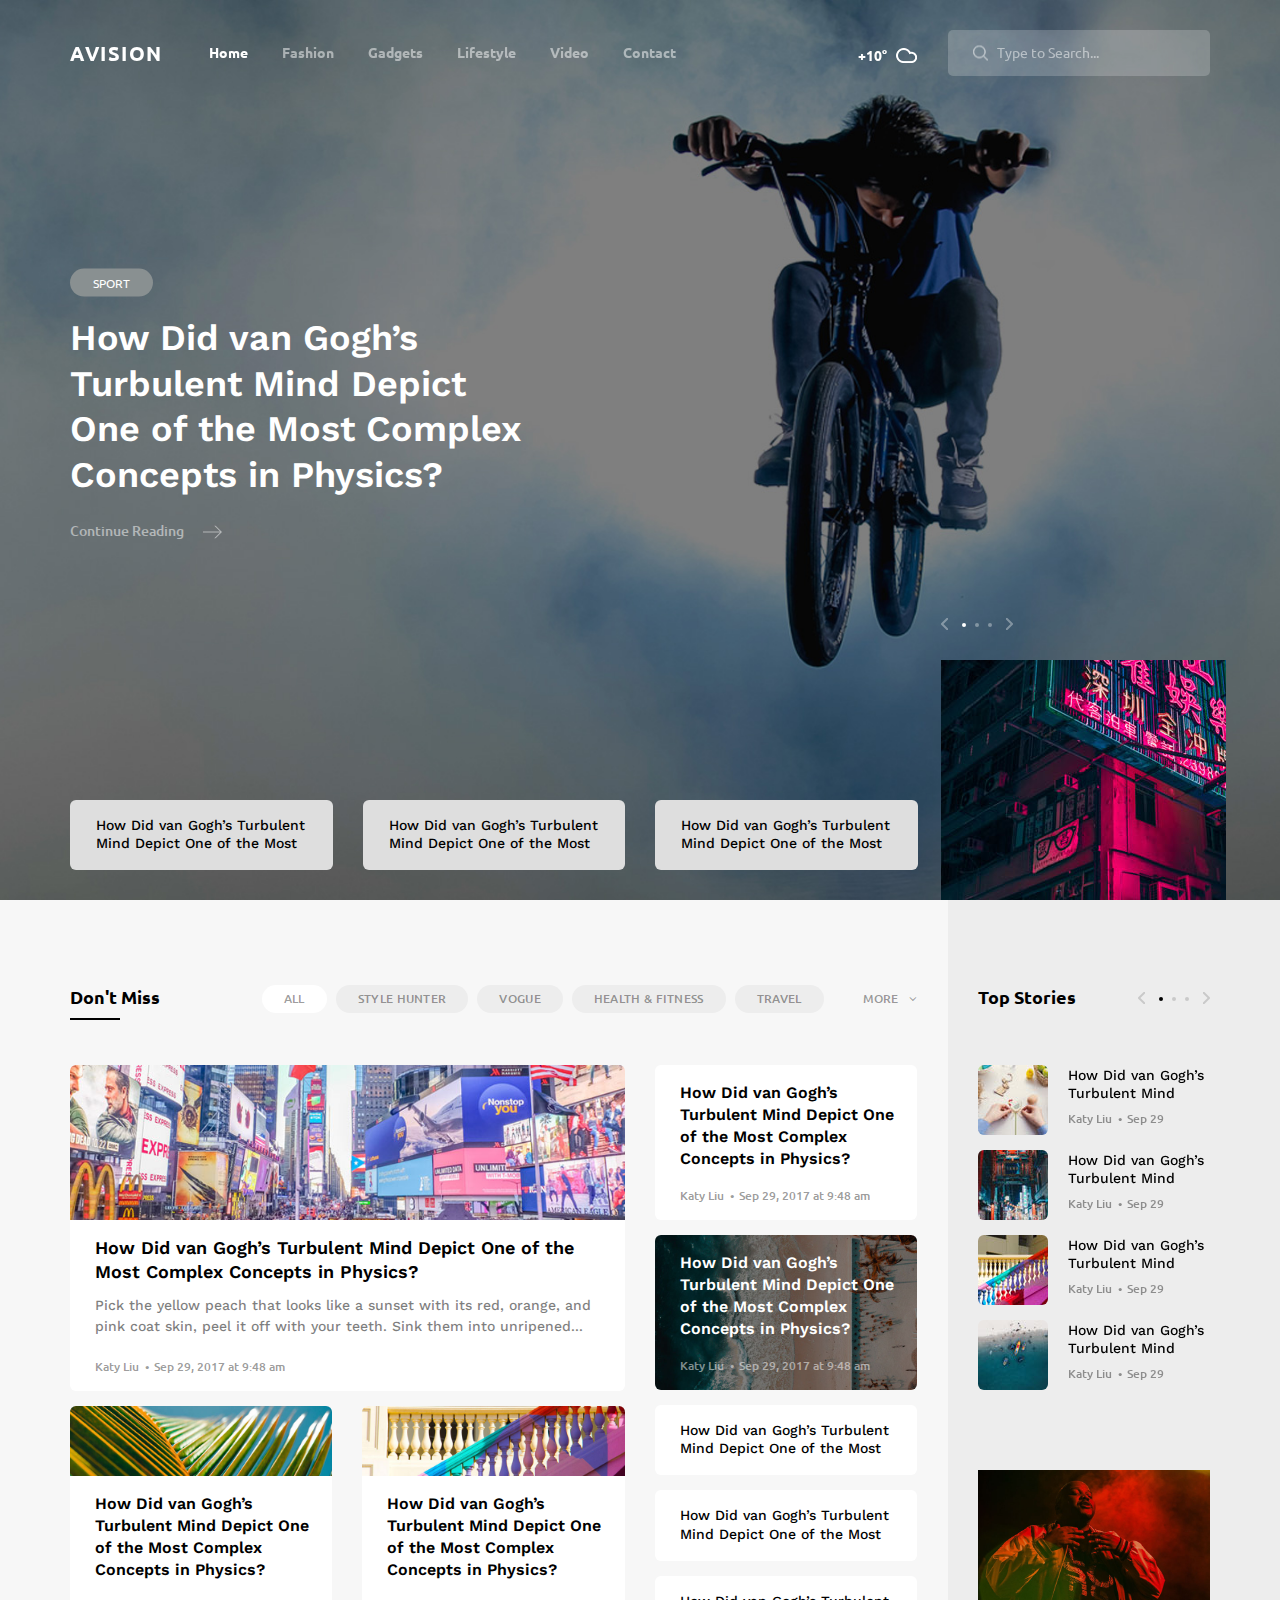
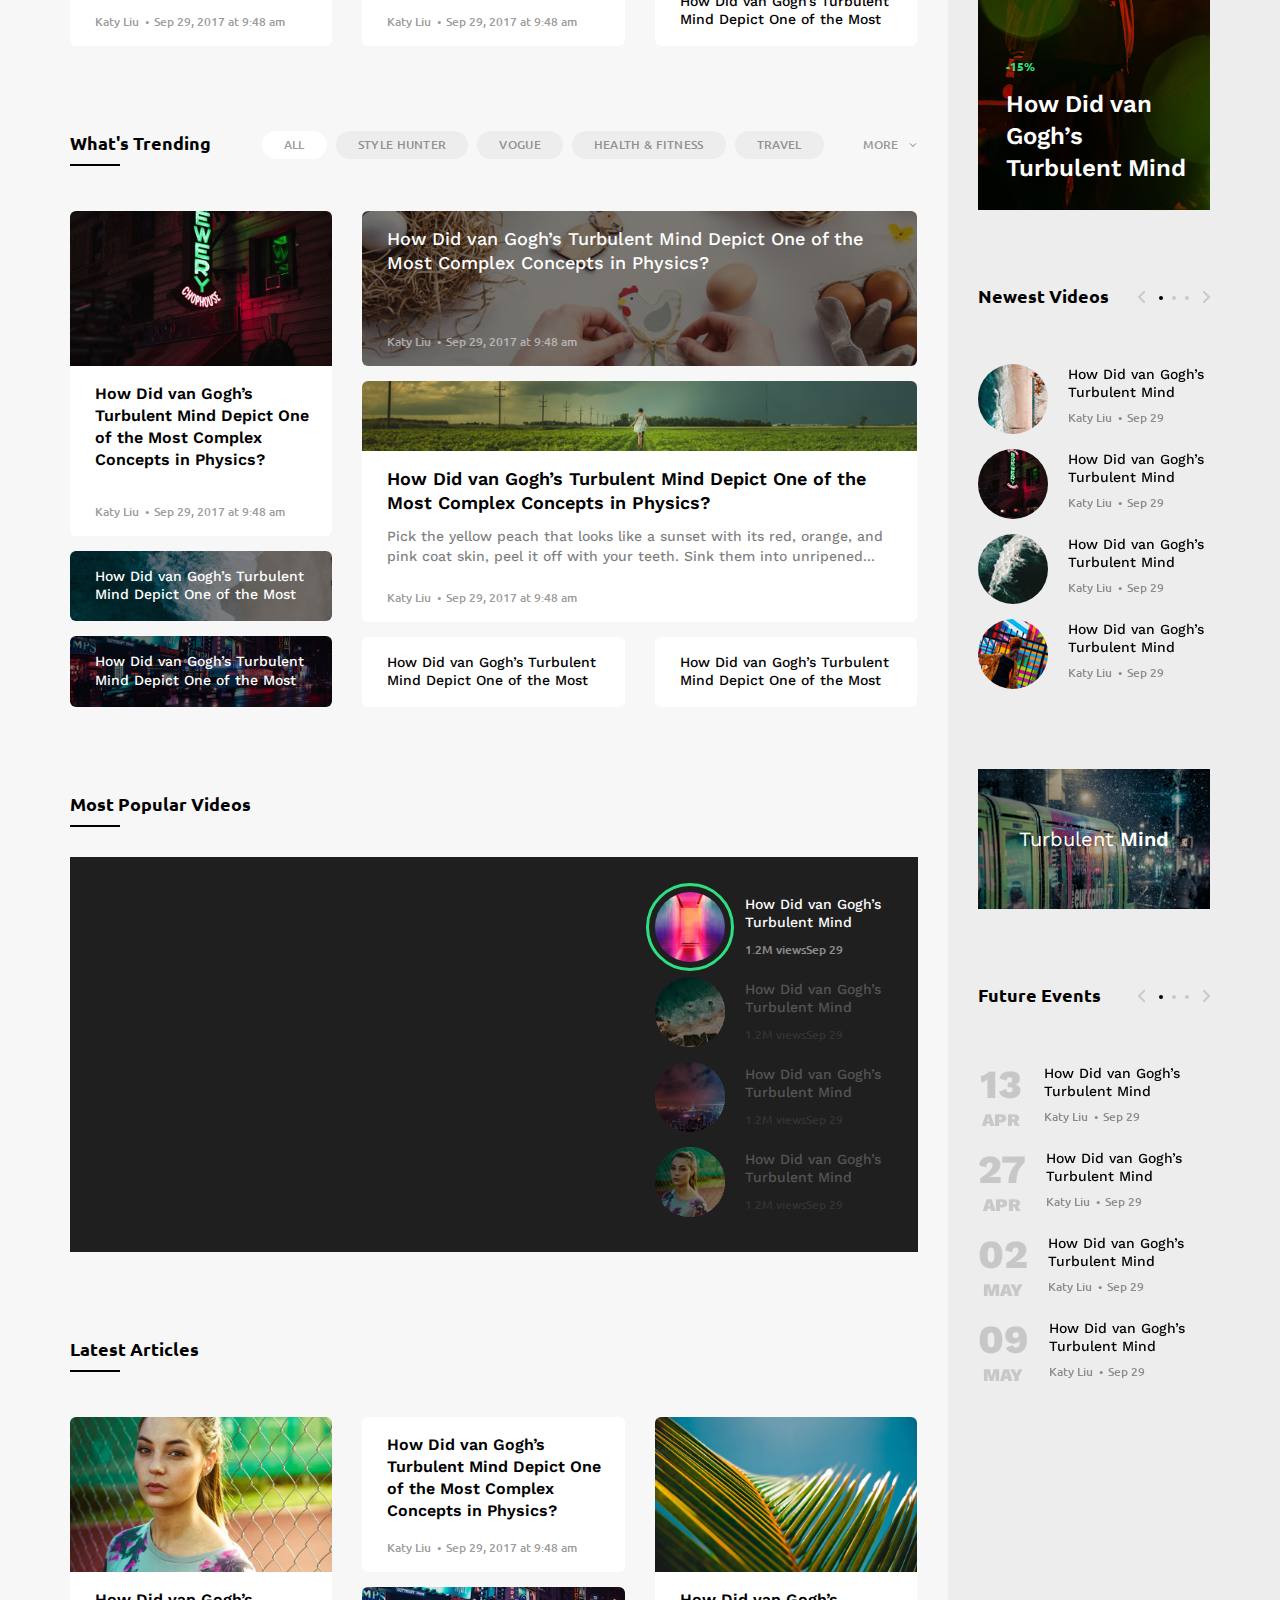
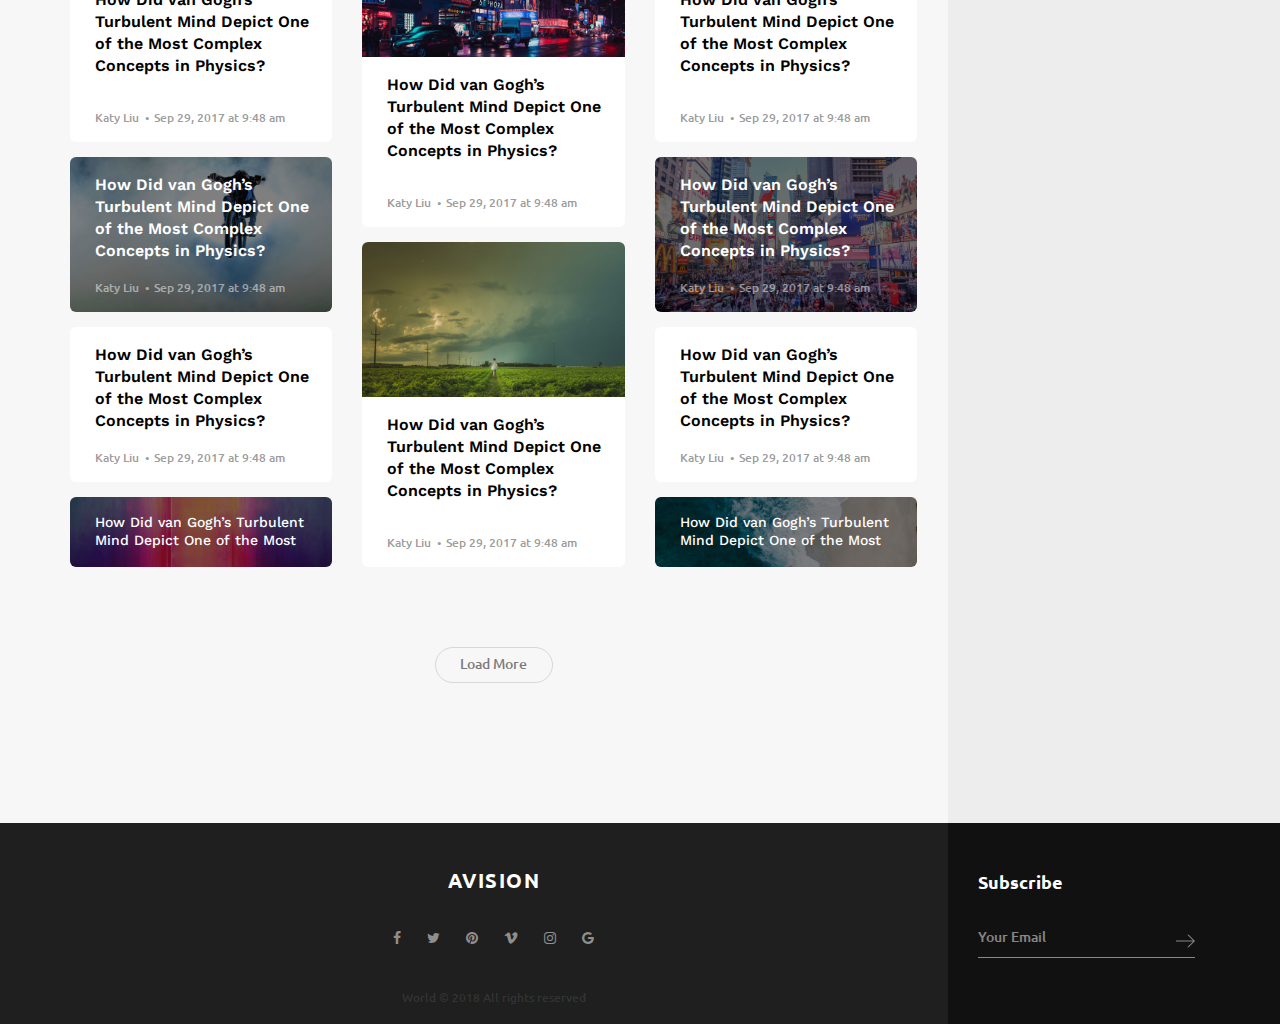
<file: index.html>
<!DOCTYPE html>
<html lang="en">
<head>
<title>Avision</title>
<meta charset="utf-8">
<meta http-equiv="X-UA-Compatible" content="IE=edge">
<meta name="description" content="Demo project">
<meta name="viewport" content="width=device-width, initial-scale=1">
<link rel="stylesheet" type="text/css" href="styles/bootstrap4/bootstrap.min.css">
<link href="plugins/font-awesome-4.7.0/css/font-awesome.min.css" rel="stylesheet" type="text/css">
<link rel="stylesheet" type="text/css" href="plugins/OwlCarousel2-2.2.1/owl.carousel.css">
<link rel="stylesheet" type="text/css" href="plugins/OwlCarousel2-2.2.1/owl.theme.default.css">
<link rel="stylesheet" type="text/css" href="plugins/OwlCarousel2-2.2.1/animate.css">
<link rel="stylesheet" type="text/css" href="plugins/jquery.mb.YTPlayer-3.1.12/jquery.mb.YTPlayer.css">
<link rel="stylesheet" type="text/css" href="styles/main_styles.css">
<link rel="stylesheet" type="text/css" href="styles/responsive.css">
</head>
<body>

<div class="super_container">

	<!-- Header -->

	<header class="header">
		<div class="container">
			<div class="row">
				<div class="col">
					<div class="header_content d-flex flex-row align-items-center justify-content-start">
						<div class="logo"><a href="#">avision</a></div>
						<nav class="main_nav">
							<ul>
								<li class="active"><a href="index.html">Home</a></li>
								<li><a href="#">Fashion</a></li>
								<li><a href="#">Gadgets</a></li>
								<li><a href="#">Lifestyle</a></li>
								<li><a href="#">Video</a></li>
								<li><a href="contact.html">Contact</a></li>
							</ul>
						</nav>
						<div class="search_container ml-auto">
							<div class="weather">
								<div class="temperature">+10°</div>
								<img class="weather_icon" src="images/cloud.png" alt="">
							</div>
							<form action="#">
								<input type="search" class="header_search_input" required="required" placeholder="Type to Search...">
								<img class="header_search_icon" src="images/search.png" alt="">
							</form>
							
						</div>
						<div class="hamburger ml-auto menu_mm">
							<i class="fa fa-bars trans_200 menu_mm" aria-hidden="true"></i>
						</div>
					</div>
				</div>
			</div>
		</div>
	</header>

	<!-- Menu -->

	<div class="menu d-flex flex-column align-items-end justify-content-start text-right menu_mm trans_400">
		<div class="menu_close_container"><div class="menu_close"><div></div><div></div></div></div>
		<div class="logo menu_mm"><a href="#">Avision</a></div>
		<div class="search">
			<form action="#">
				<input type="search" class="header_search_input menu_mm" required="required" placeholder="Type to Search...">
				<img class="header_search_icon menu_mm" src="images/search_2.png" alt="">
			</form>
		</div>
		<nav class="menu_nav">
			<ul class="menu_mm">
				<li class="menu_mm"><a href="index.html">home</a></li>
				<li class="menu_mm"><a href="#">Fashion</a></li>
				<li class="menu_mm"><a href="#">Gadgets</a></li>
				<li class="menu_mm"><a href="#">Lifestyle</a></li>
				<li class="menu_mm"><a href="#">Video</a></li>
				<li class="menu_mm"><a href="contact.html">Contact</a></li>
			</ul>
		</nav>
	</div>
	
	<!-- Home -->

	<div class="home">
		
		<!-- Home Slider -->

		<div class="home_slider_container">
			<div class="owl-carousel owl-theme home_slider">
				
				<!-- Slider Item -->
				<div class="owl-item">
					<div class="home_slider_background" style="background-image:url(images/home_slider.jpg)"></div>
					<div class="home_slider_content_container">
						<div class="container">
							<div class="row">
								<div class="col">
									<div class="home_slider_content">
										<div class="home_slider_item_category trans_200"><a href="category.html" class="trans_200">sport</a></div>
										<div class="home_slider_item_title">
											<a href="post.html">How Did van Gogh’s Turbulent Mind Depict One of the Most Complex Concepts in Physics?</a>
										</div>
										<div class="home_slider_item_link">
											<a href="post.html" class="trans_200">Continue Reading
												<svg version="1.1" id="link_arrow_1" xmlns="http://www.w3.org/2000/svg" xmlns:xlink="http://www.w3.org/1999/xlink" x="0px" y="0px"
													 width="19px" height="13px" viewBox="0 0 19 13" enable-background="new 0 0 19 13" xml:space="preserve">
													<polygon fill="#FFFFFF" points="12.475,0 11.061,0 17.081,6.021 0,6.021 0,7.021 17.038,7.021 11.06,13 12.474,13 18.974,6.5 "/>
												</svg>
											</a>
										</div>
									</div>
								</div>
							</div>
						</div>
					</div>

					<!-- Similar Posts -->
					<div class="similar_posts_container">
						<div class="container">
							<div class="row d-flex flex-row align-items-end">

								<!-- Similar Post -->
								<div class="col-lg-3 col-md-6 similar_post_col">
									<div class="similar_post trans_200">
										<a href="post.html">How Did van Gogh’s Turbulent Mind Depict One of the Most</a>
									</div>
								</div>

								<!-- Similar Post -->
								<div class="col-lg-3 col-md-6 similar_post_col">
									<div class="similar_post trans_200">
										<a href="post.html">How Did van Gogh’s Turbulent Mind Depict One of the Most</a>
									</div>
								</div>

								<!-- Similar Post -->
								<div class="col-lg-3 col-md-6 similar_post_col">
									<div class="similar_post trans_200">
										<a href="post.html">How Did van Gogh’s Turbulent Mind Depict One of the Most</a>
									</div>
								</div>

							</div>
						</div>
						
						<div class="home_slider_next_container">
							<div class="home_slider_next" style="background-image:url(images/home_slider_next.jpg)">
								<div class="home_slider_next_background trans_400"></div>
								<div class="home_slider_next_content trans_400">
									<div class="home_slider_next_title">next</div>
									<div class="home_slider_next_link">How Did van Gogh’s Turbulent Mind Depict One of the Most Complex Concepts in Physics?</div>
								</div>
							</div>
						</div>

					</div>
				</div>

				<!-- Slider Item -->
				<div class="owl-item">
					<div class="home_slider_background" style="background-image:url(images/home_slider.jpg)"></div>
					<div class="home_slider_content_container">
						<div class="container">
							<div class="row">
								<div class="col">
									<div class="home_slider_content">
										<div class="home_slider_item_category trans_200"><a href="category.html" class="trans_200">sport</a></div>
										<div class="home_slider_item_title">
											<a href="post.html">How Did van Gogh’s Turbulent Mind Depict One of the Most Complex Concepts in Physics?</a>
										</div>
										<div class="home_slider_item_link">
											<a href="post.html" class="trans_200">Continue Reading
												<svg version="1.1" id="link_arrow_1" xmlns="http://www.w3.org/2000/svg" xmlns:xlink="http://www.w3.org/1999/xlink" x="0px" y="0px"
													 width="19px" height="13px" viewBox="0 0 19 13" enable-background="new 0 0 19 13" xml:space="preserve">
													<polygon fill="#FFFFFF" points="12.475,0 11.061,0 17.081,6.021 0,6.021 0,7.021 17.038,7.021 11.06,13 12.474,13 18.974,6.5 "/>
												</svg>
											</a>
										</div>
									</div>
								</div>
							</div>
						</div>
					</div>

					<!-- Similar Posts -->
					<div class="similar_posts_container">
						<div class="container">
							<div class="row d-flex flex-row align-items-end">

								<!-- Similar Post -->
								<div class="col-lg-3 col-md-6 similar_post_col">
									<div class="similar_post trans_200">
										<a href="post.html">How Did van Gogh’s Turbulent Mind Depict One of the Most</a>
									</div>
								</div>

								<!-- Similar Post -->
								<div class="col-lg-3 col-md-6 similar_post_col">
									<div class="similar_post trans_200">
										<a href="post.html">How Did van Gogh’s Turbulent Mind Depict One of the Most</a>
									</div>
								</div>

								<!-- Similar Post -->
								<div class="col-lg-3 col-md-6 similar_post_col">
									<div class="similar_post trans_200">
										<a href="post.html">How Did van Gogh’s Turbulent Mind Depict One of the Most</a>
									</div>
								</div>

							</div>
						</div>
						
						<div class="home_slider_next_container">
							<div class="home_slider_next" style="background-image:url(images/home_slider_next.jpg)">
								<div class="home_slider_next_background trans_400"></div>
								<div class="home_slider_next_content trans_400">
									<div class="home_slider_next_title">next</div>
									<div class="home_slider_next_link">How Did van Gogh’s Turbulent Mind Depict One of the Most Complex Concepts in Physics?</div>
								</div>
							</div>
						</div>

					</div>
				</div>

				<!-- Slider Item -->
				<div class="owl-item">
					<div class="home_slider_background" style="background-image:url(images/home_slider.jpg)"></div>
					<div class="home_slider_content_container">
						<div class="container">
							<div class="row">
								<div class="col">
									<div class="home_slider_content">
										<div class="home_slider_item_category trans_200"><a href="category.html" class="trans_200">sport</a></div>
										<div class="home_slider_item_title">
											<a href="post.html">How Did van Gogh’s Turbulent Mind Depict One of the Most Complex Concepts in Physics?</a>
										</div>
										<div class="home_slider_item_link">
											<a href="post.html" class="trans_200">Continue Reading
												<svg version="1.1" id="link_arrow_1" xmlns="http://www.w3.org/2000/svg" xmlns:xlink="http://www.w3.org/1999/xlink" x="0px" y="0px"
													 width="19px" height="13px" viewBox="0 0 19 13" enable-background="new 0 0 19 13" xml:space="preserve">
													<polygon fill="#FFFFFF" points="12.475,0 11.061,0 17.081,6.021 0,6.021 0,7.021 17.038,7.021 11.06,13 12.474,13 18.974,6.5 "/>
												</svg>
											</a>
										</div>
									</div>
								</div>
							</div>
						</div>
					</div>

					<!-- Similar Posts -->
					<div class="similar_posts_container">
						<div class="container">
							<div class="row d-flex flex-row align-items-end">

								<!-- Similar Post -->
								<div class="col-lg-3 col-md-6 similar_post_col">
									<div class="similar_post trans_200">
										<a href="post.html">How Did van Gogh’s Turbulent Mind Depict One of the Most</a>
									</div>
								</div>

								<!-- Similar Post -->
								<div class="col-lg-3 col-md-6 similar_post_col">
									<div class="similar_post trans_200">
										<a href="post.html">How Did van Gogh’s Turbulent Mind Depict One of the Most</a>
									</div>
								</div>

								<!-- Similar Post -->
								<div class="col-lg-3 col-md-6 similar_post_col">
									<div class="similar_post trans_200">
										<a href="post.html">How Did van Gogh’s Turbulent Mind Depict One of the Most</a>
									</div>
								</div>

							</div>
						</div>
						
						<div class="home_slider_next_container">
							<div class="home_slider_next" style="background-image:url(images/home_slider_next.jpg)">
								<div class="home_slider_next_background trans_400"></div>
								<div class="home_slider_next_content trans_400">
									<div class="home_slider_next_title">next</div>
									<div class="home_slider_next_link">How Did van Gogh’s Turbulent Mind Depict One of the Most Complex Concepts in Physics?</div>
								</div>
							</div>
						</div>

					</div>
				</div>

			</div>

			<div class="custom_nav_container home_slider_nav_container">
				<div class="custom_prev custom_prev_home_slider">
					<svg version="1.1" xmlns="http://www.w3.org/2000/svg" xmlns:xlink="http://www.w3.org/1999/xlink" x="0px" y="0px"
						 width="7px" height="12px" viewBox="0 0 7 12" enable-background="new 0 0 7 12" xml:space="preserve">
						<polyline fill="#FFFFFF" points="0,5.61 5.609,0 7,0 7,1.438 2.438,6 7,10.563 7,12 5.609,12 -0.002,6.39 "/>
					</svg>
				</div>
		        <ul id="custom_dots" class="custom_dots custom_dots_home_slider">
					<li class="custom_dot custom_dot_home_slider active"><span></span></li>
					<li class="custom_dot custom_dot_home_slider"><span></span></li>
					<li class="custom_dot custom_dot_home_slider"><span></span></li>
				</ul>
				<div class="custom_next custom_next_home_slider">
					<svg version="1.1" xmlns="http://www.w3.org/2000/svg" xmlns:xlink="http://www.w3.org/1999/xlink" x="0px" y="0px"
						 width="7px" height="12px" viewBox="0 0 7 12" enable-background="new 0 0 7 12" xml:space="preserve">
						<polyline fill="#FFFFFF" points="6.998,6.39 1.389,12 -0.002,12 -0.002,10.562 4.561,6 -0.002,1.438 -0.002,0 1.389,0 7,5.61 "/>
					</svg>
				</div>
			</div>

		</div>
	</div>
	
	<!-- Page Content -->

	<div class="page_content">
		<div class="container">
			<div class="row row-lg-eq-height">

				<!-- Main Content -->

				<div class="col-lg-9">
					<div class="main_content">

						<!-- Blog Section - Don't Miss -->

						<div class="blog_section">
							<div class="section_panel d-flex flex-row align-items-center justify-content-start">
								<div class="section_title">Don't Miss</div>
								<div class="section_tags ml-auto">
									<ul>
										<li class="active"><a href="category.html">all</a></li>
										<li><a href="category.html">style hunter</a></li>
										<li><a href="category.html">vogue</a></li>
										<li><a href="category.html">health & fitness</a></li>
										<li><a href="category.html">travel</a></li>
									</ul>
								</div>
								<div class="section_panel_more">
									<ul>
										<li>more
											<ul>
												<li><a href="category.html">new look 2018</a></li>
												<li><a href="category.html">street fashion</a></li>
												<li><a href="category.html">business</a></li>
												<li><a href="category.html">recipes</a></li>
												<li><a href="category.html">sport</a></li>
												<li><a href="category.html">celebrities</a></li>
											</ul>
										</li>
									</ul>
								</div>
							</div>
							<div class="section_content">
								<div class="row">
									<div class="col-lg-8">

										<!-- Largest Card With Image -->
										<div class="card card_largest_with_image">
											<img class="card-img-top" src="images/post_1.jpg" alt="https://unsplash.com/@cjtagupa">
											<div class="card-body">
												<div class="card-title"><a href="post.html">How Did van Gogh’s Turbulent Mind Depict One of the Most Complex Concepts in Physics?</a></div>
												<p class="card-text">Pick the yellow peach that looks like a sunset with its red, orange, and pink coat skin, peel it off with your teeth. Sink them into unripened...</p>
												<small class="post_meta"><a href="#">Katy Liu</a><span>Sep 29, 2017 at 9:48 am</span></small>
											</div>
										</div>
										
										<div class="row post_row">

											<div class="col-lg-6">
												
												<!-- Small Card With Image -->
												<div class="card card_small_with_image">
													<img class="card-img-top" src="images/post_2.jpg" alt="https://unsplash.com/@jakobowens1">
													<div class="card-body">
														<div class="card-title card-title-small"><a href="post.html">How Did van Gogh’s Turbulent Mind Depict One of the Most Complex Concepts in Physics?</a></div>
														<small class="post_meta"><a href="#">Katy Liu</a><span>Sep 29, 2017 at 9:48 am</span></small>
													</div>
												</div>
											</div>

											<div class="col-lg-6">
												
												<!-- Small Card With Image -->
												<div class="card card_small_with_image">
													<img class="card-img-top" src="images/post_3.jpg" alt="https://unsplash.com/@jannerboy62">
													<div class="card-body">
														<div class="card-title card-title-small"><a href="post.html">How Did van Gogh’s Turbulent Mind Depict One of the Most Complex Concepts in Physics?</a></div>
														<small class="post_meta"><a href="#">Katy Liu</a><span>Sep 29, 2017 at 9:48 am</span></small>
													</div>
												</div>
											</div>

										</div>
									</div>
									<div class="col-lg-4">
										
										<!-- Small Card Without Image -->
										<div class="card card_default">
											<div class="card-body">
												<div class="card-title card-title-small"><a href="post.html">How Did van Gogh’s Turbulent Mind Depict One of the Most Complex Concepts in Physics?</a></div>
												<small class="post_meta"><a href="#">Katy Liu</a><span>Sep 29, 2017 at 9:48 am</span></small>
											</div>
										</div>

										<!-- Small Card With Background -->
										<div class="card card_default card_small_with_background">
											<div class="card_background" style="background-image:url(images/post_4.jpg)"></div>
											<div class="card-body">
												<div class="card-title card-title-small"><a href="post.html">How Did van Gogh’s Turbulent Mind Depict One of the Most Complex Concepts in Physics?</a></div>
												<small class="post_meta"><a href="#">Katy Liu</a><span>Sep 29, 2017 at 9:48 am</span></small>
											</div>
										</div>

										<!-- Default Card No Image -->

										<div class="card card_default card_default_no_image">
											<div class="card-body">
												<div class="card-title card-title-small"><a href="post.html">How Did van Gogh’s Turbulent Mind Depict One of the Most</a></div>
											</div>
										</div>

										<!-- Default Card No Image -->

										<div class="card card_default card_default_no_image">
											<div class="card-body">
												<div class="card-title card-title-small"><a href="post.html">How Did van Gogh’s Turbulent Mind Depict One of the Most</a></div>
											</div>
										</div>

										<!-- Default Card No Image -->

										<div class="card card_default card_default_no_image">
											<div class="card-body">
												<div class="card-title card-title-small"><a href="post.html">How Did van Gogh’s Turbulent Mind Depict One of the Most</a></div>
											</div>
										</div>
										
									</div>
								</div>
							</div>
						</div>

						<!-- Blog Section - What's Trending -->

						<div class="blog_section">
							<div class="section_panel d-flex flex-row align-items-center justify-content-start">
								<div class="section_title">What's Trending</div>
								<div class="section_tags ml-auto">
									<ul>
										<li class="active"><a href="category.html">all</a></li>
										<li><a href="category.html">style hunter</a></li>
										<li><a href="category.html">vogue</a></li>
										<li><a href="category.html">health & fitness</a></li>
										<li><a href="category.html">travel</a></li>
									</ul>
								</div>
								<div class="section_panel_more">
									<ul>
										<li>more
											<ul>
												<li><a href="category.html">new look 2018</a></li>
												<li><a href="category.html">street fashion</a></li>
												<li><a href="category.html">business</a></li>
												<li><a href="category.html">recipes</a></li>
												<li><a href="category.html">sport</a></li>
												<li><a href="category.html">celebrities</a></li>
											</ul>
										</li>
									</ul>
								</div>
							</div>
							<div class="section_content">
								<div class="row">
									<div class="col-lg-4">
										
										<!-- Default Card With Image -->
										<div class="card card_small_with_image">
											<img class="card-img-top" src="images/post_5.jpg" alt="">
											<div class="card-body">
												<div class="card-title card-title-small"><a href="post.html">How Did van Gogh’s Turbulent Mind Depict One of the Most Complex Concepts in Physics?</a></div>
												<small class="post_meta"><a href="#">Katy Liu</a><span>Sep 29, 2017 at 9:48 am</span></small>
											</div>
										</div>

										<!-- Default Card With Background -->

										<div class="card card_default card_default_with_background">
											<div class="card_background" style="background-image:url(images/post_6.jpg)"></div>
											<div class="card-body">
												<div class="card-title card-title-small"><a href="post.html">How Did van Gogh’s Turbulent Mind Depict One of the Most</a></div>
											</div>
										</div>

										<!-- Default Card With Background -->

										<div class="card card_default card_default_with_background">
											<div class="card_background" style="background-image:url(images/post_7.jpg)"></div>
											<div class="card-body">
												<div class="card-title card-title-small"><a href="post.html">How Did van Gogh’s Turbulent Mind Depict One of the Most</a></div>
											</div>
										</div>

									</div>
									<div class="col-lg-8">
										
										<!-- Large Card With Background -->
										<div class="card card_large_with_background">
											<div class="card_background" style="background-image:url(images/post_8.jpg)"></div>
											<div class="card-body">
												<div class="card-title"><a href="post.html">How Did van Gogh’s Turbulent Mind Depict One of the Most Complex Concepts in Physics?</a></div>
												<small class="post_meta"><a href="#">Katy Liu</a><span>Sep 29, 2017 at 9:48 am</span></small>
											</div>
										</div>

										<!-- Large Card With Image -->
										<div class="card">
											<img class="card-img-top" src="images/post_9.jpg" alt="">
											<div class="card-body">
												<div class="card-title"><a href="post.html">How Did van Gogh’s Turbulent Mind Depict One of the Most Complex Concepts in Physics?</a></div>
												<p class="card-text">Pick the yellow peach that looks like a sunset with its red, orange, and pink coat skin, peel it off with your teeth. Sink them into unripened...</p>
												<small class="post_meta"><a href="#">Katy Liu</a><span>Sep 29, 2017 at 9:48 am</span></small>
											</div>
										</div>

										<div class="row">
											<div class="col-lg-6">
												<!-- Default Card No Image -->
												<div class="card card_default card_default_no_image">
													<div class="card-body">
														<div class="card-title card-title-small"><a href="post.html">How Did van Gogh’s Turbulent Mind Depict One of the Most</a></div>
													</div>
												</div>

											</div>

											<div class="col-lg-6">
												<!-- Default Card No Image -->
												<div class="card card_default card_default_no_image">
													<div class="card-body">
														<div class="card-title card-title-small"><a href="post.html">How Did van Gogh’s Turbulent Mind Depict One of the Most</a></div>
													</div>
												</div>

											</div>
										</div>

									</div>
								</div>
							</div>
						</div>

						<!-- Blog Section - Videos -->

						<div class="blog_section">
							<div class="section_panel d-flex flex-row align-items-center justify-content-start">
								<div class="section_title">Most Popular Videos</div>
							</div>
							<div class="section_content">
								<div class="row">
									<div class="col">
										<div class="videos">
											<div class="player_container">
												<div id="P1" class="player" 
												     data-property="{videoURL:'2ScS5kwm7nI',containment:'self',startAt:0,mute:false,autoPlay:false,loop:false,opacity:1}">
												</div>
											</div>
											<div class="playlist">
												<div class="playlist_background"></div>

												<!-- Video -->
												<div class="video_container video_command active" onclick="jQuery('#P1').YTPChangeVideo({videoURL: '2ScS5kwm7nI', mute:false, addRaster:true})">
													<div class="video d-flex flex-row align-items-center justify-content-start">
														<div class="video_image"><div><img src="images/video_1.jpg" alt=""></div><img class="play_img" src="images/play.png" alt=""></div>
														<div class="video_content">
															<div class="video_title">How Did van Gogh’s Turbulent Mind</div>
															<div class="video_info"><span>1.2M views</span><span>Sep 29</span></div>
														</div>
													</div>
												</div>

												<!-- Video -->
												<div class="video_container video_command" onclick="jQuery('#P1').YTPChangeVideo({videoURL: 'BzMLA8YIgG0', mute:false, addRaster:true})">
													<div class="video d-flex flex-row align-items-center justify-content-start">
														<div class="video_image"><div><img src="images/video_2.jpg" alt=""></div><img class="play_img" src="images/play.png" alt=""></div>
														<div class="video_content">
															<div class="video_title">How Did van Gogh’s Turbulent Mind</div>
															<div class="video_info"><span>1.2M views</span><span>Sep 29</span></div>
														</div>
													</div>
												</div>

												<!-- Video -->
												<div class="video_container video_command" onclick="jQuery('#P1').YTPChangeVideo({videoURL: 'bpbcSdqvtUQ', mute:false, addRaster:true})">
													<div class="video d-flex flex-row align-items-center justify-content-start">
														<div class="video_image"><div><img src="images/video_3.jpg" alt=""></div><img class="play_img" src="images/play.png" alt=""></div>
														<div class="video_content">
															<div class="video_title">How Did van Gogh’s Turbulent Mind</div>
															<div class="video_info"><span>1.2M views</span><span>Sep 29</span></div>
														</div>
													</div>
												</div>

												<!-- Video -->
												<div class="video_container video_command" onclick="jQuery('#P1').YTPChangeVideo({videoURL: 'UjYemgbhJF0', mute:false, addRaster:true})">
													<div class="video d-flex flex-row align-items-center justify-content-start">
														<div class="video_image"><div><img src="images/video_4.jpg" alt=""></div><img class="play_img" src="images/play.png" alt=""></div>
														<div class="video_content">
															<div class="video_title">How Did van Gogh’s Turbulent Mind</div>
															<div class="video_info"><span>1.2M views</span><span>Sep 29</span></div>
														</div>
													</div>
												</div>

											</div>
										</div>
									</div>
								</div>
							</div>
						</div>

						<!-- Blog Section - Latest -->

						<div class="blog_section">
							<div class="section_panel d-flex flex-row align-items-center justify-content-start">
								<div class="section_title">Latest Articles</div>
							</div>
							<div class="section_content">
								<div class="row">
									<div class="col-lg-4">

										<!-- Small Card With Image -->
										<div class="card card_small_with_image">
											<img class="card-img-top" src="images/post_10.jpg" alt="">
											<div class="card-body">
												<div class="card-title card-title-small"><a href="post.html">How Did van Gogh’s Turbulent Mind Depict One of the Most Complex Concepts in Physics?</a></div>
												<small class="post_meta"><a href="#">Katy Liu</a><span>Sep 29, 2017 at 9:48 am</span></small>
											</div>
										</div>

										<!-- Small Card With Background -->
										<div class="card card_default card_small_with_background">
											<div class="card_background" style="background-image:url(images/post_11.jpg)"></div>
											<div class="card-body">
												<div class="card-title card-title-small"><a href="post.html">How Did van Gogh’s Turbulent Mind Depict One of the Most Complex Concepts in Physics?</a></div>
												<small class="post_meta"><a href="#">Katy Liu</a><span>Sep 29, 2017 at 9:48 am</span></small>
											</div>
										</div>

										<!-- Small Card Without Image -->
										<div class="card card_default">
											<div class="card-body">
												<div class="card-title card-title-small"><a href="post.html">How Did van Gogh’s Turbulent Mind Depict One of the Most Complex Concepts in Physics?</a></div>
												<small class="post_meta"><a href="#">Katy Liu</a><span>Sep 29, 2017 at 9:48 am</span></small>
											</div>
										</div>

										<!-- Default Card With Background -->

										<div class="card card_default card_default_with_background">
											<div class="card_background" style="background-image:url(images/post_12.jpg)"></div>
											<div class="card-body">
												<div class="card-title card-title-small"><a href="post.html">How Did van Gogh’s Turbulent Mind Depict One of the Most</a></div>
											</div>
										</div>
										
									</div>

									<div class="col-lg-4">
										
										<!-- Small Card Without Image -->
										<div class="card card_default">
											<div class="card-body">
												<div class="card-title card-title-small"><a href="post.html">How Did van Gogh’s Turbulent Mind Depict One of the Most Complex Concepts in Physics?</a></div>
												<small class="post_meta"><a href="#">Katy Liu</a><span>Sep 29, 2017 at 9:48 am</span></small>
											</div>
										</div>

										<!-- Small Card With Image -->
										<div class="card card_small_with_image">
											<img class="card-img-top" src="images/post_13.jpg" alt="https://unsplash.com/@jakobowens1">
											<div class="card-body">
												<div class="card-title card-title-small"><a href="post.html">How Did van Gogh’s Turbulent Mind Depict One of the Most Complex Concepts in Physics?</a></div>
												<small class="post_meta"><a href="#">Katy Liu</a><span>Sep 29, 2017 at 9:48 am</span></small>
											</div>
										</div>

										<!-- Small Card With Image -->
										<div class="card card_small_with_image">
											<img class="card-img-top" src="images/post_14.jpg" alt="">
											<div class="card-body">
												<div class="card-title card-title-small"><a href="post.html">How Did van Gogh’s Turbulent Mind Depict One of the Most Complex Concepts in Physics?</a></div>
												<small class="post_meta"><a href="#">Katy Liu</a><span>Sep 29, 2017 at 9:48 am</span></small>
											</div>
										</div>

									</div>

									<div class="col-lg-4">
										
										<!-- Small Card With Image -->
										<div class="card card_small_with_image">
											<img class="card-img-top" src="images/post_15.jpg" alt="">
											<div class="card-body">
												<div class="card-title card-title-small"><a href="post.html">How Did van Gogh’s Turbulent Mind Depict One of the Most Complex Concepts in Physics?</a></div>
												<small class="post_meta"><a href="#">Katy Liu</a><span>Sep 29, 2017 at 9:48 am</span></small>
											</div>
										</div>

										<!-- Small Card With Background -->
										<div class="card card_default card_small_with_background">
											<div class="card_background" style="background-image:url(images/post_16.jpg)"></div>
											<div class="card-body">
												<div class="card-title card-title-small"><a href="post.html">How Did van Gogh’s Turbulent Mind Depict One of the Most Complex Concepts in Physics?</a></div>
												<small class="post_meta"><a href="#">Katy Liu</a><span>Sep 29, 2017 at 9:48 am</span></small>
											</div>
										</div>

										<!-- Small Card Without Image -->
										<div class="card card_default">
											<div class="card-body">
												<div class="card-title card-title-small"><a href="post.html">How Did van Gogh’s Turbulent Mind Depict One of the Most Complex Concepts in Physics?</a></div>
												<small class="post_meta"><a href="#">Katy Liu</a><span>Sep 29, 2017 at 9:48 am</span></small>
											</div>
										</div>

										<!-- Default Card With Background -->

										<div class="card card_default card_default_with_background">
											<div class="card_background" style="background-image:url(images/post_6.jpg)"></div>
											<div class="card-body">
												<div class="card-title card-title-small"><a href="post.html">How Did van Gogh’s Turbulent Mind Depict One of the Most</a></div>
											</div>
										</div>

									</div>
								</div>
							</div>
						</div>

					</div>
					<div class="load_more">
						<div id="load_more" class="load_more_button text-center trans_200">Load More</div>
					</div>
				</div>

				<!-- Sidebar -->

				<div class="col-lg-3">
					<div class="sidebar">
						<div class="sidebar_background"></div>

						<!-- Top Stories -->

						<div class="sidebar_section">
							<div class="sidebar_title_container">
								<div class="sidebar_title">Top Stories</div>
								<div class="sidebar_slider_nav">
									<div class="custom_nav_container sidebar_slider_nav_container">
										<div class="custom_prev custom_prev_top">
											<svg version="1.1" xmlns="http://www.w3.org/2000/svg" xmlns:xlink="http://www.w3.org/1999/xlink" x="0px" y="0px"
												 width="7px" height="12px" viewBox="0 0 7 12" enable-background="new 0 0 7 12" xml:space="preserve">
												<polyline fill="#bebebe" points="0,5.61 5.609,0 7,0 7,1.438 2.438,6 7,10.563 7,12 5.609,12 -0.002,6.39 "/>
											</svg>
										</div>
								        <ul id="custom_dots" class="custom_dots custom_dots_top">
											<li class="custom_dot custom_dot_top active"><span></span></li>
											<li class="custom_dot custom_dot_top"><span></span></li>
											<li class="custom_dot custom_dot_top"><span></span></li>
										</ul>
										<div class="custom_next custom_next_top">
											<svg version="1.1" xmlns="http://www.w3.org/2000/svg" xmlns:xlink="http://www.w3.org/1999/xlink" x="0px" y="0px"
												 width="7px" height="12px" viewBox="0 0 7 12" enable-background="new 0 0 7 12" xml:space="preserve">
												<polyline fill="#bebebe" points="6.998,6.39 1.389,12 -0.002,12 -0.002,10.562 4.561,6 -0.002,1.438 -0.002,0 1.389,0 7,5.61 "/>
											</svg>
										</div>
									</div>
								</div>
							</div>
							<div class="sidebar_section_content">

								<!-- Top Stories Slider -->
								<div class="sidebar_slider_container">
									<div class="owl-carousel owl-theme sidebar_slider_top">

										<!-- Top Stories Slider Item -->
										<div class="owl-item">

											<!-- Sidebar Post -->
											<div class="side_post">
												<a href="post.html">
													<div class="d-flex flex-row align-items-center justify-content-start">
														<div class="side_post_image"><div><img src="images/top_1.jpg" alt=""></div></div>
														<div class="side_post_content">
															<div class="side_post_title">How Did van Gogh’s Turbulent Mind</div>
															<small class="post_meta">Katy Liu<span>Sep 29</span></small>
														</div>
													</div>
												</a>
											</div>

											<!-- Sidebar Post -->
											<div class="side_post">
												<a href="post.html">
													<div class="d-flex flex-row align-items-center justify-content-start">
														<div class="side_post_image"><div><img src="images/top_2.jpg" alt=""></div></div>
														<div class="side_post_content">
															<div class="side_post_title">How Did van Gogh’s Turbulent Mind</div>
															<small class="post_meta">Katy Liu<span>Sep 29</span></small>
														</div>
													</div>
												</a>
											</div>

											<!-- Sidebar Post -->
											<div class="side_post">
												<a href="post.html">
													<div class="d-flex flex-row align-items-center justify-content-start">
														<div class="side_post_image"><div><img src="images/top_3.jpg" alt=""></div></div>
														<div class="side_post_content">
															<div class="side_post_title">How Did van Gogh’s Turbulent Mind</div>
															<small class="post_meta">Katy Liu<span>Sep 29</span></small>
														</div>
													</div>
												</a>
											</div>

											<!-- Sidebar Post -->
											<div class="side_post">
												<a href="post.html">
													<div class="d-flex flex-row align-items-center justify-content-start">
														<div class="side_post_image"><div><img src="images/top_4.jpg" alt=""></div></div>
														<div class="side_post_content">
															<div class="side_post_title">How Did van Gogh’s Turbulent Mind</div>
															<small class="post_meta">Katy Liu<span>Sep 29</span></small>
														</div>
													</div>
												</a>
											</div>

										</div>

										<!-- Top Stories Slider Item -->
										<div class="owl-item">

											<!-- Sidebar Post -->
											<div class="side_post">
												<a href="post.html">
													<div class="d-flex flex-row align-items-center justify-content-start">
														<div class="side_post_image"><div><img src="images/top_1.jpg" alt=""></div></div>
														<div class="side_post_content">
															<div class="side_post_title">How Did van Gogh’s Turbulent Mind</div>
															<small class="post_meta">Katy Liu<span>Sep 29</span></small>
														</div>
													</div>
												</a>
											</div>

											<!-- Sidebar Post -->
											<div class="side_post">
												<a href="post.html">
													<div class="d-flex flex-row align-items-center justify-content-start">
														<div class="side_post_image"><div><img src="images/top_2.jpg" alt=""></div></div>
														<div class="side_post_content">
															<div class="side_post_title">How Did van Gogh’s Turbulent Mind</div>
															<small class="post_meta">Katy Liu<span>Sep 29</span></small>
														</div>
													</div>
												</a>
											</div>

											<!-- Sidebar Post -->
											<div class="side_post">
												<a href="post.html">
													<div class="d-flex flex-row align-items-center justify-content-start">
														<div class="side_post_image"><div><img src="images/top_3.jpg" alt=""></div></div>
														<div class="side_post_content">
															<div class="side_post_title">How Did van Gogh’s Turbulent Mind</div>
															<small class="post_meta">Katy Liu<span>Sep 29</span></small>
														</div>
													</div>
												</a>
											</div>

											<!-- Sidebar Post -->
											<div class="side_post">
												<a href="post.html">
													<div class="d-flex flex-row align-items-center justify-content-start">
														<div class="side_post_image"><div><img src="images/top_4.jpg" alt=""></div></div>
														<div class="side_post_content">
															<div class="side_post_title">How Did van Gogh’s Turbulent Mind</div>
															<small class="post_meta">Katy Liu<span>Sep 29</span></small>
														</div>
													</div>
												</a>
											</div>

										</div>

										<!-- Top Stories Slider Item -->
										<div class="owl-item">

											<!-- Sidebar Post -->
											<div class="side_post">
												<a href="post.html">
													<div class="d-flex flex-row align-items-center justify-content-start">
														<div class="side_post_image"><div><img src="images/top_1.jpg" alt=""></div></div>
														<div class="side_post_content">
															<div class="side_post_title">How Did van Gogh’s Turbulent Mind</div>
															<small class="post_meta">Katy Liu<span>Sep 29</span></small>
														</div>
													</div>
												</a>
											</div>

											<!-- Sidebar Post -->
											<div class="side_post">
												<a href="post.html">
													<div class="d-flex flex-row align-items-center justify-content-start">
														<div class="side_post_image"><div><img src="images/top_2.jpg" alt=""></div></div>
														<div class="side_post_content">
															<div class="side_post_title">How Did van Gogh’s Turbulent Mind</div>
															<small class="post_meta">Katy Liu<span>Sep 29</span></small>
														</div>
													</div>
												</a>
											</div>

											<!-- Sidebar Post -->
											<div class="side_post">
												<a href="post.html">
													<div class="d-flex flex-row align-items-center justify-content-start">
														<div class="side_post_image"><div><img src="images/top_3.jpg" alt=""></div></div>
														<div class="side_post_content">
															<div class="side_post_title">How Did van Gogh’s Turbulent Mind</div>
															<small class="post_meta">Katy Liu<span>Sep 29</span></small>
														</div>
													</div>
												</a>
											</div>

											<!-- Sidebar Post -->
											<div class="side_post">
												<a href="post.html">
													<div class="d-flex flex-row align-items-center justify-content-start">
														<div class="side_post_image"><div><img src="images/top_4.jpg" alt=""></div></div>
														<div class="side_post_content">
															<div class="side_post_title">How Did van Gogh’s Turbulent Mind</div>
															<small class="post_meta">Katy Liu<span>Sep 29</span></small>
														</div>
													</div>
												</a>
											</div>

										</div>

									</div>
								</div>
							</div>
						</div>

						<!-- Advertising -->

						<div class="sidebar_section">
							<div class="advertising">
								<div class="advertising_background" style="background-image:url(images/post_17.jpg)"></div>
								<div class="advertising_content d-flex flex-column align-items-start justify-content-end">
									<div class="advertising_perc">-15%</div>
									<div class="advertising_link"><a href="#">How Did van Gogh’s Turbulent Mind</a></div>
								</div>
							</div>
						</div>

						<!-- Newest Videos -->

						<div class="sidebar_section newest_videos">
							<div class="sidebar_title_container">
								<div class="sidebar_title">Newest Videos</div>
								<div class="sidebar_slider_nav">
									<div class="custom_nav_container sidebar_slider_nav_container">
										<div class="custom_prev custom_prev_vid">
											<svg version="1.1" xmlns="http://www.w3.org/2000/svg" xmlns:xlink="http://www.w3.org/1999/xlink" x="0px" y="0px"
												 width="7px" height="12px" viewBox="0 0 7 12" enable-background="new 0 0 7 12" xml:space="preserve">
												<polyline fill="#bebebe" points="0,5.61 5.609,0 7,0 7,1.438 2.438,6 7,10.563 7,12 5.609,12 -0.002,6.39 "/>
											</svg>
										</div>
								        <ul id="custom_dots" class="custom_dots custom_dots_vid">
											<li class="custom_dot custom_dot_vid active"><span></span></li>
											<li class="custom_dot custom_dot_vid"><span></span></li>
											<li class="custom_dot custom_dot_vid"><span></span></li>
										</ul>
										<div class="custom_next custom_next_vid">
											<svg version="1.1" xmlns="http://www.w3.org/2000/svg" xmlns:xlink="http://www.w3.org/1999/xlink" x="0px" y="0px"
												 width="7px" height="12px" viewBox="0 0 7 12" enable-background="new 0 0 7 12" xml:space="preserve">
												<polyline fill="#bebebe" points="6.998,6.39 1.389,12 -0.002,12 -0.002,10.562 4.561,6 -0.002,1.438 -0.002,0 1.389,0 7,5.61 "/>
											</svg>
										</div>
									</div>
								</div>
							</div>
							<div class="sidebar_section_content">

								<!-- Sidebar Slider -->
								<div class="sidebar_slider_container">
									<div class="owl-carousel owl-theme sidebar_slider_vid">

										<!-- Newest Videos Slider Item -->
										<div class="owl-item">

											<!-- Newest Videos Post -->
											<div class="side_post">
												<a href="post.html">
													<div class="d-flex flex-row align-items-center justify-content-start">
														<div class="side_post_image"><div><img src="images/vid_1.jpg" alt=""></div></div>
														<div class="side_post_content">
															<div class="side_post_title">How Did van Gogh’s Turbulent Mind</div>
															<small class="post_meta">Katy Liu<span>Sep 29</span></small>
														</div>
													</div>
												</a>
											</div>

											<!-- Newest Videos Post -->
											<div class="side_post">
												<a href="post.html">
													<div class="d-flex flex-row align-items-center justify-content-start">
														<div class="side_post_image"><div><img src="images/vid_2.jpg" alt=""></div></div>
														<div class="side_post_content">
															<div class="side_post_title">How Did van Gogh’s Turbulent Mind</div>
															<small class="post_meta">Katy Liu<span>Sep 29</span></small>
														</div>
													</div>
												</a>
											</div>

											<!-- Newest Videos Post -->
											<div class="side_post">
												<a href="post.html">
													<div class="d-flex flex-row align-items-center justify-content-start">
														<div class="side_post_image"><div><img src="images/vid_3.jpg" alt=""></div></div>
														<div class="side_post_content">
															<div class="side_post_title">How Did van Gogh’s Turbulent Mind</div>
															<small class="post_meta">Katy Liu<span>Sep 29</span></small>
														</div>
													</div>
												</a>
											</div>

											<!-- Newest Videos Post -->
											<div class="side_post">
												<a href="post.html">
													<div class="d-flex flex-row align-items-center justify-content-start">
														<div class="side_post_image"><div><img src="images/vid_4.jpg" alt=""></div></div>
														<div class="side_post_content">
															<div class="side_post_title">How Did van Gogh’s Turbulent Mind</div>
															<small class="post_meta">Katy Liu<span>Sep 29</span></small>
														</div>
													</div>
												</a>
											</div>

										</div>

										<!-- Newest Videos Slider Item -->
										<div class="owl-item">

											<!-- Newest Videos Post -->
											<div class="side_post">
												<a href="post.html">
													<div class="d-flex flex-row align-items-center justify-content-start">
														<div class="side_post_image"><div><img src="images/vid_1.jpg" alt=""></div></div>
														<div class="side_post_content">
															<div class="side_post_title">How Did van Gogh’s Turbulent Mind</div>
															<small class="post_meta">Katy Liu<span>Sep 29</span></small>
														</div>
													</div>
												</a>
											</div>

											<!-- Newest Videos Post -->
											<div class="side_post">
												<a href="post.html">
													<div class="d-flex flex-row align-items-center justify-content-start">
														<div class="side_post_image"><div><img src="images/vid_2.jpg" alt=""></div></div>
														<div class="side_post_content">
															<div class="side_post_title">How Did van Gogh’s Turbulent Mind</div>
															<small class="post_meta">Katy Liu<span>Sep 29</span></small>
														</div>
													</div>
												</a>
											</div>

											<!-- Newest Videos Post -->
											<div class="side_post">
												<a href="post.html">
													<div class="d-flex flex-row align-items-center justify-content-start">
														<div class="side_post_image"><div><img src="images/vid_3.jpg" alt=""></div></div>
														<div class="side_post_content">
															<div class="side_post_title">How Did van Gogh’s Turbulent Mind</div>
															<small class="post_meta">Katy Liu<span>Sep 29</span></small>
														</div>
													</div>
												</a>
											</div>

											<!-- Newest Videos Post -->
											<div class="side_post">
												<a href="post.html">
													<div class="d-flex flex-row align-items-center justify-content-start">
														<div class="side_post_image"><div><img src="images/vid_4.jpg" alt=""></div></div>
														<div class="side_post_content">
															<div class="side_post_title">How Did van Gogh’s Turbulent Mind</div>
															<small class="post_meta">Katy Liu<span>Sep 29</span></small>
														</div>
													</div>
												</a>
											</div>

										</div>

										<!-- Newest Videos Slider Item -->
										<div class="owl-item">

											<!-- Newest Videos Post -->
											<div class="side_post">
												<a href="post.html">
													<div class="d-flex flex-row align-items-center justify-content-start">
														<div class="side_post_image"><div><img src="images/vid_1.jpg" alt=""></div></div>
														<div class="side_post_content">
															<div class="side_post_title">How Did van Gogh’s Turbulent Mind</div>
															<small class="post_meta">Katy Liu<span>Sep 29</span></small>
														</div>
													</div>
												</a>
											</div>

											<!-- Newest Videos Post -->
											<div class="side_post">
												<a href="post.html">
													<div class="d-flex flex-row align-items-center justify-content-start">
														<div class="side_post_image"><div><img src="images/vid_2.jpg" alt=""></div></div>
														<div class="side_post_content">
															<div class="side_post_title">How Did van Gogh’s Turbulent Mind</div>
															<small class="post_meta">Katy Liu<span>Sep 29</span></small>
														</div>
													</div>
												</a>
											</div>

											<!-- Newest Videos Post -->
											<div class="side_post">
												<a href="post.html">
													<div class="d-flex flex-row align-items-center justify-content-start">
														<div class="side_post_image"><div><img src="images/vid_3.jpg" alt=""></div></div>
														<div class="side_post_content">
															<div class="side_post_title">How Did van Gogh’s Turbulent Mind</div>
															<small class="post_meta">Katy Liu<span>Sep 29</span></small>
														</div>
													</div>
												</a>
											</div>

											<!-- Newest Videos Post -->
											<div class="side_post">
												<a href="post.html">
													<div class="d-flex flex-row align-items-center justify-content-start">
														<div class="side_post_image"><div><img src="images/vid_4.jpg" alt=""></div></div>
														<div class="side_post_content">
															<div class="side_post_title">How Did van Gogh’s Turbulent Mind</div>
															<small class="post_meta">Katy Liu<span>Sep 29</span></small>
														</div>
													</div>
												</a>
											</div>

										</div>

									</div>
								</div>
							</div>
						</div>

						<!-- Advertising 2 -->

						<div class="sidebar_section">
							<div class="advertising_2">
								<div class="advertising_background" style="background-image:url(images/post_18.jpg)"></div>
								<div class="advertising_2_content d-flex flex-column align-items-center justify-content-center">
									<div class="advertising_2_link"><a href="#">Turbulent <span>Mind</span></a></div>
								</div>
							</div>
						</div>

						<!-- Future Events -->

						<div class="sidebar_section future_events">
							<div class="sidebar_title_container">
								<div class="sidebar_title">Future Events</div>
								<div class="sidebar_slider_nav">
									<div class="custom_nav_container sidebar_slider_nav_container">
										<div class="custom_prev custom_prev_events">
											<svg version="1.1" xmlns="http://www.w3.org/2000/svg" xmlns:xlink="http://www.w3.org/1999/xlink" x="0px" y="0px"
												 width="7px" height="12px" viewBox="0 0 7 12" enable-background="new 0 0 7 12" xml:space="preserve">
												<polyline fill="#bebebe" points="0,5.61 5.609,0 7,0 7,1.438 2.438,6 7,10.563 7,12 5.609,12 -0.002,6.39 "/>
											</svg>
										</div>
								        <ul id="custom_dots" class="custom_dots custom_dots_events">
											<li class="custom_dot custom_dot_events active"><span></span></li>
											<li class="custom_dot custom_dot_events"><span></span></li>
											<li class="custom_dot custom_dot_events"><span></span></li>
										</ul>
										<div class="custom_next custom_next_events">
											<svg version="1.1" xmlns="http://www.w3.org/2000/svg" xmlns:xlink="http://www.w3.org/1999/xlink" x="0px" y="0px"
												 width="7px" height="12px" viewBox="0 0 7 12" enable-background="new 0 0 7 12" xml:space="preserve">
												<polyline fill="#bebebe" points="6.998,6.39 1.389,12 -0.002,12 -0.002,10.562 4.561,6 -0.002,1.438 -0.002,0 1.389,0 7,5.61 "/>
											</svg>
										</div>
									</div>
								</div>
							</div>
							<div class="sidebar_section_content">

								<!-- Sidebar Slider -->
								<div class="sidebar_slider_container">
									<div class="owl-carousel owl-theme sidebar_slider_events">

										<!-- Future Events Slider Item -->
										<div class="owl-item">

											<!-- Future Events Post -->
											<div class="side_post">
												<a href="post.html">
													<div class="d-flex flex-row align-items-center justify-content-start">
														<div class="event_date d-flex flex-column align-items-center justify-content-center">
															<div class="event_day">13</div>
															<div class="event_month">apr</div>
														</div>
														<div class="side_post_content">
															<div class="side_post_title">How Did van Gogh’s Turbulent Mind</div>
															<small class="post_meta">Katy Liu<span>Sep 29</span></small>
														</div>
													</div>
												</a>
											</div>

											<!-- Future Events Post -->
											<div class="side_post">
												<a href="post.html">
													<div class="d-flex flex-row align-items-center justify-content-start">
														<div class="event_date d-flex flex-column align-items-center justify-content-center">
															<div class="event_day">27</div>
															<div class="event_month">apr</div>
														</div>
														<div class="side_post_content">
															<div class="side_post_title">How Did van Gogh’s Turbulent Mind</div>
															<small class="post_meta">Katy Liu<span>Sep 29</span></small>
														</div>
													</div>
												</a>
											</div>

											<!-- Future Events Post -->
											<div class="side_post">
												<a href="post.html">
													<div class="d-flex flex-row align-items-center justify-content-start">
														<div class="event_date d-flex flex-column align-items-center justify-content-center">
															<div class="event_day">02</div>
															<div class="event_month">may</div>
														</div>
														<div class="side_post_content">
															<div class="side_post_title">How Did van Gogh’s Turbulent Mind</div>
															<small class="post_meta">Katy Liu<span>Sep 29</span></small>
														</div>
													</div>
												</a>
											</div>

											<!-- Future Events Post -->
											<div class="side_post">
												<a href="post.html">
													<div class="d-flex flex-row align-items-center justify-content-start">
														<div class="event_date d-flex flex-column align-items-center justify-content-center">
															<div class="event_day">09</div>
															<div class="event_month">may</div>
														</div>
														<div class="side_post_content">
															<div class="side_post_title">How Did van Gogh’s Turbulent Mind</div>
															<small class="post_meta">Katy Liu<span>Sep 29</span></small>
														</div>
													</div>
												</a>
											</div>

										</div>

										<!-- Future Events Slider Item -->
										<div class="owl-item">

											<!-- Future Events Post -->
											<div class="side_post">
												<a href="post.html">
													<div class="d-flex flex-row align-items-center justify-content-start">
														<div class="event_date d-flex flex-column align-items-center justify-content-center">
															<div class="event_day">13</div>
															<div class="event_month">apr</div>
														</div>
														<div class="side_post_content">
															<div class="side_post_title">How Did van Gogh’s Turbulent Mind</div>
															<small class="post_meta">Katy Liu<span>Sep 29</span></small>
														</div>
													</div>
												</a>
											</div>

											<!-- Future Events Post -->
											<div class="side_post">
												<a href="post.html">
													<div class="d-flex flex-row align-items-center justify-content-start">
														<div class="event_date d-flex flex-column align-items-center justify-content-center">
															<div class="event_day">27</div>
															<div class="event_month">apr</div>
														</div>
														<div class="side_post_content">
															<div class="side_post_title">How Did van Gogh’s Turbulent Mind</div>
															<small class="post_meta">Katy Liu<span>Sep 29</span></small>
														</div>
													</div>
												</a>
											</div>

											<!-- Future Events Post -->
											<div class="side_post">
												<a href="post.html">
													<div class="d-flex flex-row align-items-center justify-content-start">
														<div class="event_date d-flex flex-column align-items-center justify-content-center">
															<div class="event_day">02</div>
															<div class="event_month">may</div>
														</div>
														<div class="side_post_content">
															<div class="side_post_title">How Did van Gogh’s Turbulent Mind</div>
															<small class="post_meta">Katy Liu<span>Sep 29</span></small>
														</div>
													</div>
												</a>
											</div>

											<!-- Future Events Post -->
											<div class="side_post">
												<a href="post.html">
													<div class="d-flex flex-row align-items-center justify-content-start">
														<div class="event_date d-flex flex-column align-items-center justify-content-center">
															<div class="event_day">09</div>
															<div class="event_month">may</div>
														</div>
														<div class="side_post_content">
															<div class="side_post_title">How Did van Gogh’s Turbulent Mind</div>
															<small class="post_meta">Katy Liu<span>Sep 29</span></small>
														</div>
													</div>
												</a>
											</div>

										</div>

										<!-- Future Events Slider Item -->
										<div class="owl-item">

											<!-- Future Events Post -->
											<div class="side_post">
												<a href="post.html">
													<div class="d-flex flex-row align-items-center justify-content-start">
														<div class="event_date d-flex flex-column align-items-center justify-content-center">
															<div class="event_day">13</div>
															<div class="event_month">apr</div>
														</div>
														<div class="side_post_content">
															<div class="side_post_title">How Did van Gogh’s Turbulent Mind</div>
															<small class="post_meta">Katy Liu<span>Sep 29</span></small>
														</div>
													</div>
												</a>
											</div>

											<!-- Future Events Post -->
											<div class="side_post">
												<a href="post.html">
													<div class="d-flex flex-row align-items-center justify-content-start">
														<div class="event_date d-flex flex-column align-items-center justify-content-center">
															<div class="event_day">27</div>
															<div class="event_month">apr</div>
														</div>
														<div class="side_post_content">
															<div class="side_post_title">How Did van Gogh’s Turbulent Mind</div>
															<small class="post_meta">Katy Liu<span>Sep 29</span></small>
														</div>
													</div>
												</a>
											</div>

											<!-- Future Events Post -->
											<div class="side_post">
												<a href="post.html">
													<div class="d-flex flex-row align-items-center justify-content-start">
														<div class="event_date d-flex flex-column align-items-center justify-content-center">
															<div class="event_day">02</div>
															<div class="event_month">may</div>
														</div>
														<div class="side_post_content">
															<div class="side_post_title">How Did van Gogh’s Turbulent Mind</div>
															<small class="post_meta">Katy Liu<span>Sep 29</span></small>
														</div>
													</div>
												</a>
											</div>

											<!-- Future Events Post -->
											<div class="side_post">
												<a href="post.html">
													<div class="d-flex flex-row align-items-center justify-content-start">
														<div class="event_date d-flex flex-column align-items-center justify-content-center">
															<div class="event_day">09</div>
															<div class="event_month">may</div>
														</div>
														<div class="side_post_content">
															<div class="side_post_title">How Did van Gogh’s Turbulent Mind</div>
															<small class="post_meta">Katy Liu<span>Sep 29</span></small>
														</div>
													</div>
												</a>
											</div>

										</div>

									</div>
								</div>
							</div>
						</div>

					</div>
				</div>

			</div>
		</div>
	</div>

	<!-- Footer -->

	<footer class="footer">
		<div class="container">
			<div class="row row-lg-eq-height">
				<div class="col-lg-9 order-lg-1 order-2">
					<div class="footer_content">
						<div class="footer_logo"><a href="#">avision</a></div>
						<div class="footer_social">
							<ul>
								<li class="footer_social_facebook"><a href="#"><i class="fa fa-facebook" aria-hidden="true"></i></a></li>
								<li class="footer_social_twitter"><a href="#"><i class="fa fa-twitter" aria-hidden="true"></i></a></li>
								<li class="footer_social_pinterest"><a href="#"><i class="fa fa-pinterest" aria-hidden="true"></i></a></li>
								<li class="footer_social_vimeo"><a href="#"><i class="fa fa-vimeo" aria-hidden="true"></i></a></li>
								<li class="footer_social_instagram"><a href="#"><i class="fa fa-instagram" aria-hidden="true"></i></a></li>
								<li class="footer_social_google"><a href="#"><i class="fa fa-google" aria-hidden="true"></i></a></li>
							</ul>
						</div>
						<div class="copyright">World © 2018 All rights reserved</div>
					</div>
				</div>
				<div class="col-lg-3 order-lg-2 order-1">
					<div class="subscribe">
						<div class="subscribe_background"></div>
						<div class="subscribe_content">
							<div class="subscribe_title">Subscribe</div>
							<form action="#">
								<input type="email" class="sub_input" placeholder="Your Email" required="required">
								<button class="sub_button">
									<svg version="1.1" id="link_arrow_1" xmlns="http://www.w3.org/2000/svg" xmlns:xlink="http://www.w3.org/1999/xlink" x="0px" y="0px"
										 width="19px" height="13px" viewBox="0 0 19 13" enable-background="new 0 0 19 13" xml:space="preserve">
										<polygon fill="#FFFFFF" points="12.475,0 11.061,0 17.081,6.021 0,6.021 0,7.021 17.038,7.021 11.06,13 12.474,13 18.974,6.5 "/>
									</svg>
								</button>
							</form>
						</div>
					</div>
				</div>
			</div>
		</div>
	</footer>
</div>

<script src="js/jquery-3.2.1.min.js"></script>
<script src="styles/bootstrap4/popper.js"></script>
<script src="styles/bootstrap4/bootstrap.min.js"></script>
<script src="plugins/OwlCarousel2-2.2.1/owl.carousel.js"></script>
<script src="plugins/jquery.mb.YTPlayer-3.1.12/jquery.mb.YTPlayer.js"></script>
<script src="plugins/easing/easing.js"></script>
<script src="js/custom.js"></script>
</body>
</html>
</file>
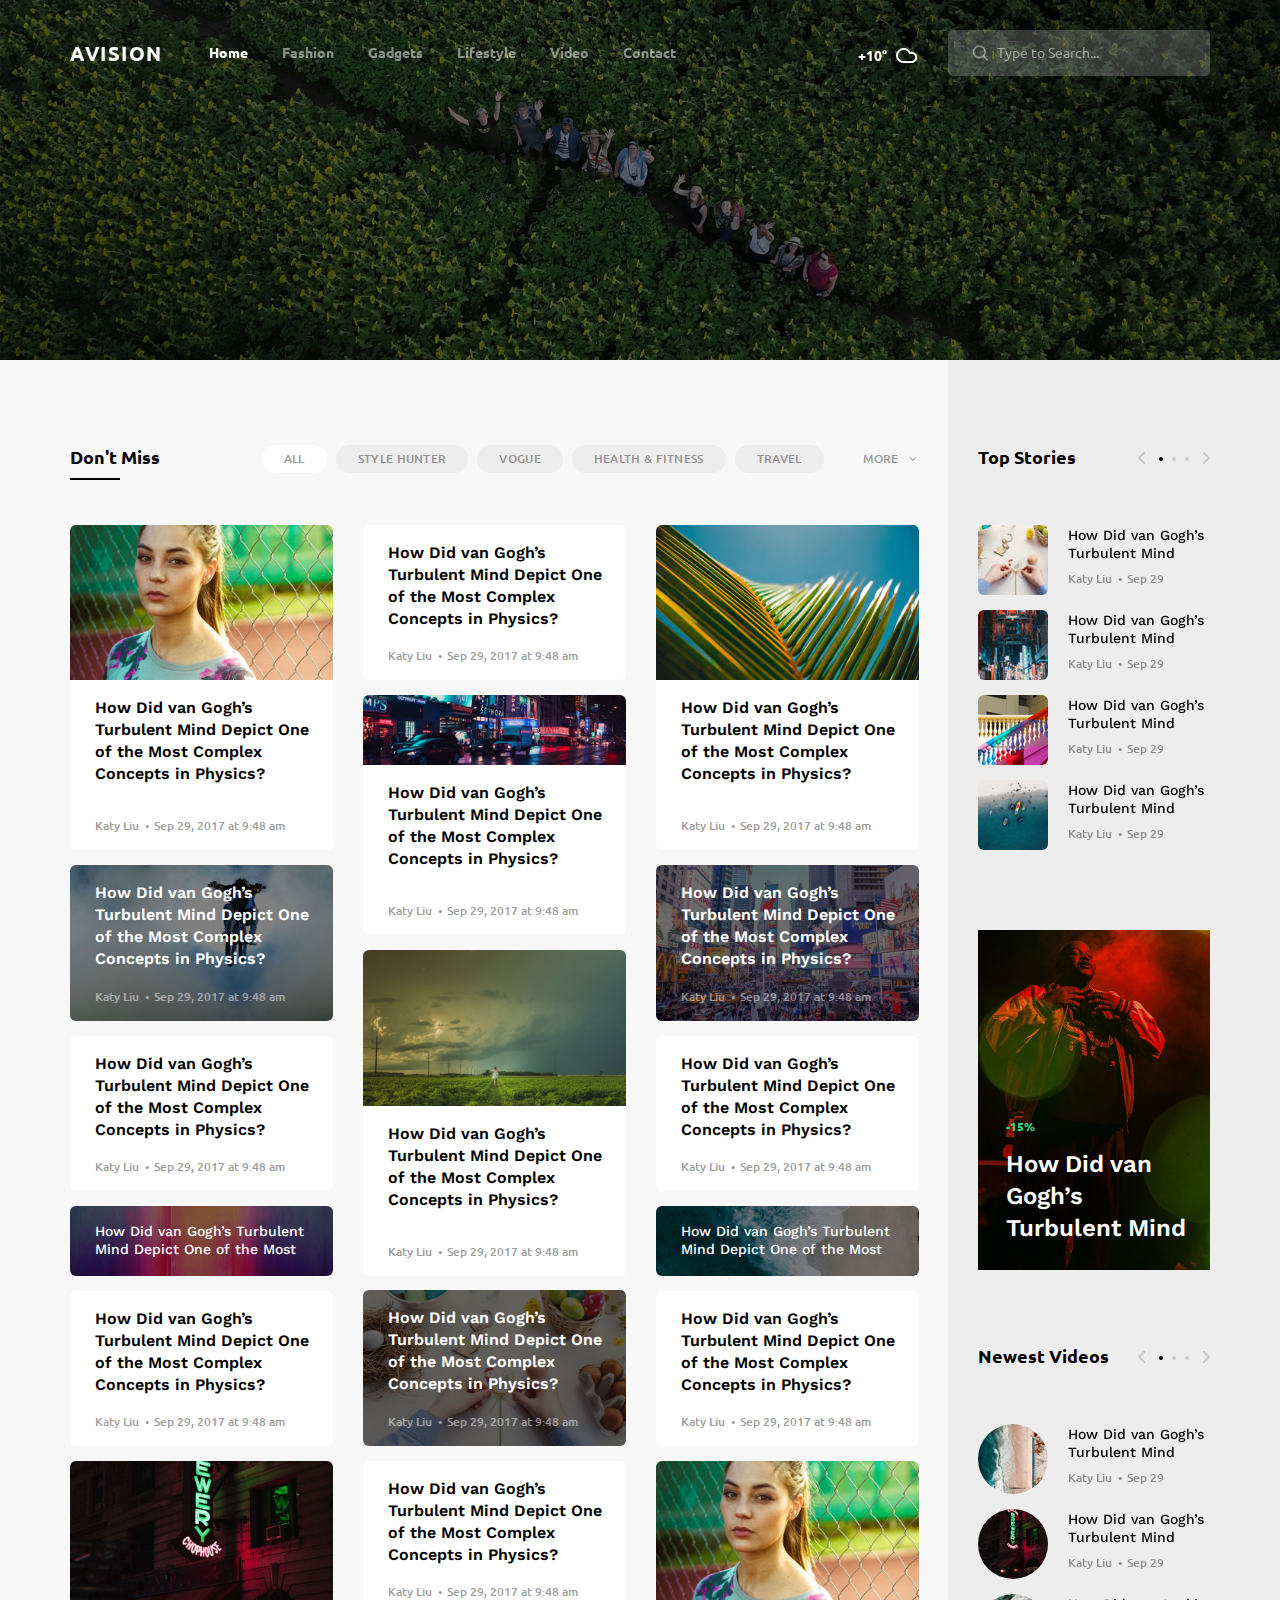
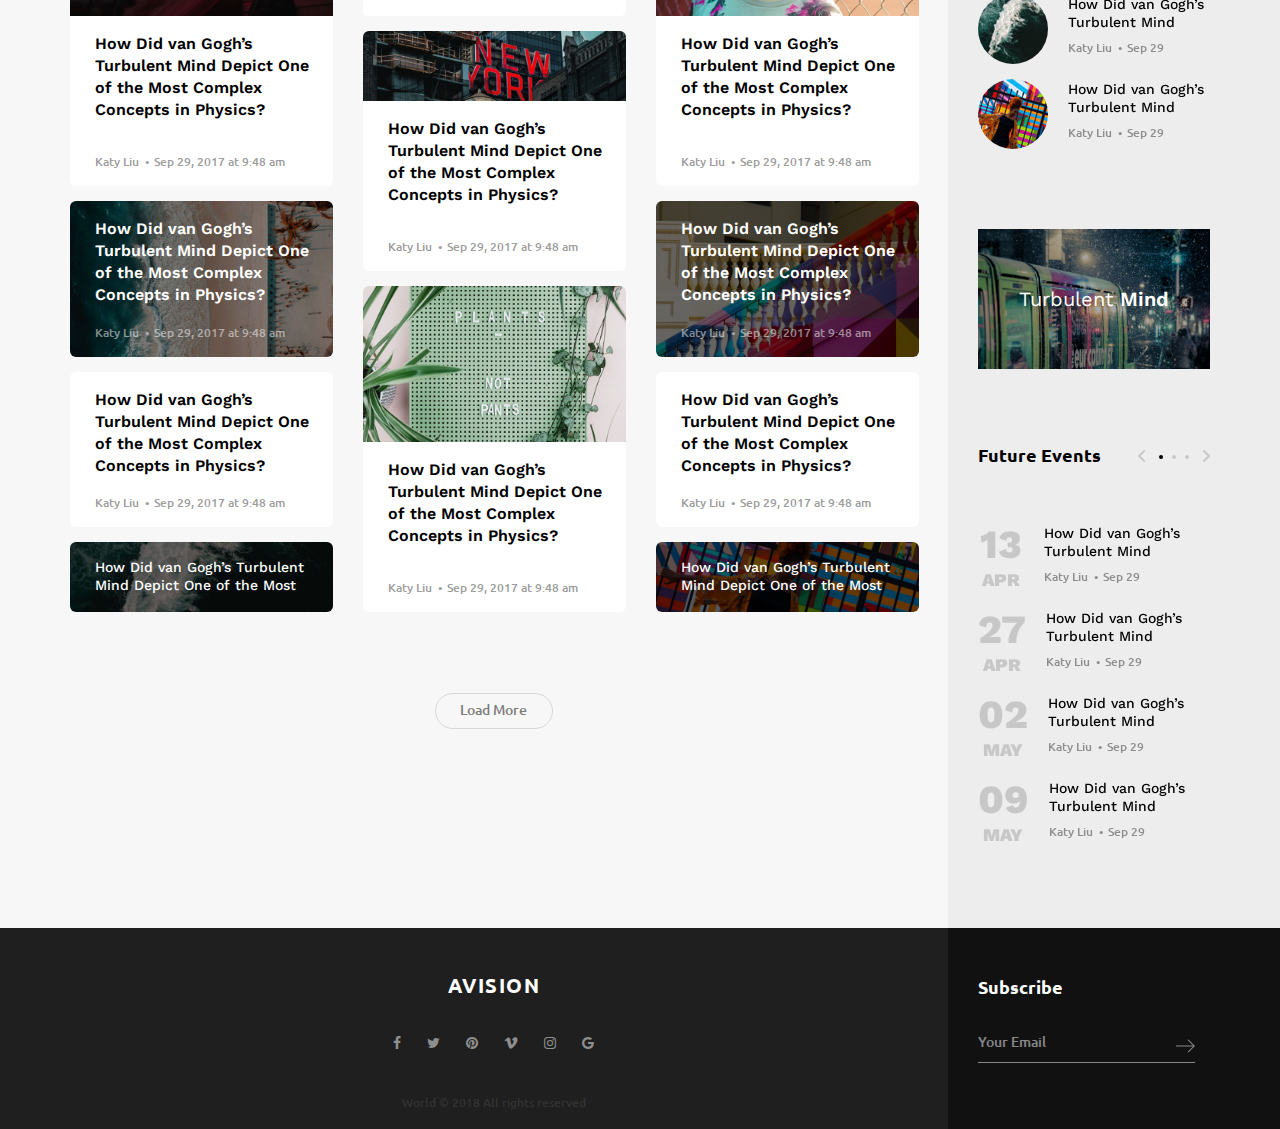
<file: category.html>
<!DOCTYPE html>
<html lang="en">
<head>
<title>Category</title>
<meta charset="utf-8">
<meta http-equiv="X-UA-Compatible" content="IE=edge">
<meta name="description" content="Demo project">
<meta name="viewport" content="width=device-width, initial-scale=1">
<link rel="stylesheet" type="text/css" href="styles/bootstrap4/bootstrap.min.css">
<link href="plugins/font-awesome-4.7.0/css/font-awesome.min.css" rel="stylesheet" type="text/css">
<link rel="stylesheet" type="text/css" href="plugins/OwlCarousel2-2.2.1/owl.carousel.css">
<link rel="stylesheet" type="text/css" href="plugins/OwlCarousel2-2.2.1/owl.theme.default.css">
<link rel="stylesheet" type="text/css" href="plugins/OwlCarousel2-2.2.1/animate.css">
<link rel="stylesheet" type="text/css" href="plugins/jquery.mb.YTPlayer-3.1.12/jquery.mb.YTPlayer.css">
<link rel="stylesheet" type="text/css" href="styles/category.css">
<link rel="stylesheet" type="text/css" href="styles/category_responsive.css">
</head>
<body>

<div class="super_container">

	<!-- Header -->

	<header class="header">
		<div class="container">
			<div class="row">
				<div class="col">
					<div class="header_content d-flex flex-row align-items-center justify-content-start">
						<div class="logo"><a href="#">avision</a></div>
						<nav class="main_nav">
							<ul>
								<li class="active"><a href="index.html">Home</a></li>
								<li><a href="#">Fashion</a></li>
								<li><a href="#">Gadgets</a></li>
								<li><a href="#">Lifestyle</a></li>
								<li><a href="#">Video</a></li>
								<li><a href="contact.html">Contact</a></li>
							</ul>
						</nav>
						<div class="search_container ml-auto">
							<div class="weather">
								<div class="temperature">+10°</div>
								<img class="weather_icon" src="images/cloud.png" alt="">
							</div>
							<form action="#">
								<input type="search" class="header_search_input" required="required" placeholder="Type to Search...">
								<img class="header_search_icon" src="images/search.png" alt="">
							</form>
							
						</div>
						<div class="hamburger ml-auto menu_mm">
							<i class="fa fa-bars trans_200 menu_mm" aria-hidden="true"></i>
						</div>
					</div>
				</div>
			</div>
		</div>
	</header>

	<!-- Menu -->

	<div class="menu d-flex flex-column align-items-end justify-content-start text-right menu_mm trans_400">
		<div class="menu_close_container"><div class="menu_close"><div></div><div></div></div></div>
		<div class="logo menu_mm"><a href="#">Avision</a></div>
		<div class="search">
			<form action="#">
				<input type="search" class="header_search_input menu_mm" required="required" placeholder="Type to Search...">
				<img class="header_search_icon menu_mm" src="images/search_2.png" alt="">
			</form>
		</div>
		<nav class="menu_nav">
			<ul class="menu_mm">
				<li class="menu_mm"><a href="index.html">home</a></li>
				<li class="menu_mm"><a href="#">Fashion</a></li>
				<li class="menu_mm"><a href="#">Gadgets</a></li>
				<li class="menu_mm"><a href="#">Lifestyle</a></li>
				<li class="menu_mm"><a href="#">Video</a></li>
				<li class="menu_mm"><a href="contact.html">Contact</a></li>
			</ul>
		</nav>
	</div>
	
	<!-- Home -->

	<div class="home">
		<div class="home_background parallax-window" data-parallax="scroll" data-image-src="images/category.jpg" data-speed="0.8"></div>
	</div>
	
	<!-- Page Content -->

	<div class="page_content">
		<div class="container">
			<div class="row row-lg-eq-height">

				<!-- Main Content -->

				<div class="col-lg-9">
					<div class="main_content">

						<!-- Category -->

						<div class="category">
							<div class="section_panel d-flex flex-row align-items-center justify-content-start">
								<div class="section_title">Don't Miss</div>
								<div class="section_tags ml-auto">
									<ul>
										<li class="active"><a href="category.html">all</a></li>
										<li><a href="category.html">style hunter</a></li>
										<li><a href="category.html">vogue</a></li>
										<li><a href="category.html">health & fitness</a></li>
										<li><a href="category.html">travel</a></li>
									</ul>
								</div>
								<div class="section_panel_more">
									<ul>
										<li>more
											<ul>
												<li><a href="category.html">new look 2018</a></li>
												<li><a href="category.html">street fashion</a></li>
												<li><a href="category.html">business</a></li>
												<li><a href="category.html">recipes</a></li>
												<li><a href="category.html">sport</a></li>
												<li><a href="category.html">celebrities</a></li>
											</ul>
										</li>
									</ul>
								</div>
							</div>
							<div class="section_content">
								<div class="grid clearfix">

									<!-- Small Card With Image -->
									<div class="card card_small_with_image grid-item">
										<img class="card-img-top" src="images/post_10.jpg" alt="">
										<div class="card-body">
											<div class="card-title card-title-small"><a href="post.html">How Did van Gogh’s Turbulent Mind Depict One of the Most Complex Concepts in Physics?</a></div>
											<small class="post_meta"><a href="#">Katy Liu</a><span>Sep 29, 2017 at 9:48 am</span></small>
										</div>
									</div>

									<!-- Small Card Without Image -->
									<div class="card card_default card_small_no_image grid-item">
										<div class="card-body">
											<div class="card-title card-title-small"><a href="post.html">How Did van Gogh’s Turbulent Mind Depict One of the Most Complex Concepts in Physics?</a></div>
											<small class="post_meta"><a href="#">Katy Liu</a><span>Sep 29, 2017 at 9:48 am</span></small>
										</div>
									</div>

									<!-- Small Card With Image -->
									<div class="card card_small_with_image grid-item">
										<img class="card-img-top" src="images/post_15.jpg" alt="">
										<div class="card-body">
											<div class="card-title card-title-small"><a href="post.html">How Did van Gogh’s Turbulent Mind Depict One of the Most Complex Concepts in Physics?</a></div>
											<small class="post_meta"><a href="#">Katy Liu</a><span>Sep 29, 2017 at 9:48 am</span></small>
										</div>
									</div>

									<!-- Small Card With Image -->
									<div class="card card_small_with_image grid-item">
										<img class="card-img-top" src="images/post_13.jpg" alt="https://unsplash.com/@jakobowens1">
										<div class="card-body">
											<div class="card-title card-title-small"><a href="post.html">How Did van Gogh’s Turbulent Mind Depict One of the Most Complex Concepts in Physics?</a></div>
											<small class="post_meta"><a href="#">Katy Liu</a><span>Sep 29, 2017 at 9:48 am</span></small>
										</div>
									</div>

									<!-- Small Card With Background -->
									<div class="card card_default card_small_with_background grid-item">
										<div class="card_background" style="background-image:url(images/post_11.jpg)"></div>
										<div class="card-body">
											<div class="card-title card-title-small"><a href="post.html">How Did van Gogh’s Turbulent Mind Depict One of the Most Complex Concepts in Physics?</a></div>
											<small class="post_meta"><a href="#">Katy Liu</a><span>Sep 29, 2017 at 9:48 am</span></small>
										</div>
									</div>

									<!-- Small Card With Background -->
									<div class="card card_default card_small_with_background grid-item">
										<div class="card_background" style="background-image:url(images/post_16.jpg)"></div>
										<div class="card-body">
											<div class="card-title card-title-small"><a href="post.html">How Did van Gogh’s Turbulent Mind Depict One of the Most Complex Concepts in Physics?</a></div>
											<small class="post_meta"><a href="#">Katy Liu</a><span>Sep 29, 2017 at 9:48 am</span></small>
										</div>
									</div>

									<!-- Small Card With Image -->
									<div class="card card_small_with_image grid-item">
										<img class="card-img-top" src="images/post_14.jpg" alt="">
										<div class="card-body">
											<div class="card-title card-title-small"><a href="post.html">How Did van Gogh’s Turbulent Mind Depict One of the Most Complex Concepts in Physics?</a></div>
											<small class="post_meta"><a href="#">Katy Liu</a><span>Sep 29, 2017 at 9:48 am</span></small>
										</div>
									</div>

									<!-- Small Card Without Image -->
									<div class="card card_default card_small_no_image grid-item">
										<div class="card-body">
											<div class="card-title card-title-small"><a href="post.html">How Did van Gogh’s Turbulent Mind Depict One of the Most Complex Concepts in Physics?</a></div>
											<small class="post_meta"><a href="#">Katy Liu</a><span>Sep 29, 2017 at 9:48 am</span></small>
										</div>
									</div>

									<!-- Small Card Without Image -->
									<div class="card card_default card_small_no_image grid-item">
										<div class="card-body">
											<div class="card-title card-title-small"><a href="post.html">How Did van Gogh’s Turbulent Mind Depict One of the Most Complex Concepts in Physics?</a></div>
											<small class="post_meta"><a href="#">Katy Liu</a><span>Sep 29, 2017 at 9:48 am</span></small>
										</div>
									</div>

									<!-- Default Card With Background -->
									<div class="card card_default card_default_with_background grid-item">
										<div class="card_background" style="background-image:url(images/post_12.jpg)"></div>
										<div class="card-body">
											<div class="card-title card-title-small"><a href="post.html">How Did van Gogh’s Turbulent Mind Depict One of the Most</a></div>
										</div>
									</div>

									<!-- Default Card With Background -->
									<div class="card card_default card_default_with_background grid-item">
										<div class="card_background" style="background-image:url(images/post_6.jpg)"></div>
										<div class="card-body">
											<div class="card-title card-title-small"><a href="post.html">How Did van Gogh’s Turbulent Mind Depict One of the Most</a></div>
										</div>
									</div>

									<!-- Small Card With Background -->
									<div class="card card_default card_small_with_background grid-item">
										<div class="card_background" style="background-image:url(images/post_19.jpg)"></div>
										<div class="card-body">
											<div class="card-title card-title-small"><a href="post.html">How Did van Gogh’s Turbulent Mind Depict One of the Most Complex Concepts in Physics?</a></div>
											<small class="post_meta"><a href="#">Katy Liu</a><span>Sep 29, 2017 at 9:48 am</span></small>
										</div>
									</div>

									<!-- Small Card Without Image -->
									<div class="card card_default card_small_no_image grid-item">
										<div class="card-body">
											<div class="card-title card-title-small"><a href="post.html">How Did van Gogh’s Turbulent Mind Depict One of the Most Complex Concepts in Physics?</a></div>
											<small class="post_meta"><a href="#">Katy Liu</a><span>Sep 29, 2017 at 9:48 am</span></small>
										</div>
									</div>

									<!-- Small Card Without Image -->
									<div class="card card_default card_small_no_image grid-item">
										<div class="card-body">
											<div class="card-title card-title-small"><a href="post.html">How Did van Gogh’s Turbulent Mind Depict One of the Most Complex Concepts in Physics?</a></div>
											<small class="post_meta"><a href="#">Katy Liu</a><span>Sep 29, 2017 at 9:48 am</span></small>
										</div>
									</div>

									<!-- Small Card With Image -->
									<div class="card card_small_with_image grid-item">
										<img class="card-img-top" src="images/post_5.jpg" alt="">
										<div class="card-body">
											<div class="card-title card-title-small"><a href="post.html">How Did van Gogh’s Turbulent Mind Depict One of the Most Complex Concepts in Physics?</a></div>
											<small class="post_meta"><a href="#">Katy Liu</a><span>Sep 29, 2017 at 9:48 am</span></small>
										</div>
									</div>

									<!-- Small Card With Image -->
									<div class="card card_small_with_image grid-item">
										<img class="card-img-top" src="images/post_10.jpg" alt="">
										<div class="card-body">
											<div class="card-title card-title-small"><a href="post.html">How Did van Gogh’s Turbulent Mind Depict One of the Most Complex Concepts in Physics?</a></div>
											<small class="post_meta"><a href="#">Katy Liu</a><span>Sep 29, 2017 at 9:48 am</span></small>
										</div>
									</div>

									<!-- Small Card Without Image -->
									<div class="card card_default card_small_no_image grid-item">
										<div class="card-body">
											<div class="card-title card-title-small"><a href="post.html">How Did van Gogh’s Turbulent Mind Depict One of the Most Complex Concepts in Physics?</a></div>
											<small class="post_meta"><a href="#">Katy Liu</a><span>Sep 29, 2017 at 9:48 am</span></small>
										</div>
									</div>

									<!-- Small Card With Image -->
									<div class="card card_small_with_image grid-item">
										<img class="card-img-top" src="images/post_20.jpg" alt="https://unsplash.com/@jakobowens1">
										<div class="card-body">
											<div class="card-title card-title-small"><a href="post.html">How Did van Gogh’s Turbulent Mind Depict One of the Most Complex Concepts in Physics?</a></div>
											<small class="post_meta"><a href="#">Katy Liu</a><span>Sep 29, 2017 at 9:48 am</span></small>
										</div>
									</div>

									<!-- Small Card With Background -->
									<div class="card card_default card_small_with_background grid-item">
										<div class="card_background" style="background-image:url(images/post_4.jpg)"></div>
										<div class="card-body">
											<div class="card-title card-title-small"><a href="post.html">How Did van Gogh’s Turbulent Mind Depict One of the Most Complex Concepts in Physics?</a></div>
											<small class="post_meta"><a href="#">Katy Liu</a><span>Sep 29, 2017 at 9:48 am</span></small>
										</div>
									</div>

									<!-- Small Card With Background -->
									<div class="card card_default card_small_with_background grid-item">
										<div class="card_background" style="background-image:url(images/post_21.jpg)"></div>
										<div class="card-body">
											<div class="card-title card-title-small"><a href="post.html">How Did van Gogh’s Turbulent Mind Depict One of the Most Complex Concepts in Physics?</a></div>
											<small class="post_meta"><a href="#">Katy Liu</a><span>Sep 29, 2017 at 9:48 am</span></small>
										</div>
									</div>

									<!-- Small Card With Image -->
									<div class="card card_small_with_image grid-item">
										<img class="card-img-top" src="images/post_22.jpg" alt="">
										<div class="card-body">
											<div class="card-title card-title-small"><a href="post.html">How Did van Gogh’s Turbulent Mind Depict One of the Most Complex Concepts in Physics?</a></div>
											<small class="post_meta"><a href="#">Katy Liu</a><span>Sep 29, 2017 at 9:48 am</span></small>
										</div>
									</div>

									<!-- Small Card Without Image -->
									<div class="card card_default card_small_no_image grid-item">
										<div class="card-body">
											<div class="card-title card-title-small"><a href="post.html">How Did van Gogh’s Turbulent Mind Depict One of the Most Complex Concepts in Physics?</a></div>
											<small class="post_meta"><a href="#">Katy Liu</a><span>Sep 29, 2017 at 9:48 am</span></small>
										</div>
									</div>

									<!-- Small Card Without Image -->
									<div class="card card_default card_small_no_image grid-item">
										<div class="card-body">
											<div class="card-title card-title-small"><a href="post.html">How Did van Gogh’s Turbulent Mind Depict One of the Most Complex Concepts in Physics?</a></div>
											<small class="post_meta"><a href="#">Katy Liu</a><span>Sep 29, 2017 at 9:48 am</span></small>
										</div>
									</div>

									<!-- Default Card With Background -->
									<div class="card card_default card_default_with_background grid-item">
										<div class="card_background" style="background-image:url(images/post_23.jpg)"></div>
										<div class="card-body">
											<div class="card-title card-title-small"><a href="post.html">How Did van Gogh’s Turbulent Mind Depict One of the Most</a></div>
										</div>
									</div>

									<!-- Default Card With Background -->
									<div class="card card_default card_default_with_background grid-item">
										<div class="card_background" style="background-image:url(images/post_24.jpg)"></div>
										<div class="card-body">
											<div class="card-title card-title-small"><a href="post.html">How Did van Gogh’s Turbulent Mind Depict One of the Most</a></div>
										</div>
									</div>

								</div>
							</div>
						</div>

					</div>
					<div class="load_more">
						<div id="load_more" class="load_more_button text-center trans_200">Load More</div>
					</div>
				</div>

				<!-- Sidebar -->

				<div class="col-lg-3">
					<div class="sidebar">
						<div class="sidebar_background"></div>

						<!-- Top Stories -->

						<div class="sidebar_section">
							<div class="sidebar_title_container">
								<div class="sidebar_title">Top Stories</div>
								<div class="sidebar_slider_nav">
									<div class="custom_nav_container sidebar_slider_nav_container">
										<div class="custom_prev custom_prev_top">
											<svg version="1.1" xmlns="http://www.w3.org/2000/svg" xmlns:xlink="http://www.w3.org/1999/xlink" x="0px" y="0px"
												 width="7px" height="12px" viewBox="0 0 7 12" enable-background="new 0 0 7 12" xml:space="preserve">
												<polyline fill="#bebebe" points="0,5.61 5.609,0 7,0 7,1.438 2.438,6 7,10.563 7,12 5.609,12 -0.002,6.39 "/>
											</svg>
										</div>
								        <ul id="custom_dots" class="custom_dots custom_dots_top">
											<li class="custom_dot custom_dot_top active"><span></span></li>
											<li class="custom_dot custom_dot_top"><span></span></li>
											<li class="custom_dot custom_dot_top"><span></span></li>
										</ul>
										<div class="custom_next custom_next_top">
											<svg version="1.1" xmlns="http://www.w3.org/2000/svg" xmlns:xlink="http://www.w3.org/1999/xlink" x="0px" y="0px"
												 width="7px" height="12px" viewBox="0 0 7 12" enable-background="new 0 0 7 12" xml:space="preserve">
												<polyline fill="#bebebe" points="6.998,6.39 1.389,12 -0.002,12 -0.002,10.562 4.561,6 -0.002,1.438 -0.002,0 1.389,0 7,5.61 "/>
											</svg>
										</div>
									</div>
								</div>
							</div>
							<div class="sidebar_section_content">

								<!-- Top Stories Slider -->
								<div class="sidebar_slider_container">
									<div class="owl-carousel owl-theme sidebar_slider_top">

										<!-- Top Stories Slider Item -->
										<div class="owl-item">

											<!-- Sidebar Post -->
											<div class="side_post">
												<a href="post.html">
													<div class="d-flex flex-row align-items-xl-center align-items-start justify-content-start">
														<div class="side_post_image"><div><img src="images/top_1.jpg" alt=""></div></div>
														<div class="side_post_content">
															<div class="side_post_title">How Did van Gogh’s Turbulent Mind</div>
															<small class="post_meta">Katy Liu<span>Sep 29</span></small>
														</div>
													</div>
												</a>
											</div>

											<!-- Sidebar Post -->
											<div class="side_post">
												<a href="post.html">
													<div class="d-flex flex-row align-items-xl-center align-items-start justify-content-start">
														<div class="side_post_image"><div><img src="images/top_2.jpg" alt=""></div></div>
														<div class="side_post_content">
															<div class="side_post_title">How Did van Gogh’s Turbulent Mind</div>
															<small class="post_meta">Katy Liu<span>Sep 29</span></small>
														</div>
													</div>
												</a>
											</div>

											<!-- Sidebar Post -->
											<div class="side_post">
												<a href="post.html">
													<div class="d-flex flex-row align-items-xl-center align-items-start justify-content-start">
														<div class="side_post_image"><div><img src="images/top_3.jpg" alt=""></div></div>
														<div class="side_post_content">
															<div class="side_post_title">How Did van Gogh’s Turbulent Mind</div>
															<small class="post_meta">Katy Liu<span>Sep 29</span></small>
														</div>
													</div>
												</a>
											</div>

											<!-- Sidebar Post -->
											<div class="side_post">
												<a href="post.html">
													<div class="d-flex flex-row align-items-xl-center align-items-start justify-content-start">
														<div class="side_post_image"><div><img src="images/top_4.jpg" alt=""></div></div>
														<div class="side_post_content">
															<div class="side_post_title">How Did van Gogh’s Turbulent Mind</div>
															<small class="post_meta">Katy Liu<span>Sep 29</span></small>
														</div>
													</div>
												</a>
											</div>

										</div>

										<!-- Top Stories Slider Item -->
										<div class="owl-item">

											<!-- Sidebar Post -->
											<div class="side_post">
												<a href="post.html">
													<div class="d-flex flex-row align-items-xl-center align-items-start justify-content-start">
														<div class="side_post_image"><div><img src="images/top_1.jpg" alt=""></div></div>
														<div class="side_post_content">
															<div class="side_post_title">How Did van Gogh’s Turbulent Mind</div>
															<small class="post_meta">Katy Liu<span>Sep 29</span></small>
														</div>
													</div>
												</a>
											</div>

											<!-- Sidebar Post -->
											<div class="side_post">
												<a href="post.html">
													<div class="d-flex flex-row align-items-xl-center align-items-start justify-content-start">
														<div class="side_post_image"><div><img src="images/top_2.jpg" alt=""></div></div>
														<div class="side_post_content">
															<div class="side_post_title">How Did van Gogh’s Turbulent Mind</div>
															<small class="post_meta">Katy Liu<span>Sep 29</span></small>
														</div>
													</div>
												</a>
											</div>

											<!-- Sidebar Post -->
											<div class="side_post">
												<a href="post.html">
													<div class="d-flex flex-row align-items-xl-center align-items-start justify-content-start">
														<div class="side_post_image"><div><img src="images/top_3.jpg" alt=""></div></div>
														<div class="side_post_content">
															<div class="side_post_title">How Did van Gogh’s Turbulent Mind</div>
															<small class="post_meta">Katy Liu<span>Sep 29</span></small>
														</div>
													</div>
												</a>
											</div>

											<!-- Sidebar Post -->
											<div class="side_post">
												<a href="post.html">
													<div class="d-flex flex-row align-items-xl-center align-items-start justify-content-start">
														<div class="side_post_image"><div><img src="images/top_4.jpg" alt=""></div></div>
														<div class="side_post_content">
															<div class="side_post_title">How Did van Gogh’s Turbulent Mind</div>
															<small class="post_meta">Katy Liu<span>Sep 29</span></small>
														</div>
													</div>
												</a>
											</div>

										</div>

										<!-- Top Stories Slider Item -->
										<div class="owl-item">

											<!-- Sidebar Post -->
											<div class="side_post">
												<a href="post.html">
													<div class="d-flex flex-row align-items-xl-center align-items-start justify-content-start">
														<div class="side_post_image"><div><img src="images/top_1.jpg" alt=""></div></div>
														<div class="side_post_content">
															<div class="side_post_title">How Did van Gogh’s Turbulent Mind</div>
															<small class="post_meta">Katy Liu<span>Sep 29</span></small>
														</div>
													</div>
												</a>
											</div>

											<!-- Sidebar Post -->
											<div class="side_post">
												<a href="post.html">
													<div class="d-flex flex-row align-items-xl-center align-items-start justify-content-start">
														<div class="side_post_image"><div><img src="images/top_2.jpg" alt=""></div></div>
														<div class="side_post_content">
															<div class="side_post_title">How Did van Gogh’s Turbulent Mind</div>
															<small class="post_meta">Katy Liu<span>Sep 29</span></small>
														</div>
													</div>
												</a>
											</div>

											<!-- Sidebar Post -->
											<div class="side_post">
												<a href="post.html">
													<div class="d-flex flex-row align-items-xl-center align-items-start justify-content-start">
														<div class="side_post_image"><div><img src="images/top_3.jpg" alt=""></div></div>
														<div class="side_post_content">
															<div class="side_post_title">How Did van Gogh’s Turbulent Mind</div>
															<small class="post_meta">Katy Liu<span>Sep 29</span></small>
														</div>
													</div>
												</a>
											</div>

											<!-- Sidebar Post -->
											<div class="side_post">
												<a href="post.html">
													<div class="d-flex flex-row align-items-xl-center align-items-start justify-content-start">
														<div class="side_post_image"><div><img src="images/top_4.jpg" alt=""></div></div>
														<div class="side_post_content">
															<div class="side_post_title">How Did van Gogh’s Turbulent Mind</div>
															<small class="post_meta">Katy Liu<span>Sep 29</span></small>
														</div>
													</div>
												</a>
											</div>

										</div>

									</div>
								</div>
							</div>
						</div>

						<!-- Advertising -->

						<div class="sidebar_section">
							<div class="advertising">
								<div class="advertising_background" style="background-image:url(images/post_17.jpg)"></div>
								<div class="advertising_content d-flex flex-column align-items-start justify-content-end">
									<div class="advertising_perc">-15%</div>
									<div class="advertising_link"><a href="#">How Did van Gogh’s Turbulent Mind</a></div>
								</div>
							</div>
						</div>

						<!-- Newest Videos -->

						<div class="sidebar_section newest_videos">
							<div class="sidebar_title_container">
								<div class="sidebar_title">Newest Videos</div>
								<div class="sidebar_slider_nav">
									<div class="custom_nav_container sidebar_slider_nav_container">
										<div class="custom_prev custom_prev_vid">
											<svg version="1.1" xmlns="http://www.w3.org/2000/svg" xmlns:xlink="http://www.w3.org/1999/xlink" x="0px" y="0px"
												 width="7px" height="12px" viewBox="0 0 7 12" enable-background="new 0 0 7 12" xml:space="preserve">
												<polyline fill="#bebebe" points="0,5.61 5.609,0 7,0 7,1.438 2.438,6 7,10.563 7,12 5.609,12 -0.002,6.39 "/>
											</svg>
										</div>
								        <ul id="custom_dots" class="custom_dots custom_dots_vid">
											<li class="custom_dot custom_dot_vid active"><span></span></li>
											<li class="custom_dot custom_dot_vid"><span></span></li>
											<li class="custom_dot custom_dot_vid"><span></span></li>
										</ul>
										<div class="custom_next custom_next_vid">
											<svg version="1.1" xmlns="http://www.w3.org/2000/svg" xmlns:xlink="http://www.w3.org/1999/xlink" x="0px" y="0px"
												 width="7px" height="12px" viewBox="0 0 7 12" enable-background="new 0 0 7 12" xml:space="preserve">
												<polyline fill="#bebebe" points="6.998,6.39 1.389,12 -0.002,12 -0.002,10.562 4.561,6 -0.002,1.438 -0.002,0 1.389,0 7,5.61 "/>
											</svg>
										</div>
									</div>
								</div>
							</div>
							<div class="sidebar_section_content">

								<!-- Sidebar Slider -->
								<div class="sidebar_slider_container">
									<div class="owl-carousel owl-theme sidebar_slider_vid">

										<!-- Newest Videos Slider Item -->
										<div class="owl-item">

											<!-- Newest Videos Post -->
											<div class="side_post">
												<a href="post.html">
													<div class="d-flex flex-row align-items-xl-center align-items-start justify-content-start">
														<div class="side_post_image"><div><img src="images/vid_1.jpg" alt=""></div></div>
														<div class="side_post_content">
															<div class="side_post_title">How Did van Gogh’s Turbulent Mind</div>
															<small class="post_meta">Katy Liu<span>Sep 29</span></small>
														</div>
													</div>
												</a>
											</div>

											<!-- Newest Videos Post -->
											<div class="side_post">
												<a href="post.html">
													<div class="d-flex flex-row align-items-xl-center align-items-start justify-content-start">
														<div class="side_post_image"><div><img src="images/vid_2.jpg" alt=""></div></div>
														<div class="side_post_content">
															<div class="side_post_title">How Did van Gogh’s Turbulent Mind</div>
															<small class="post_meta">Katy Liu<span>Sep 29</span></small>
														</div>
													</div>
												</a>
											</div>

											<!-- Newest Videos Post -->
											<div class="side_post">
												<a href="post.html">
													<div class="d-flex flex-row align-items-xl-center align-items-start justify-content-start">
														<div class="side_post_image"><div><img src="images/vid_3.jpg" alt=""></div></div>
														<div class="side_post_content">
															<div class="side_post_title">How Did van Gogh’s Turbulent Mind</div>
															<small class="post_meta">Katy Liu<span>Sep 29</span></small>
														</div>
													</div>
												</a>
											</div>

											<!-- Newest Videos Post -->
											<div class="side_post">
												<a href="post.html">
													<div class="d-flex flex-row align-items-xl-center align-items-start justify-content-start">
														<div class="side_post_image"><div><img src="images/vid_4.jpg" alt=""></div></div>
														<div class="side_post_content">
															<div class="side_post_title">How Did van Gogh’s Turbulent Mind</div>
															<small class="post_meta">Katy Liu<span>Sep 29</span></small>
														</div>
													</div>
												</a>
											</div>

										</div>

										<!-- Newest Videos Slider Item -->
										<div class="owl-item">

											<!-- Newest Videos Post -->
											<div class="side_post">
												<a href="post.html">
													<div class="d-flex flex-row align-items-xl-center align-items-start justify-content-start">
														<div class="side_post_image"><div><img src="images/vid_1.jpg" alt=""></div></div>
														<div class="side_post_content">
															<div class="side_post_title">How Did van Gogh’s Turbulent Mind</div>
															<small class="post_meta">Katy Liu<span>Sep 29</span></small>
														</div>
													</div>
												</a>
											</div>

											<!-- Newest Videos Post -->
											<div class="side_post">
												<a href="post.html">
													<div class="d-flex flex-row align-items-xl-center align-items-start justify-content-start">
														<div class="side_post_image"><div><img src="images/vid_2.jpg" alt=""></div></div>
														<div class="side_post_content">
															<div class="side_post_title">How Did van Gogh’s Turbulent Mind</div>
															<small class="post_meta">Katy Liu<span>Sep 29</span></small>
														</div>
													</div>
												</a>
											</div>

											<!-- Newest Videos Post -->
											<div class="side_post">
												<a href="post.html">
													<div class="d-flex flex-row align-items-xl-center align-items-start justify-content-start">
														<div class="side_post_image"><div><img src="images/vid_3.jpg" alt=""></div></div>
														<div class="side_post_content">
															<div class="side_post_title">How Did van Gogh’s Turbulent Mind</div>
															<small class="post_meta">Katy Liu<span>Sep 29</span></small>
														</div>
													</div>
												</a>
											</div>

											<!-- Newest Videos Post -->
											<div class="side_post">
												<a href="post.html">
													<div class="d-flex flex-row align-items-xl-center align-items-start justify-content-start">
														<div class="side_post_image"><div><img src="images/vid_4.jpg" alt=""></div></div>
														<div class="side_post_content">
															<div class="side_post_title">How Did van Gogh’s Turbulent Mind</div>
															<small class="post_meta">Katy Liu<span>Sep 29</span></small>
														</div>
													</div>
												</a>
											</div>

										</div>

										<!-- Newest Videos Slider Item -->
										<div class="owl-item">

											<!-- Newest Videos Post -->
											<div class="side_post">
												<a href="post.html">
													<div class="d-flex flex-row align-items-xl-center align-items-start justify-content-start">
														<div class="side_post_image"><div><img src="images/vid_1.jpg" alt=""></div></div>
														<div class="side_post_content">
															<div class="side_post_title">How Did van Gogh’s Turbulent Mind</div>
															<small class="post_meta">Katy Liu<span>Sep 29</span></small>
														</div>
													</div>
												</a>
											</div>

											<!-- Newest Videos Post -->
											<div class="side_post">
												<a href="post.html">
													<div class="d-flex flex-row align-items-xl-center align-items-start justify-content-start">
														<div class="side_post_image"><div><img src="images/vid_2.jpg" alt=""></div></div>
														<div class="side_post_content">
															<div class="side_post_title">How Did van Gogh’s Turbulent Mind</div>
															<small class="post_meta">Katy Liu<span>Sep 29</span></small>
														</div>
													</div>
												</a>
											</div>

											<!-- Newest Videos Post -->
											<div class="side_post">
												<a href="post.html">
													<div class="d-flex flex-row align-items-xl-center align-items-start justify-content-start">
														<div class="side_post_image"><div><img src="images/vid_3.jpg" alt=""></div></div>
														<div class="side_post_content">
															<div class="side_post_title">How Did van Gogh’s Turbulent Mind</div>
															<small class="post_meta">Katy Liu<span>Sep 29</span></small>
														</div>
													</div>
												</a>
											</div>

											<!-- Newest Videos Post -->
											<div class="side_post">
												<a href="post.html">
													<div class="d-flex flex-row align-items-xl-center align-items-start justify-content-start">
														<div class="side_post_image"><div><img src="images/vid_4.jpg" alt=""></div></div>
														<div class="side_post_content">
															<div class="side_post_title">How Did van Gogh’s Turbulent Mind</div>
															<small class="post_meta">Katy Liu<span>Sep 29</span></small>
														</div>
													</div>
												</a>
											</div>

										</div>

									</div>
								</div>
							</div>
						</div>

						<!-- Advertising 2 -->

						<div class="sidebar_section">
							<div class="advertising_2">
								<div class="advertising_background" style="background-image:url(images/post_18.jpg)"></div>
								<div class="advertising_2_content d-flex flex-column align-items-center justify-content-center">
									<div class="advertising_2_link"><a href="#">Turbulent <span>Mind</span></a></div>
								</div>
							</div>
						</div>

						<!-- Future Events -->

						<div class="sidebar_section future_events">
							<div class="sidebar_title_container">
								<div class="sidebar_title">Future Events</div>
								<div class="sidebar_slider_nav">
									<div class="custom_nav_container sidebar_slider_nav_container">
										<div class="custom_prev custom_prev_events">
											<svg version="1.1" xmlns="http://www.w3.org/2000/svg" xmlns:xlink="http://www.w3.org/1999/xlink" x="0px" y="0px"
												 width="7px" height="12px" viewBox="0 0 7 12" enable-background="new 0 0 7 12" xml:space="preserve">
												<polyline fill="#bebebe" points="0,5.61 5.609,0 7,0 7,1.438 2.438,6 7,10.563 7,12 5.609,12 -0.002,6.39 "/>
											</svg>
										</div>
								        <ul id="custom_dots" class="custom_dots custom_dots_events">
											<li class="custom_dot custom_dot_events active"><span></span></li>
											<li class="custom_dot custom_dot_events"><span></span></li>
											<li class="custom_dot custom_dot_events"><span></span></li>
										</ul>
										<div class="custom_next custom_next_events">
											<svg version="1.1" xmlns="http://www.w3.org/2000/svg" xmlns:xlink="http://www.w3.org/1999/xlink" x="0px" y="0px"
												 width="7px" height="12px" viewBox="0 0 7 12" enable-background="new 0 0 7 12" xml:space="preserve">
												<polyline fill="#bebebe" points="6.998,6.39 1.389,12 -0.002,12 -0.002,10.562 4.561,6 -0.002,1.438 -0.002,0 1.389,0 7,5.61 "/>
											</svg>
										</div>
									</div>
								</div>
							</div>
							<div class="sidebar_section_content">

								<!-- Sidebar Slider -->
								<div class="sidebar_slider_container">
									<div class="owl-carousel owl-theme sidebar_slider_events">

										<!-- Future Events Slider Item -->
										<div class="owl-item">

											<!-- Future Events Post -->
											<div class="side_post">
												<a href="post.html">
													<div class="d-flex flex-row align-items-xl-center align-items-start justify-content-start">
														<div class="event_date d-flex flex-column align-items-center justify-content-center">
															<div class="event_day">13</div>
															<div class="event_month">apr</div>
														</div>
														<div class="side_post_content">
															<div class="side_post_title">How Did van Gogh’s Turbulent Mind</div>
															<small class="post_meta">Katy Liu<span>Sep 29</span></small>
														</div>
													</div>
												</a>
											</div>

											<!-- Future Events Post -->
											<div class="side_post">
												<a href="post.html">
													<div class="d-flex flex-row align-items-xl-center align-items-start justify-content-start">
														<div class="event_date d-flex flex-column align-items-center justify-content-center">
															<div class="event_day">27</div>
															<div class="event_month">apr</div>
														</div>
														<div class="side_post_content">
															<div class="side_post_title">How Did van Gogh’s Turbulent Mind</div>
															<small class="post_meta">Katy Liu<span>Sep 29</span></small>
														</div>
													</div>
												</a>
											</div>

											<!-- Future Events Post -->
											<div class="side_post">
												<a href="post.html">
													<div class="d-flex flex-row align-items-xl-center align-items-start justify-content-start">
														<div class="event_date d-flex flex-column align-items-center justify-content-center">
															<div class="event_day">02</div>
															<div class="event_month">may</div>
														</div>
														<div class="side_post_content">
															<div class="side_post_title">How Did van Gogh’s Turbulent Mind</div>
															<small class="post_meta">Katy Liu<span>Sep 29</span></small>
														</div>
													</div>
												</a>
											</div>

											<!-- Future Events Post -->
											<div class="side_post">
												<a href="post.html">
													<div class="d-flex flex-row align-items-xl-center align-items-start justify-content-start">
														<div class="event_date d-flex flex-column align-items-center justify-content-center">
															<div class="event_day">09</div>
															<div class="event_month">may</div>
														</div>
														<div class="side_post_content">
															<div class="side_post_title">How Did van Gogh’s Turbulent Mind</div>
															<small class="post_meta">Katy Liu<span>Sep 29</span></small>
														</div>
													</div>
												</a>
											</div>

										</div>

										<!-- Future Events Slider Item -->
										<div class="owl-item">

											<!-- Future Events Post -->
											<div class="side_post">
												<a href="post.html">
													<div class="d-flex flex-row align-items-xl-center align-items-start justify-content-start">
														<div class="event_date d-flex flex-column align-items-center justify-content-center">
															<div class="event_day">13</div>
															<div class="event_month">apr</div>
														</div>
														<div class="side_post_content">
															<div class="side_post_title">How Did van Gogh’s Turbulent Mind</div>
															<small class="post_meta">Katy Liu<span>Sep 29</span></small>
														</div>
													</div>
												</a>
											</div>

											<!-- Future Events Post -->
											<div class="side_post">
												<a href="post.html">
													<div class="d-flex flex-row align-items-xl-center align-items-start justify-content-start">
														<div class="event_date d-flex flex-column align-items-center justify-content-center">
															<div class="event_day">27</div>
															<div class="event_month">apr</div>
														</div>
														<div class="side_post_content">
															<div class="side_post_title">How Did van Gogh’s Turbulent Mind</div>
															<small class="post_meta">Katy Liu<span>Sep 29</span></small>
														</div>
													</div>
												</a>
											</div>

											<!-- Future Events Post -->
											<div class="side_post">
												<a href="post.html">
													<div class="d-flex flex-row align-items-xl-center align-items-start justify-content-start">
														<div class="event_date d-flex flex-column align-items-center justify-content-center">
															<div class="event_day">02</div>
															<div class="event_month">may</div>
														</div>
														<div class="side_post_content">
															<div class="side_post_title">How Did van Gogh’s Turbulent Mind</div>
															<small class="post_meta">Katy Liu<span>Sep 29</span></small>
														</div>
													</div>
												</a>
											</div>

											<!-- Future Events Post -->
											<div class="side_post">
												<a href="post.html">
													<div class="d-flex flex-row align-items-xl-center align-items-start justify-content-start">
														<div class="event_date d-flex flex-column align-items-center justify-content-center">
															<div class="event_day">09</div>
															<div class="event_month">may</div>
														</div>
														<div class="side_post_content">
															<div class="side_post_title">How Did van Gogh’s Turbulent Mind</div>
															<small class="post_meta">Katy Liu<span>Sep 29</span></small>
														</div>
													</div>
												</a>
											</div>

										</div>

										<!-- Future Events Slider Item -->
										<div class="owl-item">

											<!-- Future Events Post -->
											<div class="side_post">
												<a href="post.html">
													<div class="d-flex flex-row align-items-xl-center align-items-start justify-content-start">
														<div class="event_date d-flex flex-column align-items-center justify-content-center">
															<div class="event_day">13</div>
															<div class="event_month">apr</div>
														</div>
														<div class="side_post_content">
															<div class="side_post_title">How Did van Gogh’s Turbulent Mind</div>
															<small class="post_meta">Katy Liu<span>Sep 29</span></small>
														</div>
													</div>
												</a>
											</div>

											<!-- Future Events Post -->
											<div class="side_post">
												<a href="post.html">
													<div class="d-flex flex-row align-items-xl-center align-items-start justify-content-start">
														<div class="event_date d-flex flex-column align-items-center justify-content-center">
															<div class="event_day">27</div>
															<div class="event_month">apr</div>
														</div>
														<div class="side_post_content">
															<div class="side_post_title">How Did van Gogh’s Turbulent Mind</div>
															<small class="post_meta">Katy Liu<span>Sep 29</span></small>
														</div>
													</div>
												</a>
											</div>

											<!-- Future Events Post -->
											<div class="side_post">
												<a href="post.html">
													<div class="d-flex flex-row align-items-xl-center align-items-start justify-content-start">
														<div class="event_date d-flex flex-column align-items-center justify-content-center">
															<div class="event_day">02</div>
															<div class="event_month">may</div>
														</div>
														<div class="side_post_content">
															<div class="side_post_title">How Did van Gogh’s Turbulent Mind</div>
															<small class="post_meta">Katy Liu<span>Sep 29</span></small>
														</div>
													</div>
												</a>
											</div>

											<!-- Future Events Post -->
											<div class="side_post">
												<a href="post.html">
													<div class="d-flex flex-row align-items-xl-center align-items-start justify-content-start">
														<div class="event_date d-flex flex-column align-items-center justify-content-center">
															<div class="event_day">09</div>
															<div class="event_month">may</div>
														</div>
														<div class="side_post_content">
															<div class="side_post_title">How Did van Gogh’s Turbulent Mind</div>
															<small class="post_meta">Katy Liu<span>Sep 29</span></small>
														</div>
													</div>
												</a>
											</div>

										</div>

									</div>
								</div>
							</div>
						</div>

					</div>
				</div>

			</div>
		</div>
	</div>

	<!-- Footer -->

	<footer class="footer">
		<div class="container">
			<div class="row row-lg-eq-height">
				<div class="col-lg-9 order-lg-1 order-2">
					<div class="footer_content">
						<div class="footer_logo"><a href="#">avision</a></div>
						<div class="footer_social">
							<ul>
								<li class="footer_social_facebook"><a href="#"><i class="fa fa-facebook" aria-hidden="true"></i></a></li>
								<li class="footer_social_twitter"><a href="#"><i class="fa fa-twitter" aria-hidden="true"></i></a></li>
								<li class="footer_social_pinterest"><a href="#"><i class="fa fa-pinterest" aria-hidden="true"></i></a></li>
								<li class="footer_social_vimeo"><a href="#"><i class="fa fa-vimeo" aria-hidden="true"></i></a></li>
								<li class="footer_social_instagram"><a href="#"><i class="fa fa-instagram" aria-hidden="true"></i></a></li>
								<li class="footer_social_google"><a href="#"><i class="fa fa-google" aria-hidden="true"></i></a></li>
							</ul>
						</div>
						<div class="copyright">World © 2018 All rights reserved</div>
					</div>
				</div>
				<div class="col-lg-3 order-lg-2 order-1">
					<div class="subscribe">
						<div class="subscribe_background"></div>
						<div class="subscribe_content">
							<div class="subscribe_title">Subscribe</div>
							<form action="#">
								<input type="email" class="sub_input" placeholder="Your Email" required="required">
								<button class="sub_button">
									<svg version="1.1" id="link_arrow_1" xmlns="http://www.w3.org/2000/svg" xmlns:xlink="http://www.w3.org/1999/xlink" x="0px" y="0px"
										 width="19px" height="13px" viewBox="0 0 19 13" enable-background="new 0 0 19 13" xml:space="preserve">
										<polygon fill="#FFFFFF" points="12.475,0 11.061,0 17.081,6.021 0,6.021 0,7.021 17.038,7.021 11.06,13 12.474,13 18.974,6.5 "/>
									</svg>
								</button>
							</form>
						</div>
					</div>
				</div>
			</div>
		</div>
	</footer>
</div>

<script src="js/jquery-3.2.1.min.js"></script>
<script src="styles/bootstrap4/popper.js"></script>
<script src="styles/bootstrap4/bootstrap.min.js"></script>
<script src="plugins/OwlCarousel2-2.2.1/owl.carousel.js"></script>
<script src="plugins/easing/easing.js"></script>
<script src="plugins/masonry/masonry.js"></script>
<script src="plugins/parallax-js-master/parallax.min.js"></script>
<script src="js/category.js"></script>
</body>
</html>
</file>
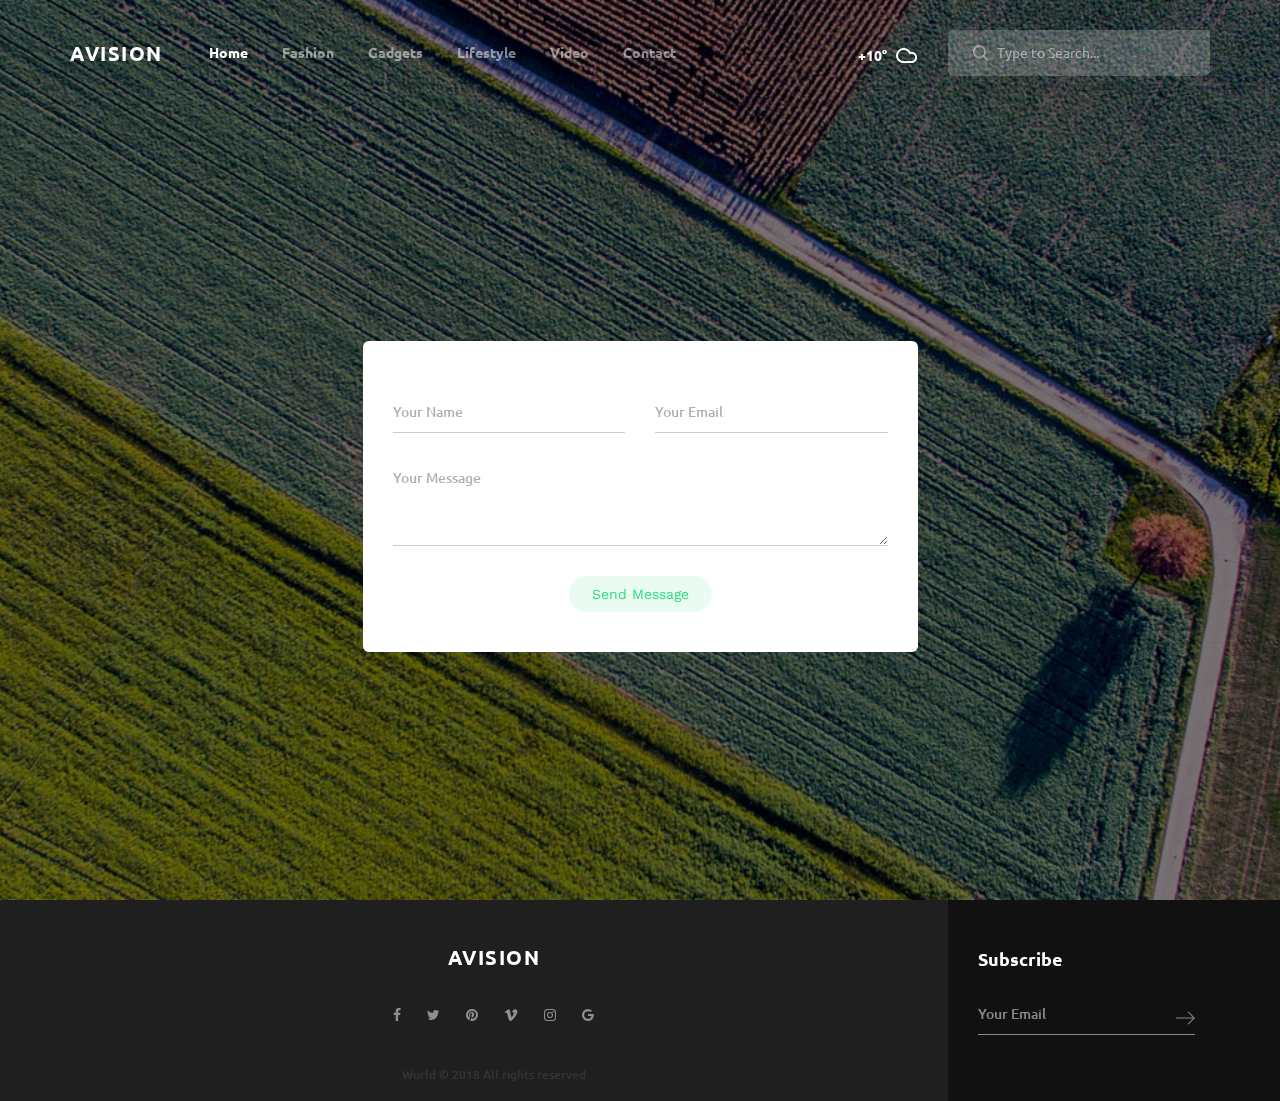
<file: contact.html>
<!DOCTYPE html>
<html lang="en">
<head>
<title>Contact</title>
<meta charset="utf-8">
<meta http-equiv="X-UA-Compatible" content="IE=edge">
<meta name="description" content="Demo project">
<meta name="viewport" content="width=device-width, initial-scale=1">
<link rel="stylesheet" type="text/css" href="styles/bootstrap4/bootstrap.min.css">
<link href="plugins/font-awesome-4.7.0/css/font-awesome.min.css" rel="stylesheet" type="text/css">
<link rel="stylesheet" type="text/css" href="plugins/OwlCarousel2-2.2.1/owl.carousel.css">
<link rel="stylesheet" type="text/css" href="plugins/OwlCarousel2-2.2.1/owl.theme.default.css">
<link rel="stylesheet" type="text/css" href="plugins/OwlCarousel2-2.2.1/animate.css">
<link rel="stylesheet" type="text/css" href="plugins/jquery.mb.YTPlayer-3.1.12/jquery.mb.YTPlayer.css">
<link rel="stylesheet" type="text/css" href="styles/contact.css">
<link rel="stylesheet" type="text/css" href="styles/contact_responsive.css">
</head>
<body>

<div class="super_container">

	<!-- Header -->

	<header class="header">
		<div class="container">
			<div class="row">
				<div class="col">
					<div class="header_content d-flex flex-row align-items-center justify-content-start">
						<div class="logo"><a href="#">avision</a></div>
						<nav class="main_nav">
							<ul>
								<li class="active"><a href="index.html">Home</a></li>
								<li><a href="#">Fashion</a></li>
								<li><a href="#">Gadgets</a></li>
								<li><a href="#">Lifestyle</a></li>
								<li><a href="#">Video</a></li>
								<li><a href="contact.html">Contact</a></li>
							</ul>
						</nav>
						<div class="search_container ml-auto">
							<div class="weather">
								<div class="temperature">+10°</div>
								<img class="weather_icon" src="images/cloud.png" alt="">
							</div>
							<form action="#">
								<input type="search" class="header_search_input" required="required" placeholder="Type to Search...">
								<img class="header_search_icon" src="images/search.png" alt="">
							</form>
							
						</div>
						<div class="hamburger ml-auto menu_mm">
							<i class="fa fa-bars trans_200 menu_mm" aria-hidden="true"></i>
						</div>
					</div>
				</div>
			</div>
		</div>
	</header>

	<!-- Menu -->

	<div class="menu d-flex flex-column align-items-end justify-content-start text-right menu_mm trans_400">
		<div class="menu_close_container"><div class="menu_close"><div></div><div></div></div></div>
		<div class="logo menu_mm"><a href="#">Avision</a></div>
		<div class="search">
			<form action="#">
				<input type="search" class="header_search_input menu_mm" required="required" placeholder="Type to Search...">
				<img class="header_search_icon menu_mm" src="images/search_2.png" alt="">
			</form>
		</div>
		<nav class="menu_nav">
			<ul class="menu_mm">
				<li class="menu_mm"><a href="index.html">home</a></li>
				<li class="menu_mm"><a href="#">Fashion</a></li>
				<li class="menu_mm"><a href="#">Gadgets</a></li>
				<li class="menu_mm"><a href="#">Lifestyle</a></li>
				<li class="menu_mm"><a href="#">Video</a></li>
				<li class="menu_mm"><a href="contact.html">Contact</a></li>
			</ul>
		</nav>
	</div>
	
	<!-- Home -->

	<div class="home">
		<div class="home_background parallax-window" data-parallax="scroll" data-image-src="images/regular.jpg" data-speed="0.8"></div>
		<div class="home_content">
			<div class="container">
				<div class="row">
					<div class="col-lg-6 offset-lg-3">
						<!-- Post Comment -->
						<div class="post_comment">
							<div class="contact_form_container">
								<form action="#">
									<input type="text" class="contact_input contact_input_name" placeholder="Your Name" required="required">
									<input type="email" class="contact_input contact_input_email" placeholder="Your Email" required="required">
									<textarea class="contact_text" placeholder="Your Message" required="required"></textarea>
									<button type="submit" class="contact_button">Send Message</button>
								</form>
							</div>
						</div>
					</div>
				</div>
			</div>		
		</div>
	</div>

	<!-- Footer -->

	<footer class="footer">
		<div class="container">
			<div class="row row-lg-eq-height">
				<div class="col-lg-9 order-lg-1 order-2">
					<div class="footer_content">
						<div class="footer_logo"><a href="#">avision</a></div>
						<div class="footer_social">
							<ul>
								<li class="footer_social_facebook"><a href="#"><i class="fa fa-facebook" aria-hidden="true"></i></a></li>
								<li class="footer_social_twitter"><a href="#"><i class="fa fa-twitter" aria-hidden="true"></i></a></li>
								<li class="footer_social_pinterest"><a href="#"><i class="fa fa-pinterest" aria-hidden="true"></i></a></li>
								<li class="footer_social_vimeo"><a href="#"><i class="fa fa-vimeo" aria-hidden="true"></i></a></li>
								<li class="footer_social_instagram"><a href="#"><i class="fa fa-instagram" aria-hidden="true"></i></a></li>
								<li class="footer_social_google"><a href="#"><i class="fa fa-google" aria-hidden="true"></i></a></li>
							</ul>
						</div>
						<div class="copyright">World © 2018 All rights reserved</div>
					</div>
				</div>
				<div class="col-lg-3 order-lg-2 order-1">
					<div class="subscribe">
						<div class="subscribe_background"></div>
						<div class="subscribe_content">
							<div class="subscribe_title">Subscribe</div>
							<form action="#">
								<input type="email" class="sub_input" placeholder="Your Email" required="required">
								<button class="sub_button">
									<svg version="1.1" id="link_arrow_1" xmlns="http://www.w3.org/2000/svg" xmlns:xlink="http://www.w3.org/1999/xlink" x="0px" y="0px"
										 width="19px" height="13px" viewBox="0 0 19 13" enable-background="new 0 0 19 13" xml:space="preserve">
										<polygon fill="#FFFFFF" points="12.475,0 11.061,0 17.081,6.021 0,6.021 0,7.021 17.038,7.021 11.06,13 12.474,13 18.974,6.5 "/>
									</svg>
								</button>
							</form>
						</div>
					</div>
				</div>
			</div>
		</div>
	</footer>
</div>

<script src="js/jquery-3.2.1.min.js"></script>
<script src="styles/bootstrap4/popper.js"></script>
<script src="styles/bootstrap4/bootstrap.min.js"></script>
<script src="plugins/OwlCarousel2-2.2.1/owl.carousel.js"></script>
<script src="plugins/easing/easing.js"></script>
<script src="plugins/masonry/masonry.js"></script>
<script src="plugins/parallax-js-master/parallax.min.js"></script>
<script src="js/contact.js"></script>
</body>
</html>
</file>
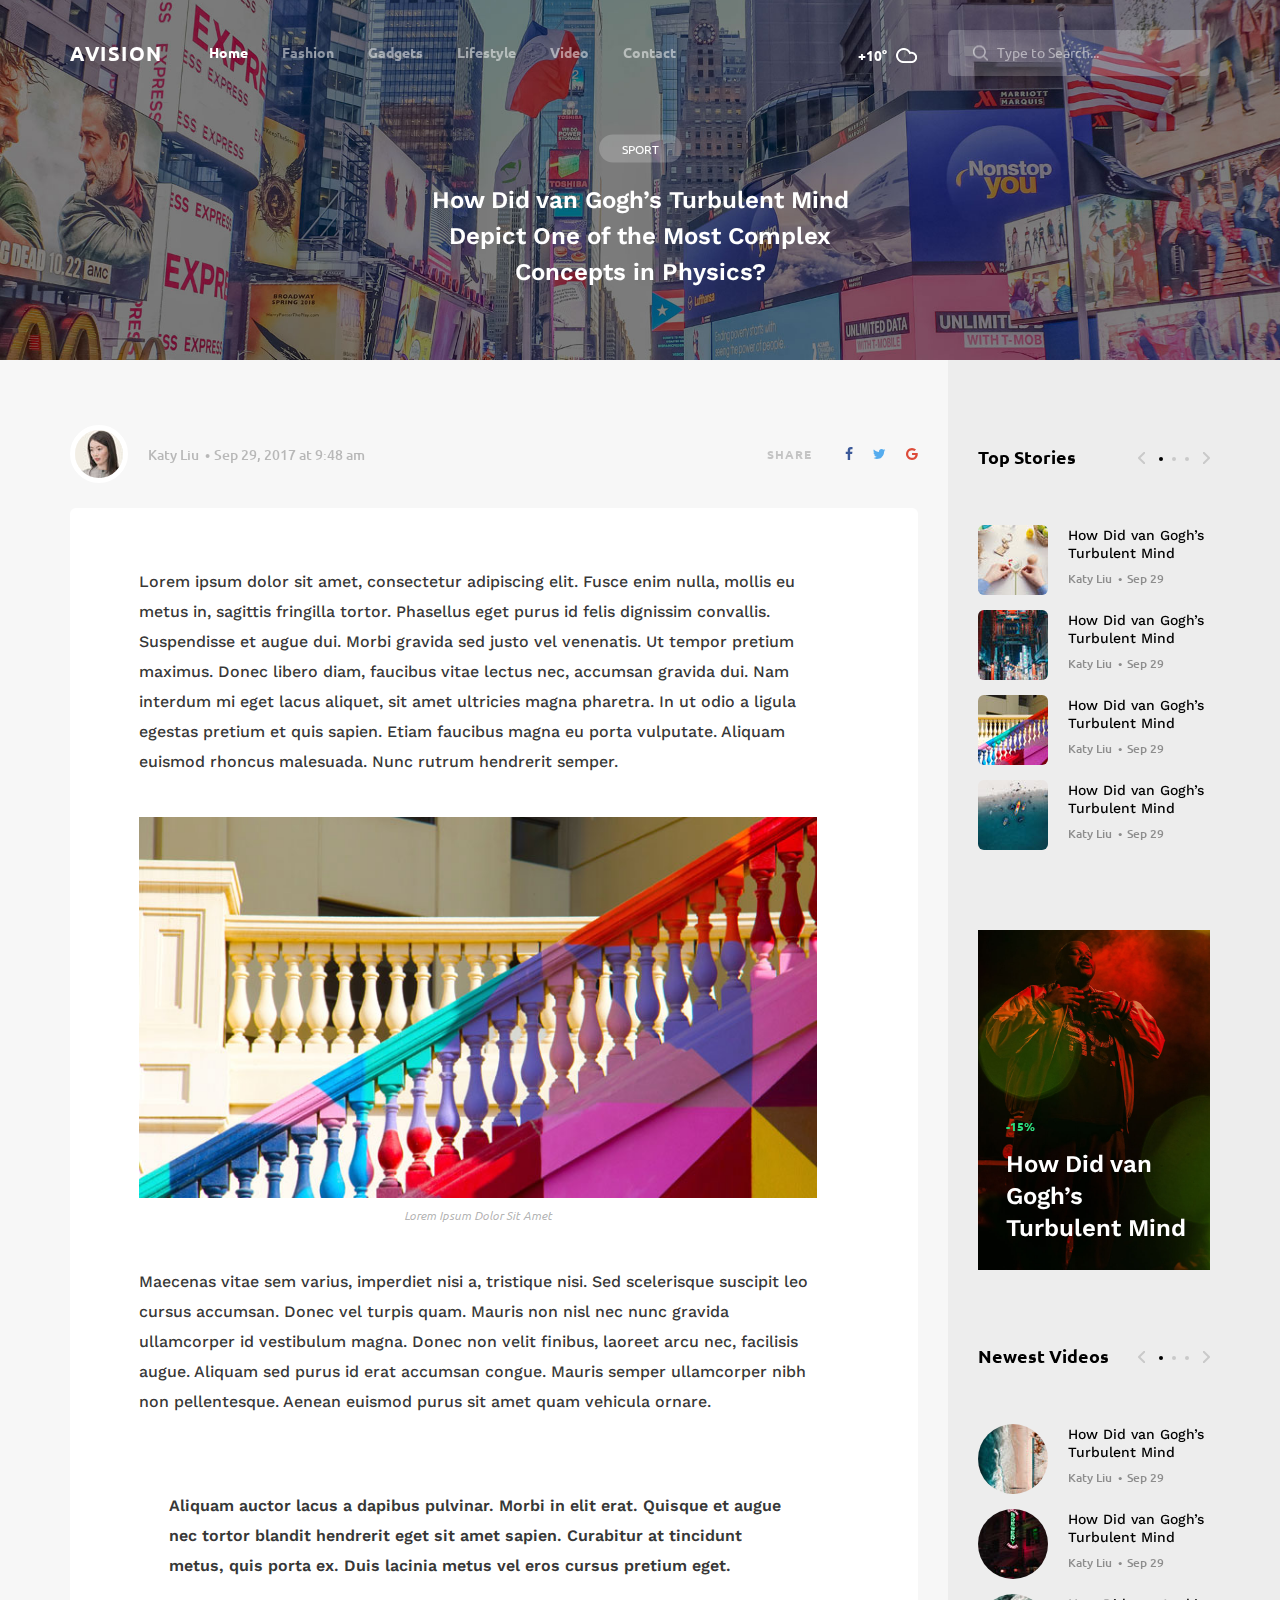
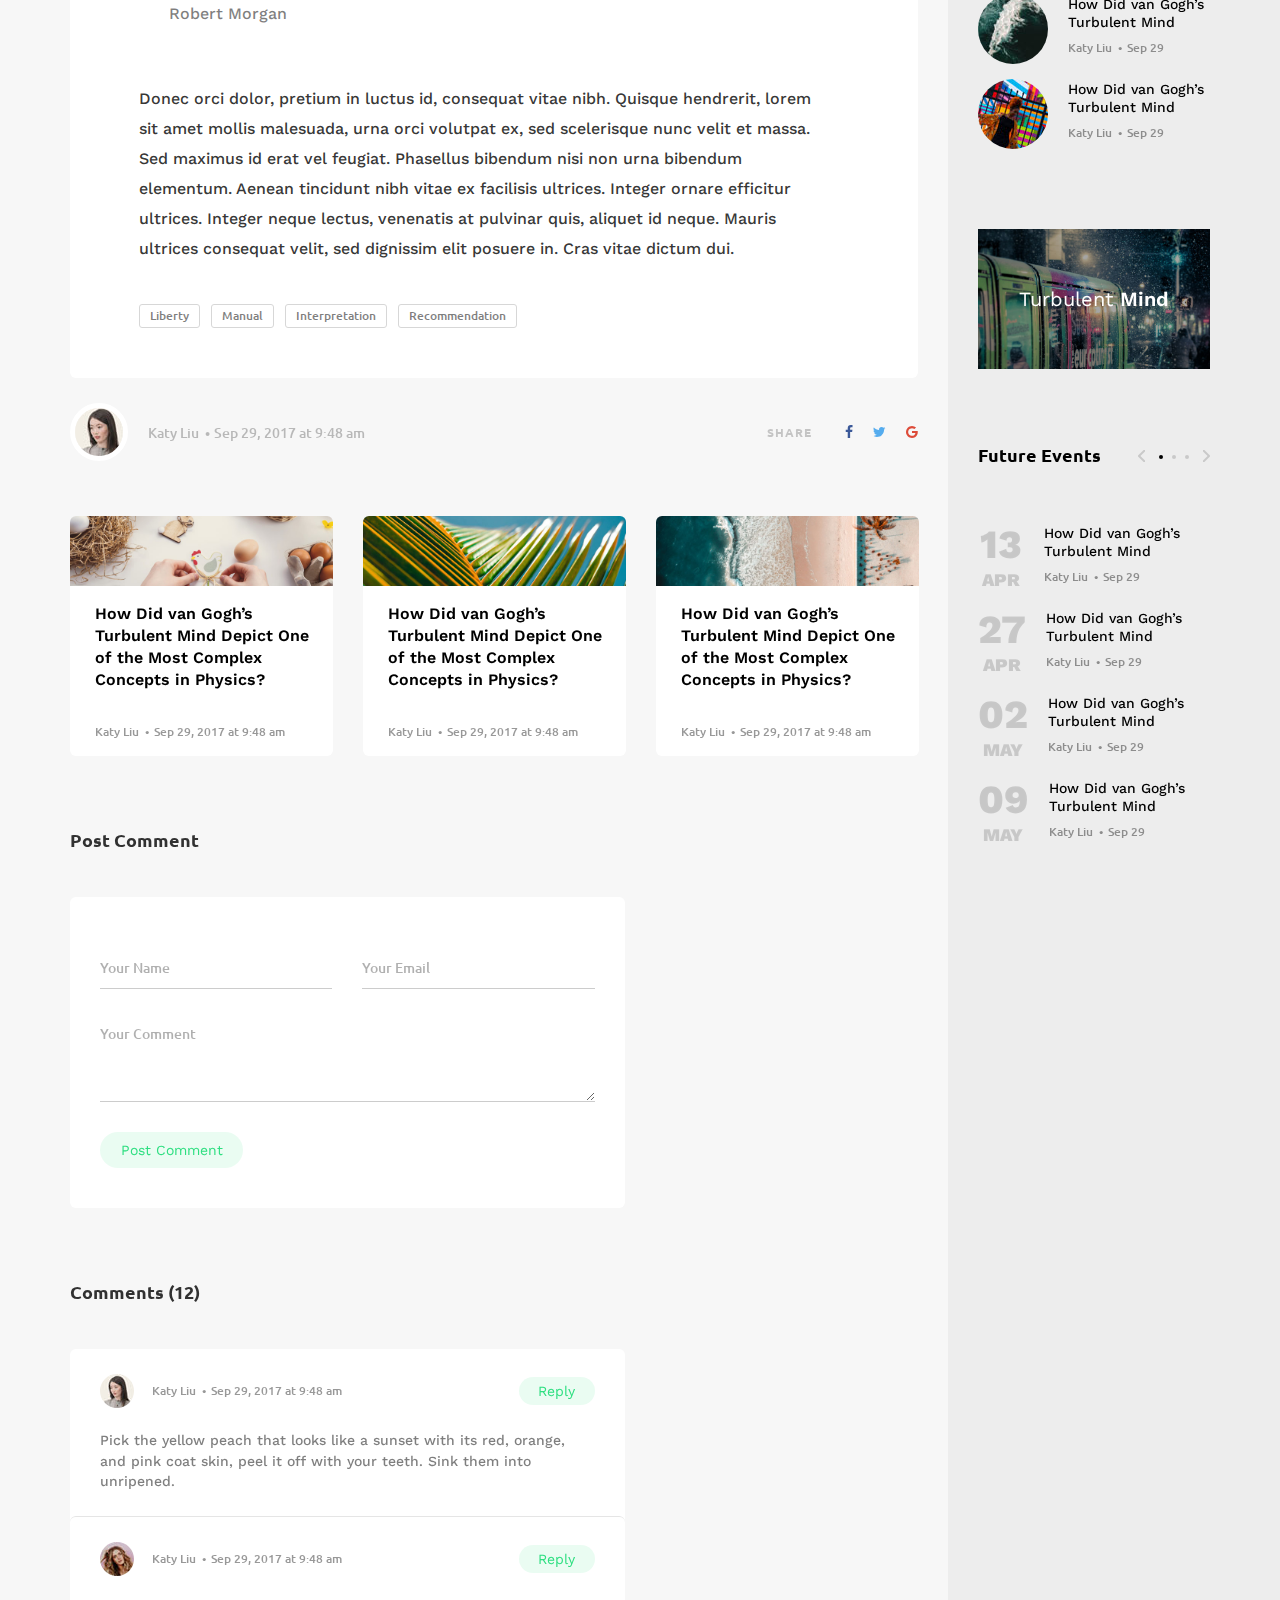
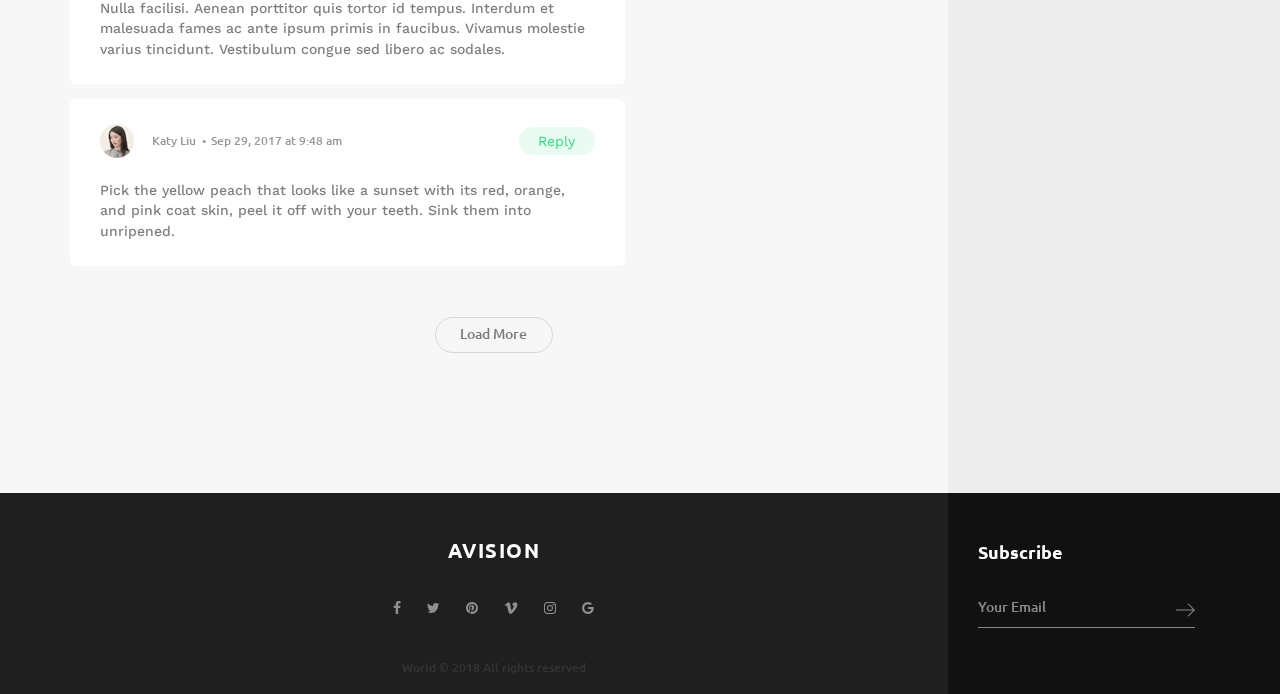
<file: post.html>
<!DOCTYPE html>
<html lang="en">
<head>
<title>Post</title>
<meta charset="utf-8">
<meta http-equiv="X-UA-Compatible" content="IE=edge">
<meta name="description" content="Demo project">
<meta name="viewport" content="width=device-width, initial-scale=1">
<link rel="stylesheet" type="text/css" href="styles/bootstrap4/bootstrap.min.css">
<link href="plugins/font-awesome-4.7.0/css/font-awesome.min.css" rel="stylesheet" type="text/css">
<link rel="stylesheet" type="text/css" href="plugins/OwlCarousel2-2.2.1/owl.carousel.css">
<link rel="stylesheet" type="text/css" href="plugins/OwlCarousel2-2.2.1/owl.theme.default.css">
<link rel="stylesheet" type="text/css" href="plugins/OwlCarousel2-2.2.1/animate.css">
<link rel="stylesheet" type="text/css" href="plugins/jquery.mb.YTPlayer-3.1.12/jquery.mb.YTPlayer.css">
<link rel="stylesheet" type="text/css" href="styles/post.css">
<link rel="stylesheet" type="text/css" href="styles/post_responsive.css">
</head>
<body>

<div class="super_container">

	<!-- Header -->

	<header class="header">
		<div class="container">
			<div class="row">
				<div class="col">
					<div class="header_content d-flex flex-row align-items-center justify-content-start">
						<div class="logo"><a href="#">avision</a></div>
						<nav class="main_nav">
							<ul>
								<li class="active"><a href="index.html">Home</a></li>
								<li><a href="#">Fashion</a></li>
								<li><a href="#">Gadgets</a></li>
								<li><a href="#">Lifestyle</a></li>
								<li><a href="#">Video</a></li>
								<li><a href="contact.html">Contact</a></li>
							</ul>
						</nav>
						<div class="search_container ml-auto">
							<div class="weather">
								<div class="temperature">+10°</div>
								<img class="weather_icon" src="images/cloud.png" alt="">
							</div>
							<form action="#">
								<input type="search" class="header_search_input" required="required" placeholder="Type to Search...">
								<img class="header_search_icon" src="images/search.png" alt="">
							</form>
							
						</div>
						<div class="hamburger ml-auto menu_mm">
							<i class="fa fa-bars trans_200 menu_mm" aria-hidden="true"></i>
						</div>
					</div>
				</div>
			</div>
		</div>
	</header>

	<!-- Menu -->

	<div class="menu d-flex flex-column align-items-end justify-content-start text-right menu_mm trans_400">
		<div class="menu_close_container"><div class="menu_close"><div></div><div></div></div></div>
		<div class="logo menu_mm"><a href="#">Avision</a></div>
		<div class="search">
			<form action="#">
				<input type="search" class="header_search_input menu_mm" required="required" placeholder="Type to Search...">
				<img class="header_search_icon menu_mm" src="images/search_2.png" alt="">
			</form>
		</div>
		<nav class="menu_nav">
			<ul class="menu_mm">
				<li class="menu_mm"><a href="index.html">home</a></li>
				<li class="menu_mm"><a href="#">Fashion</a></li>
				<li class="menu_mm"><a href="#">Gadgets</a></li>
				<li class="menu_mm"><a href="#">Lifestyle</a></li>
				<li class="menu_mm"><a href="#">Video</a></li>
				<li class="menu_mm"><a href="contact.html">Contact</a></li>
			</ul>
		</nav>
	</div>
	
	<!-- Home -->

	<div class="home">
		<div class="home_background parallax-window" data-parallax="scroll" data-image-src="images/post.jpg" data-speed="0.8"></div>
		<div class="home_content">
			<div class="post_category trans_200"><a href="category.html" class="trans_200">sport</a></div>
			<div class="post_title">How Did van Gogh’s Turbulent Mind Depict One of the Most Complex Concepts in Physics?</div>
		</div>
	</div>
	
	<!-- Page Content -->

	<div class="page_content">
		<div class="container">
			<div class="row row-lg-eq-height">

				<!-- Post Content -->

				<div class="col-lg-9">
					<div class="post_content">

						<!-- Top Panel -->
						<div class="post_panel post_panel_top d-flex flex-row align-items-center justify-content-start">
							<div class="author_image"><div><img src="images/author.jpg" alt=""></div></div>
							<div class="post_meta"><a href="#">Katy Liu</a><span>Sep 29, 2017 at 9:48 am</span></div>
							<div class="post_share ml-sm-auto">
								<span>share</span>
								<ul class="post_share_list">
									<li class="post_share_item"><a href="#"><i class="fa fa-facebook" aria-hidden="true"></i></a></li>
									<li class="post_share_item"><a href="#"><i class="fa fa-twitter" aria-hidden="true"></i></a></li>
									<li class="post_share_item"><a href="#"><i class="fa fa-google" aria-hidden="true"></i></a></li>
								</ul>
							</div>
						</div>

						<!-- Post Body -->

						<div class="post_body">
							<p class="post_p">Lorem ipsum dolor sit amet, consectetur adipiscing elit. Fusce enim nulla, mollis eu metus in, sagittis fringilla tortor. Phasellus eget purus id felis dignissim convallis. Suspendisse et augue dui. Morbi gravida sed justo vel venenatis. Ut tempor pretium maximus. Donec libero diam, faucibus vitae lectus nec, accumsan gravida dui. Nam interdum mi eget lacus aliquet, sit amet ultricies magna pharetra. In ut odio a ligula egestas pretium et quis sapien. Etiam faucibus magna eu porta vulputate. Aliquam euismod rhoncus malesuada. Nunc rutrum hendrerit semper.</p>
							<figure>
								<img src="images/post_image.jpg" alt="">
								<figcaption>Lorem Ipsum Dolor Sit Amet</figcaption>
							</figure>
							<p class="post_p">Maecenas vitae sem varius, imperdiet nisi a, tristique nisi. Sed scelerisque suscipit leo cursus accumsan. Donec vel turpis quam. Mauris non nisl nec nunc gravida ullamcorper id vestibulum magna. Donec non velit finibus, laoreet arcu nec, facilisis augue. Aliquam sed purus id erat accumsan congue. Mauris semper ullamcorper nibh non pellentesque. Aenean euismod purus sit amet quam vehicula ornare.</p>
							<div class="post_quote">
								<p class="post_p">Aliquam auctor lacus a dapibus pulvinar. Morbi in elit erat. Quisque et augue nec tortor blandit hendrerit eget sit amet sapien. Curabitur at tincidunt metus, quis porta ex. Duis lacinia metus vel eros cursus pretium eget.</p>
								<div class="post_quote_source">Robert Morgan</div>
							</div>
							<p class="post_p">Donec orci dolor, pretium in luctus id, consequat vitae nibh. Quisque hendrerit, lorem sit amet mollis malesuada, urna orci volutpat ex, sed scelerisque nunc velit et massa. Sed maximus id erat vel feugiat. Phasellus bibendum nisi non urna bibendum elementum. Aenean tincidunt nibh vitae ex facilisis ultrices. Integer ornare efficitur ultrices. Integer neque lectus, venenatis at pulvinar quis, aliquet id neque. Mauris ultrices consequat velit, sed dignissim elit posuere in. Cras vitae dictum dui.</p>

							<!-- Post Tags -->
							<div class="post_tags">
								<ul>
									<li class="post_tag"><a href="#">Liberty</a></li>
									<li class="post_tag"><a href="#">Manual</a></li>
									<li class="post_tag"><a href="#">Interpretation</a></li>
									<li class="post_tag"><a href="#">Recommendation</a></li>
								</ul>
							</div>
						</div>
						
						<!-- Bottom Panel -->
						<div class="post_panel bottom_panel d-flex flex-row align-items-center justify-content-start">
							<div class="author_image"><div><img src="images/author.jpg" alt=""></div></div>
							<div class="post_meta"><a href="#">Katy Liu</a><span>Sep 29, 2017 at 9:48 am</span></div>
							<div class="post_share ml-sm-auto">
								<span>share</span>
								<ul class="post_share_list">
									<li class="post_share_item"><a href="#"><i class="fa fa-facebook" aria-hidden="true"></i></a></li>
									<li class="post_share_item"><a href="#"><i class="fa fa-twitter" aria-hidden="true"></i></a></li>
									<li class="post_share_item"><a href="#"><i class="fa fa-google" aria-hidden="true"></i></a></li>
								</ul>
							</div>
						</div>

						<!-- Similar Posts -->
						<div class="similar_posts">
							<div class="grid clearfix">

								<!-- Small Card With Image -->
								<div class="card card_small_with_image grid-item">
									<img class="card-img-top" src="images/post_25.jpg" alt="https://unsplash.com/@jakobowens1">
									<div class="card-body">
										<div class="card-title card-title-small"><a href="post.html">How Did van Gogh’s Turbulent Mind Depict One of the Most Complex Concepts in Physics?</a></div>
										<small class="post_meta"><a href="#">Katy Liu</a><span>Sep 29, 2017 at 9:48 am</span></small>
									</div>
								</div>

								<!-- Small Card With Image -->
								<div class="card card_small_with_image grid-item">
									<img class="card-img-top" src="images/post_2.jpg" alt="https://unsplash.com/@jakobowens1">
									<div class="card-body">
										<div class="card-title card-title-small"><a href="post.html">How Did van Gogh’s Turbulent Mind Depict One of the Most Complex Concepts in Physics?</a></div>
										<small class="post_meta"><a href="#">Katy Liu</a><span>Sep 29, 2017 at 9:48 am</span></small>
									</div>
								</div>

								<!-- Small Card With Image -->
								<div class="card card_small_with_image grid-item">
									<img class="card-img-top" src="images/post_26.jpg" alt="https://unsplash.com/@jakobowens1">
									<div class="card-body">
										<div class="card-title card-title-small"><a href="post.html">How Did van Gogh’s Turbulent Mind Depict One of the Most Complex Concepts in Physics?</a></div>
										<small class="post_meta"><a href="#">Katy Liu</a><span>Sep 29, 2017 at 9:48 am</span></small>
									</div>
								</div>

							</div>

							<!-- Post Comment -->
							<div class="post_comment">
								<div class="post_comment_title">Post Comment</div>
								<div class="row">
									<div class="col-xl-8">
										<div class="post_comment_form_container">
											<form action="#">
												<input type="text" class="comment_input comment_input_name" placeholder="Your Name" required="required">
												<input type="email" class="comment_input comment_input_email" placeholder="Your Email" required="required">
												<textarea class="comment_text" placeholder="Your Comment" required="required"></textarea>
												<button type="submit" class="comment_button">Post Comment</button>
											</form>
										</div>
									</div>
								</div>
							</div>

							<!-- Comments -->
							<div class="comments">
								<div class="comments_title">Comments <span>(12)</span></div>
								<div class="row">
									<div class="col-xl-8">
										<div class="comments_container">
											<ul class="comment_list">
												<li class="comment">
													<div class="comment_body">
														<div class="comment_panel d-flex flex-row align-items-center justify-content-start">
															<div class="comment_author_image"><div><img src="images/comment_author_1.jpg" alt=""></div></div>
															<small class="post_meta"><a href="#">Katy Liu</a><span>Sep 29, 2017 at 9:48 am</span></small>
															<button type="button" class="reply_button ml-auto">Reply</button>
														</div>
														<div class="comment_content">
															<p>Pick the yellow peach that looks like a sunset with its red, orange, and pink coat skin, peel it off with your teeth. Sink them into unripened.</p>
														</div>
													</div>

													<!-- Reply -->
													<ul class="comment_list">
														<li class="comment">
															<div class="comment_body">
																<div class="comment_panel d-flex flex-row align-items-center justify-content-start">
																	<div class="comment_author_image"><div><img src="images/comment_author_2.jpg" alt=""></div></div>
																	<small class="post_meta"><a href="#">Katy Liu</a><span>Sep 29, 2017 at 9:48 am</span></small>
																	<button type="button" class="reply_button ml-auto">Reply</button>
																</div>
																<div class="comment_content">
																	<p>Nulla facilisi. Aenean porttitor quis tortor id tempus. Interdum et malesuada fames ac ante ipsum primis in faucibus. Vivamus molestie varius tincidunt. Vestibulum congue sed libero ac sodales.</p>
																</div>
															</div>

															<!-- Reply -->
															<ul class="comment_list">
																
															</ul>
														</li>
													</ul>
												</li>
												<li class="comment">
													<div class="comment_body">
														<div class="comment_panel d-flex flex-row align-items-center justify-content-start">
															<div class="comment_author_image"><div><img src="images/comment_author_1.jpg" alt=""></div></div>
															<small class="post_meta"><a href="#">Katy Liu</a><span>Sep 29, 2017 at 9:48 am</span></small>
															<button type="button" class="reply_button ml-auto">Reply</button>
														</div>
														<div class="comment_content">
															<p>Pick the yellow peach that looks like a sunset with its red, orange, and pink coat skin, peel it off with your teeth. Sink them into unripened.</p>
														</div>
													</div>
												</li>
											</ul>
										</div>
									</div>
								</div>	
							</div>
						</div>
					</div>
					<div class="load_more">
						<div id="load_more" class="load_more_button text-center trans_200">Load More</div>
					</div>
				</div>

				<!-- Sidebar -->

				<div class="col-lg-3">
					<div class="sidebar">
						<div class="sidebar_background"></div>

						<!-- Top Stories -->

						<div class="sidebar_section">
							<div class="sidebar_title_container">
								<div class="sidebar_title">Top Stories</div>
								<div class="sidebar_slider_nav">
									<div class="custom_nav_container sidebar_slider_nav_container">
										<div class="custom_prev custom_prev_top">
											<svg version="1.1" xmlns="http://www.w3.org/2000/svg" xmlns:xlink="http://www.w3.org/1999/xlink" x="0px" y="0px"
												 width="7px" height="12px" viewBox="0 0 7 12" enable-background="new 0 0 7 12" xml:space="preserve">
												<polyline fill="#bebebe" points="0,5.61 5.609,0 7,0 7,1.438 2.438,6 7,10.563 7,12 5.609,12 -0.002,6.39 "/>
											</svg>
										</div>
								        <ul id="custom_dots" class="custom_dots custom_dots_top">
											<li class="custom_dot custom_dot_top active"><span></span></li>
											<li class="custom_dot custom_dot_top"><span></span></li>
											<li class="custom_dot custom_dot_top"><span></span></li>
										</ul>
										<div class="custom_next custom_next_top">
											<svg version="1.1" xmlns="http://www.w3.org/2000/svg" xmlns:xlink="http://www.w3.org/1999/xlink" x="0px" y="0px"
												 width="7px" height="12px" viewBox="0 0 7 12" enable-background="new 0 0 7 12" xml:space="preserve">
												<polyline fill="#bebebe" points="6.998,6.39 1.389,12 -0.002,12 -0.002,10.562 4.561,6 -0.002,1.438 -0.002,0 1.389,0 7,5.61 "/>
											</svg>
										</div>
									</div>
								</div>
							</div>
							<div class="sidebar_section_content">

								<!-- Top Stories Slider -->
								<div class="sidebar_slider_container">
									<div class="owl-carousel owl-theme sidebar_slider_top">

										<!-- Top Stories Slider Item -->
										<div class="owl-item">

											<!-- Sidebar Post -->
											<div class="side_post">
												<a href="post.html">
													<div class="d-flex flex-row align-items-xl-center align-items-start justify-content-start">
														<div class="side_post_image"><div><img src="images/top_1.jpg" alt=""></div></div>
														<div class="side_post_content">
															<div class="side_post_title">How Did van Gogh’s Turbulent Mind</div>
															<small class="post_meta">Katy Liu<span>Sep 29</span></small>
														</div>
													</div>
												</a>
											</div>

											<!-- Sidebar Post -->
											<div class="side_post">
												<a href="post.html">
													<div class="d-flex flex-row align-items-xl-center align-items-start justify-content-start">
														<div class="side_post_image"><div><img src="images/top_2.jpg" alt=""></div></div>
														<div class="side_post_content">
															<div class="side_post_title">How Did van Gogh’s Turbulent Mind</div>
															<small class="post_meta">Katy Liu<span>Sep 29</span></small>
														</div>
													</div>
												</a>
											</div>

											<!-- Sidebar Post -->
											<div class="side_post">
												<a href="post.html">
													<div class="d-flex flex-row align-items-xl-center align-items-start justify-content-start">
														<div class="side_post_image"><div><img src="images/top_3.jpg" alt=""></div></div>
														<div class="side_post_content">
															<div class="side_post_title">How Did van Gogh’s Turbulent Mind</div>
															<small class="post_meta">Katy Liu<span>Sep 29</span></small>
														</div>
													</div>
												</a>
											</div>

											<!-- Sidebar Post -->
											<div class="side_post">
												<a href="post.html">
													<div class="d-flex flex-row align-items-xl-center align-items-start justify-content-start">
														<div class="side_post_image"><div><img src="images/top_4.jpg" alt=""></div></div>
														<div class="side_post_content">
															<div class="side_post_title">How Did van Gogh’s Turbulent Mind</div>
															<small class="post_meta">Katy Liu<span>Sep 29</span></small>
														</div>
													</div>
												</a>
											</div>

										</div>

										<!-- Top Stories Slider Item -->
										<div class="owl-item">

											<!-- Sidebar Post -->
											<div class="side_post">
												<a href="post.html">
													<div class="d-flex flex-row align-items-xl-center align-items-start justify-content-start">
														<div class="side_post_image"><div><img src="images/top_1.jpg" alt=""></div></div>
														<div class="side_post_content">
															<div class="side_post_title">How Did van Gogh’s Turbulent Mind</div>
															<small class="post_meta">Katy Liu<span>Sep 29</span></small>
														</div>
													</div>
												</a>
											</div>

											<!-- Sidebar Post -->
											<div class="side_post">
												<a href="post.html">
													<div class="d-flex flex-row align-items-xl-center align-items-start justify-content-start">
														<div class="side_post_image"><div><img src="images/top_2.jpg" alt=""></div></div>
														<div class="side_post_content">
															<div class="side_post_title">How Did van Gogh’s Turbulent Mind</div>
															<small class="post_meta">Katy Liu<span>Sep 29</span></small>
														</div>
													</div>
												</a>
											</div>

											<!-- Sidebar Post -->
											<div class="side_post">
												<a href="post.html">
													<div class="d-flex flex-row align-items-xl-center align-items-start justify-content-start">
														<div class="side_post_image"><div><img src="images/top_3.jpg" alt=""></div></div>
														<div class="side_post_content">
															<div class="side_post_title">How Did van Gogh’s Turbulent Mind</div>
															<small class="post_meta">Katy Liu<span>Sep 29</span></small>
														</div>
													</div>
												</a>
											</div>

											<!-- Sidebar Post -->
											<div class="side_post">
												<a href="post.html">
													<div class="d-flex flex-row align-items-xl-center align-items-start justify-content-start">
														<div class="side_post_image"><div><img src="images/top_4.jpg" alt=""></div></div>
														<div class="side_post_content">
															<div class="side_post_title">How Did van Gogh’s Turbulent Mind</div>
															<small class="post_meta">Katy Liu<span>Sep 29</span></small>
														</div>
													</div>
												</a>
											</div>

										</div>

										<!-- Top Stories Slider Item -->
										<div class="owl-item">

											<!-- Sidebar Post -->
											<div class="side_post">
												<a href="post.html">
													<div class="d-flex flex-row align-items-xl-center align-items-start justify-content-start">
														<div class="side_post_image"><div><img src="images/top_1.jpg" alt=""></div></div>
														<div class="side_post_content">
															<div class="side_post_title">How Did van Gogh’s Turbulent Mind</div>
															<small class="post_meta">Katy Liu<span>Sep 29</span></small>
														</div>
													</div>
												</a>
											</div>

											<!-- Sidebar Post -->
											<div class="side_post">
												<a href="post.html">
													<div class="d-flex flex-row align-items-xl-center align-items-start justify-content-start">
														<div class="side_post_image"><div><img src="images/top_2.jpg" alt=""></div></div>
														<div class="side_post_content">
															<div class="side_post_title">How Did van Gogh’s Turbulent Mind</div>
															<small class="post_meta">Katy Liu<span>Sep 29</span></small>
														</div>
													</div>
												</a>
											</div>

											<!-- Sidebar Post -->
											<div class="side_post">
												<a href="post.html">
													<div class="d-flex flex-row align-items-xl-center align-items-start justify-content-start">
														<div class="side_post_image"><div><img src="images/top_3.jpg" alt=""></div></div>
														<div class="side_post_content">
															<div class="side_post_title">How Did van Gogh’s Turbulent Mind</div>
															<small class="post_meta">Katy Liu<span>Sep 29</span></small>
														</div>
													</div>
												</a>
											</div>

											<!-- Sidebar Post -->
											<div class="side_post">
												<a href="post.html">
													<div class="d-flex flex-row align-items-xl-center align-items-start justify-content-start">
														<div class="side_post_image"><div><img src="images/top_4.jpg" alt=""></div></div>
														<div class="side_post_content">
															<div class="side_post_title">How Did van Gogh’s Turbulent Mind</div>
															<small class="post_meta">Katy Liu<span>Sep 29</span></small>
														</div>
													</div>
												</a>
											</div>

										</div>

									</div>
								</div>
							</div>
						</div>

						<!-- Advertising -->

						<div class="sidebar_section">
							<div class="advertising">
								<div class="advertising_background" style="background-image:url(images/post_17.jpg)"></div>
								<div class="advertising_content d-flex flex-column align-items-start justify-content-end">
									<div class="advertising_perc">-15%</div>
									<div class="advertising_link"><a href="#">How Did van Gogh’s Turbulent Mind</a></div>
								</div>
							</div>
						</div>

						<!-- Newest Videos -->

						<div class="sidebar_section newest_videos">
							<div class="sidebar_title_container">
								<div class="sidebar_title">Newest Videos</div>
								<div class="sidebar_slider_nav">
									<div class="custom_nav_container sidebar_slider_nav_container">
										<div class="custom_prev custom_prev_vid">
											<svg version="1.1" xmlns="http://www.w3.org/2000/svg" xmlns:xlink="http://www.w3.org/1999/xlink" x="0px" y="0px"
												 width="7px" height="12px" viewBox="0 0 7 12" enable-background="new 0 0 7 12" xml:space="preserve">
												<polyline fill="#bebebe" points="0,5.61 5.609,0 7,0 7,1.438 2.438,6 7,10.563 7,12 5.609,12 -0.002,6.39 "/>
											</svg>
										</div>
								        <ul id="custom_dots" class="custom_dots custom_dots_vid">
											<li class="custom_dot custom_dot_vid active"><span></span></li>
											<li class="custom_dot custom_dot_vid"><span></span></li>
											<li class="custom_dot custom_dot_vid"><span></span></li>
										</ul>
										<div class="custom_next custom_next_vid">
											<svg version="1.1" xmlns="http://www.w3.org/2000/svg" xmlns:xlink="http://www.w3.org/1999/xlink" x="0px" y="0px"
												 width="7px" height="12px" viewBox="0 0 7 12" enable-background="new 0 0 7 12" xml:space="preserve">
												<polyline fill="#bebebe" points="6.998,6.39 1.389,12 -0.002,12 -0.002,10.562 4.561,6 -0.002,1.438 -0.002,0 1.389,0 7,5.61 "/>
											</svg>
										</div>
									</div>
								</div>
							</div>
							<div class="sidebar_section_content">

								<!-- Sidebar Slider -->
								<div class="sidebar_slider_container">
									<div class="owl-carousel owl-theme sidebar_slider_vid">

										<!-- Newest Videos Slider Item -->
										<div class="owl-item">

											<!-- Newest Videos Post -->
											<div class="side_post">
												<a href="post.html">
													<div class="d-flex flex-row align-items-xl-center align-items-start justify-content-start">
														<div class="side_post_image"><div><img src="images/vid_1.jpg" alt=""></div></div>
														<div class="side_post_content">
															<div class="side_post_title">How Did van Gogh’s Turbulent Mind</div>
															<small class="post_meta">Katy Liu<span>Sep 29</span></small>
														</div>
													</div>
												</a>
											</div>

											<!-- Newest Videos Post -->
											<div class="side_post">
												<a href="post.html">
													<div class="d-flex flex-row align-items-xl-center align-items-start justify-content-start">
														<div class="side_post_image"><div><img src="images/vid_2.jpg" alt=""></div></div>
														<div class="side_post_content">
															<div class="side_post_title">How Did van Gogh’s Turbulent Mind</div>
															<small class="post_meta">Katy Liu<span>Sep 29</span></small>
														</div>
													</div>
												</a>
											</div>

											<!-- Newest Videos Post -->
											<div class="side_post">
												<a href="post.html">
													<div class="d-flex flex-row align-items-xl-center align-items-start justify-content-start">
														<div class="side_post_image"><div><img src="images/vid_3.jpg" alt=""></div></div>
														<div class="side_post_content">
															<div class="side_post_title">How Did van Gogh’s Turbulent Mind</div>
															<small class="post_meta">Katy Liu<span>Sep 29</span></small>
														</div>
													</div>
												</a>
											</div>

											<!-- Newest Videos Post -->
											<div class="side_post">
												<a href="post.html">
													<div class="d-flex flex-row align-items-xl-center align-items-start justify-content-start">
														<div class="side_post_image"><div><img src="images/vid_4.jpg" alt=""></div></div>
														<div class="side_post_content">
															<div class="side_post_title">How Did van Gogh’s Turbulent Mind</div>
															<small class="post_meta">Katy Liu<span>Sep 29</span></small>
														</div>
													</div>
												</a>
											</div>

										</div>

										<!-- Newest Videos Slider Item -->
										<div class="owl-item">

											<!-- Newest Videos Post -->
											<div class="side_post">
												<a href="post.html">
													<div class="d-flex flex-row align-items-xl-center align-items-start justify-content-start">
														<div class="side_post_image"><div><img src="images/vid_1.jpg" alt=""></div></div>
														<div class="side_post_content">
															<div class="side_post_title">How Did van Gogh’s Turbulent Mind</div>
															<small class="post_meta">Katy Liu<span>Sep 29</span></small>
														</div>
													</div>
												</a>
											</div>

											<!-- Newest Videos Post -->
											<div class="side_post">
												<a href="post.html">
													<div class="d-flex flex-row align-items-xl-center align-items-start justify-content-start">
														<div class="side_post_image"><div><img src="images/vid_2.jpg" alt=""></div></div>
														<div class="side_post_content">
															<div class="side_post_title">How Did van Gogh’s Turbulent Mind</div>
															<small class="post_meta">Katy Liu<span>Sep 29</span></small>
														</div>
													</div>
												</a>
											</div>

											<!-- Newest Videos Post -->
											<div class="side_post">
												<a href="post.html">
													<div class="d-flex flex-row align-items-xl-center align-items-start justify-content-start">
														<div class="side_post_image"><div><img src="images/vid_3.jpg" alt=""></div></div>
														<div class="side_post_content">
															<div class="side_post_title">How Did van Gogh’s Turbulent Mind</div>
															<small class="post_meta">Katy Liu<span>Sep 29</span></small>
														</div>
													</div>
												</a>
											</div>

											<!-- Newest Videos Post -->
											<div class="side_post">
												<a href="post.html">
													<div class="d-flex flex-row align-items-xl-center align-items-start justify-content-start">
														<div class="side_post_image"><div><img src="images/vid_4.jpg" alt=""></div></div>
														<div class="side_post_content">
															<div class="side_post_title">How Did van Gogh’s Turbulent Mind</div>
															<small class="post_meta">Katy Liu<span>Sep 29</span></small>
														</div>
													</div>
												</a>
											</div>

										</div>

										<!-- Newest Videos Slider Item -->
										<div class="owl-item">

											<!-- Newest Videos Post -->
											<div class="side_post">
												<a href="post.html">
													<div class="d-flex flex-row align-items-xl-center align-items-start justify-content-start">
														<div class="side_post_image"><div><img src="images/vid_1.jpg" alt=""></div></div>
														<div class="side_post_content">
															<div class="side_post_title">How Did van Gogh’s Turbulent Mind</div>
															<small class="post_meta">Katy Liu<span>Sep 29</span></small>
														</div>
													</div>
												</a>
											</div>

											<!-- Newest Videos Post -->
											<div class="side_post">
												<a href="post.html">
													<div class="d-flex flex-row align-items-xl-center align-items-start justify-content-start">
														<div class="side_post_image"><div><img src="images/vid_2.jpg" alt=""></div></div>
														<div class="side_post_content">
															<div class="side_post_title">How Did van Gogh’s Turbulent Mind</div>
															<small class="post_meta">Katy Liu<span>Sep 29</span></small>
														</div>
													</div>
												</a>
											</div>

											<!-- Newest Videos Post -->
											<div class="side_post">
												<a href="post.html">
													<div class="d-flex flex-row align-items-xl-center align-items-start justify-content-start">
														<div class="side_post_image"><div><img src="images/vid_3.jpg" alt=""></div></div>
														<div class="side_post_content">
															<div class="side_post_title">How Did van Gogh’s Turbulent Mind</div>
															<small class="post_meta">Katy Liu<span>Sep 29</span></small>
														</div>
													</div>
												</a>
											</div>

											<!-- Newest Videos Post -->
											<div class="side_post">
												<a href="post.html">
													<div class="d-flex flex-row align-items-xl-center align-items-start justify-content-start">
														<div class="side_post_image"><div><img src="images/vid_4.jpg" alt=""></div></div>
														<div class="side_post_content">
															<div class="side_post_title">How Did van Gogh’s Turbulent Mind</div>
															<small class="post_meta">Katy Liu<span>Sep 29</span></small>
														</div>
													</div>
												</a>
											</div>

										</div>

									</div>
								</div>
							</div>
						</div>

						<!-- Advertising 2 -->

						<div class="sidebar_section">
							<div class="advertising_2">
								<div class="advertising_background" style="background-image:url(images/post_18.jpg)"></div>
								<div class="advertising_2_content d-flex flex-column align-items-center justify-content-center">
									<div class="advertising_2_link"><a href="#">Turbulent <span>Mind</span></a></div>
								</div>
							</div>
						</div>

						<!-- Future Events -->

						<div class="sidebar_section future_events">
							<div class="sidebar_title_container">
								<div class="sidebar_title">Future Events</div>
								<div class="sidebar_slider_nav">
									<div class="custom_nav_container sidebar_slider_nav_container">
										<div class="custom_prev custom_prev_events">
											<svg version="1.1" xmlns="http://www.w3.org/2000/svg" xmlns:xlink="http://www.w3.org/1999/xlink" x="0px" y="0px"
												 width="7px" height="12px" viewBox="0 0 7 12" enable-background="new 0 0 7 12" xml:space="preserve">
												<polyline fill="#bebebe" points="0,5.61 5.609,0 7,0 7,1.438 2.438,6 7,10.563 7,12 5.609,12 -0.002,6.39 "/>
											</svg>
										</div>
								        <ul id="custom_dots" class="custom_dots custom_dots_events">
											<li class="custom_dot custom_dot_events active"><span></span></li>
											<li class="custom_dot custom_dot_events"><span></span></li>
											<li class="custom_dot custom_dot_events"><span></span></li>
										</ul>
										<div class="custom_next custom_next_events">
											<svg version="1.1" xmlns="http://www.w3.org/2000/svg" xmlns:xlink="http://www.w3.org/1999/xlink" x="0px" y="0px"
												 width="7px" height="12px" viewBox="0 0 7 12" enable-background="new 0 0 7 12" xml:space="preserve">
												<polyline fill="#bebebe" points="6.998,6.39 1.389,12 -0.002,12 -0.002,10.562 4.561,6 -0.002,1.438 -0.002,0 1.389,0 7,5.61 "/>
											</svg>
										</div>
									</div>
								</div>
							</div>
							<div class="sidebar_section_content">

								<!-- Sidebar Slider -->
								<div class="sidebar_slider_container">
									<div class="owl-carousel owl-theme sidebar_slider_events">

										<!-- Future Events Slider Item -->
										<div class="owl-item">

											<!-- Future Events Post -->
											<div class="side_post">
												<a href="post.html">
													<div class="d-flex flex-row align-items-xl-center align-items-start justify-content-start">
														<div class="event_date d-flex flex-column align-items-center justify-content-center">
															<div class="event_day">13</div>
															<div class="event_month">apr</div>
														</div>
														<div class="side_post_content">
															<div class="side_post_title">How Did van Gogh’s Turbulent Mind</div>
															<small class="post_meta">Katy Liu<span>Sep 29</span></small>
														</div>
													</div>
												</a>
											</div>

											<!-- Future Events Post -->
											<div class="side_post">
												<a href="post.html">
													<div class="d-flex flex-row align-items-xl-center align-items-start justify-content-start">
														<div class="event_date d-flex flex-column align-items-center justify-content-center">
															<div class="event_day">27</div>
															<div class="event_month">apr</div>
														</div>
														<div class="side_post_content">
															<div class="side_post_title">How Did van Gogh’s Turbulent Mind</div>
															<small class="post_meta">Katy Liu<span>Sep 29</span></small>
														</div>
													</div>
												</a>
											</div>

											<!-- Future Events Post -->
											<div class="side_post">
												<a href="post.html">
													<div class="d-flex flex-row align-items-xl-center align-items-start justify-content-start">
														<div class="event_date d-flex flex-column align-items-center justify-content-center">
															<div class="event_day">02</div>
															<div class="event_month">may</div>
														</div>
														<div class="side_post_content">
															<div class="side_post_title">How Did van Gogh’s Turbulent Mind</div>
															<small class="post_meta">Katy Liu<span>Sep 29</span></small>
														</div>
													</div>
												</a>
											</div>

											<!-- Future Events Post -->
											<div class="side_post">
												<a href="post.html">
													<div class="d-flex flex-row align-items-xl-center align-items-start justify-content-start">
														<div class="event_date d-flex flex-column align-items-center justify-content-center">
															<div class="event_day">09</div>
															<div class="event_month">may</div>
														</div>
														<div class="side_post_content">
															<div class="side_post_title">How Did van Gogh’s Turbulent Mind</div>
															<small class="post_meta">Katy Liu<span>Sep 29</span></small>
														</div>
													</div>
												</a>
											</div>

										</div>

										<!-- Future Events Slider Item -->
										<div class="owl-item">

											<!-- Future Events Post -->
											<div class="side_post">
												<a href="post.html">
													<div class="d-flex flex-row align-items-xl-center align-items-start justify-content-start">
														<div class="event_date d-flex flex-column align-items-center justify-content-center">
															<div class="event_day">13</div>
															<div class="event_month">apr</div>
														</div>
														<div class="side_post_content">
															<div class="side_post_title">How Did van Gogh’s Turbulent Mind</div>
															<small class="post_meta">Katy Liu<span>Sep 29</span></small>
														</div>
													</div>
												</a>
											</div>

											<!-- Future Events Post -->
											<div class="side_post">
												<a href="post.html">
													<div class="d-flex flex-row align-items-xl-center align-items-start justify-content-start">
														<div class="event_date d-flex flex-column align-items-center justify-content-center">
															<div class="event_day">27</div>
															<div class="event_month">apr</div>
														</div>
														<div class="side_post_content">
															<div class="side_post_title">How Did van Gogh’s Turbulent Mind</div>
															<small class="post_meta">Katy Liu<span>Sep 29</span></small>
														</div>
													</div>
												</a>
											</div>

											<!-- Future Events Post -->
											<div class="side_post">
												<a href="post.html">
													<div class="d-flex flex-row align-items-xl-center align-items-start justify-content-start">
														<div class="event_date d-flex flex-column align-items-center justify-content-center">
															<div class="event_day">02</div>
															<div class="event_month">may</div>
														</div>
														<div class="side_post_content">
															<div class="side_post_title">How Did van Gogh’s Turbulent Mind</div>
															<small class="post_meta">Katy Liu<span>Sep 29</span></small>
														</div>
													</div>
												</a>
											</div>

											<!-- Future Events Post -->
											<div class="side_post">
												<a href="post.html">
													<div class="d-flex flex-row align-items-xl-center align-items-start justify-content-start">
														<div class="event_date d-flex flex-column align-items-center justify-content-center">
															<div class="event_day">09</div>
															<div class="event_month">may</div>
														</div>
														<div class="side_post_content">
															<div class="side_post_title">How Did van Gogh’s Turbulent Mind</div>
															<small class="post_meta">Katy Liu<span>Sep 29</span></small>
														</div>
													</div>
												</a>
											</div>

										</div>

										<!-- Future Events Slider Item -->
										<div class="owl-item">

											<!-- Future Events Post -->
											<div class="side_post">
												<a href="post.html">
													<div class="d-flex flex-row align-items-xl-center align-items-start justify-content-start">
														<div class="event_date d-flex flex-column align-items-center justify-content-center">
															<div class="event_day">13</div>
															<div class="event_month">apr</div>
														</div>
														<div class="side_post_content">
															<div class="side_post_title">How Did van Gogh’s Turbulent Mind</div>
															<small class="post_meta">Katy Liu<span>Sep 29</span></small>
														</div>
													</div>
												</a>
											</div>

											<!-- Future Events Post -->
											<div class="side_post">
												<a href="post.html">
													<div class="d-flex flex-row align-items-xl-center align-items-start justify-content-start">
														<div class="event_date d-flex flex-column align-items-center justify-content-center">
															<div class="event_day">27</div>
															<div class="event_month">apr</div>
														</div>
														<div class="side_post_content">
															<div class="side_post_title">How Did van Gogh’s Turbulent Mind</div>
															<small class="post_meta">Katy Liu<span>Sep 29</span></small>
														</div>
													</div>
												</a>
											</div>

											<!-- Future Events Post -->
											<div class="side_post">
												<a href="post.html">
													<div class="d-flex flex-row align-items-xl-center align-items-start justify-content-start">
														<div class="event_date d-flex flex-column align-items-center justify-content-center">
															<div class="event_day">02</div>
															<div class="event_month">may</div>
														</div>
														<div class="side_post_content">
															<div class="side_post_title">How Did van Gogh’s Turbulent Mind</div>
															<small class="post_meta">Katy Liu<span>Sep 29</span></small>
														</div>
													</div>
												</a>
											</div>

											<!-- Future Events Post -->
											<div class="side_post">
												<a href="post.html">
													<div class="d-flex flex-row align-items-xl-center align-items-start justify-content-start">
														<div class="event_date d-flex flex-column align-items-center justify-content-center">
															<div class="event_day">09</div>
															<div class="event_month">may</div>
														</div>
														<div class="side_post_content">
															<div class="side_post_title">How Did van Gogh’s Turbulent Mind</div>
															<small class="post_meta">Katy Liu<span>Sep 29</span></small>
														</div>
													</div>
												</a>
											</div>

										</div>

									</div>
								</div>
							</div>
						</div>

					</div>
				</div>

			</div>
		</div>
	</div>

	<!-- Footer -->

	<footer class="footer">
		<div class="container">
			<div class="row row-lg-eq-height">
				<div class="col-lg-9 order-lg-1 order-2">
					<div class="footer_content">
						<div class="footer_logo"><a href="#">avision</a></div>
						<div class="footer_social">
							<ul>
								<li class="footer_social_facebook"><a href="#"><i class="fa fa-facebook" aria-hidden="true"></i></a></li>
								<li class="footer_social_twitter"><a href="#"><i class="fa fa-twitter" aria-hidden="true"></i></a></li>
								<li class="footer_social_pinterest"><a href="#"><i class="fa fa-pinterest" aria-hidden="true"></i></a></li>
								<li class="footer_social_vimeo"><a href="#"><i class="fa fa-vimeo" aria-hidden="true"></i></a></li>
								<li class="footer_social_instagram"><a href="#"><i class="fa fa-instagram" aria-hidden="true"></i></a></li>
								<li class="footer_social_google"><a href="#"><i class="fa fa-google" aria-hidden="true"></i></a></li>
							</ul>
						</div>
						<div class="copyright">World © 2018 All rights reserved</div>
					</div>
				</div>
				<div class="col-lg-3 order-lg-2 order-1">
					<div class="subscribe">
						<div class="subscribe_background"></div>
						<div class="subscribe_content">
							<div class="subscribe_title">Subscribe</div>
							<form action="#">
								<input type="email" class="sub_input" placeholder="Your Email" required="required">
								<button class="sub_button">
									<svg version="1.1" id="link_arrow_1" xmlns="http://www.w3.org/2000/svg" xmlns:xlink="http://www.w3.org/1999/xlink" x="0px" y="0px"
										 width="19px" height="13px" viewBox="0 0 19 13" enable-background="new 0 0 19 13" xml:space="preserve">
										<polygon fill="#FFFFFF" points="12.475,0 11.061,0 17.081,6.021 0,6.021 0,7.021 17.038,7.021 11.06,13 12.474,13 18.974,6.5 "/>
									</svg>
								</button>
							</form>
						</div>
					</div>
				</div>
			</div>
		</div>
	</footer>
</div>

<script src="js/jquery-3.2.1.min.js"></script>
<script src="styles/bootstrap4/popper.js"></script>
<script src="styles/bootstrap4/bootstrap.min.js"></script>
<script src="plugins/OwlCarousel2-2.2.1/owl.carousel.js"></script>
<script src="plugins/easing/easing.js"></script>
<script src="plugins/masonry/masonry.js"></script>
<script src="plugins/parallax-js-master/parallax.min.js"></script>
<script src="js/post.js"></script>
</body>
</html>
</file>
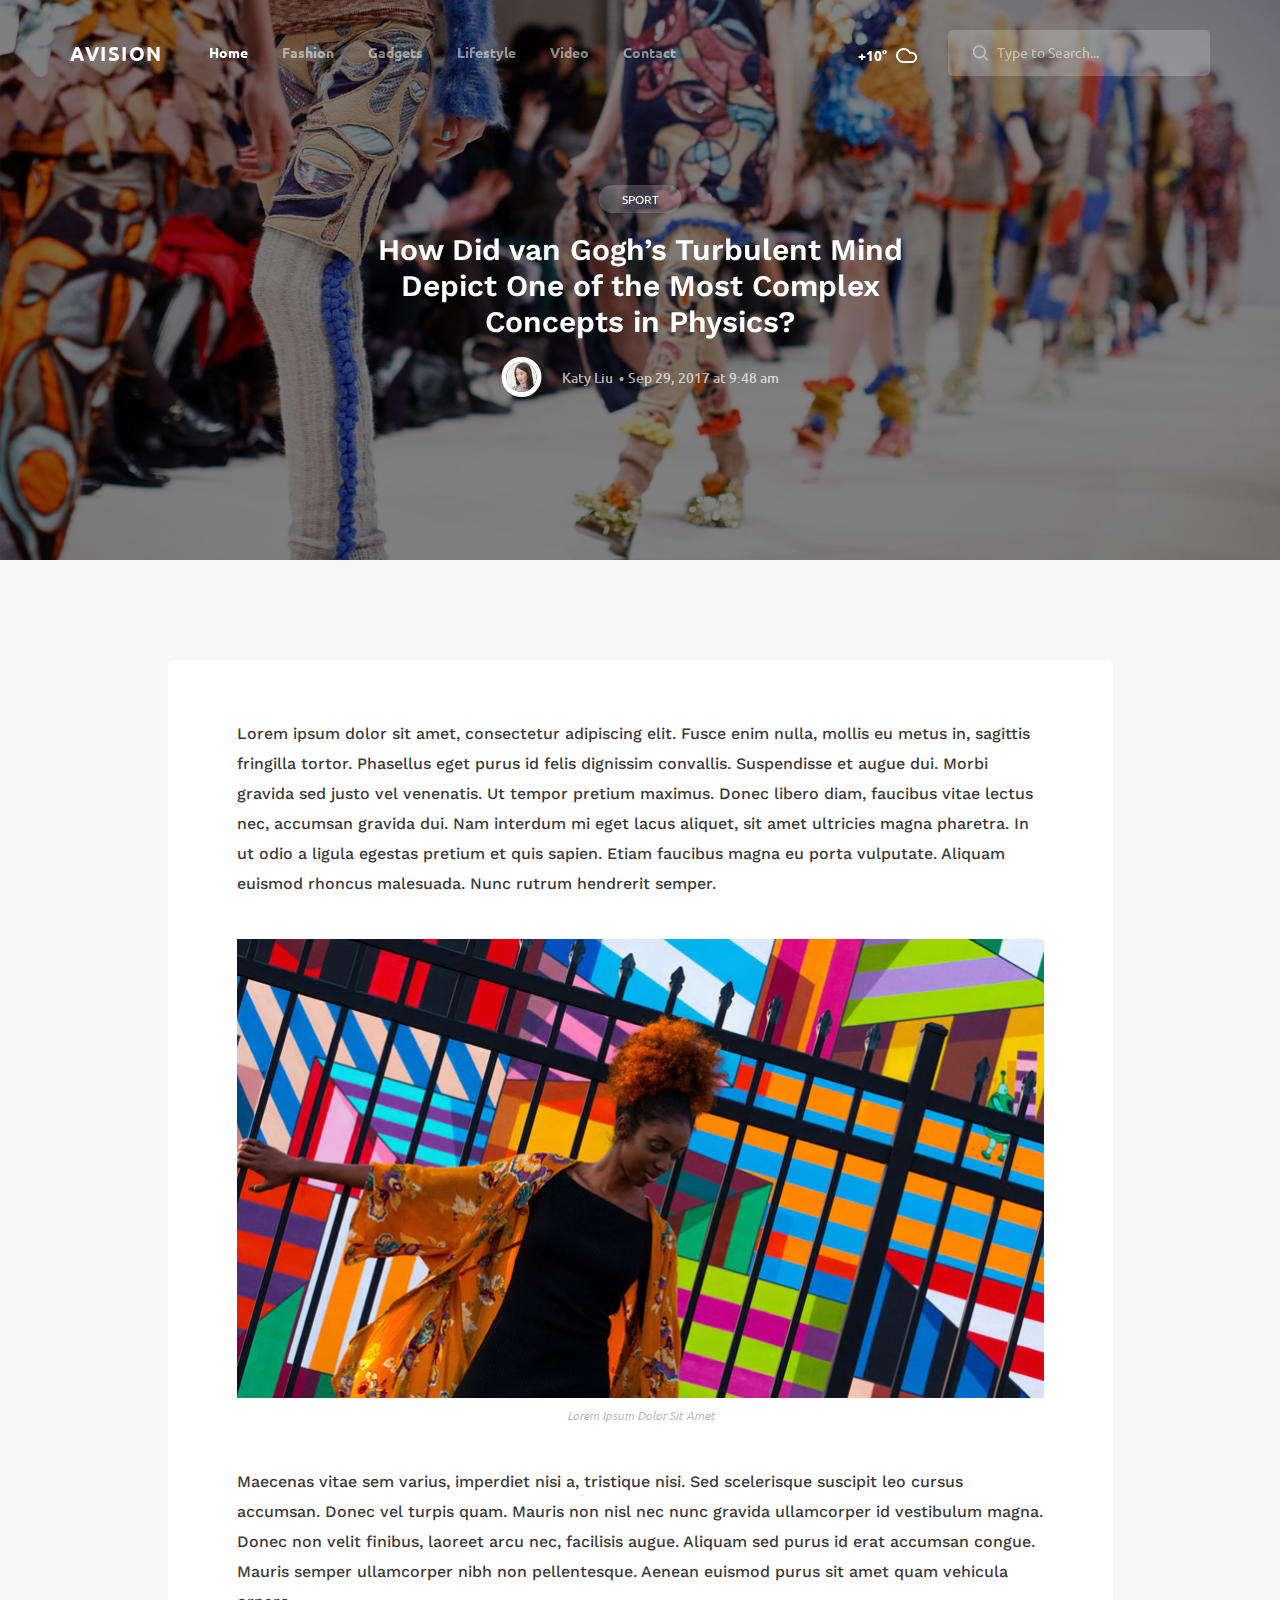
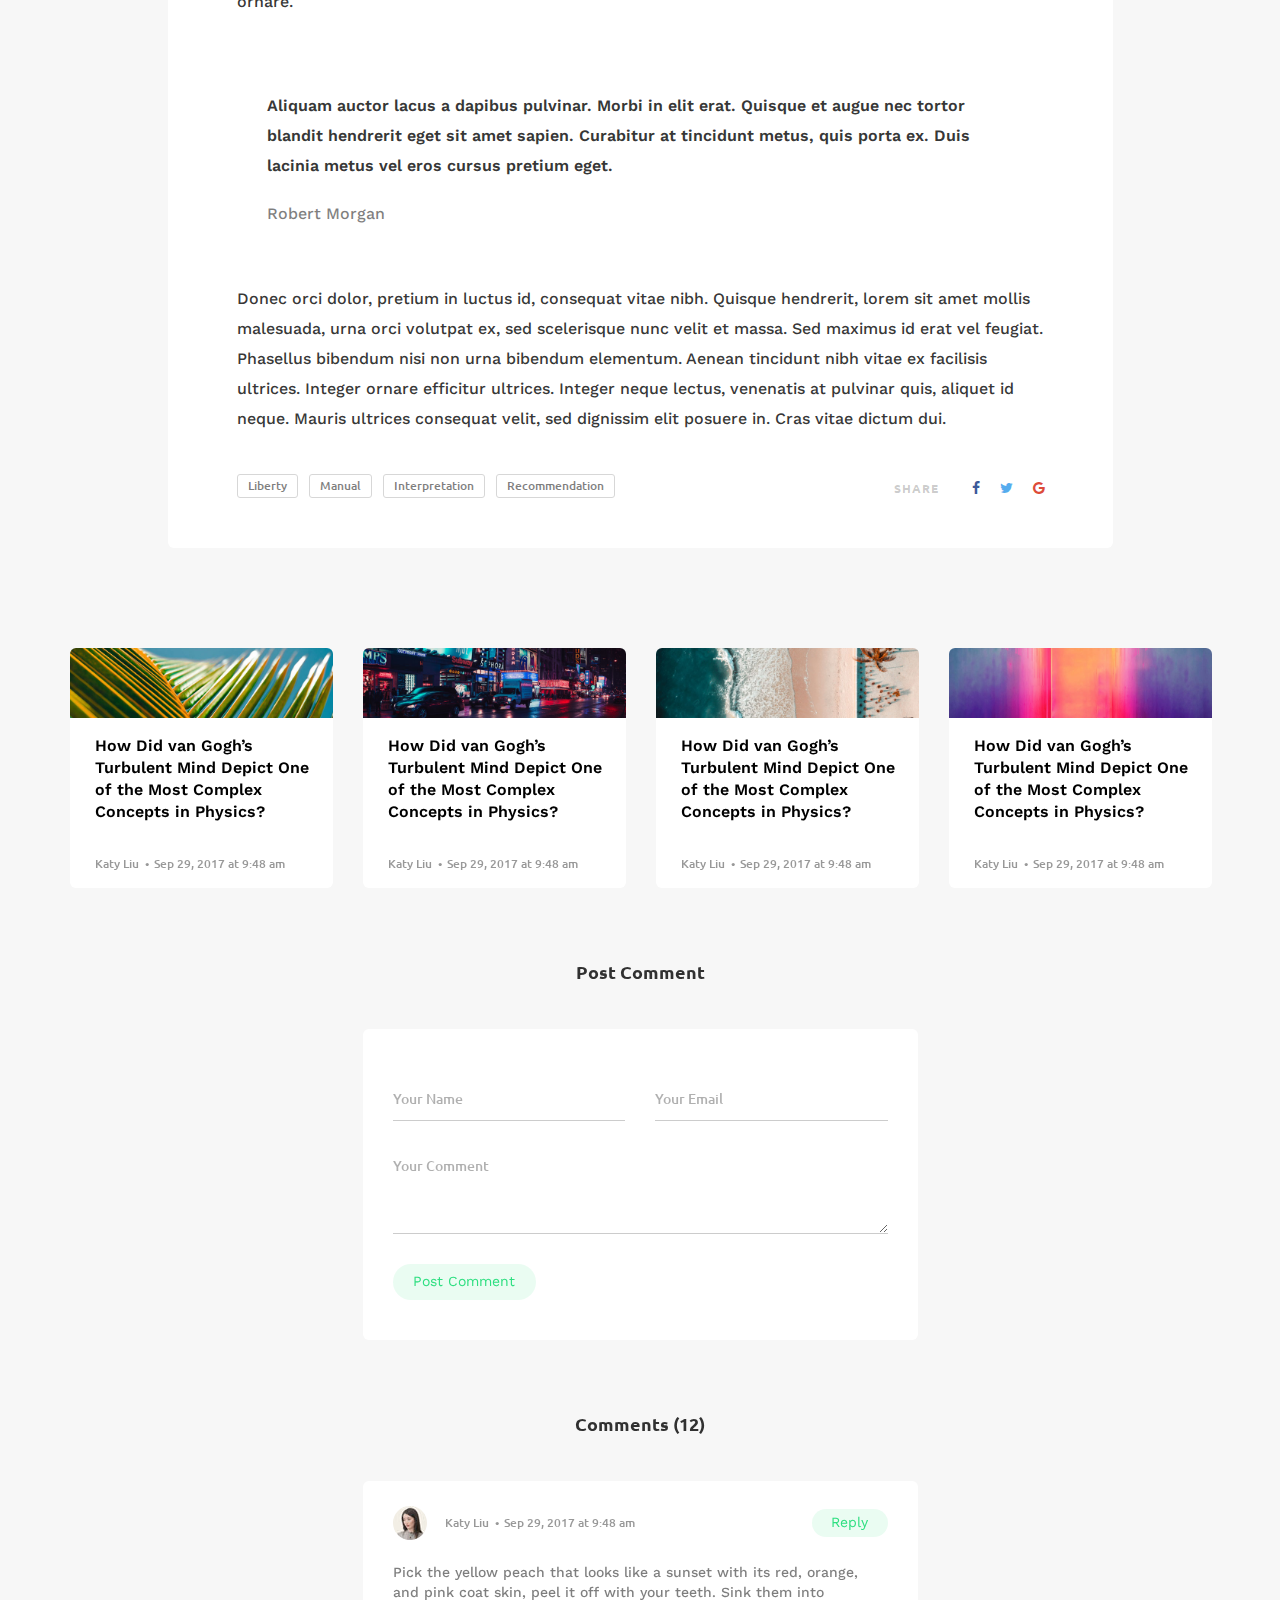
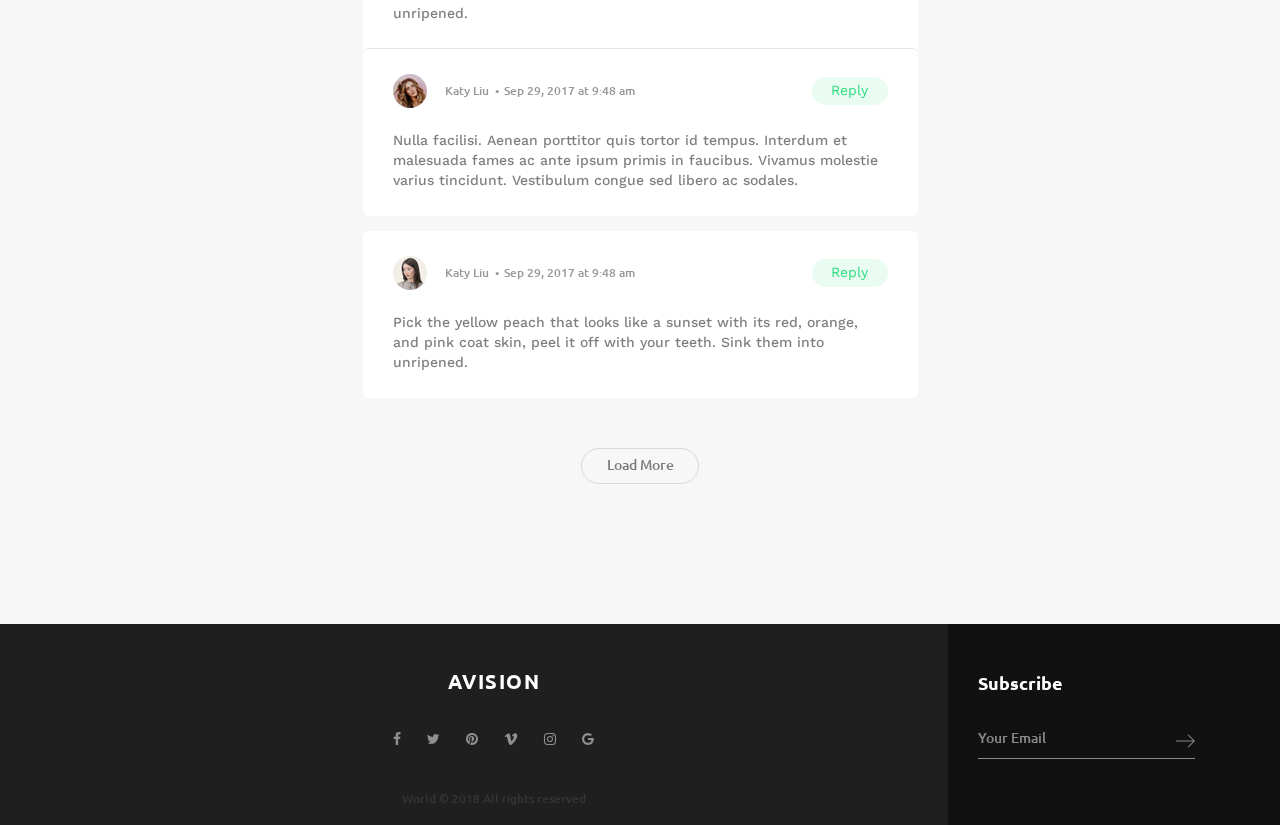
<file: post_nosidebar.html>
<!DOCTYPE html>
<html lang="en">
<head>
<title>Post</title>
<meta charset="utf-8">
<meta http-equiv="X-UA-Compatible" content="IE=edge">
<meta name="description" content="Demo project">
<meta name="viewport" content="width=device-width, initial-scale=1">
<link rel="stylesheet" type="text/css" href="styles/bootstrap4/bootstrap.min.css">
<link href="plugins/font-awesome-4.7.0/css/font-awesome.min.css" rel="stylesheet" type="text/css">
<link rel="stylesheet" type="text/css" href="plugins/OwlCarousel2-2.2.1/owl.carousel.css">
<link rel="stylesheet" type="text/css" href="plugins/OwlCarousel2-2.2.1/owl.theme.default.css">
<link rel="stylesheet" type="text/css" href="plugins/OwlCarousel2-2.2.1/animate.css">
<link rel="stylesheet" type="text/css" href="plugins/jquery.mb.YTPlayer-3.1.12/jquery.mb.YTPlayer.css">
<link rel="stylesheet" type="text/css" href="styles/post_nosidebar.css">
<link rel="stylesheet" type="text/css" href="styles/post_nosidebar_responsive.css">
</head>
<body>

<div class="super_container">

	<!-- Header -->

	<header class="header">
		<div class="container">
			<div class="row">
				<div class="col">
					<div class="header_content d-flex flex-row align-items-center justify-content-start">
						<div class="logo"><a href="#">avision</a></div>
						<nav class="main_nav">
							<ul>
								<li class="active"><a href="index.html">Home</a></li>
								<li><a href="#">Fashion</a></li>
								<li><a href="#">Gadgets</a></li>
								<li><a href="#">Lifestyle</a></li>
								<li><a href="#">Video</a></li>
								<li><a href="contact.html">Contact</a></li>
							</ul>
						</nav>
						<div class="search_container ml-auto">
							<div class="weather">
								<div class="temperature">+10°</div>
								<img class="weather_icon" src="images/cloud.png" alt="">
							</div>
							<form action="#">
								<input type="search" class="header_search_input" required="required" placeholder="Type to Search...">
								<img class="header_search_icon" src="images/search.png" alt="">
							</form>
							
						</div>
						<div class="hamburger ml-auto menu_mm">
							<i class="fa fa-bars trans_200 menu_mm" aria-hidden="true"></i>
						</div>
					</div>
				</div>
			</div>
		</div>
	</header>

	<!-- Menu -->

	<div class="menu d-flex flex-column align-items-end justify-content-start text-right menu_mm trans_400">
		<div class="menu_close_container"><div class="menu_close"><div></div><div></div></div></div>
		<div class="logo menu_mm"><a href="#">Avision</a></div>
		<div class="search">
			<form action="#">
				<input type="search" class="header_search_input menu_mm" required="required" placeholder="Type to Search...">
				<img class="header_search_icon menu_mm" src="images/search_2.png" alt="">
			</form>
		</div>
		<nav class="menu_nav">
			<ul class="menu_mm">
				<li class="menu_mm"><a href="index.html">home</a></li>
				<li class="menu_mm"><a href="#">Fashion</a></li>
				<li class="menu_mm"><a href="#">Gadgets</a></li>
				<li class="menu_mm"><a href="#">Lifestyle</a></li>
				<li class="menu_mm"><a href="#">Video</a></li>
				<li class="menu_mm"><a href="contact.html">Contact</a></li>
			</ul>
		</nav>
	</div>
	
	<!-- Home -->

	<div class="home">
		<div class="home_background parallax-window" data-parallax="scroll" data-image-src="images/post_nosidebar.jpg" data-speed="0.8"></div>
		<div class="home_content">
			<div class="post_category trans_200"><a href="category.html" class="trans_200">sport</a></div>
			<div class="post_title">How Did van Gogh’s Turbulent Mind Depict One of the Most Complex Concepts in Physics?</div>
			<div class="post_author d-flex flex-row align-items-center justify-content-center">
				<div class="author_image"><div><img src="images/author.jpg" alt=""></div></div>
				<div class="post_meta"><a href="#">Katy Liu</a><span>Sep 29, 2017 at 9:48 am</span></div>
			</div>
		</div>
	</div>
	
	<!-- Page Content -->

	<div class="page_content">
		<div class="container">
			<div class="row">

				<!-- Post Content -->

				<div class="col-lg-10 offset-lg-1">
					<div class="post_content">

						<!-- Post Body -->

						<div class="post_body">
							<p class="post_p">Lorem ipsum dolor sit amet, consectetur adipiscing elit. Fusce enim nulla, mollis eu metus in, sagittis fringilla tortor. Phasellus eget purus id felis dignissim convallis. Suspendisse et augue dui. Morbi gravida sed justo vel venenatis. Ut tempor pretium maximus. Donec libero diam, faucibus vitae lectus nec, accumsan gravida dui. Nam interdum mi eget lacus aliquet, sit amet ultricies magna pharetra. In ut odio a ligula egestas pretium et quis sapien. Etiam faucibus magna eu porta vulputate. Aliquam euismod rhoncus malesuada. Nunc rutrum hendrerit semper.</p>
							<figure>
								<img src="images/post_body.jpg" alt="">
								<figcaption>Lorem Ipsum Dolor Sit Amet</figcaption>
							</figure>
							<p class="post_p">Maecenas vitae sem varius, imperdiet nisi a, tristique nisi. Sed scelerisque suscipit leo cursus accumsan. Donec vel turpis quam. Mauris non nisl nec nunc gravida ullamcorper id vestibulum magna. Donec non velit finibus, laoreet arcu nec, facilisis augue. Aliquam sed purus id erat accumsan congue. Mauris semper ullamcorper nibh non pellentesque. Aenean euismod purus sit amet quam vehicula ornare.</p>
							<div class="post_quote">
								<p class="post_p">Aliquam auctor lacus a dapibus pulvinar. Morbi in elit erat. Quisque et augue nec tortor blandit hendrerit eget sit amet sapien. Curabitur at tincidunt metus, quis porta ex. Duis lacinia metus vel eros cursus pretium eget.</p>
								<div class="post_quote_source">Robert Morgan</div>
							</div>
							<p class="post_p">Donec orci dolor, pretium in luctus id, consequat vitae nibh. Quisque hendrerit, lorem sit amet mollis malesuada, urna orci volutpat ex, sed scelerisque nunc velit et massa. Sed maximus id erat vel feugiat. Phasellus bibendum nisi non urna bibendum elementum. Aenean tincidunt nibh vitae ex facilisis ultrices. Integer ornare efficitur ultrices. Integer neque lectus, venenatis at pulvinar quis, aliquet id neque. Mauris ultrices consequat velit, sed dignissim elit posuere in. Cras vitae dictum dui.</p>

							<!-- Post Tags and Share-->
							<div class="tags_share d-flex flex-row align-items-center justify-content-start">
								<div class="post_tags">
									<ul>
										<li class="post_tag"><a href="#">Liberty</a></li>
										<li class="post_tag"><a href="#">Manual</a></li>
										<li class="post_tag"><a href="#">Interpretation</a></li>
										<li class="post_tag"><a href="#">Recommendation</a></li>
									</ul>
								</div>
								<div class="post_share ml-sm-auto">
									<span>share</span>
									<ul class="post_share_list">
										<li class="post_share_item"><a href="#"><i class="fa fa-facebook" aria-hidden="true"></i></a></li>
										<li class="post_share_item"><a href="#"><i class="fa fa-twitter" aria-hidden="true"></i></a></li>
										<li class="post_share_item"><a href="#"><i class="fa fa-google" aria-hidden="true"></i></a></li>
									</ul>
								</div>
							</div>
								
						</div>
					</div>
				</div>

			</div>

			<div class="row">
				<div class="col">
					<!-- Similar Posts -->
					<div class="similar_posts">
						<div class="grid clearfix">

							<!-- Small Card With Image -->
							<div class="card card_small_with_image grid-item">
								<img class="card-img-top" src="images/post_2.jpg" alt="https://unsplash.com/@jakobowens1">
								<div class="card-body">
									<div class="card-title card-title-small"><a href="post.html">How Did van Gogh’s Turbulent Mind Depict One of the Most Complex Concepts in Physics?</a></div>
									<small class="post_meta"><a href="#">Katy Liu</a><span>Sep 29, 2017 at 9:48 am</span></small>
								</div>
							</div>

							<!-- Small Card With Image -->
							<div class="card card_small_with_image grid-item">
								<img class="card-img-top" src="images/post_13.jpg" alt="https://unsplash.com/@jakobowens1">
								<div class="card-body">
									<div class="card-title card-title-small"><a href="post.html">How Did van Gogh’s Turbulent Mind Depict One of the Most Complex Concepts in Physics?</a></div>
									<small class="post_meta"><a href="#">Katy Liu</a><span>Sep 29, 2017 at 9:48 am</span></small>
								</div>
							</div>

							<!-- Small Card With Image -->
							<div class="card card_small_with_image grid-item">
								<img class="card-img-top" src="images/post_26.jpg" alt="https://unsplash.com/@jakobowens1">
								<div class="card-body">
									<div class="card-title card-title-small"><a href="post.html">How Did van Gogh’s Turbulent Mind Depict One of the Most Complex Concepts in Physics?</a></div>
									<small class="post_meta"><a href="#">Katy Liu</a><span>Sep 29, 2017 at 9:48 am</span></small>
								</div>
							</div>

							<!-- Small Card With Image -->
							<div class="card card_small_with_image grid-item">
								<img class="card-img-top" src="images/post_27.jpg" alt="https://unsplash.com/@jakobowens1">
								<div class="card-body">
									<div class="card-title card-title-small"><a href="post.html">How Did van Gogh’s Turbulent Mind Depict One of the Most Complex Concepts in Physics?</a></div>
									<small class="post_meta"><a href="#">Katy Liu</a><span>Sep 29, 2017 at 9:48 am</span></small>
								</div>
							</div>

						</div>
					</div>
					
				</div>
			</div>

			<div class="row">
				<div class="col-lg-6 offset-lg-3">

					<!-- Post Comment -->
					<div class="post_comment">
						<div class="post_comment_title">Post Comment</div>
						<div class="post_comment_form_container">
							<form action="#">
								<input type="text" class="comment_input comment_input_name" placeholder="Your Name" required="required">
								<input type="email" class="comment_input comment_input_email" placeholder="Your Email" required="required">
								<textarea class="comment_text" placeholder="Your Comment" required="required"></textarea>
								<button type="submit" class="comment_button">Post Comment</button>
							</form>
						</div>
					</div>

					<!-- Comments -->
					<div class="comments">
						<div class="comments_title">Comments <span>(12)</span></div>
						<div class="comments_container">
							<ul class="comment_list">
								<li class="comment">
									<div class="comment_body">
										<div class="comment_panel d-flex flex-row align-items-center justify-content-start">
											<div class="comment_author_image"><div><img src="images/comment_author_1.jpg" alt=""></div></div>
											<small class="post_meta"><a href="#">Katy Liu</a><span>Sep 29, 2017 at 9:48 am</span></small>
											<button type="button" class="reply_button ml-auto">Reply</button>
										</div>
										<div class="comment_content">
											<p>Pick the yellow peach that looks like a sunset with its red, orange, and pink coat skin, peel it off with your teeth. Sink them into unripened.</p>
										</div>
									</div>

									<!-- Reply -->
									<ul class="comment_list">
										<li class="comment">
											<div class="comment_body">
												<div class="comment_panel d-flex flex-row align-items-center justify-content-start">
													<div class="comment_author_image"><div><img src="images/comment_author_2.jpg" alt=""></div></div>
													<small class="post_meta"><a href="#">Katy Liu</a><span>Sep 29, 2017 at 9:48 am</span></small>
													<button type="button" class="reply_button ml-auto">Reply</button>
												</div>
												<div class="comment_content">
													<p>Nulla facilisi. Aenean porttitor quis tortor id tempus. Interdum et malesuada fames ac ante ipsum primis in faucibus. Vivamus molestie varius tincidunt. Vestibulum congue sed libero ac sodales.</p>
												</div>
											</div>

											<!-- Reply -->
											<ul class="comment_list">
												
											</ul>
										</li>
									</ul>
								</li>
								<li class="comment">
									<div class="comment_body">
										<div class="comment_panel d-flex flex-row align-items-center justify-content-start">
											<div class="comment_author_image"><div><img src="images/comment_author_1.jpg" alt=""></div></div>
											<small class="post_meta"><a href="#">Katy Liu</a><span>Sep 29, 2017 at 9:48 am</span></small>
											<button type="button" class="reply_button ml-auto">Reply</button>
										</div>
										<div class="comment_content">
											<p>Pick the yellow peach that looks like a sunset with its red, orange, and pink coat skin, peel it off with your teeth. Sink them into unripened.</p>
										</div>
									</div>
								</li>
							</ul>
						</div>
					</div>
					<div class="load_more">
						<div id="load_more" class="load_more_button text-center trans_200">Load More</div>
					</div>
				</div>
			</div>
		</div>

	</div>

	<!-- Footer -->

	<footer class="footer">
		<div class="container">
			<div class="row row-lg-eq-height">
				<div class="col-lg-9 order-lg-1 order-2">
					<div class="footer_content">
						<div class="footer_logo"><a href="#">avision</a></div>
						<div class="footer_social">
							<ul>
								<li class="footer_social_facebook"><a href="#"><i class="fa fa-facebook" aria-hidden="true"></i></a></li>
								<li class="footer_social_twitter"><a href="#"><i class="fa fa-twitter" aria-hidden="true"></i></a></li>
								<li class="footer_social_pinterest"><a href="#"><i class="fa fa-pinterest" aria-hidden="true"></i></a></li>
								<li class="footer_social_vimeo"><a href="#"><i class="fa fa-vimeo" aria-hidden="true"></i></a></li>
								<li class="footer_social_instagram"><a href="#"><i class="fa fa-instagram" aria-hidden="true"></i></a></li>
								<li class="footer_social_google"><a href="#"><i class="fa fa-google" aria-hidden="true"></i></a></li>
							</ul>
						</div>
						<div class="copyright">World © 2018 All rights reserved</div>
					</div>
				</div>
				<div class="col-lg-3 order-lg-2 order-1">
					<div class="subscribe">
						<div class="subscribe_background"></div>
						<div class="subscribe_content">
							<div class="subscribe_title">Subscribe</div>
							<form action="#">
								<input type="email" class="sub_input" placeholder="Your Email" required="required">
								<button class="sub_button">
									<svg version="1.1" id="link_arrow_1" xmlns="http://www.w3.org/2000/svg" xmlns:xlink="http://www.w3.org/1999/xlink" x="0px" y="0px"
										 width="19px" height="13px" viewBox="0 0 19 13" enable-background="new 0 0 19 13" xml:space="preserve">
										<polygon fill="#FFFFFF" points="12.475,0 11.061,0 17.081,6.021 0,6.021 0,7.021 17.038,7.021 11.06,13 12.474,13 18.974,6.5 "/>
									</svg>
								</button>
							</form>
						</div>
					</div>
				</div>
			</div>
		</div>
	</footer>
</div>

<script src="js/jquery-3.2.1.min.js"></script>
<script src="styles/bootstrap4/popper.js"></script>
<script src="styles/bootstrap4/bootstrap.min.js"></script>
<script src="plugins/OwlCarousel2-2.2.1/owl.carousel.js"></script>
<script src="plugins/easing/easing.js"></script>
<script src="plugins/masonry/masonry.js"></script>
<script src="plugins/parallax-js-master/parallax.min.js"></script>
<script src="js/post_nosidebar.js"></script>
</body>
</html>
</file>
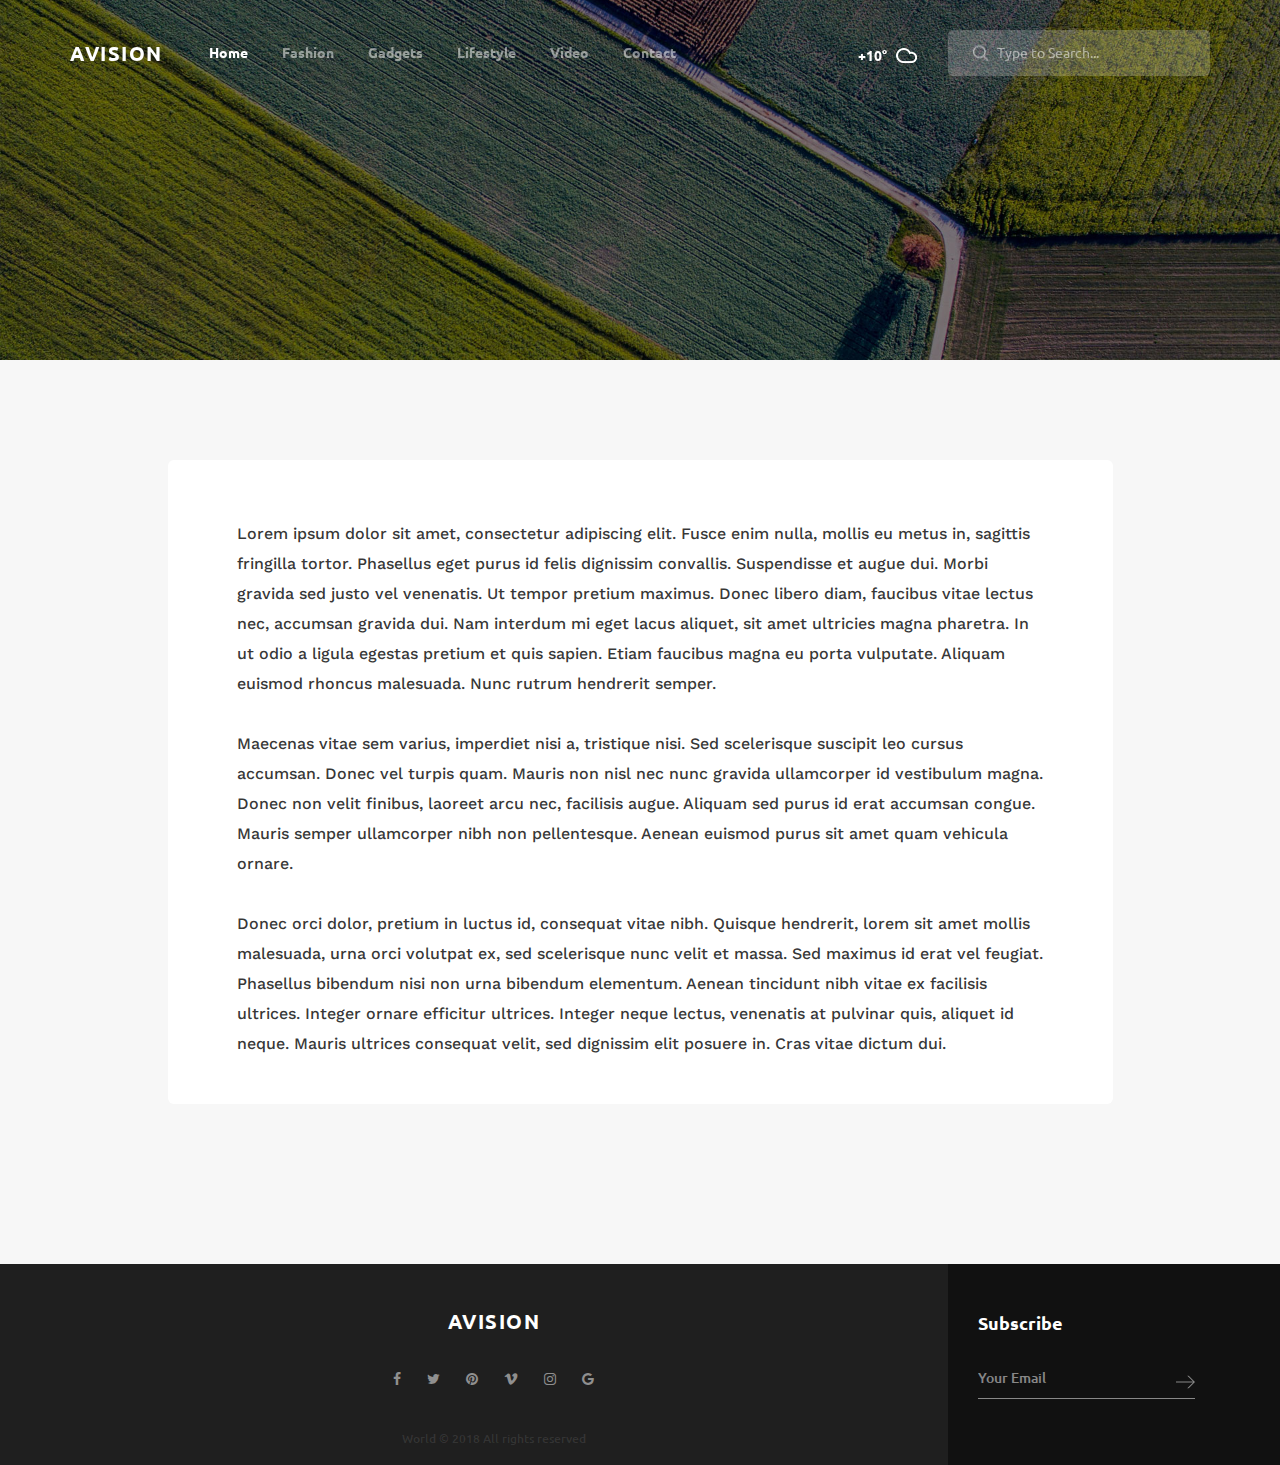
<file: regular.html>
<!DOCTYPE html>
<html lang="en">
<head>
<title>Regular Post</title>
<meta charset="utf-8">
<meta http-equiv="X-UA-Compatible" content="IE=edge">
<meta name="description" content="Demo project">
<meta name="viewport" content="width=device-width, initial-scale=1">
<link rel="stylesheet" type="text/css" href="styles/bootstrap4/bootstrap.min.css">
<link href="plugins/font-awesome-4.7.0/css/font-awesome.min.css" rel="stylesheet" type="text/css">
<link rel="stylesheet" type="text/css" href="plugins/OwlCarousel2-2.2.1/owl.carousel.css">
<link rel="stylesheet" type="text/css" href="plugins/OwlCarousel2-2.2.1/owl.theme.default.css">
<link rel="stylesheet" type="text/css" href="plugins/OwlCarousel2-2.2.1/animate.css">
<link rel="stylesheet" type="text/css" href="plugins/jquery.mb.YTPlayer-3.1.12/jquery.mb.YTPlayer.css">
<link rel="stylesheet" type="text/css" href="styles/regular.css">
<link rel="stylesheet" type="text/css" href="styles/regular_responsive.css">
</head>
<body>

<div class="super_container">

	<!-- Header -->

	<header class="header">
		<div class="container">
			<div class="row">
				<div class="col">
					<div class="header_content d-flex flex-row align-items-center justify-content-start">
						<div class="logo"><a href="#">avision</a></div>
						<nav class="main_nav">
							<ul>
								<li class="active"><a href="index.html">Home</a></li>
								<li><a href="#">Fashion</a></li>
								<li><a href="#">Gadgets</a></li>
								<li><a href="#">Lifestyle</a></li>
								<li><a href="#">Video</a></li>
								<li><a href="contact.html">Contact</a></li>
							</ul>
						</nav>
						<div class="search_container ml-auto">
							<div class="weather">
								<div class="temperature">+10°</div>
								<img class="weather_icon" src="images/cloud.png" alt="">
							</div>
							<form action="#">
								<input type="search" class="header_search_input" required="required" placeholder="Type to Search...">
								<img class="header_search_icon" src="images/search.png" alt="">
							</form>
							
						</div>
						<div class="hamburger ml-auto menu_mm">
							<i class="fa fa-bars trans_200 menu_mm" aria-hidden="true"></i>
						</div>
					</div>
				</div>
			</div>
		</div>
	</header>

	<!-- Menu -->

	<div class="menu d-flex flex-column align-items-end justify-content-start text-right menu_mm trans_400">
		<div class="menu_close_container"><div class="menu_close"><div></div><div></div></div></div>
		<div class="logo menu_mm"><a href="#">Avision</a></div>
		<div class="search">
			<form action="#">
				<input type="search" class="header_search_input menu_mm" required="required" placeholder="Type to Search...">
				<img class="header_search_icon menu_mm" src="images/search_2.png" alt="">
			</form>
		</div>
		<nav class="menu_nav">
			<ul class="menu_mm">
				<li class="menu_mm"><a href="index.html">home</a></li>
				<li class="menu_mm"><a href="#">Fashion</a></li>
				<li class="menu_mm"><a href="#">Gadgets</a></li>
				<li class="menu_mm"><a href="#">Lifestyle</a></li>
				<li class="menu_mm"><a href="#">Video</a></li>
				<li class="menu_mm"><a href="contact.html">Contact</a></li>
			</ul>
		</nav>
	</div>
	
	<!-- Home -->

	<div class="home">
		<div class="home_background parallax-window" data-parallax="scroll" data-image-src="images/regular.jpg" data-speed="0.8"></div>
	</div>
	
	<!-- Page Content -->

	<div class="page_content">
		<div class="container">
			<div class="row">

				<!-- Post Content -->

				<div class="col-lg-10 offset-lg-1">
					<div class="post_content">

						<!-- Post Body -->

						<div class="post_body">
							<p class="post_p">Lorem ipsum dolor sit amet, consectetur adipiscing elit. Fusce enim nulla, mollis eu metus in, sagittis fringilla tortor. Phasellus eget purus id felis dignissim convallis. Suspendisse et augue dui. Morbi gravida sed justo vel venenatis. Ut tempor pretium maximus. Donec libero diam, faucibus vitae lectus nec, accumsan gravida dui. Nam interdum mi eget lacus aliquet, sit amet ultricies magna pharetra. In ut odio a ligula egestas pretium et quis sapien. Etiam faucibus magna eu porta vulputate. Aliquam euismod rhoncus malesuada. Nunc rutrum hendrerit semper.</p>
							<p class="post_p">Maecenas vitae sem varius, imperdiet nisi a, tristique nisi. Sed scelerisque suscipit leo cursus accumsan. Donec vel turpis quam. Mauris non nisl nec nunc gravida ullamcorper id vestibulum magna. Donec non velit finibus, laoreet arcu nec, facilisis augue. Aliquam sed purus id erat accumsan congue. Mauris semper ullamcorper nibh non pellentesque. Aenean euismod purus sit amet quam vehicula ornare.</p>
							<p class="post_p">Donec orci dolor, pretium in luctus id, consequat vitae nibh. Quisque hendrerit, lorem sit amet mollis malesuada, urna orci volutpat ex, sed scelerisque nunc velit et massa. Sed maximus id erat vel feugiat. Phasellus bibendum nisi non urna bibendum elementum. Aenean tincidunt nibh vitae ex facilisis ultrices. Integer ornare efficitur ultrices. Integer neque lectus, venenatis at pulvinar quis, aliquet id neque. Mauris ultrices consequat velit, sed dignissim elit posuere in. Cras vitae dictum dui.</p>
						</div>
					</div>
				</div>

			</div>

		</div>

	</div>

	<!-- Footer -->

	<footer class="footer">
		<div class="container">
			<div class="row row-lg-eq-height">
				<div class="col-lg-9 order-lg-1 order-2">
					<div class="footer_content">
						<div class="footer_logo"><a href="#">avision</a></div>
						<div class="footer_social">
							<ul>
								<li class="footer_social_facebook"><a href="#"><i class="fa fa-facebook" aria-hidden="true"></i></a></li>
								<li class="footer_social_twitter"><a href="#"><i class="fa fa-twitter" aria-hidden="true"></i></a></li>
								<li class="footer_social_pinterest"><a href="#"><i class="fa fa-pinterest" aria-hidden="true"></i></a></li>
								<li class="footer_social_vimeo"><a href="#"><i class="fa fa-vimeo" aria-hidden="true"></i></a></li>
								<li class="footer_social_instagram"><a href="#"><i class="fa fa-instagram" aria-hidden="true"></i></a></li>
								<li class="footer_social_google"><a href="#"><i class="fa fa-google" aria-hidden="true"></i></a></li>
							</ul>
						</div>
						<div class="copyright">World © 2018 All rights reserved</div>
					</div>
				</div>
				<div class="col-lg-3 order-lg-2 order-1">
					<div class="subscribe">
						<div class="subscribe_background"></div>
						<div class="subscribe_content">
							<div class="subscribe_title">Subscribe</div>
							<form action="#">
								<input type="email" class="sub_input" placeholder="Your Email" required="required">
								<button class="sub_button">
									<svg version="1.1" id="link_arrow_1" xmlns="http://www.w3.org/2000/svg" xmlns:xlink="http://www.w3.org/1999/xlink" x="0px" y="0px"
										 width="19px" height="13px" viewBox="0 0 19 13" enable-background="new 0 0 19 13" xml:space="preserve">
										<polygon fill="#FFFFFF" points="12.475,0 11.061,0 17.081,6.021 0,6.021 0,7.021 17.038,7.021 11.06,13 12.474,13 18.974,6.5 "/>
									</svg>
								</button>
							</form>
						</div>
					</div>
				</div>
			</div>
		</div>
	</footer>
</div>

<script src="js/jquery-3.2.1.min.js"></script>
<script src="styles/bootstrap4/popper.js"></script>
<script src="styles/bootstrap4/bootstrap.min.js"></script>
<script src="plugins/OwlCarousel2-2.2.1/owl.carousel.js"></script>
<script src="plugins/easing/easing.js"></script>
<script src="plugins/masonry/masonry.js"></script>
<script src="plugins/parallax-js-master/parallax.min.js"></script>
<script src="js/regular.js"></script>
</body>
</html>
</file>
<file: styles/main_styles.css>
@charset "utf-8";
/* CSS Document */

/******************************

[Table of Contents]

1. Fonts
2. Body and some general stuff



******************************/

/***********
1. Fonts
***********/

@import url('https://fonts.googleapis.com/css?family=Ubuntu:300,400,500,700|Work+Sans:300,400,500,600,700,800,900');

/*********************************
2. Body and some general stuff
*********************************/

*
{
	margin: 0;
	padding: 0;
	-webkit-font-smoothing: antialiased;
	-webkit-text-shadow: rgba(0,0,0,.01) 0 0 1px;
	text-shadow: rgba(0,0,0,.01) 0 0 1px;
}
body
{
	font-family: 'Work Sans', sans-serif;
	font-size: 14px;
	font-weight: 400;
	background: #f7f7f7;
	color: #a5a5a5;
}
div
{
	display: block;
	position: relative;
	-webkit-box-sizing: border-box;
    -moz-box-sizing: border-box;
    box-sizing: border-box;
}
ul
{
	list-style: none;
	margin-bottom: 0px;
}
p
{
	font-family: 'Work Sans', sans-serif;
	font-size: 14px;
	line-height: 1.45;
	font-weight: 500;
	color: rgba(0,0,0,0.5);
	-webkit-font-smoothing: antialiased;
	-webkit-text-shadow: rgba(0,0,0,.01) 0 0 1px;
	text-shadow: rgba(0,0,0,.01) 0 0 1px;
}
p:last-of-type
{
	margin-bottom: 0;
}
p a
{
	display: inline;
	position: relative;
	color: inherit;
	border-bottom: solid 1px #ffa07f;
	-webkit-transition: all 200ms ease;
	-moz-transition: all 200ms ease;
	-ms-transition: all 200ms ease;
	-o-transition: all 200ms ease;
	transition: all 200ms ease;
}
a, a:hover, a:visited, a:active, a:link
{
	text-decoration: none;
	-webkit-font-smoothing: antialiased;
	-webkit-text-shadow: rgba(0,0,0,.01) 0 0 1px;
	text-shadow: rgba(0,0,0,.01) 0 0 1px;
}
p a:active
{
	position: relative;
	color: #FF6347;
}
p a:hover
{
	color: #FFFFFF;
	background: #ffa07f;
}
p a:hover::after
{
	opacity: 0.2;
}
::selection
{
	
}
p::selection
{
	
}
h1{font-size: 48px;}
h2{font-size: 36px;}
h3{font-size: 24px;}
h4{font-size: 18px;}
h5{font-size: 14px;}
h1, h2, h3, h4, h5, h6
{
	font-family: 'Open Sans', sans-serif;
	-webkit-font-smoothing: antialiased;
	-webkit-text-shadow: rgba(0,0,0,.01) 0 0 1px;
	text-shadow: rgba(0,0,0,.01) 0 0 1px;
}
h1::selection, 
h2::selection, 
h3::selection, 
h4::selection, 
h5::selection, 
h6::selection
{
	
}
.form-control
{
	color: #db5246;
}
section
{
	display: block;
	position: relative;
	box-sizing: border-box;
}
.clear
{
	clear: both;
}
.clearfix::before, .clearfix::after
{
	content: "";
	display: table;
}
.clearfix::after
{
	clear: both;
}
.clearfix
{
	zoom: 1;
}
.float_left
{
	float: left;
}
.float_right
{
	float: right;
}
.trans_200
{
	-webkit-transition: all 200ms ease;
	-moz-transition: all 200ms ease;
	-ms-transition: all 200ms ease;
	-o-transition: all 200ms ease;
	transition: all 200ms ease;
}
.trans_300
{
	-webkit-transition: all 300ms ease;
	-moz-transition: all 300ms ease;
	-ms-transition: all 300ms ease;
	-o-transition: all 300ms ease;
	transition: all 300ms ease;
}
.trans_400
{
	-webkit-transition: all 400ms ease;
	-moz-transition: all 400ms ease;
	-ms-transition: all 400ms ease;
	-o-transition: all 400ms ease;
	transition: all 400ms ease;
}
.trans_500
{
	-webkit-transition: all 500ms ease;
	-moz-transition: all 500ms ease;
	-ms-transition: all 500ms ease;
	-o-transition: all 500ms ease;
	transition: all 500ms ease;
}
.fill_height
{
	height: 100%;
}
.super_container
{
	width: 100%;
	overflow: hidden;
}
.prlx_parent
{
	overflow: hidden;
}
.prlx
{
	height: 130% !important;
}
.nopadding
{
	padding: 0px !important;
}

/*********************************
3. Header
*********************************/

.header
{
	position: fixed;
	top: 0;
	left: 0;
	width: 100%;
	z-index: 100;
	-webkit-transition: all 200ms ease;
	-moz-transition: all 200ms ease;
	-ms-transition: all 200ms ease;
	-o-transition: all 200ms ease;
	transition: all 200ms ease;
}
.header_content
{
	height: 106px;
	-webkit-transition: all 200ms ease;
	-moz-transition: all 200ms ease;
	-ms-transition: all 200ms ease;
	-o-transition: all 200ms ease;
	transition: all 200ms ease;
}
.header.scrolled
{
	background: rgba(0,0,0,0.3);
	box-shadow: 0px 5px 5px rgba(0,0,0,0.1);
}
.header.scrolled .header_content
{
	height: 80px;
}

/*********************************
3.1 Logo
*********************************/

.logo a
{
	font-family: 'Ubuntu', sans-serif;
	font-size: 20px;
	color: #FFFFFF;
	text-transform: uppercase;
	font-weight: 700;
	letter-spacing: 0.075em;
}

/*********************************
3.2 Main Navigation
*********************************/

.main_nav
{
	margin-left: 46px;
}
.main_nav ul li
{
	display: inline-block;
}
.main_nav ul li:not(:last-child)
{
	margin-right: 29px;
}
.main_nav ul li a
{
	font-family: 'Ubuntu', sans-serif;
	font-size: 14px;
	font-weight: 700;
	color: rgba(255,255,255,0.5);
	-webkit-transition: all 200ms ease;
	-moz-transition: all 200ms ease;
	-ms-transition: all 200ms ease;
	-o-transition: all 200ms ease;
	transition: all 200ms ease;
}
.main_nav ul li a:hover,
.main_nav ul li.active a
{
	color: rgba(255,255,255,1);
}

/*********************************
3.3 Weather and Search
*********************************/

.weather
{
	display: inline-block;
	margin-right: 26px;
	vertical-align: middle;
}
.temperature
{
	display: inline-block;
	vertical-align: middle;
	font-family: 'Ubuntu', sans-serif;
	font-size: 14px;
	font-weight: 700;
	color: #FFFFFF;
	margin-right: 4px;
}
.weather_icon
{
	display: inline-block;
}
.search_container form
{
	display: inline-block;
	position: relative;
}
.header_search_input
{
	display: inline-block;
	width: 262px;
	height: 46px;
	background: rgba(255,255,255,0.2);
	border: none;
	outline: none;
	border-radius: 5px;
	padding-left: 49px;
	color: #FFFFFF;
}
.header_search_input::-webkit-input-placeholder
{
	font-family: 'Ubuntu', sans-serif;
	font-size: 14px !important;
	font-weight: 400 !important;
	color: rgba(255,255,255,0.5) !important;
}
.header_search_input:-moz-placeholder
{
	font-family: 'Ubuntu', sans-serif;
	font-size: 14px !important;
	font-weight: 400 !important;
	color: rgba(255,255,255,0.5) !important;
}
.header_search_input::-moz-placeholder
{
	font-family: 'Ubuntu', sans-serif;
	font-size: 14px !important;
	font-weight: 400 !important;
	color: rgba(255,255,255,0.5) !important;
} 
.header_search_input:-ms-input-placeholder
{ 
	font-family: 'Ubuntu', sans-serif;
	font-size: 14px !important;
	font-weight: 400 !important;
	color: rgba(255,255,255,0.5) !important;
}
.header_search_input::input-placeholder
{
	font-family: 'Ubuntu', sans-serif;
	font-size: 14px !important;
	font-weight: 400 !important;
	color: rgba(255,255,255,0.5) !important;
}
.header_search_icon
{
	position: absolute;
	top: 50%;
	left: 25px;
	-webkit-transform: translateY(-50%);
	-moz-transform: translateY(-50%);
	-ms-transform: translateY(-50%);
	-o-transform: translateY(-50%);
	transform: translateY(-50%);
}

/*********************************
3.4 Hamburger
*********************************/

.hamburger
{
	display: none;
	cursor: pointer;
}
.hamburger i
{
	font-size: 20px;
	color: rgba(255,255,255,1);
}
.hamburger:hover i
{
	color: rgba(255,255,255,0.5);
}

/*********************************
4. Menu
*********************************/

.menu
{
	position: fixed;
	top: 0;
	right: -400px;
	width: 400px;
	height: 100vh;
	background: #FFFFFF;
	z-index: 101;
	padding-right: 60px;
	padding-top: 87px;
	padding-left: 50px;
}
.menu .logo a
{
	color: #000000;
}
.menu.active
{
	right: 0;
}
.menu_close_container
{
	position: absolute;
	top: 30px;
	right: 60px;
	width: 18px;
	height: 18px;
	transform-origin: center center;
	-webkit-transform: rotate(45deg);
	-moz-transform: rotate(45deg);
	-ms-transform: rotate(45deg);
	-o-transform: rotate(45deg);
	transform: rotate(45deg);
	cursor: pointer;
}
.menu_close
{
	width: 100%;
	height: 100%;
	transform-style: preserve-3D;
}
.menu_close div
{
	width: 100%;
	height: 2px;
	background: #232323;
	top: 8px;
	-webkit-transition: all 200ms ease;
	-moz-transition: all 200ms ease;
	-ms-transition: all 200ms ease;
	-o-transition: all 200ms ease;
	transition: all 200ms ease;
}
.menu_close div:last-of-type
{
	-webkit-transform: rotate(90deg) translateX(-2px);
	-moz-transform: rotate(90deg) translateX(-2px);
	-ms-transform: rotate(90deg) translateX(-2px);
	-o-transform: rotate(90deg) translateX(-2px);
	transform: rotate(90deg) translateX(-2px);
	transform-origin: center;
}
.menu_close:hover div
{
	background: #937c6f;
}
.menu .logo
{
	margin-bottom: 60px;
}
.menu_nav ul li
{
	margin-bottom: 11px;
}
.menu_nav ul li a
{
	font-family: 'Ubuntu', sans-serif;
	font-size: 12px;
	text-transform: uppercase;
	color: rgba(0,0,0,1);
	font-weight: 700;
	letter-spacing: 0.1em;
	-webkit-transition: all 200ms ease;
	-moz-transition: all 200ms ease;
	-ms-transition: all 200ms ease;
	-o-transition: all 200ms ease;
	transition: all 200ms ease;
}
.menu_nav ul li a:hover
{
	color: #937c6f;
}
.menu .search
{
	width: 100%;
	margin-bottom: 67px;
}
.search
{
	display: inline-block;
	width: 400px;
	-webkit-transform: translateY(2px);
	-moz-transform: translateY(2px);
	-ms-transform: translateY(2px);
	-o-transform: translateY(2px);
	transform: translateY(2px);
}
.menu .header_search_input
{
	width: 100%;
	background: rgba(0,0,0,0.1);
	border-radius: 6px;
	color: rgba(0,0,0,0.5);
}
.menu .header_search_input::-webkit-input-placeholder
{
	font-family: 'Ubuntu', sans-serif;
	font-size: 14px !important;
	font-weight: 400 !important;
	color: rgba(0,0,0,0.4) !important;
}
.menu .header_search_input:-moz-placeholder
{
	font-family: 'Ubuntu', sans-serif;
	font-size: 14px !important;
	font-weight: 400 !important;
	color: rgba(0,0,0,0.4) !important;
}
.menu .header_search_input::-moz-placeholder
{
	font-family: 'Ubuntu', sans-serif;
	font-size: 14px !important;
	font-weight: 400 !important;
	color: rgba(0,0,0,0.4) !important;
} 
.menu .header_search_input:-ms-input-placeholder
{ 
	font-family: 'Ubuntu', sans-serif;
	font-size: 14px !important;
	font-weight: 400 !important;
	color: rgba(0,0,0,0.4) !important;
}
.menu .header_search_input::input-placeholder
{
	font-family: 'Ubuntu', sans-serif;
	font-size: 14px !important;
	font-weight: 400 !important;
	color: rgba(0,0,0,0.4) !important;
}

/*********************************
5. Home
*********************************/

.home
{
	width: 100%;
	height: 100vh;
}

/*********************************
5.1 Home Slider
*********************************/

.home_slider_container
{
	width: 100%;
	height: 100%;
}
.home_slider
{
	
}
.home_slider_background
{
	position: absolute;
	top: 0;
	left: 0;
	width: 100%;
	height: 100%;
	background-repeat: no-repeat;
	background-size: cover;
	background-position: center center;
}
.home_slider_content_container
{
	position: absolute;
	top: 45%;
	-webkit-transform: translateY(-50%);
	-moz-transform: translateY(-50%);
	-ms-transform: translateY(-50%);
	-o-transform: translateY(-50%);
	transform: translateY(-50%);
	left: 0;
	width: 100%;
}
.home_slider_content
{
	max-width: 460px;
}
.home_slider_item_category
{
	width: 83px;
	height: 28px;
	background: #899091;
	border-radius: 14px;
	text-align: center;
}
.home_slider_item_category a
{
	display: block;
	line-height: 28px;
	font-family: 'Ubuntu', sans-serif;
	font-size: 12px;
	color: rgba(255,255,255,1);
	text-transform: uppercase;
}
.home_slider_item_category:hover
{
	background: #FFFFFF;
}
.home_slider_item_category:hover a
{
	color: rgba(0,0,0,0.8);
}
.home_slider_item_title
{
	margin-top: 19px;
}
.home_slider_item_title a
{
	font-family: 'Work Sans', sans-serif;
	font-size: 36px;
	font-weight: 600;
	color: #FFFFFF;
	line-height: 1.27;
}
.home_slider_item_link
{
	margin-top: 21px;
}
.home_slider_item_link a
{
	font-family: 'Ubuntu', sans-serif;
	font-size: 14px;
	color: rgba(255,255,255,0.5);
	font-weight: 500;
}
.home_slider_item_link a:hover
{
	color: rgba(255,255,255,1);
}
.home_slider_item_link a svg
{
	display: inline-block;
	vertical-align: middle;
	margin-left: 16px;
	-webkit-transition: all 200ms ease;
	-moz-transition: all 200ms ease;
	-ms-transition: all 200ms ease;
	-o-transition: all 200ms ease;
	transition: all 200ms ease;
}
.home_slider_item_link a svg polygon
{
	fill: rgba(255,255,255,0.5);
}
.home_slider_item_link a:hover svg polygon
{
	fill: rgba(255,255,255,1);
}
.similar_posts_container
{
	position: absolute;
	left: 0;
	bottom: 0;
	width: 100%;
}
.similar_post
{
	width: 100%;
	height: 70px;
	background: #dedede;
	border-radius: 6px;
	padding-left: 26px;
	padding-right: 26px;
	margin-bottom: 30px;
}
.similar_post:hover
{
	background: #FFFFFF;
}
.similar_post a
{
	display: block;
	position: relative;
	top: 50%;
	-webkit-transform: translateY(-50%);
	-moz-transform: translateY(-50%);
	-ms-transform: translateY(-50%);
	-o-transform: translateY(-50%);
	transform: translateY(-50%);
	font-size: 14px;
	color: #000000;
	line-height: 1.28;
	font-weight: 500;
}
.home_slider_next_container
{
	position: absolute;
	bottom: 0;
	left: calc(((100vw - 1170px) / 2) + (1170px * 0.75) + 8px);
}
.home_slider_next
{
	width: 375px;
	height: 240px;
	cursor: pointer;
}
.home_slider_next_background
{
	display: block;
	position: absolute;
	top: 0;
	left: 0;
	width: 100%;
	height: 100%;
	background: rgba(0,0,0,0);
}
.home_slider_next:hover .home_slider_next_background
{
	background: rgba(0,0,0,0.5);
}
.home_slider_next_content
{
	width: 100%;
	height: 100%;
	padding-left: 30px;
	padding-right: 30px;
	padding-top: 40px;
	visibility: hidden;
	opacity: 0;
}
.home_slider_next_title
{
	font-family: 'Ubuntu', sans-serif;
	font-size: 12px;
	font-weight: 700;
	color: #FFFFFF;
	text-transform: uppercase;
	line-height: 0.75;
}
.home_slider_next_link
{
	font-size: 20px;
	font-weight: 500;
	color: #FFFFFF;
	margin-top: 25px;
}
.home_slider_next:hover .home_slider_next_content
{
	visibility: visible;
	opacity: 1;
}
.custom_nav_container
{
	z-index: 10;
}
.home_slider_nav_container
{
	position: absolute;
	bottom: 264px;
	left: calc(((100vw - 1170px) / 2) + (1170px * 0.75) + 8px);
}
.custom_dots
{
	display: inline-block;
	height: 12px;
	margin-left: 7px;
	margin-right: 7px;
}
.custom_dot
{
	display: inline-block;
	padding: 2px;
	cursor: pointer;
}
.custom_dot span
{
	display: block;
	width: 4px;
	height: 4px;
	border-radius: 50%;
	background: rgba(255,255,255,0.35);
	-webkit-transition: all 200ms ease;
	-moz-transition: all 200ms ease;
	-ms-transition: all 200ms ease;
	-o-transition: all 200ms ease;
	transition: all 200ms ease;
}
.custom_dot.active span
{
	background: rgba(255,255,255,1);
}
.custom_dot:hover span
{
	background: rgba(255,255,255,1);
}
.custom_prev,
.custom_next
{
	cursor: pointer;
}
.custom_prev, .custom_next
{
	display: inline-block;
	vertical-align: middle;
}
.custom_prev svg polyline,
.custom_next svg polyline
{
	fill: rgba(255,255,255,0.35);
	-webkit-transition: all 200ms ease;
	-moz-transition: all 200ms ease;
	-ms-transition: all 200ms ease;
	-o-transition: all 200ms ease;
	transition: all 200ms ease;
}
.custom_prev:hover svg polyline,
.custom_next:hover svg polyline
{
	fill: rgba(255,255,255,1);
}

/*********************************
6. Main Content
*********************************/

.page_content
{
	background: #f7f7f7;
}
.blog_section
{
	margin-top: 80px;
}

/*********************************
7. Section Panel
*********************************/

.section_panel
{
	z-index: 10;
}
.section_title
{
	font-family: 'Ubuntu', sans-serif;
	font-size: 18px;
	font-weight: 700;
	color: #000000;
	padding-bottom: 10px;
	white-space: nowrap;
	-webkit-transform: translateY(3px);
	-moz-transform: translateY(3px);
	-ms-transform: translateY(3px);
	-o-transform: translateY(3px);
	transform: translateY(3px);
}
.section_title::after
{
	display: block;
	position: absolute;
	bottom: 0;
	left: 0;
	width: 50px;
	height: 2px;
	background: #000000;
	content: '';
}
.section_tags
{
	padding-right: 94px;
}
.section_tags ul li
{
	display: inline-block;
	width: auto;
	height: 28px;
	background: #ededed;
	border-radius: 14px;
	text-align: center;
	padding-left: 22px;
	padding-right: 22px;
}
.section_tags ul li:not(:last-child)
{
	margin-right: 4px;
}
.section_tags ul li a
{
	display: block;
	line-height: 28px;
	font-family: 'Ubuntu', sans-serif;
	font-size: 12px;
	font-weight: 500;
	color: rgba(0,0,0,0.4);
	text-transform: uppercase;
	letter-spacing: 0.025em;
}
.section_tags ul li:hover,
.section_tags ul li.active
{
	background: #FFFFFF;
}
.section_panel_more
{
	position: absolute;
	top: 50%;
	-webkit-transform: translateY(-50%);
	-moz-transform: translateY(-50%);
	-ms-transform: translateY(-50%);
	-o-transform: translateY(-50%);
	transform: translateY(-50%);
	right: 0;
	width: 55px;
}
.section_panel_more ul li
{
	position: relative;
	font-family: 'Ubuntu', sans-serif;
	font-size: 12px;
	font-weight: 500;
	color: rgba(0,0,0,0.4);
	text-transform: uppercase;
	letter-spacing: 0.025em;
}
.section_panel_more ul li a
{
	font-family: 'Ubuntu', sans-serif;
	font-size: 12px;
	font-weight: 500;
	color: rgba(0,0,0,0.4);
	text-transform: uppercase;
	letter-spacing: 0.025em;
}
.section_panel_more > ul > li
{
	padding-right: 20px;
	cursor: default;
	padding-top: 22px;
	padding-bottom: 22px;
}
.section_panel_more > ul > li::after
{
	display: block;
	position: absolute;
	top: 50%;
	-webkit-transform: translateY(-50%);
	-moz-transform: translateY(-50%);
	-ms-transform: translateY(-50%);
	-o-transform: translateY(-50%);
	transform: translateY(-50%);
	right: 0;
	font-family: 'FontAwesome';
	content: '\f107';
}
.section_panel_more > ul > li > ul
{
	position: absolute;
	top: 55px;
	right: 0;
	padding-top: 23px;
	padding-left: 29px;
	padding-right: 60px;
	padding-bottom: 23px;
	background: #FFFFFF;
	box-shadow: 0px 5px 5px rgba(0,0,0,0.1);
	visibility: hidden;
	opacity: 0;
	-webkit-transition: all 200ms ease;
	-moz-transition: all 200ms ease;
	-ms-transition: all 200ms ease;
	-o-transition: all 200ms ease;
	transition: all 200ms ease;
}
.section_panel_more > ul > li:hover > ul
{
	visibility: visible;
	opacity: 1;
}
.section_panel_more > ul > li:hover::after
{
	content: '\f106';
}
.section_panel_more > ul > li > ul li:not(:last-child)
{
	margin-bottom: 10px;
}
.section_panel_more > ul > li > ul li a
{
	font-family: 'Ubuntu', sans-serif;
	font-size: 12px;
	font-weight: 500;
	color: rgba(0,0,0,0.4);
	text-transform: uppercase;
	letter-spacing: 0.025em;
	white-space: nowrap;
	-webkit-transition: all 200ms ease;
	-moz-transition: all 200ms ease;
	-ms-transition: all 200ms ease;
	-o-transition: all 200ms ease;
	transition: all 200ms ease;
}
.section_panel_more > ul > li > ul li a:hover
{
	color: rgba(0,0,0,0.8);
}
.section_content
{
	padding-top: 33px;
}

/*********************************
8. Cards
*********************************/

.card
{
	border: none;
	border-radius: 6px;
	margin-top: 15px;
}
.card-body
{
	padding-top: 16px;
	padding-left: 25px;
	padding-bottom: 15px;
}
.card-img-top
{
	border-top-left-radius: 6px;
    border-top-right-radius: 6px;
}  
.card-title a
{
	font-size: 18px;
	font-weight: 600;
	color: rgba(0,0,0,1);
	line-height: 1.33;
	-webkit-transition: all 200ms ease;
	-moz-transition: all 200ms ease;
	-ms-transition: all 200ms ease;
	-o-transition: all 200ms ease;
	transition: all 200ms ease;
}
.card-title-small a
{
	font-size: 16px;
	line-height: 1.375;
}
.card-title a:hover
{
	color: rgba(0,0,0,0.5);
}
.card-text
{
	margin-top: -1px;
}
.post_meta
{
	display: block;
	font-family: 'Ubuntu', sans-serif;
	color: rgba(0,0,0,0.4);
	font-size: 12px;
	font-weight: 500;
	margin-top: 22px;
}
.post_meta a,
.post_meta span
{
	display: inline-block;
	position: relative;
	font-family: 'Ubuntu', sans-serif;
	color: rgba(0,0,0,0.4);
	font-size: 12px;
	font-weight: 500;
}
.post_meta span
{
	margin-left: 10px;
	padding-left: 5px;
}
.post_meta span::before
{
	display: block;
	position: absolute;
	top: 1px;
	left: -4px;
	content: '•';
}
.post_row
{
	
}
.card_small_with_image .card-body
{
	padding-top: 17px;
}
.card_small_with_image .post_meta
{
	margin-top: 32px;
}
.card_default:not(:last-child)
{
	margin-bottom: 15px;
}
.card_default .card-body
{
	padding-top: 17px;
}
.card_default .post_meta
{
	margin-top: 17px;
}
.card_small_with_background .card-title a
{
	color: #FFFFFF;
}
.card_background
{
	position: absolute;
	top: 0;
	left: 0;
	width: 100%;
	height: 100%;
	background-repeat: no-repeat;
	background-size: cover;
	background-position: center center;
	border-radius: 6px;
	overflow: hidden;
}
.card_small_with_background .post_meta span,
.card_small_with_background .post_meta a
{
	color: rgba(255,255,255,0.5);
}
.card_default_no_image .card-body
{
	padding-top: 16px;
	padding-bottom: 6px !important;
}
.card_default_no_image .card-title a
{
	font-size: 14px;
	line-height: 1.3;
	font-weight: 500;
}
.card_default_no_image .card-title
{
	line-height: 1.3;
}
.card_default_no_image .card-body
{
	padding-bottom: 10px;
}
.card_default_with_background .card-body
{
	padding-top: 16px;
	padding-bottom: 6px !important;
}
.card_default_with_background .card-title a
{
	font-size: 14px;
	line-height: 1.3;
	font-weight: 500;
	color: #FFFFFF;
}
.card_default_with_background .card-title
{
	line-height: 1.3;
}
.card_default_with_background .card-body
{
	padding-bottom: 10px;
}
.card_large_with_background .card-title a
{
	color: #FFFFFF;
	font-weight: 500;
}
.card_large_with_background .post_meta
{
	margin-top: 58px;
}
.card_large_with_background .post_meta span,
.card_large_with_background .post_meta a
{
	color: rgba(255,255,255,0.5);
}

/*********************************
9. Videos
*********************************/

.videos
{
	height: 395px;
	width: 100%;
	background: #1f1f1f;
}
.playlist
{
	position: absolute;
	top: 0;
	right: 0;
	width: 263px;
	height: 100%;
	padding-top: 35px;
	padding-bottom: 35px;
}
.playlist_background
{
	position: absolute;
	top: 0;
	right: 0;
	width: calc(100% - 35px);
	height: 100%;
	background: #1f1f1f;
}
.video_container
{
	cursor: pointer;
}
.video_container:not(:last-child)
{
	margin-bottom: 15px;
}
.video_container.active .video_image::after
{
	display: block;
	position: absolute;
	top: 50%;
	left: 50%;
	-webkit-transform: translate(-50%, -50%);
	-moz-transform: translate(-50%, -50%);
	-ms-transform: translate(-50%, -50%);
	-o-transform: translate(-50%, -50%);
	transform: translate(-50%, -50%);
	width: 88px;
	height: 88px;
	border-radius: 50%;
	border: solid 3px #2ddf80;
	content: '';
	-webkit-transition: all 200ms ease;
	-moz-transition: all 200ms ease;
	-ms-transition: all 200ms ease;
	-o-transition: all 200ms ease;
	transition: all 200ms ease;
}
.video_image div
{
	width: 70px;
	height: 70px;
	border-radius: 50%;
	overflow: hidden;
}
.video_image div::after
{
	display: block;
	position: absolute;
	top: 0;
	left: 0;
	width: 100%;
	height: 100%;
	content: '';
	background: rgba(0,0,0,0.5);
	-webkit-transition: all 200ms ease;
	-moz-transition: all 200ms ease;
	-ms-transition: all 200ms ease;
	-o-transition: all 200ms ease;
	transition: all 200ms ease;
}
.play_img
{
	position: absolute;
	top: 50%;
	left: 50%;
	-webkit-transform: translate(-50%, -50%);
	-moz-transform: translate(-50%, -50%);
	-ms-transform: translate(-50%, -50%);
	-o-transform: translate(-50%, -50%);
	transform: translate(-50%, -50%);
	visibility: hidden;
	opacity: 0;
	-webkit-transition: all 200ms ease;
	-moz-transition: all 200ms ease;
	-ms-transition: all 200ms ease;
	-o-transition: all 200ms ease;
	transition: all 200ms ease;
}
.video:hover .video_image div::after,
.video_container.active .video_image div::after
{
	background: rgba(0,0,0,0);
}
.video:hover .play_img
{
	visibility: visible;
	opacity: 1;
}
.video_content
{
	padding-left: 20px;
}
.video_title
{
	font-size: 14px;
	font-weight: 500;
	color: rgba(255,255,255,0.25);
	line-height: 1.285;
	-webkit-transition: all 200ms ease;
	-moz-transition: all 200ms ease;
	-ms-transition: all 200ms ease;
	-o-transition: all 200ms ease;
	transition: all 200ms ease;
}
.video:hover .video_title,
.video_container.active .video_title
{
	color: rgba(255,255,255,1);
}
.video_info
{
	font-family: 'Ubuntu', sans-serif;
	font-size: 12px;
	font-weight: 500;
	color: rgba(255,255,255,0.1);
	margin-top: 9px;
	-webkit-transition: all 200ms ease;
	-moz-transition: all 200ms ease;
	-ms-transition: all 200ms ease;
	-o-transition: all 200ms ease;
	transition: all 200ms ease;
}
.video:hover .video_info,
.video_container.active .video_info
{
	color: rgba(255,255,255,0.5);
}
.player_container
{
	width: calc(100% - 228px);
	height: 100% !important;
}
.player
{
	height: 100% !important;
	padding-bottom: 0 !important;
}
.inline-YTPlayer
{
	height: 100%;
}
.mbYTP_wrapper
{
	width: 100%;
	height: 100%;
}
.playerBox
{
	width: 100% !important;
	height: 100% !important;
	margin-left: 0 !important;
}

/*********************************
10. Load More Button
*********************************/

.load_more
{
	margin-top: 80px;
	margin-bottom: 140px;
}
.load_more_button
{
	width: 118px;
	height: 36px;
	background: transparent;
	border: solid 1px #d7d7d7;
	border-radius: 18px;
	margin: 0 auto;
	line-height: 32px;
	font-family: 'Ubuntu', sans-serif;
	font-size: 14px;
	font-weight: 500;
	color: rgba(0,0,0,0.5);
	cursor: pointer;
}
.load_more_button:hover
{
	background: #d7d7d7;
}

/*********************************
11. Sidebar
*********************************/

.sidebar
{
	width: 100%;
	height: 100%;
	padding-top: 83px;
	padding-left: 30px;
}
.sidebar_background
{
	position: absolute;
	top: 0;
	left: 0;
	width: 375px;
	height: 100%;
	background: #ededed;
}
.sidebar_title
{
	font-family: 'Ubuntu', sans-serif;
	font-size: 18px;
	font-weight: 700;
	color: #000000;
}
.sidebar_section_content
{
	padding-top: 55px;
}
.sidebar_slider_container
{
	width: 100%;
}
.side_post a
{
	display: block;
}
.side_post:not(:last-child)
{
	margin-bottom: 15px;
}
.side_post_image div
{
	width: 70px;
	height: 70px;
	border-radius: 6px;
	overflow: hidden;
}
.side_post_image div img
{
	max-width: 100%;
}
.side_post_content
{
	padding-left: 20px;
	margin-top: -5px;
}
.side_post_title
{
	font-size: 14px;
	font-weight: 500;
	color: rgba(0,0,0,1);
	line-height: 1.285;
	-webkit-transition: all 200ms ease;
	-moz-transition: all 200ms ease;
	-ms-transition: all 200ms ease;
	-o-transition: all 200ms ease;
	transition: all 200ms ease;
}
.side_post_title:hover
{
	color: rgba(0,0,0,0.5);
}
.side_post_content .post_meta
{
	margin-top: 7px;
}
.sidebar_slider_nav
{
	position: absolute;
	top: 5px;
	right: 0;
}
.sidebar_slider_nav_container .custom_prev svg polyline,
.sidebar_slider_nav_container .custom_next svg polyline
{
	fill: rgba(0,0,0,0.15);
	-webkit-transition: all 200ms ease;
	-moz-transition: all 200ms ease;
	-ms-transition: all 200ms ease;
	-o-transition: all 200ms ease;
	transition: all 200ms ease;
}
.sidebar_slider_nav_container .custom_prev:hover svg polyline,
.sidebar_slider_nav_container .custom_next:hover svg polyline
{
	fill: rgba(0,0,0,1);
}
.sidebar_slider_nav_container .custom_dot span
{
	background: rgba(0,0,0,0.15);
}
.sidebar_slider_nav_container .custom_dot:hover span,
.sidebar_slider_nav_container .custom_dot.active span
{
	background: rgba(0,0,0,1);
}
.advertising
{
	width: 100%;
	height: 340px;
	margin-top: 80px;
}
.advertising_background
{
	position: absolute;
	top: 0;
	left: 0;
	width: 100%;
	height: 100%;
	background-repeat: no-repeat;
	background-size: cover;
	background-position: center center;
}
.advertising_content
{
	width: 100%;
	height: 100%;
	padding-left: 28px;
	padding-bottom: 25px;
	padding-right: 15px;
}
.advertising_perc
{
	font-family: 'Ubuntu', sans-serif;
	font-size: 12px;
	font-weight: 700;
	color: #2ddf80;
	margin-bottom: 14px;
}
.advertising_link a
{
	font-size: 24px;
	font-weight: 600;
	color: rgba(255,255,255,1);
	line-height: 1.33;
	-webkit-transition: all 200ms ease;
	-moz-transition: all 200ms ease;
	-ms-transition: all 200ms ease;
	-o-transition: all 200ms ease;
	transition: all 200ms ease;
}
.advertising_link a:hover
{
	color: rgba(255,255,255,0.5);
}
.newest_videos
{
	margin-top: 72px;
}
.newest_videos .side_post_image div
{
	border-radius: 50%;
	overflow: hidden;
}
.advertising_2
{
	width: 100%;
	height: 140px;
	margin-top: 80px;
}
.advertising_2_content
{
	width: 100%;
	height: 100%;
}
.advertising_2_link a
{
	font-size: 20px;
	color: rgba(255,255,255,1);
	font-weight: 400;
	-webkit-transition: all 200ms ease;
	-moz-transition: all 200ms ease;
	-ms-transition: all 200ms ease;
	-o-transition: all 200ms ease;
	transition: all 200ms ease;
}
.advertising_2_link a span
{
	font-weight: 600;
}
.advertising_2_link a:hover
{
	color: rgba(255,255,255,0.5);
}
.future_events
{
	margin-top: 72px;
}
.event_date
{
	text-align: center;
	width: 70px;
	height: 70px;
}
.event_day
{
	font-size: 40px;
	font-weight: 800;
	color: rgba(0,0,0,0.15);
	line-height: 0.75;
}
.event_month
{
	font-size: 18px;
	font-weight: 900;
	text-transform: uppercase;
	color: rgba(0,0,0,0.15);
	line-height: 0.75;
	margin-top: 13px;
}

/*********************************
12. Footer
*********************************/

.footer
{
	width: 100%;
	background: #1f1f1f;
}
.footer_content
{
	padding-top: 50px;
	text-align: center;
	padding-bottom: 17px;
}
.footer_logo a
{
	font-family: 'Ubuntu', sans-serif;
	font-size: 20px;
	font-weight: 700;
	color: #FFFFFF;
	letter-spacing: 0.075em;
	text-transform: uppercase;
	line-height: 0.75;
}
.footer_social
{
	margin-top: 34px;
}
.footer_social ul li
{
	display: inline-block;
}
.footer_social ul li:not(:last-child)
{
	margin-right: 21px;
}
.footer_social ul li i
{
	color: #8f8f8f;
}
.footer_social_facebook:hover i
{
	color: #3b5999;
}
.footer_social_twitter:hover i
{
	color: #55acee;
}
.footer_social_pinterest:hover i
{
	color: #bd081c;
}
.footer_social_vimeo:hover i
{
	color: #1ab7ea;
}
.footer_social_instagram:hover i
{
	color: #c26d7a;
}
.footer_social_google:hover i
{
	color: #dd4b39;
}
.copyright
{
	font-family: 'Ubuntu', sans-serif;
	font-size: 12px;
	font-weight: 500;
	color: rgba(255,255,255,0.1);
	margin-top: 40px;
}
.subscribe
{
	width: 100%;
	height: 100%;
}
.subscribe_background
{
	position: absolute;
	top: 0;
	left: 0;
	width: 375px;
	height: 100%;
	background: #111111;
}
.subscribe_content
{
	width: 100%;
	padding-left: 30px;
	padding-right: 15px;
	padding-top: 45px;
}
.subscribe_title
{
	font-family: 'Ubuntu', sans-serif;
	font-size: 18px;
	font-weight: 700;
	color: #FFFFFF;
	margin-bottom: 32px;
}
.subscribe_content form
{
	position: relative;
	width: 100%;
}
.sub_input
{
	width: 100%;
	background: transparent;
	border: none;
	outline: none;
	border-bottom: solid 1px #888888;
	padding-bottom: 9px;
	color: #FFFFFF;
}
.sub_input::-webkit-input-placeholder
{
	font-family: 'Ubuntu', sans-serif;
	font-size: 14px !important;
	font-weight: 500 !important;
	color: rgba(255,255,255,0.5) !important;
}
.sub_input:-moz-placeholder
{
	font-family: 'Ubuntu', sans-serif;
	font-size: 14px !important;
	font-weight: 500 !important;
	color: rgba(255,255,255,0.5) !important;
}
.sub_input::-moz-placeholder
{
	font-family: 'Ubuntu', sans-serif;
	font-size: 14px !important;
	font-weight: 500 !important;
	color: rgba(255,255,255,0.5) !important;
} 
.sub_input:-ms-input-placeholder
{ 
	font-family: 'Ubuntu', sans-serif;
	font-size: 14px !important;
	font-weight: 500 !important;
	color: rgba(255,255,255,0.5) !important;
}
.sub_input::input-placeholder
{
	font-family: 'Ubuntu', sans-serif;
	font-size: 14px !important;
	font-weight: 500 !important;
	color: rgba(255,255,255,0.5) !important;
}
.sub_button
{
	position: absolute;
	top: 50%;
	-webkit-transform: translateY(-50%);
	-moz-transform: translateY(-50%);
	-ms-transform: translateY(-50%);
	-o-transform: translateY(-50%);
	transform: translateY(-50%);
	right: 0;
	background: transparent;
	border: none;
	outline: none;
}
.sub_button svg polygon
{
	fill: rgba(255,255,255,0.5);
}
.subscribe_content form:hover .sub_button svg polygon,
.subscribe_content form:focus .sub_button svg polygon
{
	fill: #37d27f;
}
.subscribe_content form:hover .sub_input,
.sub_input:focus
{
	border-bottom: solid 1px rgba(255,255,255,1);
}
</file>
<file: styles/responsive.css>
@charset "utf-8";
/* CSS Document */

/******************************

[Table of Contents]

1. 1600px
2. 1440px
3. 1280px
4. 1199px
5. 1024px
6. 991px
7. 959px
8. 880px
9. 768px
10. 767px
11. 539px
12. 479px
13. 400px

******************************/

/************
1. 1600px
************/

@media only screen and (max-width: 1600px)
{
	
}

/************
2. 1440px
************/

@media only screen and (max-width: 1440px)
{
	
}

/************
3. 1380px
************/

@media only screen and (max-width: 1380px)
{
	.home_slider_next
	{
		width: 315px;
	}
}

/************
3. 1280px
************/

@media only screen and (max-width: 1280px)
{
	.home_slider_next
	{
		width: 285px;
	}
	.home_slider_next_link
	{
		font-size: 16px;
	}
}

/************
4. 1199px
************/

@media only screen and (max-width: 1199px)
{
	.header_search_input
	{
		width: 193px;
	}
	.home_slider_next_container
	{
		left: calc(((100vw - 960px) / 2) + (960px * 0.75) + 8px);
	}
	.home_slider_nav_container
	{
		left: calc(((100vw - 960px) / 2) + (960px * 0.75) + 8px);
	}
	.section_tags
	{
		padding-right: 75px;
	}
	.section_tags ul li
	{
		display: none;
	}
	.section_tags ul li:nth-child(-n+4)
	{
		display: inline-block !important;
	}
	.side_post_image div
	{
		width: 50px;
		height: 50px;
	}
}

/************
4. 1100px
************/

@media only screen and (max-width: 1100px)
{
	
}

/************
5. 1024px
************/

@media only screen and (max-width: 1024px)
{
	
}

/************
6. 991px
************/

@media only screen and (max-width: 991px)
{
	.similar_posts_container
	{

	}
	.similar_post
	{
		display: none;
	}
	.home_slider_item_title a
	{
		font-size: 28px;
	}
	.home_slider_content
	{
		max-width: 360px;
	}
	.home_slider_next_container
	{
		left: auto;
		right: 0;
	}
	.home_slider_nav_container
	{
		left: auto;
		right: 305px;
	}
	.home_slider_next
	{
		width: 375px;
	}
	.home_slider_next_link
	{
		font-size: 20px;
	}
	.main_nav
	{
		display: none;
	}
	.search_container
	{
		display: none;
	}
	.hamburger
	{
		display: block;
	}
	.sidebar
	{
		padding-left: 15px;
		padding-right: 15px;
		padding-bottom: 100px;
	}
	.sidebar_background
	{
		width: 100%;
	}
	.side_post_image div
	{
		width: 70px;
		height: 70px;
	}
	.subscribe
	{
		padding-bottom: 60px;
	}
	.subscribe_background
	{
		width: 100%;
	}
}

/************
7. 959px
************/

@media only screen and (max-width: 959px)
{
	
}

/************
8. 880px
************/

@media only screen and (max-width: 880px)
{
	
}

/************
9. 768px
************/

@media only screen and (max-width: 768px)
{
	.section_tags ul li
	{
		display: none;
	}
	.section_tags ul li:nth-child(-n+4)
	{
		display: none !important;
	}
	.section_tags ul li:nth-child(-n+3)
	{
		display: inline-block !important;
	}
}

/************
10. 767px
************/

@media only screen and (max-width: 767px)
{
	.home_slider_next
	{
		width: 285px;
		height: 210px;
	}
	.home_slider_next_link
	{
		font-size: 16px;
	}
	.home_slider_nav_container
	{
		right: 215px;
		bottom: 227px;
	}
	.section_tags
	{
		display: none;
	}
	.videos
	{
		height: auto;
	}
	.player_container
	{
		height: 287px !important;
	}
	.playlist
	{
		position: relative;
		top: auto;
		left: auto;
		right: auto;
		width: 100%;
		height: auto;
		padding-left: 35px;
	}
	.playlist_background
	{
		width: 100%;
	}
	.player_container
	{
		width: 100%;
	}
}

/************
11. 575px
************/

@media only screen and (max-width: 575px)
{
	p
	{
		font-size: 12px;
	}
	.home_slider_next_container,
	.home_slider_nav_container
	{
		display: none;
	}
	.card-body
	{
		padding-left: 15px;
		padding-right: 15px;
	}
}

/************
11. 539px
************/

@media only screen and (max-width: 539px)
{
	
}

/************
12. 480px
************/

@media only screen and (max-width: 480px)
{
	
}

/************
13. 479px
************/

@media only screen and (max-width: 479px)
{
	
}

/************
14. 400px
************/

@media only screen and (max-width: 400px)
{
	
}
</file>
<file: styles/category.css>
@charset "utf-8";
/* CSS Document */

/******************************

[Table of Contents]

1. Fonts
2. Body and some general stuff
3. Header
	3.1 Logo
	3.2 Main Navigation
	3.3 Weather and Search
	3.4 Hamburger
4. Menu
5. Home
6. Main Content
7. Section Panel
8. Cards
9. Load More Button
10. Sidebar
11. Footer


******************************/

/***********
1. Fonts
***********/

@import url('https://fonts.googleapis.com/css?family=Ubuntu:300,400,500,700|Work+Sans:300,400,500,600,700,800,900');

/*********************************
2. Body and some general stuff
*********************************/

*
{
	margin: 0;
	padding: 0;
	-webkit-font-smoothing: antialiased;
	-webkit-text-shadow: rgba(0,0,0,.01) 0 0 1px;
	text-shadow: rgba(0,0,0,.01) 0 0 1px;
}
body
{
	font-family: 'Work Sans', sans-serif;
	font-size: 14px;
	font-weight: 400;
	background: #f7f7f7;
	color: #a5a5a5;
}
div
{
	display: block;
	position: relative;
	-webkit-box-sizing: border-box;
    -moz-box-sizing: border-box;
    box-sizing: border-box;
}
ul
{
	list-style: none;
	margin-bottom: 0px;
}
p
{
	font-family: 'Work Sans', sans-serif;
	font-size: 14px;
	line-height: 1.45;
	font-weight: 500;
	color: rgba(0,0,0,0.5);
	-webkit-font-smoothing: antialiased;
	-webkit-text-shadow: rgba(0,0,0,.01) 0 0 1px;
	text-shadow: rgba(0,0,0,.01) 0 0 1px;
}
p:last-of-type
{
	margin-bottom: 0;
}
p a
{
	display: inline;
	position: relative;
	color: inherit;
	border-bottom: solid 1px #ffa07f;
	-webkit-transition: all 200ms ease;
	-moz-transition: all 200ms ease;
	-ms-transition: all 200ms ease;
	-o-transition: all 200ms ease;
	transition: all 200ms ease;
}
a, a:hover, a:visited, a:active, a:link
{
	text-decoration: none;
	-webkit-font-smoothing: antialiased;
	-webkit-text-shadow: rgba(0,0,0,.01) 0 0 1px;
	text-shadow: rgba(0,0,0,.01) 0 0 1px;
}
p a:active
{
	position: relative;
	color: #FF6347;
}
p a:hover
{
	color: #FFFFFF;
	background: #ffa07f;
}
p a:hover::after
{
	opacity: 0.2;
}
::selection
{
	
}
p::selection
{
	
}
h1{font-size: 48px;}
h2{font-size: 36px;}
h3{font-size: 24px;}
h4{font-size: 18px;}
h5{font-size: 14px;}
h1, h2, h3, h4, h5, h6
{
	font-family: 'Open Sans', sans-serif;
	-webkit-font-smoothing: antialiased;
	-webkit-text-shadow: rgba(0,0,0,.01) 0 0 1px;
	text-shadow: rgba(0,0,0,.01) 0 0 1px;
}
h1::selection, 
h2::selection, 
h3::selection, 
h4::selection, 
h5::selection, 
h6::selection
{
	
}
.form-control
{
	color: #db5246;
}
section
{
	display: block;
	position: relative;
	box-sizing: border-box;
}
.clear
{
	clear: both;
}
.clearfix::before, .clearfix::after
{
	content: "";
	display: table;
}
.clearfix::after
{
	clear: both;
}
.clearfix
{
	zoom: 1;
}
.float_left
{
	float: left;
}
.float_right
{
	float: right;
}
.trans_200
{
	-webkit-transition: all 200ms ease;
	-moz-transition: all 200ms ease;
	-ms-transition: all 200ms ease;
	-o-transition: all 200ms ease;
	transition: all 200ms ease;
}
.trans_300
{
	-webkit-transition: all 300ms ease;
	-moz-transition: all 300ms ease;
	-ms-transition: all 300ms ease;
	-o-transition: all 300ms ease;
	transition: all 300ms ease;
}
.trans_400
{
	-webkit-transition: all 400ms ease;
	-moz-transition: all 400ms ease;
	-ms-transition: all 400ms ease;
	-o-transition: all 400ms ease;
	transition: all 400ms ease;
}
.trans_500
{
	-webkit-transition: all 500ms ease;
	-moz-transition: all 500ms ease;
	-ms-transition: all 500ms ease;
	-o-transition: all 500ms ease;
	transition: all 500ms ease;
}
.fill_height
{
	height: 100%;
}
.super_container
{
	width: 100%;
	overflow: hidden;
}
.prlx_parent
{
	overflow: hidden;
}
.prlx
{
	height: 130% !important;
}
.parallax-window
{
    min-height: 400px;
    background: transparent;
}
.nopadding
{
	padding: 0px !important;
}

/*********************************
3. Header
*********************************/

.header
{
	position: fixed;
	top: 0;
	left: 0;
	width: 100%;
	z-index: 100;
	-webkit-transition: all 200ms ease;
	-moz-transition: all 200ms ease;
	-ms-transition: all 200ms ease;
	-o-transition: all 200ms ease;
	transition: all 200ms ease;
}
.header_content
{
	height: 106px;
	-webkit-transition: all 200ms ease;
	-moz-transition: all 200ms ease;
	-ms-transition: all 200ms ease;
	-o-transition: all 200ms ease;
	transition: all 200ms ease;
}
.header.scrolled
{
	background: rgba(0,0,0,0.75);
	box-shadow: 0px 5px 5px rgba(0,0,0,0.1);
}
.header.scrolled .header_content
{
	height: 80px;
}

/*********************************
3.1 Logo
*********************************/

.logo a
{
	font-family: 'Ubuntu', sans-serif;
	font-size: 20px;
	color: #FFFFFF;
	text-transform: uppercase;
	font-weight: 700;
	letter-spacing: 0.075em;
}

/*********************************
3.2 Main Navigation
*********************************/

.main_nav
{
	margin-left: 46px;
}
.main_nav ul li
{
	display: inline-block;
}
.main_nav ul li:not(:last-child)
{
	margin-right: 29px;
}
.main_nav ul li a
{
	font-family: 'Ubuntu', sans-serif;
	font-size: 14px;
	font-weight: 700;
	color: rgba(255,255,255,0.5);
	-webkit-transition: all 200ms ease;
	-moz-transition: all 200ms ease;
	-ms-transition: all 200ms ease;
	-o-transition: all 200ms ease;
	transition: all 200ms ease;
}
.main_nav ul li a:hover,
.main_nav ul li.active a
{
	color: rgba(255,255,255,1);
}

/*********************************
3.3 Weather and Search
*********************************/

.weather
{
	display: inline-block;
	margin-right: 26px;
	vertical-align: middle;
}
.temperature
{
	display: inline-block;
	vertical-align: middle;
	font-family: 'Ubuntu', sans-serif;
	font-size: 14px;
	font-weight: 700;
	color: #FFFFFF;
	margin-right: 4px;
}
.weather_icon
{
	display: inline-block;
}
.search_container form
{
	display: inline-block;
	position: relative;
}
.header_search_input
{
	display: inline-block;
	width: 262px;
	height: 46px;
	background: rgba(255,255,255,0.2);
	border: none;
	outline: none;
	border-radius: 5px;
	padding-left: 49px;
	color: #FFFFFF;
}
.header_search_input::-webkit-input-placeholder
{
	font-family: 'Ubuntu', sans-serif;
	font-size: 14px !important;
	font-weight: 400 !important;
	color: rgba(255,255,255,0.5) !important;
}
.header_search_input:-moz-placeholder
{
	font-family: 'Ubuntu', sans-serif;
	font-size: 14px !important;
	font-weight: 400 !important;
	color: rgba(255,255,255,0.5) !important;
}
.header_search_input::-moz-placeholder
{
	font-family: 'Ubuntu', sans-serif;
	font-size: 14px !important;
	font-weight: 400 !important;
	color: rgba(255,255,255,0.5) !important;
} 
.header_search_input:-ms-input-placeholder
{ 
	font-family: 'Ubuntu', sans-serif;
	font-size: 14px !important;
	font-weight: 400 !important;
	color: rgba(255,255,255,0.5) !important;
}
.header_search_input::input-placeholder
{
	font-family: 'Ubuntu', sans-serif;
	font-size: 14px !important;
	font-weight: 400 !important;
	color: rgba(255,255,255,0.5) !important;
}
.header_search_icon
{
	position: absolute;
	top: 50%;
	left: 25px;
	-webkit-transform: translateY(-50%);
	-moz-transform: translateY(-50%);
	-ms-transform: translateY(-50%);
	-o-transform: translateY(-50%);
	transform: translateY(-50%);
}

/*********************************
3.4 Hamburger
*********************************/

.hamburger
{
	display: none;
	cursor: pointer;
}
.hamburger i
{
	font-size: 20px;
	color: rgba(255,255,255,1);
}
.hamburger:hover i
{
	color: rgba(255,255,255,0.5);
}

/*********************************
4. Menu
*********************************/

.menu
{
	position: fixed;
	top: 0;
	right: -400px;
	width: 400px;
	height: 100vh;
	background: #FFFFFF;
	z-index: 101;
	padding-right: 60px;
	padding-top: 87px;
	padding-left: 50px;
}
.menu .logo a
{
	color: #000000;
}
.menu.active
{
	right: 0;
}
.menu_close_container
{
	position: absolute;
	top: 30px;
	right: 60px;
	width: 18px;
	height: 18px;
	transform-origin: center center;
	-webkit-transform: rotate(45deg);
	-moz-transform: rotate(45deg);
	-ms-transform: rotate(45deg);
	-o-transform: rotate(45deg);
	transform: rotate(45deg);
	cursor: pointer;
}
.menu_close
{
	width: 100%;
	height: 100%;
	transform-style: preserve-3D;
}
.menu_close div
{
	width: 100%;
	height: 2px;
	background: #232323;
	top: 8px;
	-webkit-transition: all 200ms ease;
	-moz-transition: all 200ms ease;
	-ms-transition: all 200ms ease;
	-o-transition: all 200ms ease;
	transition: all 200ms ease;
}
.menu_close div:last-of-type
{
	-webkit-transform: rotate(90deg) translateX(-2px);
	-moz-transform: rotate(90deg) translateX(-2px);
	-ms-transform: rotate(90deg) translateX(-2px);
	-o-transform: rotate(90deg) translateX(-2px);
	transform: rotate(90deg) translateX(-2px);
	transform-origin: center;
}
.menu_close:hover div
{
	background: #937c6f;
}
.menu .logo
{
	margin-bottom: 60px;
}
.menu_nav ul li
{
	margin-bottom: 11px;
}
.menu_nav ul li a
{
	font-family: 'Ubuntu', sans-serif;
	font-size: 12px;
	text-transform: uppercase;
	color: rgba(0,0,0,1);
	font-weight: 700;
	letter-spacing: 0.1em;
	-webkit-transition: all 200ms ease;
	-moz-transition: all 200ms ease;
	-ms-transition: all 200ms ease;
	-o-transition: all 200ms ease;
	transition: all 200ms ease;
}
.menu_nav ul li a:hover
{
	color: #937c6f;
}
.menu .search
{
	width: 100%;
	margin-bottom: 67px;
}
.search
{
	display: inline-block;
	width: 400px;
	-webkit-transform: translateY(2px);
	-moz-transform: translateY(2px);
	-ms-transform: translateY(2px);
	-o-transform: translateY(2px);
	transform: translateY(2px);
}
.menu .header_search_input
{
	width: 100%;
	background: rgba(0,0,0,0.1);
	border-radius: 6px;
	color: rgba(0,0,0,0.5);
}
.menu .header_search_input::-webkit-input-placeholder
{
	font-family: 'Ubuntu', sans-serif;
	font-size: 14px !important;
	font-weight: 400 !important;
	color: rgba(0,0,0,0.4) !important;
}
.menu .header_search_input:-moz-placeholder
{
	font-family: 'Ubuntu', sans-serif;
	font-size: 14px !important;
	font-weight: 400 !important;
	color: rgba(0,0,0,0.4) !important;
}
.menu .header_search_input::-moz-placeholder
{
	font-family: 'Ubuntu', sans-serif;
	font-size: 14px !important;
	font-weight: 400 !important;
	color: rgba(0,0,0,0.4) !important;
} 
.menu .header_search_input:-ms-input-placeholder
{ 
	font-family: 'Ubuntu', sans-serif;
	font-size: 14px !important;
	font-weight: 400 !important;
	color: rgba(0,0,0,0.4) !important;
}
.menu .header_search_input::input-placeholder
{
	font-family: 'Ubuntu', sans-serif;
	font-size: 14px !important;
	font-weight: 400 !important;
	color: rgba(0,0,0,0.4) !important;
}

/*********************************
5. Home
*********************************/

.home
{
	width: 100%;
	height: 360px;
}
.home_background
{
	position: absolute;
	top: 0;
	left: 0;
	width: 100%;
	height: 100%;
}
.custom_nav_container
{
	z-index: 10;
}
.home_slider_nav_container
{
	position: absolute;
	bottom: 264px;
	left: calc(((100vw - 1170px) / 2) + (1170px * 0.75) + 8px);
}
.custom_dots
{
	display: inline-block;
	height: 12px;
	margin-left: 7px;
	margin-right: 7px;
}
.custom_dot
{
	display: inline-block;
	padding: 2px;
	cursor: pointer;
}
.custom_dot span
{
	display: block;
	width: 4px;
	height: 4px;
	border-radius: 50%;
	background: rgba(255,255,255,0.35);
	-webkit-transition: all 200ms ease;
	-moz-transition: all 200ms ease;
	-ms-transition: all 200ms ease;
	-o-transition: all 200ms ease;
	transition: all 200ms ease;
}
.custom_dot.active span
{
	background: rgba(255,255,255,1);
}
.custom_dot:hover span
{
	background: rgba(255,255,255,1);
}
.custom_prev,
.custom_next
{
	cursor: pointer;
}
.custom_prev, .custom_next
{
	display: inline-block;
	vertical-align: middle;
}
.custom_prev svg polyline,
.custom_next svg polyline
{
	fill: rgba(255,255,255,0.35);
	-webkit-transition: all 200ms ease;
	-moz-transition: all 200ms ease;
	-ms-transition: all 200ms ease;
	-o-transition: all 200ms ease;
	transition: all 200ms ease;
}
.custom_prev:hover svg polyline,
.custom_next:hover svg polyline
{
	fill: rgba(255,255,255,1);
}

/*********************************
6. Main Content
*********************************/

.page_content
{
	background: #f7f7f7;
}
.category
{
	margin-top: 80px;
}

/*********************************
7. Section Panel
*********************************/

.section_panel
{
	z-index: 10;
}
.section_title
{
	font-family: 'Ubuntu', sans-serif;
	font-size: 18px;
	font-weight: 700;
	color: #000000;
	padding-bottom: 10px;
	white-space: nowrap;
	-webkit-transform: translateY(3px);
	-moz-transform: translateY(3px);
	-ms-transform: translateY(3px);
	-o-transform: translateY(3px);
	transform: translateY(3px);
}
.section_title::after
{
	display: block;
	position: absolute;
	bottom: 0;
	left: 0;
	width: 50px;
	height: 2px;
	background: #000000;
	content: '';
}
.section_tags
{
	padding-right: 94px;
}
.section_tags ul li
{
	display: inline-block;
	width: auto;
	height: 28px;
	background: #ededed;
	border-radius: 14px;
	text-align: center;
	padding-left: 22px;
	padding-right: 22px;
}
.section_tags ul li:not(:last-child)
{
	margin-right: 4px;
}
.section_tags ul li a
{
	display: block;
	line-height: 28px;
	font-family: 'Ubuntu', sans-serif;
	font-size: 12px;
	font-weight: 500;
	color: rgba(0,0,0,0.4);
	text-transform: uppercase;
	letter-spacing: 0.025em;
}
.section_tags ul li:hover,
.section_tags ul li.active
{
	background: #FFFFFF;
}
.section_panel_more
{
	position: absolute;
	top: 50%;
	-webkit-transform: translateY(-50%);
	-moz-transform: translateY(-50%);
	-ms-transform: translateY(-50%);
	-o-transform: translateY(-50%);
	transform: translateY(-50%);
	right: 0;
	width: 55px;
}
.section_panel_more ul li
{
	position: relative;
	font-family: 'Ubuntu', sans-serif;
	font-size: 12px;
	font-weight: 500;
	color: rgba(0,0,0,0.4);
	text-transform: uppercase;
	letter-spacing: 0.025em;
}
.section_panel_more ul li a
{
	font-family: 'Ubuntu', sans-serif;
	font-size: 12px;
	font-weight: 500;
	color: rgba(0,0,0,0.4);
	text-transform: uppercase;
	letter-spacing: 0.025em;
}
.section_panel_more > ul > li
{
	padding-right: 20px;
	cursor: default;
	padding-top: 22px;
	padding-bottom: 22px;
}
.section_panel_more > ul > li::after
{
	display: block;
	position: absolute;
	top: 50%;
	-webkit-transform: translateY(-50%);
	-moz-transform: translateY(-50%);
	-ms-transform: translateY(-50%);
	-o-transform: translateY(-50%);
	transform: translateY(-50%);
	right: 0;
	font-family: 'FontAwesome';
	content: '\f107';
}
.section_panel_more > ul > li > ul
{
	position: absolute;
	top: 55px;
	right: 0;
	padding-top: 23px;
	padding-left: 29px;
	padding-right: 60px;
	padding-bottom: 23px;
	background: #FFFFFF;
	box-shadow: 0px 5px 5px rgba(0,0,0,0.1);
	visibility: hidden;
	opacity: 0;
	-webkit-transition: all 200ms ease;
	-moz-transition: all 200ms ease;
	-ms-transition: all 200ms ease;
	-o-transition: all 200ms ease;
	transition: all 200ms ease;
}
.section_panel_more > ul > li:hover > ul
{
	visibility: visible;
	opacity: 1;
}
.section_panel_more > ul > li:hover::after
{
	content: '\f106';
}
.section_panel_more > ul > li > ul li:not(:last-child)
{
	margin-bottom: 10px;
}
.section_panel_more > ul > li > ul li a
{
	font-family: 'Ubuntu', sans-serif;
	font-size: 12px;
	font-weight: 500;
	color: rgba(0,0,0,0.4);
	text-transform: uppercase;
	letter-spacing: 0.025em;
	white-space: nowrap;
	-webkit-transition: all 200ms ease;
	-moz-transition: all 200ms ease;
	-ms-transition: all 200ms ease;
	-o-transition: all 200ms ease;
	transition: all 200ms ease;
}
.section_panel_more > ul > li > ul li a:hover
{
	color: rgba(0,0,0,0.8);
}
.section_content
{
	padding-top: 33px;
}

/*********************************
8. Cards
*********************************/

.card
{
	border: none;
	border-radius: 6px;
	margin-top: 15px;
}
.card-body
{
	padding-top: 16px;
	padding-left: 25px;
	padding-bottom: 15px;
}
.card-img-top
{
	border-top-left-radius: 6px;
    border-top-right-radius: 6px;
}  
.card-title a
{
	font-size: 18px;
	font-weight: 600;
	color: rgba(0,0,0,1);
	line-height: 1.33;
	-webkit-transition: all 200ms ease;
	-moz-transition: all 200ms ease;
	-ms-transition: all 200ms ease;
	-o-transition: all 200ms ease;
	transition: all 200ms ease;
}
.card-title-small a
{
	font-size: 16px;
	line-height: 1.375;
}
.card-title a:hover
{
	color: rgba(0,0,0,0.5);
}
.card-text
{
	margin-top: -1px;
}
.post_meta
{
	display: block;
	font-family: 'Ubuntu', sans-serif;
	color: rgba(0,0,0,0.4);
	font-size: 12px;
	font-weight: 500;
	margin-top: 22px;
}
.post_meta a,
.post_meta span
{
	display: inline-block;
	position: relative;
	font-family: 'Ubuntu', sans-serif;
	color: rgba(0,0,0,0.4);
	font-size: 12px;
	font-weight: 500;
}
.post_meta span
{
	margin-left: 10px;
	padding-left: 5px;
}
.post_meta span::before
{
	display: block;
	position: absolute;
	top: 1px;
	left: -4px;
	content: '•';
}
.post_row
{
	
}
.grid
{
	width: calc(100% + 30px);
}
.grid-item
{
	float: left;
}
.card_largest_with_image,
.card_large_with_background,
.card_large_with_image
{
	width: 555px;
	/*height: 325px;*/
}
.card_small_no_image,
.card_small_with_background,
.card_small_with_image,
.card_default_no_image,
.card_default_with_background
{
	width: 263px;
}
.card_small_with_image .card-body
{
	padding-top: 17px;
}
.card_small_with_image .post_meta
{
	margin-top: 32px;
}
.card_default:not(:last-child)
{
	/*margin-bottom: 15px;*/
}
.card_default .card-body
{
	padding-top: 17px;
}
.card_default .post_meta
{
	margin-top: 17px;
}
.card_small_with_background .card-title a
{
	color: #FFFFFF;
}
.card_background
{
	position: absolute;
	top: 0;
	left: 0;
	width: 100%;
	height: 100%;
	background-repeat: no-repeat;
	background-size: cover;
	background-position: center center;
	border-radius: 6px;
	overflow: hidden;
}
.card_small_with_background .post_meta span,
.card_small_with_background .post_meta a
{
	color: rgba(255,255,255,0.5);
}
.card_small_with_background .post_meta
{
	margin-top: 18px;
}
.card_default_no_image .card-body
{
	padding-top: 16px;
	padding-bottom: 6px !important;
}
.card_default_no_image .card-title a
{
	font-size: 14px;
	line-height: 1.3;
	font-weight: 500;
}
.card_default_no_image .card-title
{
	line-height: 1.3;
}
.card_default_no_image .card-body
{
	padding-bottom: 10px;
}
.card_default_with_background .card-body
{
	padding-top: 16px;
	padding-bottom: 6px !important;
}
.card_default_with_background .card-title a
{
	font-size: 14px;
	line-height: 1.3;
	font-weight: 500;
	color: #FFFFFF;
}
.card_default_with_background .card-title
{
	line-height: 1.3;
}
.card_default_with_background .card-body
{
	padding-bottom: 10px;
}
.card_large_with_background .card-title a
{
	color: #FFFFFF;
	font-weight: 500;
}
.card_large_with_background .post_meta
{
	margin-top: 58px;
}
.card_large_with_background .post_meta span,
.card_large_with_background .post_meta a
{
	color: rgba(255,255,255,0.5);
}

/*********************************
9. Load More Button
*********************************/

.load_more
{
	margin-top: 80px;
	margin-bottom: 140px;
}
.load_more_button
{
	width: 118px;
	height: 36px;
	background: transparent;
	border: solid 1px #d7d7d7;
	border-radius: 18px;
	margin: 0 auto;
	line-height: 32px;
	font-family: 'Ubuntu', sans-serif;
	font-size: 14px;
	font-weight: 500;
	color: rgba(0,0,0,0.5);
	cursor: pointer;
}
.load_more_button:hover
{
	background: #d7d7d7;
}

/*********************************
10. Sidebar
*********************************/

.sidebar
{
	width: 100%;
	height: 100%;
	padding-top: 83px;
	padding-left: 30px;
	padding-bottom: 80px;
}
.sidebar_background
{
	position: absolute;
	top: 0;
	left: 0;
	width: 375px;
	height: 100%;
	background: #ededed;
}
.sidebar_title
{
	font-family: 'Ubuntu', sans-serif;
	font-size: 18px;
	font-weight: 700;
	color: #000000;
}
.sidebar_section_content
{
	padding-top: 55px;
}
.sidebar_slider_container
{
	width: 100%;
}
.side_post a
{
	display: block;
}
.side_post:not(:last-child)
{
	margin-bottom: 15px;
}
.side_post_image div
{
	width: 70px;
	height: 70px;
	border-radius: 6px;
	overflow: hidden;
}
.side_post_image div img
{
	max-width: 100%;
}
.side_post_content
{
	padding-left: 20px;
	margin-top: -5px;
}
.side_post_title
{
	font-size: 14px;
	font-weight: 500;
	color: rgba(0,0,0,1);
	line-height: 1.285;
	-webkit-transition: all 200ms ease;
	-moz-transition: all 200ms ease;
	-ms-transition: all 200ms ease;
	-o-transition: all 200ms ease;
	transition: all 200ms ease;
}
.side_post_title:hover
{
	color: rgba(0,0,0,0.5);
}
.side_post_content .post_meta
{
	margin-top: 7px;
}
.sidebar_slider_nav
{
	position: absolute;
	top: 5px;
	right: 0;
}
.sidebar_slider_nav_container .custom_prev svg polyline,
.sidebar_slider_nav_container .custom_next svg polyline
{
	fill: rgba(0,0,0,0.15);
	-webkit-transition: all 200ms ease;
	-moz-transition: all 200ms ease;
	-ms-transition: all 200ms ease;
	-o-transition: all 200ms ease;
	transition: all 200ms ease;
}
.sidebar_slider_nav_container .custom_prev:hover svg polyline,
.sidebar_slider_nav_container .custom_next:hover svg polyline
{
	fill: rgba(0,0,0,1);
}
.sidebar_slider_nav_container .custom_dot span
{
	background: rgba(0,0,0,0.15);
}
.sidebar_slider_nav_container .custom_dot:hover span,
.sidebar_slider_nav_container .custom_dot.active span
{
	background: rgba(0,0,0,1);
}
.advertising
{
	width: 100%;
	height: 340px;
	margin-top: 80px;
}
.advertising_background
{
	position: absolute;
	top: 0;
	left: 0;
	width: 100%;
	height: 100%;
	background-repeat: no-repeat;
	background-size: cover;
	background-position: center center;
}
.advertising_content
{
	width: 100%;
	height: 100%;
	padding-left: 28px;
	padding-bottom: 25px;
	padding-right: 15px;
}
.advertising_perc
{
	font-family: 'Ubuntu', sans-serif;
	font-size: 12px;
	font-weight: 700;
	color: #2ddf80;
	margin-bottom: 14px;
}
.advertising_link a
{
	font-size: 24px;
	font-weight: 600;
	color: rgba(255,255,255,1);
	line-height: 1.33;
	-webkit-transition: all 200ms ease;
	-moz-transition: all 200ms ease;
	-ms-transition: all 200ms ease;
	-o-transition: all 200ms ease;
	transition: all 200ms ease;
}
.advertising_link a:hover
{
	color: rgba(255,255,255,0.5);
}
.newest_videos
{
	margin-top: 72px;
}
.newest_videos .side_post_image div
{
	border-radius: 50%;
	overflow: hidden;
}
.advertising_2
{
	width: 100%;
	height: 140px;
	margin-top: 80px;
}
.advertising_2_content
{
	width: 100%;
	height: 100%;
}
.advertising_2_link a
{
	font-size: 20px;
	color: rgba(255,255,255,1);
	font-weight: 400;
	-webkit-transition: all 200ms ease;
	-moz-transition: all 200ms ease;
	-ms-transition: all 200ms ease;
	-o-transition: all 200ms ease;
	transition: all 200ms ease;
}
.advertising_2_link a span
{
	font-weight: 600;
}
.advertising_2_link a:hover
{
	color: rgba(255,255,255,0.5);
}
.future_events
{
	margin-top: 72px;
}
.event_date
{
	text-align: center;
	width: 70px;
	height: 70px;
}
.event_day
{
	font-size: 40px;
	font-weight: 800;
	color: rgba(0,0,0,0.15);
	line-height: 0.75;
}
.event_month
{
	font-size: 18px;
	font-weight: 900;
	text-transform: uppercase;
	color: rgba(0,0,0,0.15);
	line-height: 0.75;
	margin-top: 13px;
}

/*********************************
11. Footer
*********************************/

.footer
{
	width: 100%;
	background: #1f1f1f;
}
.footer_content
{
	padding-top: 50px;
	text-align: center;
	padding-bottom: 17px;
}
.footer_logo a
{
	font-family: 'Ubuntu', sans-serif;
	font-size: 20px;
	font-weight: 700;
	color: #FFFFFF;
	letter-spacing: 0.075em;
	text-transform: uppercase;
	line-height: 0.75;
}
.footer_social
{
	margin-top: 34px;
}
.footer_social ul li
{
	display: inline-block;
}
.footer_social ul li:not(:last-child)
{
	margin-right: 21px;
}
.footer_social ul li i
{
	color: #8f8f8f;
}
.footer_social_facebook:hover i
{
	color: #3b5999;
}
.footer_social_twitter:hover i
{
	color: #55acee;
}
.footer_social_pinterest:hover i
{
	color: #bd081c;
}
.footer_social_vimeo:hover i
{
	color: #1ab7ea;
}
.footer_social_instagram:hover i
{
	color: #c26d7a;
}
.footer_social_google:hover i
{
	color: #dd4b39;
}
.copyright
{
	font-family: 'Ubuntu', sans-serif;
	font-size: 12px;
	font-weight: 500;
	color: rgba(255,255,255,0.1);
	margin-top: 40px;
}
.subscribe
{
	width: 100%;
	height: 100%;
}
.subscribe_background
{
	position: absolute;
	top: 0;
	left: 0;
	width: 375px;
	height: 100%;
	background: #111111;
}
.subscribe_content
{
	width: 100%;
	padding-left: 30px;
	padding-right: 15px;
	padding-top: 45px;
}
.subscribe_title
{
	font-family: 'Ubuntu', sans-serif;
	font-size: 18px;
	font-weight: 700;
	color: #FFFFFF;
	margin-bottom: 32px;
}
.subscribe_content form
{
	position: relative;
	width: 100%;
}
.sub_input
{
	width: 100%;
	background: transparent;
	border: none;
	outline: none;
	border-bottom: solid 1px #888888;
	padding-bottom: 9px;
	color: #FFFFFF;
}
.sub_input::-webkit-input-placeholder
{
	font-family: 'Ubuntu', sans-serif;
	font-size: 14px !important;
	font-weight: 500 !important;
	color: rgba(255,255,255,0.5) !important;
}
.sub_input:-moz-placeholder
{
	font-family: 'Ubuntu', sans-serif;
	font-size: 14px !important;
	font-weight: 500 !important;
	color: rgba(255,255,255,0.5) !important;
}
.sub_input::-moz-placeholder
{
	font-family: 'Ubuntu', sans-serif;
	font-size: 14px !important;
	font-weight: 500 !important;
	color: rgba(255,255,255,0.5) !important;
} 
.sub_input:-ms-input-placeholder
{ 
	font-family: 'Ubuntu', sans-serif;
	font-size: 14px !important;
	font-weight: 500 !important;
	color: rgba(255,255,255,0.5) !important;
}
.sub_input::input-placeholder
{
	font-family: 'Ubuntu', sans-serif;
	font-size: 14px !important;
	font-weight: 500 !important;
	color: rgba(255,255,255,0.5) !important;
}
.sub_button
{
	position: absolute;
	top: 50%;
	-webkit-transform: translateY(-50%);
	-moz-transform: translateY(-50%);
	-ms-transform: translateY(-50%);
	-o-transform: translateY(-50%);
	transform: translateY(-50%);
	right: 0;
	background: transparent;
	border: none;
	outline: none;
}
.sub_button svg polygon
{
	fill: rgba(255,255,255,0.5);
}
.subscribe_content form:hover .sub_button svg polygon,
.subscribe_content form:focus .sub_button svg polygon
{
	fill: #37d27f;
}
.subscribe_content form:hover .sub_input,
.sub_input:focus
{
	border-bottom: solid 1px rgba(255,255,255,1);
}
</file>
<file: styles/category_responsive.css>
@charset "utf-8";
/* CSS Document */

/******************************

[Table of Contents]

1. 1600px
2. 1440px
3. 1280px
4. 1199px
5. 1024px
6. 991px
7. 959px
8. 880px
9. 768px
10. 767px
11. 539px
12. 479px
13. 400px

******************************/

/************
1. 1600px
************/

@media only screen and (max-width: 1600px)
{
	
}

/************
2. 1440px
************/

@media only screen and (max-width: 1440px)
{
	
}

/************
3. 1380px
************/

@media only screen and (max-width: 1380px)
{
	.home_slider_next
	{
		width: 315px;
	}
}

/************
3. 1280px
************/

@media only screen and (max-width: 1280px)
{
	.home_slider_next
	{
		width: 285px;
	}
	.home_slider_next_link
	{
		font-size: 16px;
	}
}

/************
4. 1199px
************/

@media only screen and (max-width: 1199px)
{
	.header_search_input
	{
		width: 193px;
	}
	.home_slider_next_container
	{
		left: calc(((100vw - 960px) / 2) + (960px * 0.75) + 8px);
	}
	.home_slider_nav_container
	{
		left: calc(((100vw - 960px) / 2) + (960px * 0.75) + 8px);
	}
	.section_tags
	{
		padding-right: 75px;
	}
	.section_tags ul li
	{
		display: none;
	}
	.section_tags ul li:nth-child(-n+4)
	{
		display: inline-block !important;
	}
	.card_largest_with_image,
	.card_large_with_background,
	.card_large_with_image
	{
		width: 690px;
		/*height: 325px;*/
	}
	.card_small_no_image,
	.card_small_with_background,
	.card_small_with_image,
	.card_default_no_image,
	.card_default_with_background
	{
		width: 330px;
	}
	.side_post_image div
	{
		width: 50px;
		height: 50px;
	}
	.sidebar_title_container
	{
		padding-bottom: 10px;
	}
	.sidebar_slider_nav
	{
		position: absolute;
	    top: 37px;
	    right: auto;
	    left: 0;
	}
}

/************
4. 1100px
************/

@media only screen and (max-width: 1100px)
{
	
}

/************
5. 1024px
************/

@media only screen and (max-width: 1024px)
{
	
}

/************
6. 991px
************/

@media only screen and (max-width: 991px)
{
	.similar_posts_container
	{

	}
	.similar_post
	{
		display: none;
	}
	.home_slider_item_title a
	{
		font-size: 28px;
	}
	.home_slider_content
	{
		max-width: 360px;
	}
	.home_slider_next_container
	{
		left: auto;
		right: 0;
	}
	.home_slider_nav_container
	{
		left: auto;
		right: 305px;
	}
	.home_slider_next
	{
		width: 375px;
	}
	.home_slider_next_link
	{
		font-size: 20px;
	}
	.main_nav
	{
		display: none;
	}
	.search_container
	{
		display: none;
	}
	.hamburger
	{
		display: block;
	}
	.sidebar
	{
		padding-left: 15px;
		padding-right: 15px;
		padding-bottom: 100px;
	}
	.sidebar_title_container
	{
		padding-bottom: 0px;
	}
	.sidebar_slider_nav
	{
		position: absolute;
	    top: 5px;
	    right: 0;
	    left: auto;
	}
	.sidebar_background
	{
		width: 100%;
	}
	.side_post_image div
	{
		width: 70px;
		height: 70px;
	}
	.subscribe
	{
		padding-bottom: 60px;
	}
	.subscribe_background
	{
		width: 100%;
	}
}

/************
7. 959px
************/

@media only screen and (max-width: 959px)
{
	
}

/************
8. 880px
************/

@media only screen and (max-width: 880px)
{
	
}

/************
9. 768px
************/

@media only screen and (max-width: 768px)
{
	.section_tags ul li
	{
		display: none;
	}
	.section_tags ul li:nth-child(-n+4)
	{
		display: none !important;
	}
	.section_tags ul li:nth-child(-n+3)
	{
		display: inline-block !important;
	}
}

/************
10. 767px
************/

@media only screen and (max-width: 767px)
{
	.home_slider_next
	{
		width: 285px;
		height: 210px;
	}
	.home_slider_next_link
	{
		font-size: 16px;
	}
	.home_slider_nav_container
	{
		right: 215px;
		bottom: 227px;
	}
	.section_tags
	{
		display: none;
	}
	.grid
	{
		width: 100%;
	}
	.card_largest_with_image,
	.card_large_with_background,
	.card_large_with_image
	{
		width: 100%;
		/*height: 325px;*/
	}
	.card_small_no_image,
	.card_small_with_background,
	.card_small_with_image,
	.card_default_no_image,
	.card_default_with_background
	{
		width: 100%;
	}
	.videos
	{
		height: auto;
	}
	.player_container
	{
		height: 287px !important;
	}
	.playlist
	{
		position: relative;
		top: auto;
		left: auto;
		right: auto;
		width: 100%;
		height: auto;
		padding-left: 35px;
	}
	.playlist_background
	{
		width: 100%;
	}
	.player_container
	{
		width: 100%;
	}
}

/************
11. 575px
************/

@media only screen and (max-width: 575px)
{
	p
	{
		font-size: 12px;
	}
	.menu
	{
		width: 100%;
		right: -100%;
		padding-right: 15px;
		padding-left: 30px;
		padding-top: 61px;
	}
	.menu_close_container
	{
		right: 13px;
		top: 15px;
	}
	.menu .logo
	{
		margin-bottom: 20px;
	}
	.menu .search
	{
		margin-bottom: 29px;
	}
	.header.scrolled .header_content
	{
		height: 60px;
	}
	.home_slider_next_container,
	.home_slider_nav_container
	{
		display: none;
	}
	.home_slider_item_title a
	{
		font-size: 24px;
	}
	.card-body
	{
		padding-left: 15px;
		padding-right: 15px;
	}
}

/************
11. 539px
************/

@media only screen and (max-width: 539px)
{
	
}

/************
12. 480px
************/

@media only screen and (max-width: 480px)
{
	
}

/************
13. 479px
************/

@media only screen and (max-width: 479px)
{
	
}

/************
14. 400px
************/

@media only screen and (max-width: 400px)
{
	
}
</file>
<file: styles/contact.css>
@charset "utf-8";
/* CSS Document */

/******************************

[Table of Contents]

1. Fonts
2. Body and some general stuff
3. Header
	3.1 Logo
	3.2 Main Navigation
	3.3 Weather and Search
	3.4 Hamburger
4. Menu
5. Home
6. Post Content
7. Footer


******************************/

/***********
1. Fonts
***********/

@import url('https://fonts.googleapis.com/css?family=Ubuntu:300,400,500,700|Work+Sans:300,400,500,600,700,800,900');

/*********************************
2. Body and some general stuff
*********************************/

*
{
	margin: 0;
	padding: 0;
	-webkit-font-smoothing: antialiased;
	-webkit-text-shadow: rgba(0,0,0,.01) 0 0 1px;
	text-shadow: rgba(0,0,0,.01) 0 0 1px;
}
body
{
	font-family: 'Work Sans', sans-serif;
	font-size: 14px;
	font-weight: 400;
	background: #f7f7f7;
	color: #a5a5a5;
}
div
{
	display: block;
	position: relative;
	-webkit-box-sizing: border-box;
    -moz-box-sizing: border-box;
    box-sizing: border-box;
}
ul
{
	list-style: none;
	margin-bottom: 0px;
}
p
{
	font-family: 'Work Sans', sans-serif;
	font-size: 14px;
	line-height: 1.45;
	font-weight: 500;
	color: rgba(0,0,0,0.5);
	-webkit-font-smoothing: antialiased;
	-webkit-text-shadow: rgba(0,0,0,.01) 0 0 1px;
	text-shadow: rgba(0,0,0,.01) 0 0 1px;
}
p:last-of-type
{
	margin-bottom: 0;
}
p a
{
	display: inline;
	position: relative;
	color: inherit;
	border-bottom: solid 1px #ffa07f;
	-webkit-transition: all 200ms ease;
	-moz-transition: all 200ms ease;
	-ms-transition: all 200ms ease;
	-o-transition: all 200ms ease;
	transition: all 200ms ease;
}
a, a:hover, a:visited, a:active, a:link
{
	text-decoration: none;
	-webkit-font-smoothing: antialiased;
	-webkit-text-shadow: rgba(0,0,0,.01) 0 0 1px;
	text-shadow: rgba(0,0,0,.01) 0 0 1px;
}
p a:active
{
	position: relative;
	color: #FF6347;
}
p a:hover
{
	color: #FFFFFF;
	background: #ffa07f;
}
p a:hover::after
{
	opacity: 0.2;
}
::selection
{
	
}
p::selection
{
	
}
h1{font-size: 48px;}
h2{font-size: 36px;}
h3{font-size: 24px;}
h4{font-size: 18px;}
h5{font-size: 14px;}
h1, h2, h3, h4, h5, h6
{
	font-family: 'Open Sans', sans-serif;
	-webkit-font-smoothing: antialiased;
	-webkit-text-shadow: rgba(0,0,0,.01) 0 0 1px;
	text-shadow: rgba(0,0,0,.01) 0 0 1px;
}
h1::selection, 
h2::selection, 
h3::selection, 
h4::selection, 
h5::selection, 
h6::selection
{
	
}
.form-control
{
	color: #db5246;
}
section
{
	display: block;
	position: relative;
	box-sizing: border-box;
}
.clear
{
	clear: both;
}
.clearfix::before, .clearfix::after
{
	content: "";
	display: table;
}
.clearfix::after
{
	clear: both;
}
.clearfix
{
	zoom: 1;
}
.float_left
{
	float: left;
}
.float_right
{
	float: right;
}
.trans_200
{
	-webkit-transition: all 200ms ease;
	-moz-transition: all 200ms ease;
	-ms-transition: all 200ms ease;
	-o-transition: all 200ms ease;
	transition: all 200ms ease;
}
.trans_300
{
	-webkit-transition: all 300ms ease;
	-moz-transition: all 300ms ease;
	-ms-transition: all 300ms ease;
	-o-transition: all 300ms ease;
	transition: all 300ms ease;
}
.trans_400
{
	-webkit-transition: all 400ms ease;
	-moz-transition: all 400ms ease;
	-ms-transition: all 400ms ease;
	-o-transition: all 400ms ease;
	transition: all 400ms ease;
}
.trans_500
{
	-webkit-transition: all 500ms ease;
	-moz-transition: all 500ms ease;
	-ms-transition: all 500ms ease;
	-o-transition: all 500ms ease;
	transition: all 500ms ease;
}
.fill_height
{
	height: 100%;
}
.super_container
{
	width: 100%;
	overflow: hidden;
}
.prlx_parent
{
	overflow: hidden;
}
.prlx
{
	height: 130% !important;
}
.parallax-window
{
    min-height: 400px;
    background: transparent;
}
.nopadding
{
	padding: 0px !important;
}

/*********************************
3. Header
*********************************/

.header
{
	position: fixed;
	top: 0;
	left: 0;
	width: 100%;
	z-index: 100;
	-webkit-transition: all 200ms ease;
	-moz-transition: all 200ms ease;
	-ms-transition: all 200ms ease;
	-o-transition: all 200ms ease;
	transition: all 200ms ease;
}
.header_content
{
	height: 106px;
	-webkit-transition: all 200ms ease;
	-moz-transition: all 200ms ease;
	-ms-transition: all 200ms ease;
	-o-transition: all 200ms ease;
	transition: all 200ms ease;
}
.header.scrolled
{
	background: rgba(0,0,0,0.75);
	box-shadow: 0px 5px 5px rgba(0,0,0,0.1);
}
.header.scrolled .header_content
{
	height: 80px;
}

/*********************************
3.1 Logo
*********************************/

.logo a
{
	font-family: 'Ubuntu', sans-serif;
	font-size: 20px;
	color: #FFFFFF;
	text-transform: uppercase;
	font-weight: 700;
	letter-spacing: 0.075em;
}

/*********************************
3.2 Main Navigation
*********************************/

.main_nav
{
	margin-left: 46px;
}
.main_nav ul li
{
	display: inline-block;
}
.main_nav ul li:not(:last-child)
{
	margin-right: 29px;
}
.main_nav ul li a
{
	font-family: 'Ubuntu', sans-serif;
	font-size: 14px;
	font-weight: 700;
	color: rgba(255,255,255,0.5);
	-webkit-transition: all 200ms ease;
	-moz-transition: all 200ms ease;
	-ms-transition: all 200ms ease;
	-o-transition: all 200ms ease;
	transition: all 200ms ease;
}
.main_nav ul li a:hover,
.main_nav ul li.active a
{
	color: rgba(255,255,255,1);
}

/*********************************
3.3 Weather and Search
*********************************/

.weather
{
	display: inline-block;
	margin-right: 26px;
	vertical-align: middle;
}
.temperature
{
	display: inline-block;
	vertical-align: middle;
	font-family: 'Ubuntu', sans-serif;
	font-size: 14px;
	font-weight: 700;
	color: #FFFFFF;
	margin-right: 4px;
}
.weather_icon
{
	display: inline-block;
}
.search_container form
{
	display: inline-block;
	position: relative;
}
.header_search_input
{
	display: inline-block;
	width: 262px;
	height: 46px;
	background: rgba(255,255,255,0.2);
	border: none;
	outline: none;
	border-radius: 5px;
	padding-left: 49px;
	color: #FFFFFF;
}
.header_search_input::-webkit-input-placeholder
{
	font-family: 'Ubuntu', sans-serif;
	font-size: 14px !important;
	font-weight: 400 !important;
	color: rgba(255,255,255,0.5) !important;
}
.header_search_input:-moz-placeholder
{
	font-family: 'Ubuntu', sans-serif;
	font-size: 14px !important;
	font-weight: 400 !important;
	color: rgba(255,255,255,0.5) !important;
}
.header_search_input::-moz-placeholder
{
	font-family: 'Ubuntu', sans-serif;
	font-size: 14px !important;
	font-weight: 400 !important;
	color: rgba(255,255,255,0.5) !important;
} 
.header_search_input:-ms-input-placeholder
{ 
	font-family: 'Ubuntu', sans-serif;
	font-size: 14px !important;
	font-weight: 400 !important;
	color: rgba(255,255,255,0.5) !important;
}
.header_search_input::input-placeholder
{
	font-family: 'Ubuntu', sans-serif;
	font-size: 14px !important;
	font-weight: 400 !important;
	color: rgba(255,255,255,0.5) !important;
}
.header_search_icon
{
	position: absolute;
	top: 50%;
	left: 25px;
	-webkit-transform: translateY(-50%);
	-moz-transform: translateY(-50%);
	-ms-transform: translateY(-50%);
	-o-transform: translateY(-50%);
	transform: translateY(-50%);
}

/*********************************
3.4 Hamburger
*********************************/

.hamburger
{
	display: none;
	cursor: pointer;
}
.hamburger i
{
	font-size: 20px;
	color: rgba(255,255,255,1);
}
.hamburger:hover i
{
	color: rgba(255,255,255,0.5);
}

/*********************************
4. Menu
*********************************/

.menu
{
	position: fixed;
	top: 0;
	right: -400px;
	width: 400px;
	height: 100vh;
	background: #FFFFFF;
	z-index: 101;
	padding-right: 60px;
	padding-top: 87px;
	padding-left: 50px;
}
.menu .logo a
{
	color: #000000;
}
.menu.active
{
	right: 0;
}
.menu_close_container
{
	position: absolute;
	top: 30px;
	right: 60px;
	width: 18px;
	height: 18px;
	transform-origin: center center;
	-webkit-transform: rotate(45deg);
	-moz-transform: rotate(45deg);
	-ms-transform: rotate(45deg);
	-o-transform: rotate(45deg);
	transform: rotate(45deg);
	cursor: pointer;
}
.menu_close
{
	width: 100%;
	height: 100%;
	transform-style: preserve-3D;
}
.menu_close div
{
	width: 100%;
	height: 2px;
	background: #232323;
	top: 8px;
	-webkit-transition: all 200ms ease;
	-moz-transition: all 200ms ease;
	-ms-transition: all 200ms ease;
	-o-transition: all 200ms ease;
	transition: all 200ms ease;
}
.menu_close div:last-of-type
{
	-webkit-transform: rotate(90deg) translateX(-2px);
	-moz-transform: rotate(90deg) translateX(-2px);
	-ms-transform: rotate(90deg) translateX(-2px);
	-o-transform: rotate(90deg) translateX(-2px);
	transform: rotate(90deg) translateX(-2px);
	transform-origin: center;
}
.menu_close:hover div
{
	background: #937c6f;
}
.menu .logo
{
	margin-bottom: 60px;
}
.menu_nav ul li
{
	margin-bottom: 11px;
}
.menu_nav ul li a
{
	font-family: 'Ubuntu', sans-serif;
	font-size: 12px;
	text-transform: uppercase;
	color: rgba(0,0,0,1);
	font-weight: 700;
	letter-spacing: 0.1em;
	-webkit-transition: all 200ms ease;
	-moz-transition: all 200ms ease;
	-ms-transition: all 200ms ease;
	-o-transition: all 200ms ease;
	transition: all 200ms ease;
}
.menu_nav ul li a:hover
{
	color: #937c6f;
}
.menu .search
{
	width: 100%;
	margin-bottom: 67px;
}
.search
{
	display: inline-block;
	width: 400px;
	-webkit-transform: translateY(2px);
	-moz-transform: translateY(2px);
	-ms-transform: translateY(2px);
	-o-transform: translateY(2px);
	transform: translateY(2px);
}
.menu .header_search_input
{
	width: 100%;
	background: rgba(0,0,0,0.1);
	border-radius: 6px;
	color: rgba(0,0,0,0.5);
}
.menu .header_search_input::-webkit-input-placeholder
{
	font-family: 'Ubuntu', sans-serif;
	font-size: 14px !important;
	font-weight: 400 !important;
	color: rgba(0,0,0,0.4) !important;
}
.menu .header_search_input:-moz-placeholder
{
	font-family: 'Ubuntu', sans-serif;
	font-size: 14px !important;
	font-weight: 400 !important;
	color: rgba(0,0,0,0.4) !important;
}
.menu .header_search_input::-moz-placeholder
{
	font-family: 'Ubuntu', sans-serif;
	font-size: 14px !important;
	font-weight: 400 !important;
	color: rgba(0,0,0,0.4) !important;
} 
.menu .header_search_input:-ms-input-placeholder
{ 
	font-family: 'Ubuntu', sans-serif;
	font-size: 14px !important;
	font-weight: 400 !important;
	color: rgba(0,0,0,0.4) !important;
}
.menu .header_search_input::input-placeholder
{
	font-family: 'Ubuntu', sans-serif;
	font-size: 14px !important;
	font-weight: 400 !important;
	color: rgba(0,0,0,0.4) !important;
}

/*********************************
5. Home
*********************************/

.home
{
	width: 100%;
	height: 100vh;
}
.home_background
{
	position: absolute;
	top: 0;
	left: 0;
	width: 100%;
	height: 100%;
}
.home_content
{
	position: absolute;
	top: 33%;
	left: 0;
	width: 100%;
}
.contact_form_container
{
	width: 100%;
	background: #FFFFFF;
	border-radius: 6px;
	padding-left: 30px;
	padding-right: 30px;
	padding-top: 50px;
	padding-bottom: 40px;
	margin-top: 44px;
}
.contact_input
{
	display: inline-block;
	width: calc(50% - 15px);
	height: 42px;
	border: none;
	outline: none;
	border-bottom: solid 1px #cccccc;
	background: transparent;
	-webkit-transition: all 200ms ease;
	-moz-transition: all 200ms ease;
	-ms-transition: all 200ms ease;
	-o-transition: all 200ms ease;
	transition: all 200ms ease;
}
.contact_input:first-child
{
	margin-right: 25px;
}
.contact_input:hover,
.contact_text:hover
{
	border-color: rgba(0,0,0,1);
}
.contact_text
{
	width: 100%;
	height: 90px;
	background: transparent;
	border: none;
	outline: none;
	border-bottom: solid 1px #cccccc;
	padding-top: 11px;
	margin-top: 23px;
	-webkit-transition: all 200ms ease;
	-moz-transition: all 200ms ease;
	-ms-transition: all 200ms ease;
	-o-transition: all 200ms ease;
	transition: all 200ms ease;
}
.contact_input::-webkit-input-placeholder,
.contact_text::-webkit-input-placeholder
{
	font-family: 'Ubuntu', sans-serif;
	font-size: 14px !important;
	font-weight: 500 !important;
	color: rgba(0,0,0,0.3);
	-webkit-transition: all 200ms ease;
	-moz-transition: all 200ms ease;
	-ms-transition: all 200ms ease;
	-o-transition: all 200ms ease;
	transition: all 200ms ease;
}
.contact_input:-moz-placeholder,
.contact_text:-moz-placeholder
{
	font-family: 'Ubuntu', sans-serif;
	font-size: 14px !important;
	font-weight: 500 !important;
	color: rgba(0,0,0,0.3);
	-webkit-transition: all 200ms ease;
	-moz-transition: all 200ms ease;
	-ms-transition: all 200ms ease;
	-o-transition: all 200ms ease;
	transition: all 200ms ease;
}
.contact_input::-moz-placeholder,
.contact_text::-moz-placeholder
{
	font-family: 'Ubuntu', sans-serif;
	font-size: 14px !important;
	font-weight: 500 !important;
	color: rgba(0,0,0,0.3);
	-webkit-transition: all 200ms ease;
	-moz-transition: all 200ms ease;
	-ms-transition: all 200ms ease;
	-o-transition: all 200ms ease;
	transition: all 200ms ease;
} 
.contact_input:-ms-input-placeholder,
.contact_text:-ms-input-placeholder
{ 
	font-family: 'Ubuntu', sans-serif;
	font-size: 14px !important;
	font-weight: 500 !important;
	color: rgba(0,0,0,0.3);
	-webkit-transition: all 200ms ease;
	-moz-transition: all 200ms ease;
	-ms-transition: all 200ms ease;
	-o-transition: all 200ms ease;
	transition: all 200ms ease;
}
.contact_input::input-placeholder,
.contact_text::input-placeholder
{
	color: rgba(0,0,0,1);
}

.contact_input:hover::-webkit-input-placeholder,
.contact_text:hover::-webkit-input-placeholder
{
	color: rgba(0,0,0,1);
}
.contact_input:hover:-moz-placeholder,
.contact_text:hover:-moz-placeholder
{
	color: rgba(0,0,0,1);
}
.contact_input:hover::-moz-placeholder,
.contact_text:hover::-moz-placeholder
{
	color: rgba(0,0,0,1);
} 
.contact_input:hover:-ms-input-placeholder,
.contact_text:hover:-ms-input-placeholder
{ 
	color: rgba(0,0,0,1);
}
.contact_input:hover::input-placeholder,
.contact_text:hover::input-placeholder
{
	color: rgba(0,0,0,1);
}
.contact_button
{
	display: block;
	position: relative;
	width: 143px;
	height: 36px;
	background: rgba(45,223,128,0.1);
	color: rgba(45,223,128,1);
	border: none;
	outline: none;
	border-radius: 18px;
	cursor: pointer;
	-webkit-transition: all 200ms ease;
	-moz-transition: all 200ms ease;
	-ms-transition: all 200ms ease;
	-o-transition: all 200ms ease;
	transition: all 200ms ease;
	margin-top: 24px;
	margin-left: auto;
	margin-right: auto;
}
.contact_button:hover
{
	background: rgba(45,223,128,1);
	color: #FFFFFF;
}

/*********************************
7. Footer
*********************************/

.footer
{
	width: 100%;
	background: #1f1f1f;
}
.footer_content
{
	padding-top: 50px;
	text-align: center;
	padding-bottom: 17px;
}
.footer_logo a
{
	font-family: 'Ubuntu', sans-serif;
	font-size: 20px;
	font-weight: 700;
	color: #FFFFFF;
	letter-spacing: 0.075em;
	text-transform: uppercase;
	line-height: 0.75;
}
.footer_social
{
	margin-top: 34px;
}
.footer_social ul li
{
	display: inline-block;
}
.footer_social ul li:not(:last-child)
{
	margin-right: 21px;
}
.footer_social ul li i
{
	color: #8f8f8f;
}
.footer_social_facebook:hover i
{
	color: #3b5999;
}
.footer_social_twitter:hover i
{
	color: #55acee;
}
.footer_social_pinterest:hover i
{
	color: #bd081c;
}
.footer_social_vimeo:hover i
{
	color: #1ab7ea;
}
.footer_social_instagram:hover i
{
	color: #c26d7a;
}
.footer_social_google:hover i
{
	color: #dd4b39;
}
.copyright
{
	font-family: 'Ubuntu', sans-serif;
	font-size: 12px;
	font-weight: 500;
	color: rgba(255,255,255,0.1);
	margin-top: 40px;
}
.subscribe
{
	width: 100%;
	height: 100%;
}
.subscribe_background
{
	position: absolute;
	top: 0;
	left: 0;
	width: 375px;
	height: 100%;
	background: #111111;
}
.subscribe_content
{
	width: 100%;
	padding-left: 30px;
	padding-right: 15px;
	padding-top: 45px;
}
.subscribe_title
{
	font-family: 'Ubuntu', sans-serif;
	font-size: 18px;
	font-weight: 700;
	color: #FFFFFF;
	margin-bottom: 32px;
}
.subscribe_content form
{
	position: relative;
	width: 100%;
}
.sub_input
{
	width: 100%;
	background: transparent;
	border: none;
	outline: none;
	border-bottom: solid 1px #888888;
	padding-bottom: 9px;
	color: #FFFFFF;
}
.sub_input::-webkit-input-placeholder
{
	font-family: 'Ubuntu', sans-serif;
	font-size: 14px !important;
	font-weight: 500 !important;
	color: rgba(255,255,255,0.5) !important;
}
.sub_input:-moz-placeholder
{
	font-family: 'Ubuntu', sans-serif;
	font-size: 14px !important;
	font-weight: 500 !important;
	color: rgba(255,255,255,0.5) !important;
}
.sub_input::-moz-placeholder
{
	font-family: 'Ubuntu', sans-serif;
	font-size: 14px !important;
	font-weight: 500 !important;
	color: rgba(255,255,255,0.5) !important;
} 
.sub_input:-ms-input-placeholder
{ 
	font-family: 'Ubuntu', sans-serif;
	font-size: 14px !important;
	font-weight: 500 !important;
	color: rgba(255,255,255,0.5) !important;
}
.sub_input::input-placeholder
{
	font-family: 'Ubuntu', sans-serif;
	font-size: 14px !important;
	font-weight: 500 !important;
	color: rgba(255,255,255,0.5) !important;
}
.sub_button
{
	position: absolute;
	top: 50%;
	-webkit-transform: translateY(-50%);
	-moz-transform: translateY(-50%);
	-ms-transform: translateY(-50%);
	-o-transform: translateY(-50%);
	transform: translateY(-50%);
	right: 0;
	background: transparent;
	border: none;
	outline: none;
}
.sub_button svg polygon
{
	fill: rgba(255,255,255,0.5);
}
.subscribe_content form:hover .sub_button svg polygon,
.subscribe_content form:focus .sub_button svg polygon
{
	fill: #37d27f;
}
.subscribe_content form:hover .sub_input,
.sub_input:focus
{
	border-bottom: solid 1px rgba(255,255,255,1);
}
</file>
<file: styles/contact_responsive.css>
@charset "utf-8";
/* CSS Document */

/******************************

[Table of Contents]

1. 1600px
2. 1440px
3. 1280px
4. 1199px
5. 1024px
6. 991px
7. 959px
8. 880px
9. 768px
10. 767px
11. 539px
12. 479px
13. 400px

******************************/

/************
1. 1600px
************/

@media only screen and (max-width: 1600px)
{
	
}

/************
2. 1440px
************/

@media only screen and (max-width: 1440px)
{
	
}

/************
3. 1380px
************/

@media only screen and (max-width: 1380px)
{

}

/************
3. 1280px
************/

@media only screen and (max-width: 1280px)
{
	
}

/************
4. 1199px
************/

@media only screen and (max-width: 1199px)
{
	.header_search_input
	{
		width: 193px;
	}
}

/************
4. 1100px
************/

@media only screen and (max-width: 1100px)
{
	
}

/************
5. 1024px
************/

@media only screen and (max-width: 1024px)
{
	
}

/************
6. 991px
************/

@media only screen and (max-width: 991px)
{
	.main_nav
	{
		display: none;
	}
	.search_container
	{
		display: none;
	}
	.hamburger
	{
		display: block;
	}
	.subscribe
	{
		padding-bottom: 60px;
	}
	.subscribe_background
	{
		width: 100%;
	}
}

/************
7. 959px
************/

@media only screen and (max-width: 959px)
{
	
}

/************
8. 880px
************/

@media only screen and (max-width: 880px)
{
	
}

/************
9. 768px
************/

@media only screen and (max-width: 768px)
{
	
}

/************
10. 767px
************/

@media only screen and (max-width: 767px)
{
	.post_body
	{
		padding-left: 49px;
		padding-right: 55px;
	}
}

/************
11. 575px
************/

@media only screen and (max-width: 575px)
{
	p
	{
		font-size: 12px;
	}
	.menu
	{
		width: 100%;
		right: -100%;
		padding-right: 15px;
		padding-left: 30px;
		padding-top: 61px;
	}
	.menu_close_container
	{
		right: 13px;
		top: 15px;
	}
	.menu .logo
	{
		margin-bottom: 20px;
	}
	.menu .search
	{
		margin-bottom: 29px;
	}
	.header.scrolled .header_content
	{
		height: 60px;
	}
	.comment_input
	{
		width: 100%;
	}
	.comment_input_email
	{
		margin-top: 20px;
	}
}

/************
11. 539px
************/

@media only screen and (max-width: 539px)
{
	
}

/************
12. 480px
************/

@media only screen and (max-width: 480px)
{
	
}

/************
13. 479px
************/

@media only screen and (max-width: 479px)
{
	
}

/************
14. 400px
************/

@media only screen and (max-width: 400px)
{
	
}
</file>
<file: styles/post.css>
@charset "utf-8";
/* CSS Document */

/******************************

[Table of Contents]

1. Fonts
2. Body and some general stuff
3. Header
	3.1 Logo
	3.2 Main Navigation
	3.3 Weather and Search
	3.4 Hamburger
4. Menu
5. Home
6. Post Content
	6.1 Post Panel
	6.2 Post Body
	6.3 Similar Posts
	6.4 Post Comment
	6.5 Comments
7. Cards
8. Load More Button
9. Sidebar
10. Footer


******************************/

/***********
1. Fonts
***********/

@import url('https://fonts.googleapis.com/css?family=Ubuntu:300,400,500,700|Work+Sans:300,400,500,600,700,800,900');

/*********************************
2. Body and some general stuff
*********************************/

*
{
	margin: 0;
	padding: 0;
	-webkit-font-smoothing: antialiased;
	-webkit-text-shadow: rgba(0,0,0,.01) 0 0 1px;
	text-shadow: rgba(0,0,0,.01) 0 0 1px;
}
body
{
	font-family: 'Work Sans', sans-serif;
	font-size: 14px;
	font-weight: 400;
	background: #f7f7f7;
	color: #a5a5a5;
}
div
{
	display: block;
	position: relative;
	-webkit-box-sizing: border-box;
    -moz-box-sizing: border-box;
    box-sizing: border-box;
}
ul
{
	list-style: none;
	margin-bottom: 0px;
}
p
{
	font-family: 'Work Sans', sans-serif;
	font-size: 14px;
	line-height: 1.45;
	font-weight: 500;
	color: rgba(0,0,0,0.5);
	-webkit-font-smoothing: antialiased;
	-webkit-text-shadow: rgba(0,0,0,.01) 0 0 1px;
	text-shadow: rgba(0,0,0,.01) 0 0 1px;
}
p:last-of-type
{
	margin-bottom: 0;
}
p a
{
	display: inline;
	position: relative;
	color: inherit;
	border-bottom: solid 1px #ffa07f;
	-webkit-transition: all 200ms ease;
	-moz-transition: all 200ms ease;
	-ms-transition: all 200ms ease;
	-o-transition: all 200ms ease;
	transition: all 200ms ease;
}
a, a:hover, a:visited, a:active, a:link
{
	text-decoration: none;
	-webkit-font-smoothing: antialiased;
	-webkit-text-shadow: rgba(0,0,0,.01) 0 0 1px;
	text-shadow: rgba(0,0,0,.01) 0 0 1px;
}
p a:active
{
	position: relative;
	color: #FF6347;
}
p a:hover
{
	color: #FFFFFF;
	background: #ffa07f;
}
p a:hover::after
{
	opacity: 0.2;
}
::selection
{
	
}
p::selection
{
	
}
h1{font-size: 48px;}
h2{font-size: 36px;}
h3{font-size: 24px;}
h4{font-size: 18px;}
h5{font-size: 14px;}
h1, h2, h3, h4, h5, h6
{
	font-family: 'Open Sans', sans-serif;
	-webkit-font-smoothing: antialiased;
	-webkit-text-shadow: rgba(0,0,0,.01) 0 0 1px;
	text-shadow: rgba(0,0,0,.01) 0 0 1px;
}
h1::selection, 
h2::selection, 
h3::selection, 
h4::selection, 
h5::selection, 
h6::selection
{
	
}
.form-control
{
	color: #db5246;
}
section
{
	display: block;
	position: relative;
	box-sizing: border-box;
}
.clear
{
	clear: both;
}
.clearfix::before, .clearfix::after
{
	content: "";
	display: table;
}
.clearfix::after
{
	clear: both;
}
.clearfix
{
	zoom: 1;
}
.float_left
{
	float: left;
}
.float_right
{
	float: right;
}
.trans_200
{
	-webkit-transition: all 200ms ease;
	-moz-transition: all 200ms ease;
	-ms-transition: all 200ms ease;
	-o-transition: all 200ms ease;
	transition: all 200ms ease;
}
.trans_300
{
	-webkit-transition: all 300ms ease;
	-moz-transition: all 300ms ease;
	-ms-transition: all 300ms ease;
	-o-transition: all 300ms ease;
	transition: all 300ms ease;
}
.trans_400
{
	-webkit-transition: all 400ms ease;
	-moz-transition: all 400ms ease;
	-ms-transition: all 400ms ease;
	-o-transition: all 400ms ease;
	transition: all 400ms ease;
}
.trans_500
{
	-webkit-transition: all 500ms ease;
	-moz-transition: all 500ms ease;
	-ms-transition: all 500ms ease;
	-o-transition: all 500ms ease;
	transition: all 500ms ease;
}
.fill_height
{
	height: 100%;
}
.super_container
{
	width: 100%;
	overflow: hidden;
}
.prlx_parent
{
	overflow: hidden;
}
.prlx
{
	height: 130% !important;
}
.parallax-window
{
    min-height: 400px;
    background: transparent;
}
.nopadding
{
	padding: 0px !important;
}

/*********************************
3. Header
*********************************/

.header
{
	position: fixed;
	top: 0;
	left: 0;
	width: 100%;
	z-index: 100;
	-webkit-transition: all 200ms ease;
	-moz-transition: all 200ms ease;
	-ms-transition: all 200ms ease;
	-o-transition: all 200ms ease;
	transition: all 200ms ease;
}
.header_content
{
	height: 106px;
	-webkit-transition: all 200ms ease;
	-moz-transition: all 200ms ease;
	-ms-transition: all 200ms ease;
	-o-transition: all 200ms ease;
	transition: all 200ms ease;
}
.header.scrolled
{
	background: rgba(0,0,0,0.75);
	box-shadow: 0px 5px 5px rgba(0,0,0,0.1);
}
.header.scrolled .header_content
{
	height: 80px;
}

/*********************************
3.1 Logo
*********************************/

.logo a
{
	font-family: 'Ubuntu', sans-serif;
	font-size: 20px;
	color: #FFFFFF;
	text-transform: uppercase;
	font-weight: 700;
	letter-spacing: 0.075em;
}

/*********************************
3.2 Main Navigation
*********************************/

.main_nav
{
	margin-left: 46px;
}
.main_nav ul li
{
	display: inline-block;
}
.main_nav ul li:not(:last-child)
{
	margin-right: 29px;
}
.main_nav ul li a
{
	font-family: 'Ubuntu', sans-serif;
	font-size: 14px;
	font-weight: 700;
	color: rgba(255,255,255,0.5);
	-webkit-transition: all 200ms ease;
	-moz-transition: all 200ms ease;
	-ms-transition: all 200ms ease;
	-o-transition: all 200ms ease;
	transition: all 200ms ease;
}
.main_nav ul li a:hover,
.main_nav ul li.active a
{
	color: rgba(255,255,255,1);
}

/*********************************
3.3 Weather and Search
*********************************/

.weather
{
	display: inline-block;
	margin-right: 26px;
	vertical-align: middle;
}
.temperature
{
	display: inline-block;
	vertical-align: middle;
	font-family: 'Ubuntu', sans-serif;
	font-size: 14px;
	font-weight: 700;
	color: #FFFFFF;
	margin-right: 4px;
}
.weather_icon
{
	display: inline-block;
}
.search_container form
{
	display: inline-block;
	position: relative;
}
.header_search_input
{
	display: inline-block;
	width: 262px;
	height: 46px;
	background: rgba(255,255,255,0.2);
	border: none;
	outline: none;
	border-radius: 5px;
	padding-left: 49px;
	color: #FFFFFF;
}
.header_search_input::-webkit-input-placeholder
{
	font-family: 'Ubuntu', sans-serif;
	font-size: 14px !important;
	font-weight: 400 !important;
	color: rgba(255,255,255,0.5) !important;
}
.header_search_input:-moz-placeholder
{
	font-family: 'Ubuntu', sans-serif;
	font-size: 14px !important;
	font-weight: 400 !important;
	color: rgba(255,255,255,0.5) !important;
}
.header_search_input::-moz-placeholder
{
	font-family: 'Ubuntu', sans-serif;
	font-size: 14px !important;
	font-weight: 400 !important;
	color: rgba(255,255,255,0.5) !important;
} 
.header_search_input:-ms-input-placeholder
{ 
	font-family: 'Ubuntu', sans-serif;
	font-size: 14px !important;
	font-weight: 400 !important;
	color: rgba(255,255,255,0.5) !important;
}
.header_search_input::input-placeholder
{
	font-family: 'Ubuntu', sans-serif;
	font-size: 14px !important;
	font-weight: 400 !important;
	color: rgba(255,255,255,0.5) !important;
}
.header_search_icon
{
	position: absolute;
	top: 50%;
	left: 25px;
	-webkit-transform: translateY(-50%);
	-moz-transform: translateY(-50%);
	-ms-transform: translateY(-50%);
	-o-transform: translateY(-50%);
	transform: translateY(-50%);
}

/*********************************
3.4 Hamburger
*********************************/

.hamburger
{
	display: none;
	cursor: pointer;
}
.hamburger i
{
	font-size: 20px;
	color: rgba(255,255,255,1);
}
.hamburger:hover i
{
	color: rgba(255,255,255,0.5);
}

/*********************************
4. Menu
*********************************/

.menu
{
	position: fixed;
	top: 0;
	right: -400px;
	width: 400px;
	height: 100vh;
	background: #FFFFFF;
	z-index: 101;
	padding-right: 60px;
	padding-top: 87px;
	padding-left: 50px;
}
.menu .logo a
{
	color: #000000;
}
.menu.active
{
	right: 0;
}
.menu_close_container
{
	position: absolute;
	top: 30px;
	right: 60px;
	width: 18px;
	height: 18px;
	transform-origin: center center;
	-webkit-transform: rotate(45deg);
	-moz-transform: rotate(45deg);
	-ms-transform: rotate(45deg);
	-o-transform: rotate(45deg);
	transform: rotate(45deg);
	cursor: pointer;
}
.menu_close
{
	width: 100%;
	height: 100%;
	transform-style: preserve-3D;
}
.menu_close div
{
	width: 100%;
	height: 2px;
	background: #232323;
	top: 8px;
	-webkit-transition: all 200ms ease;
	-moz-transition: all 200ms ease;
	-ms-transition: all 200ms ease;
	-o-transition: all 200ms ease;
	transition: all 200ms ease;
}
.menu_close div:last-of-type
{
	-webkit-transform: rotate(90deg) translateX(-2px);
	-moz-transform: rotate(90deg) translateX(-2px);
	-ms-transform: rotate(90deg) translateX(-2px);
	-o-transform: rotate(90deg) translateX(-2px);
	transform: rotate(90deg) translateX(-2px);
	transform-origin: center;
}
.menu_close:hover div
{
	background: #937c6f;
}
.menu .logo
{
	margin-bottom: 60px;
}
.menu_nav ul li
{
	margin-bottom: 11px;
}
.menu_nav ul li a
{
	font-family: 'Ubuntu', sans-serif;
	font-size: 12px;
	text-transform: uppercase;
	color: rgba(0,0,0,1);
	font-weight: 700;
	letter-spacing: 0.1em;
	-webkit-transition: all 200ms ease;
	-moz-transition: all 200ms ease;
	-ms-transition: all 200ms ease;
	-o-transition: all 200ms ease;
	transition: all 200ms ease;
}
.menu_nav ul li a:hover
{
	color: #937c6f;
}
.menu .search
{
	width: 100%;
	margin-bottom: 67px;
}
.search
{
	display: inline-block;
	width: 400px;
	-webkit-transform: translateY(2px);
	-moz-transform: translateY(2px);
	-ms-transform: translateY(2px);
	-o-transform: translateY(2px);
	transform: translateY(2px);
}
.menu .header_search_input
{
	width: 100%;
	background: rgba(0,0,0,0.1);
	border-radius: 6px;
	color: rgba(0,0,0,0.5);
}
.menu .header_search_input::-webkit-input-placeholder
{
	font-family: 'Ubuntu', sans-serif;
	font-size: 14px !important;
	font-weight: 400 !important;
	color: rgba(0,0,0,0.4) !important;
}
.menu .header_search_input:-moz-placeholder
{
	font-family: 'Ubuntu', sans-serif;
	font-size: 14px !important;
	font-weight: 400 !important;
	color: rgba(0,0,0,0.4) !important;
}
.menu .header_search_input::-moz-placeholder
{
	font-family: 'Ubuntu', sans-serif;
	font-size: 14px !important;
	font-weight: 400 !important;
	color: rgba(0,0,0,0.4) !important;
} 
.menu .header_search_input:-ms-input-placeholder
{ 
	font-family: 'Ubuntu', sans-serif;
	font-size: 14px !important;
	font-weight: 400 !important;
	color: rgba(0,0,0,0.4) !important;
}
.menu .header_search_input::input-placeholder
{
	font-family: 'Ubuntu', sans-serif;
	font-size: 14px !important;
	font-weight: 400 !important;
	color: rgba(0,0,0,0.4) !important;
}

/*********************************
5. Home
*********************************/

.home
{
	width: 100%;
	height: 360px;
}
.home_background
{
	position: absolute;
	top: 0;
	left: 0;
	width: 100%;
	height: 100%;
}
.home_content
{
	position: absolute;
	top: 59%;
	left: 50%;
	-webkit-transform: translate(-50%, -50%);
	-moz-transform: translate(-50%, -50%);
	-ms-transform: translate(-50%, -50%);
	-o-transform: translate(-50%, -50%);
	transform: translate(-50%, -50%);
	max-width: 440px;
	text-align: center;
}
.post_category
{
	margin: 0 auto;
}
.post_category
{
	width: 83px;
	height: 28px;
	background: rgba(255,255,255,0.2);
	border-radius: 14px;
	text-align: center;
}
.post_category a
{
	display: block;
	line-height: 28px;
	font-family: 'Ubuntu', sans-serif;
	font-size: 12px;
	color: rgba(255,255,255,1);
	text-transform: uppercase;
}
.post_category:hover
{
	background: rgba(255,255,255,1);
}
.post_category:hover a
{
	color: rgba(0,0,0,0.8);
}
.post_title
{
	font-size: 24px;
	color: #FFFFFF;
	font-weight: 600;
	margin-top: 19px;
}
.custom_nav_container
{
	z-index: 10;
}
.home_slider_nav_container
{
	position: absolute;
	bottom: 264px;
	left: calc(((100vw - 1170px) / 2) + (1170px * 0.75) + 8px);
}
.custom_dots
{
	display: inline-block;
	height: 12px;
	margin-left: 7px;
	margin-right: 7px;
}
.custom_dot
{
	display: inline-block;
	padding: 2px;
	cursor: pointer;
}
.custom_dot span
{
	display: block;
	width: 4px;
	height: 4px;
	border-radius: 50%;
	background: rgba(255,255,255,0.35);
	-webkit-transition: all 200ms ease;
	-moz-transition: all 200ms ease;
	-ms-transition: all 200ms ease;
	-o-transition: all 200ms ease;
	transition: all 200ms ease;
}
.custom_dot.active span
{
	background: rgba(255,255,255,1);
}
.custom_dot:hover span
{
	background: rgba(255,255,255,1);
}
.custom_prev,
.custom_next
{
	cursor: pointer;
}
.custom_prev, .custom_next
{
	display: inline-block;
	vertical-align: middle;
}
.custom_prev svg polyline,
.custom_next svg polyline
{
	fill: rgba(255,255,255,0.35);
	-webkit-transition: all 200ms ease;
	-moz-transition: all 200ms ease;
	-ms-transition: all 200ms ease;
	-o-transition: all 200ms ease;
	transition: all 200ms ease;
}
.custom_prev:hover svg polyline,
.custom_next:hover svg polyline
{
	fill: rgba(255,255,255,1);
}

/*********************************
6. Post Content
*********************************/

.page_content
{
	background: #f7f7f7;
}
.category
{
	margin-top: 80px;
}

/*********************************
6.1 Post Panel
*********************************/

.post_panel
{
	height: 108px;
	z-index: 10;
	margin-top: 40px;
}
.author_image
{
	
}
.author_image div
{
	width: 58px;
	height: 58px;
	border: solid 5px #FFFFFF;
	border-radius: 50%;
	overflow: hidden;
}
.author_image div img
{
	max-width: 100%;
}
.post_panel .post_meta
{
	font-family: 'Ubuntu', sans-serif;
	color: rgba(0,0,0,0.25);
	font-size: 14px;
	font-weight: 500;
	margin-left: 20px;
	margin-top: 0;
}
.post_panel .post_meta a,
.post_panel .post_meta span
{
	display: inline-block;
	position: relative;
	font-family: 'Ubuntu', sans-serif;
	color: rgba(0,0,0,0.25);
	font-size: 14px;
	font-weight: 500;
}
.post_panel .post_meta span
{
	margin-left: 10px;
	padding-left: 5px;
}
.post_panel  .post_meta span::before
{
	display: block;
	position: absolute;
	top: 1px;
	left: -4px;
	content: '•';
}
.post_share span
{
	font-family: 'Ubuntu', sans-serif;
	font-size: 12px;
	text-transform: uppercase;
	color: rgba(0,0,0,0.2);
	letter-spacing: 0.075em;
	font-weight: 700;
	margin-right: 28px;
}
.post_share_list
{
	display: inline-block;
}
.post_share_item
{
	display: inline-block;
}
.post_share_item:not(:last-child)
{
	margin-right: 15px;
}
.post_share_item a i
{
	font-size: 14px;
	-webkit-transition: all 200ms ease;
	-moz-transition: all 200ms ease;
	-ms-transition: all 200ms ease;
	-o-transition: all 200ms ease;
	transition: all 200ms ease;
}
.fa-facebook
{
	color: #3b5999;
}
.fa-twitter
{
	color: #55acee;
}
.fa-google
{
	color: #dd4b39;
}
.post_share_item:hover a i
{
	color: rgba(0,0,0,0.2);
}

/*********************************
6.2 Post Body
*********************************/

.post_body
{
	padding-left: 69px;
	padding-top: 59px;
	padding-right: 100px;
	padding-bottom: 45px;
	background: #FFFFFF;
	border-radius: 6px;
}
.post_p
{
	font-size: 16px;
	line-height: 1.875;
	color: rgba(0,0,0,0.8);
}
.post_body figure
{
	width: 100%;
	margin-top: 40px;
	margin-bottom: 43px;
}
.post_body figure img
{
	max-width: 100%;
}
.post_body figcaption
{
	font-family: 'Ubuntu', sans-serif;
	font-size: 12px;
	font-style: italic;
	color: rgba(0,0,0,0.3);
	text-align: center;
	margin-top: 8px;
}
.post_quote
{
	padding-top: 58px;
	padding-bottom: 58px;
	padding-left: 30px;
	padding-right: 30px;
}
.post_quote .post_p
{
	font-weight: 600;
	font-size: 16px;
}
.post_quote_source
{
	font-size: 16px;
	font-weight: 500;
	color: rgba(0,0,0,0.5);
	margin-top: 21px;
}
.post_tags
{
	margin-top: 40px;
}
.post_tag
{
	display: inline-block;
	width: auto;
	height: 24px;	border: solid 1px #d7d7d7;
	border-radius: 3px;
	background: transparent;
	margin-bottom: 5px;
	-webkit-transition: all 200ms ease;
	-moz-transition: all 200ms ease;
	-ms-transition: all 200ms ease;
	-o-transition: all 200ms ease;
	transition: all 200ms ease;
}
.post_tag:not(:last-child)
{
	margin-right: 6px;
}
.post_tag a
{
	display: block;
	line-height: 22px;
	font-family: 'Ubuntu', sans-serif;
	font-size: 12px;
	padding-left: 10px;
	padding-right: 10px;
	color: rgba(0,0,0,0.5);
	font-weight: 500;
}
.post_tag:hover
{
	background: #ededed;
	border-color: #ededed;
}
.bottom_panel
{
	margin-top: 0;
}

/*********************************
6.3 Similar Posts
*********************************/

.similar_posts
{
	margin-top: 15px;
}

/*********************************
6.4 Post Comment
*********************************/

.post_comment
{
	margin-top: 70px;
}
.post_comment_title
{
	font-family: 'Ubuntu', sans-serif;
	font-size: 18px;
	color: rgba(0,0,0,0.8);
	font-weight: 700;
}
.post_comment_form_container
{
	width: 100%;
	background: #FFFFFF;
	border-radius: 6px;
	padding-left: 30px;
	padding-right: 30px;
	padding-top: 50px;
	padding-bottom: 40px;
	margin-top: 44px;
}
.comment_input
{
	display: inline-block;
	width: calc(50% - 15px);
	height: 42px;
	border: none;
	outline: none;
	border-bottom: solid 1px #cccccc;
	background: transparent;
	-webkit-transition: all 200ms ease;
	-moz-transition: all 200ms ease;
	-ms-transition: all 200ms ease;
	-o-transition: all 200ms ease;
	transition: all 200ms ease;
}
.comment_input:first-child
{
	margin-right: 25px;
}
.comment_input:hover,
.comment_text:hover
{
	border-color: rgba(0,0,0,1);
}
.comment_text
{
	width: 100%;
	height: 90px;
	background: transparent;
	border: none;
	outline: none;
	border-bottom: solid 1px #cccccc;
	padding-top: 11px;
	margin-top: 23px;
	-webkit-transition: all 200ms ease;
	-moz-transition: all 200ms ease;
	-ms-transition: all 200ms ease;
	-o-transition: all 200ms ease;
	transition: all 200ms ease;
}
.comment_input::-webkit-input-placeholder,
.comment_text::-webkit-input-placeholder
{
	font-family: 'Ubuntu', sans-serif;
	font-size: 14px !important;
	font-weight: 500 !important;
	color: rgba(0,0,0,0.3);
	-webkit-transition: all 200ms ease;
	-moz-transition: all 200ms ease;
	-ms-transition: all 200ms ease;
	-o-transition: all 200ms ease;
	transition: all 200ms ease;
}
.comment_input:-moz-placeholder,
.comment_text:-moz-placeholder
{
	font-family: 'Ubuntu', sans-serif;
	font-size: 14px !important;
	font-weight: 500 !important;
	color: rgba(0,0,0,0.3);
	-webkit-transition: all 200ms ease;
	-moz-transition: all 200ms ease;
	-ms-transition: all 200ms ease;
	-o-transition: all 200ms ease;
	transition: all 200ms ease;
}
.comment_input::-moz-placeholder,
.comment_text::-moz-placeholder
{
	font-family: 'Ubuntu', sans-serif;
	font-size: 14px !important;
	font-weight: 500 !important;
	color: rgba(0,0,0,0.3);
	-webkit-transition: all 200ms ease;
	-moz-transition: all 200ms ease;
	-ms-transition: all 200ms ease;
	-o-transition: all 200ms ease;
	transition: all 200ms ease;
} 
.comment_input:-ms-input-placeholder,
.comment_text:-ms-input-placeholder
{ 
	font-family: 'Ubuntu', sans-serif;
	font-size: 14px !important;
	font-weight: 500 !important;
	color: rgba(0,0,0,0.3);
	-webkit-transition: all 200ms ease;
	-moz-transition: all 200ms ease;
	-ms-transition: all 200ms ease;
	-o-transition: all 200ms ease;
	transition: all 200ms ease;
}
.comment_input::input-placeholder,
.comment_text::input-placeholder
{
	color: rgba(0,0,0,1);
}

.comment_input:hover::-webkit-input-placeholder,
.comment_text:hover::-webkit-input-placeholder
{
	color: rgba(0,0,0,1);
}
.comment_input:hover:-moz-placeholder,
.comment_text:hover:-moz-placeholder
{
	color: rgba(0,0,0,1);
}
.comment_input:hover::-moz-placeholder,
.comment_text:hover::-moz-placeholder
{
	color: rgba(0,0,0,1);
} 
.comment_input:hover:-ms-input-placeholder,
.comment_text:hover:-ms-input-placeholder
{ 
	color: rgba(0,0,0,1);
}
.comment_input:hover::input-placeholder,
.comment_text:hover::input-placeholder
{
	color: rgba(0,0,0,1);
}
.comment_button
{
	width: 143px;
	height: 36px;
	background: rgba(45,223,128,0.1);
	color: rgba(45,223,128,1);
	border: none;
	outline: none;
	border-radius: 18px;
	cursor: pointer;
	-webkit-transition: all 200ms ease;
	-moz-transition: all 200ms ease;
	-ms-transition: all 200ms ease;
	-o-transition: all 200ms ease;
	transition: all 200ms ease;
	margin-top: 24px;
}
.comment_button:hover
{
	background: rgba(45,223,128,1);
	color: #FFFFFF;
}

/*********************************
6.5 Comments
*********************************/

.comments
{
	margin-top: 70px;
}
.comments_title
{
	font-family: 'Ubuntu', sans-serif;
	font-size: 18px;
	font-weight: 700;
	color: rgba(0,0,0,0.8);
}
.comments_container
{
	width: 100%;
	margin-top: 44px;
}
.comment_list > li
{
	margin-bottom: 15px;
}
.comment
{
	width: 100%;
	background: #FFFFFF;
	border-radius: 6px;
}
.comment_body
{
	padding-top: 25px;
	padding-bottom: 25px;
	padding-left: 30px;
	padding-right: 30px;
}
.comment_author_image
{
	width: 34px;
	height: 34px;
	border-radius: 50%;
	overflow: hidden;
}
.comment_body .post_meta
{
	margin-top: 0;
	margin-left: 18px;
}
.reply_button
{
	width: 76px;
	height: 28px;
	background: rgba(45,223,128,0.1);
	color: rgba(45,223,128,1);
	border: none;
	outline: none;
	border-radius: 18px;
	cursor: pointer;
	-webkit-transition: all 200ms ease;
	-moz-transition: all 200ms ease;
	-ms-transition: all 200ms ease;
	-o-transition: all 200ms ease;
	transition: all 200ms ease;
}
.reply_button:hover
{
	background: rgba(45,223,128,1);
	color: #FFFFFF;
}
.comment_content
{
	margin-top: 22px;
}
.comment ul li
{
	border-top: solid 1px #e5e5e5;
}

/*********************************
7. Cards
*********************************/

.card
{
	border: none;
	border-radius: 6px;
	margin-top: 15px;
}
.card-body
{
	padding-top: 16px;
	padding-left: 25px;
	padding-bottom: 15px;
}
.card-img-top
{
	border-top-left-radius: 6px;
    border-top-right-radius: 6px;
}  
.card-title a
{
	font-size: 18px;
	font-weight: 600;
	color: rgba(0,0,0,1);
	line-height: 1.33;
	-webkit-transition: all 200ms ease;
	-moz-transition: all 200ms ease;
	-ms-transition: all 200ms ease;
	-o-transition: all 200ms ease;
	transition: all 200ms ease;
}
.card-title-small a
{
	font-size: 16px;
	line-height: 1.375;
}
.card-title a:hover
{
	color: rgba(0,0,0,0.5);
}
.card-text
{
	margin-top: -1px;
}
.post_meta
{
	display: block;
	font-family: 'Ubuntu', sans-serif;
	color: rgba(0,0,0,0.4);
	font-size: 12px;
	font-weight: 500;
	margin-top: 22px;
}
.post_meta a,
.post_meta span
{
	display: inline-block;
	position: relative;
	font-family: 'Ubuntu', sans-serif;
	color: rgba(0,0,0,0.4);
	font-size: 12px;
	font-weight: 500;
}
.post_meta span
{
	margin-left: 10px;
	padding-left: 5px;
}
.post_meta span::before
{
	display: block;
	position: absolute;
	top: 1px;
	left: -4px;
	content: '•';
}
.post_row
{
	
}
.grid
{
	width: calc(100% + 30px);
}
.grid-item
{
	float: left;
}
.card_largest_with_image,
.card_large_with_background,
.card_large_with_image
{
	width: 555px;
	/*height: 325px;*/
}
.card_small_no_image,
.card_small_with_background,
.card_small_with_image,
.card_default_no_image,
.card_default_with_background
{
	width: 263px;
}
.card_small_with_image .card-body
{
	padding-top: 17px;
}
.card_small_with_image .post_meta
{
	margin-top: 32px;
}
.card_default:not(:last-child)
{
	/*margin-bottom: 15px;*/
}
.card_default .card-body
{
	padding-top: 17px;
}
.card_default .post_meta
{
	margin-top: 17px;
}
.card_small_with_background .card-title a
{
	color: #FFFFFF;
}
.card_background
{
	position: absolute;
	top: 0;
	left: 0;
	width: 100%;
	height: 100%;
	background-repeat: no-repeat;
	background-size: cover;
	background-position: center center;
	border-radius: 6px;
	overflow: hidden;
}
.card_small_with_background .post_meta span,
.card_small_with_background .post_meta a
{
	color: rgba(255,255,255,0.5);
}
.card_small_with_background .post_meta
{
	margin-top: 18px;
}
.card_default_no_image .card-body
{
	padding-top: 16px;
	padding-bottom: 6px !important;
}
.card_default_no_image .card-title a
{
	font-size: 14px;
	line-height: 1.3;
	font-weight: 500;
}
.card_default_no_image .card-title
{
	line-height: 1.3;
}
.card_default_no_image .card-body
{
	padding-bottom: 10px;
}
.card_default_with_background .card-body
{
	padding-top: 16px;
	padding-bottom: 6px !important;
}
.card_default_with_background .card-title a
{
	font-size: 14px;
	line-height: 1.3;
	font-weight: 500;
	color: #FFFFFF;
}
.card_default_with_background .card-title
{
	line-height: 1.3;
}
.card_default_with_background .card-body
{
	padding-bottom: 10px;
}
.card_large_with_background .card-title a
{
	color: #FFFFFF;
	font-weight: 500;
}
.card_large_with_background .post_meta
{
	margin-top: 58px;
}
.card_large_with_background .post_meta span,
.card_large_with_background .post_meta a
{
	color: rgba(255,255,255,0.5);
}

/*********************************
8. Load More Button
*********************************/

.load_more
{
	margin-top: 36px;
	margin-bottom: 140px;
}
.load_more_button
{
	width: 118px;
	height: 36px;
	background: transparent;
	border: solid 1px #d7d7d7;
	border-radius: 18px;
	margin: 0 auto;
	line-height: 32px;
	font-family: 'Ubuntu', sans-serif;
	font-size: 14px;
	font-weight: 500;
	color: rgba(0,0,0,0.5);
	cursor: pointer;
}
.load_more_button:hover
{
	background: #d7d7d7;
}

/*********************************
9. Sidebar
*********************************/

.sidebar
{
	width: 100%;
	height: 100%;
	padding-top: 83px;
	padding-left: 30px;
	padding-bottom: 80px;
}
.sidebar_background
{
	position: absolute;
	top: 0;
	left: 0;
	width: 375px;
	height: 100%;
	background: #ededed;
}
.sidebar_title
{
	font-family: 'Ubuntu', sans-serif;
	font-size: 18px;
	font-weight: 700;
	color: #000000;
}
.sidebar_section_content
{
	padding-top: 55px;
}
.sidebar_slider_container
{
	width: 100%;
}
.side_post a
{
	display: block;
}
.side_post:not(:last-child)
{
	margin-bottom: 15px;
}
.side_post_image div
{
	width: 70px;
	height: 70px;
	border-radius: 6px;
	overflow: hidden;
}
.side_post_image div img
{
	max-width: 100%;
}
.side_post_content
{
	padding-left: 20px;
	margin-top: -5px;
}
.side_post_title
{
	font-size: 14px;
	font-weight: 500;
	color: rgba(0,0,0,1);
	line-height: 1.285;
	-webkit-transition: all 200ms ease;
	-moz-transition: all 200ms ease;
	-ms-transition: all 200ms ease;
	-o-transition: all 200ms ease;
	transition: all 200ms ease;
}
.side_post_title:hover
{
	color: rgba(0,0,0,0.5);
}
.side_post_content .post_meta
{
	margin-top: 7px;
}
.sidebar_slider_nav
{
	position: absolute;
	top: 5px;
	right: 0;
}
.sidebar_slider_nav_container .custom_prev svg polyline,
.sidebar_slider_nav_container .custom_next svg polyline
{
	fill: rgba(0,0,0,0.15);
	-webkit-transition: all 200ms ease;
	-moz-transition: all 200ms ease;
	-ms-transition: all 200ms ease;
	-o-transition: all 200ms ease;
	transition: all 200ms ease;
}
.sidebar_slider_nav_container .custom_prev:hover svg polyline,
.sidebar_slider_nav_container .custom_next:hover svg polyline
{
	fill: rgba(0,0,0,1);
}
.sidebar_slider_nav_container .custom_dot span
{
	background: rgba(0,0,0,0.15);
}
.sidebar_slider_nav_container .custom_dot:hover span,
.sidebar_slider_nav_container .custom_dot.active span
{
	background: rgba(0,0,0,1);
}
.advertising
{
	width: 100%;
	height: 340px;
	margin-top: 80px;
}
.advertising_background
{
	position: absolute;
	top: 0;
	left: 0;
	width: 100%;
	height: 100%;
	background-repeat: no-repeat;
	background-size: cover;
	background-position: center center;
}
.advertising_content
{
	width: 100%;
	height: 100%;
	padding-left: 28px;
	padding-bottom: 25px;
	padding-right: 15px;
}
.advertising_perc
{
	font-family: 'Ubuntu', sans-serif;
	font-size: 12px;
	font-weight: 700;
	color: #2ddf80;
	margin-bottom: 14px;
}
.advertising_link a
{
	font-size: 24px;
	font-weight: 600;
	color: rgba(255,255,255,1);
	line-height: 1.33;
	-webkit-transition: all 200ms ease;
	-moz-transition: all 200ms ease;
	-ms-transition: all 200ms ease;
	-o-transition: all 200ms ease;
	transition: all 200ms ease;
}
.advertising_link a:hover
{
	color: rgba(255,255,255,0.5);
}
.newest_videos
{
	margin-top: 72px;
}
.newest_videos .side_post_image div
{
	border-radius: 50%;
	overflow: hidden;
}
.advertising_2
{
	width: 100%;
	height: 140px;
	margin-top: 80px;
}
.advertising_2_content
{
	width: 100%;
	height: 100%;
}
.advertising_2_link a
{
	font-size: 20px;
	color: rgba(255,255,255,1);
	font-weight: 400;
	-webkit-transition: all 200ms ease;
	-moz-transition: all 200ms ease;
	-ms-transition: all 200ms ease;
	-o-transition: all 200ms ease;
	transition: all 200ms ease;
}
.advertising_2_link a span
{
	font-weight: 600;
}
.advertising_2_link a:hover
{
	color: rgba(255,255,255,0.5);
}
.future_events
{
	margin-top: 72px;
}
.event_date
{
	text-align: center;
	width: 70px;
	height: 70px;
}
.event_day
{
	font-size: 40px;
	font-weight: 800;
	color: rgba(0,0,0,0.15);
	line-height: 0.75;
}
.event_month
{
	font-size: 18px;
	font-weight: 900;
	text-transform: uppercase;
	color: rgba(0,0,0,0.15);
	line-height: 0.75;
	margin-top: 13px;
}

/*********************************
10. Footer
*********************************/

.footer
{
	width: 100%;
	background: #1f1f1f;
}
.footer_content
{
	padding-top: 50px;
	text-align: center;
	padding-bottom: 17px;
}
.footer_logo a
{
	font-family: 'Ubuntu', sans-serif;
	font-size: 20px;
	font-weight: 700;
	color: #FFFFFF;
	letter-spacing: 0.075em;
	text-transform: uppercase;
	line-height: 0.75;
}
.footer_social
{
	margin-top: 34px;
}
.footer_social ul li
{
	display: inline-block;
}
.footer_social ul li:not(:last-child)
{
	margin-right: 21px;
}
.footer_social ul li i
{
	color: #8f8f8f;
}
.footer_social_facebook:hover i
{
	color: #3b5999;
}
.footer_social_twitter:hover i
{
	color: #55acee;
}
.footer_social_pinterest:hover i
{
	color: #bd081c;
}
.footer_social_vimeo:hover i
{
	color: #1ab7ea;
}
.footer_social_instagram:hover i
{
	color: #c26d7a;
}
.footer_social_google:hover i
{
	color: #dd4b39;
}
.copyright
{
	font-family: 'Ubuntu', sans-serif;
	font-size: 12px;
	font-weight: 500;
	color: rgba(255,255,255,0.1);
	margin-top: 40px;
}
.subscribe
{
	width: 100%;
	height: 100%;
}
.subscribe_background
{
	position: absolute;
	top: 0;
	left: 0;
	width: 375px;
	height: 100%;
	background: #111111;
}
.subscribe_content
{
	width: 100%;
	padding-left: 30px;
	padding-right: 15px;
	padding-top: 45px;
}
.subscribe_title
{
	font-family: 'Ubuntu', sans-serif;
	font-size: 18px;
	font-weight: 700;
	color: #FFFFFF;
	margin-bottom: 32px;
}
.subscribe_content form
{
	position: relative;
	width: 100%;
}
.sub_input
{
	width: 100%;
	background: transparent;
	border: none;
	outline: none;
	border-bottom: solid 1px #888888;
	padding-bottom: 9px;
	color: #FFFFFF;
}
.sub_input::-webkit-input-placeholder
{
	font-family: 'Ubuntu', sans-serif;
	font-size: 14px !important;
	font-weight: 500 !important;
	color: rgba(255,255,255,0.5) !important;
}
.sub_input:-moz-placeholder
{
	font-family: 'Ubuntu', sans-serif;
	font-size: 14px !important;
	font-weight: 500 !important;
	color: rgba(255,255,255,0.5) !important;
}
.sub_input::-moz-placeholder
{
	font-family: 'Ubuntu', sans-serif;
	font-size: 14px !important;
	font-weight: 500 !important;
	color: rgba(255,255,255,0.5) !important;
} 
.sub_input:-ms-input-placeholder
{ 
	font-family: 'Ubuntu', sans-serif;
	font-size: 14px !important;
	font-weight: 500 !important;
	color: rgba(255,255,255,0.5) !important;
}
.sub_input::input-placeholder
{
	font-family: 'Ubuntu', sans-serif;
	font-size: 14px !important;
	font-weight: 500 !important;
	color: rgba(255,255,255,0.5) !important;
}
.sub_button
{
	position: absolute;
	top: 50%;
	-webkit-transform: translateY(-50%);
	-moz-transform: translateY(-50%);
	-ms-transform: translateY(-50%);
	-o-transform: translateY(-50%);
	transform: translateY(-50%);
	right: 0;
	background: transparent;
	border: none;
	outline: none;
}
.sub_button svg polygon
{
	fill: rgba(255,255,255,0.5);
}
.subscribe_content form:hover .sub_button svg polygon,
.subscribe_content form:focus .sub_button svg polygon
{
	fill: #37d27f;
}
.subscribe_content form:hover .sub_input,
.sub_input:focus
{
	border-bottom: solid 1px rgba(255,255,255,1);
}
</file>
<file: styles/post_responsive.css>
@charset "utf-8";
/* CSS Document */

/******************************

[Table of Contents]

1. 1600px
2. 1440px
3. 1280px
4. 1199px
5. 1024px
6. 991px
7. 959px
8. 880px
9. 768px
10. 767px
11. 539px
12. 479px
13. 400px

******************************/

/************
1. 1600px
************/

@media only screen and (max-width: 1600px)
{
	
}

/************
2. 1440px
************/

@media only screen and (max-width: 1440px)
{
	
}

/************
3. 1380px
************/

@media only screen and (max-width: 1380px)
{
	.home_slider_next
	{
		width: 315px;
	}
}

/************
3. 1280px
************/

@media only screen and (max-width: 1280px)
{
	.home_slider_next
	{
		width: 285px;
	}
	.home_slider_next_link
	{
		font-size: 16px;
	}
}

/************
4. 1199px
************/

@media only screen and (max-width: 1199px)
{
	.header_search_input
	{
		width: 193px;
	}
	.home_slider_next_container
	{
		left: calc(((100vw - 960px) / 2) + (960px * 0.75) + 8px);
	}
	.home_slider_nav_container
	{
		left: calc(((100vw - 960px) / 2) + (960px * 0.75) + 8px);
	}
	.section_tags
	{
		padding-right: 75px;
	}
	.section_tags ul li
	{
		display: none;
	}
	.section_tags ul li:nth-child(-n+4)
	{
		display: inline-block !important;
	}
	.card_largest_with_image,
	.card_large_with_background,
	.card_large_with_image
	{
		width: 690px;
		/*height: 325px;*/
	}
	.card_small_no_image,
	.card_small_with_background,
	.card_small_with_image,
	.card_default_no_image,
	.card_default_with_background
	{
		width: 330px;
	}
	.side_post_image div
	{
		width: 50px;
		height: 50px;
	}
	.sidebar_title_container
	{
		padding-bottom: 10px;
	}
	.sidebar_slider_nav
	{
		position: absolute;
	    top: 37px;
	    right: auto;
	    left: 0;
	}
}

/************
4. 1100px
************/

@media only screen and (max-width: 1100px)
{
	
}

/************
5. 1024px
************/

@media only screen and (max-width: 1024px)
{
	
}

/************
6. 991px
************/

@media only screen and (max-width: 991px)
{
	.similar_posts_container
	{

	}
	.similar_post
	{
		display: none;
	}
	.home_slider_item_title a
	{
		font-size: 28px;
	}
	.home_slider_content
	{
		max-width: 360px;
	}
	.home_slider_next_container
	{
		left: auto;
		right: 0;
	}
	.home_slider_nav_container
	{
		left: auto;
		right: 305px;
	}
	.home_slider_next
	{
		width: 375px;
	}
	.home_slider_next_link
	{
		font-size: 20px;
	}
	.main_nav
	{
		display: none;
	}
	.search_container
	{
		display: none;
	}
	.hamburger
	{
		display: block;
	}
	.sidebar
	{
		padding-left: 15px;
		padding-right: 15px;
		padding-bottom: 100px;
	}
	.sidebar_title_container
	{
		padding-bottom: 0px;
	}
	.sidebar_slider_nav
	{
		position: absolute;
	    top: 5px;
	    right: 0;
	    left: auto;
	}
	.sidebar_background
	{
		width: 100%;
	}
	.side_post_image div
	{
		width: 70px;
		height: 70px;
	}
	.subscribe
	{
		padding-bottom: 60px;
	}
	.subscribe_background
	{
		width: 100%;
	}
}

/************
7. 959px
************/

@media only screen and (max-width: 959px)
{
	
}

/************
8. 880px
************/

@media only screen and (max-width: 880px)
{
	
}

/************
9. 768px
************/

@media only screen and (max-width: 768px)
{
	.section_tags ul li
	{
		display: none;
	}
	.section_tags ul li:nth-child(-n+4)
	{
		display: none !important;
	}
	.section_tags ul li:nth-child(-n+3)
	{
		display: inline-block !important;
	}
}

/************
10. 767px
************/

@media only screen and (max-width: 767px)
{
	.home_slider_next
	{
		width: 285px;
		height: 210px;
	}
	.home_slider_next_link
	{
		font-size: 16px;
	}
	.home_slider_nav_container
	{
		right: 215px;
		bottom: 227px;
	}
	.section_tags
	{
		display: none;
	}
	.grid
	{
		width: 100%;
	}
	.card_largest_with_image,
	.card_large_with_background,
	.card_large_with_image
	{
		width: 100%;
		/*height: 325px;*/
	}
	.card_small_no_image,
	.card_small_with_background,
	.card_small_with_image,
	.card_default_no_image,
	.card_default_with_background
	{
		width: 100%;
	}
	.post_body
	{
		padding-left: 49px;
		padding-right: 55px;
	}
}

/************
11. 575px
************/

@media only screen and (max-width: 575px)
{
	p
	{
		font-size: 12px;
	}
	.menu
	{
		width: 100%;
		right: -100%;
		padding-right: 15px;
		padding-left: 30px;
		padding-top: 61px;
	}
	.menu_close_container
	{
		right: 13px;
		top: 15px;
	}
	.menu .logo
	{
		margin-bottom: 20px;
	}
	.menu .search
	{
		margin-bottom: 29px;
	}
	.header.scrolled .header_content
	{
		height: 60px;
	}
	.home_content
	{
		width: 100%;
		padding-left: 15px;
		padding-right: 15px;
	}
	.post_title
	{
		font-size: 20px;
	}
	.post_panel .post_meta
	{
		font-size: 12px;
		margin-left: 10px;
	}
	.post_panel .post_meta a,
	.post_panel .post_meta span
	{
		font-size: 12px;
	}
	.post_panel_top .post_share
	{
		display: none;
	}
	.bottom_panel .author_image,
	.bottom_panel .post_meta
	{
		display: none;
	}
	.post_quote
	{
		padding-left: 0px;
		padding-right: 0px;
	}
	.post_p,
	.post_quote .post_p,
	.post_quote_source
	{
		font-size: 13px;
	}
	.card-body
	{
		padding-left: 15px;
		padding-right: 15px;
	}
	.comment_input
	{
		width: 100%;
	}
	.comment_input_email
	{
		margin-top: 20px;
	}
	.post_body
	{
		padding-left: 30px;
		padding-right: 40px;
	}
}

/************
11. 539px
************/

@media only screen and (max-width: 539px)
{
	
}

/************
12. 480px
************/

@media only screen and (max-width: 480px)
{
	
}

/************
13. 479px
************/

@media only screen and (max-width: 479px)
{
	
}

/************
14. 400px
************/

@media only screen and (max-width: 400px)
{
	
}
</file>
<file: styles/post_nosidebar.css>
@charset "utf-8";
/* CSS Document */

/******************************

[Table of Contents]

1. Fonts
2. Body and some general stuff
3. Header
	3.1 Logo
	3.2 Main Navigation
	3.3 Weather and Search
	3.4 Hamburger
4. Menu
5. Home
6. Post Content
	6.1 Post Panel
	6.2 Post Body
	6.3 Similar Posts
	6.4 Post Comment
	6.5 Comments
7. Cards
8. Load More Button
9. Footer


******************************/

/***********
1. Fonts
***********/

@import url('https://fonts.googleapis.com/css?family=Ubuntu:300,400,500,700|Work+Sans:300,400,500,600,700,800,900');

/*********************************
2. Body and some general stuff
*********************************/

*
{
	margin: 0;
	padding: 0;
	-webkit-font-smoothing: antialiased;
	-webkit-text-shadow: rgba(0,0,0,.01) 0 0 1px;
	text-shadow: rgba(0,0,0,.01) 0 0 1px;
}
body
{
	font-family: 'Work Sans', sans-serif;
	font-size: 14px;
	font-weight: 400;
	background: #f7f7f7;
	color: #a5a5a5;
}
div
{
	display: block;
	position: relative;
	-webkit-box-sizing: border-box;
    -moz-box-sizing: border-box;
    box-sizing: border-box;
}
ul
{
	list-style: none;
	margin-bottom: 0px;
}
p
{
	font-family: 'Work Sans', sans-serif;
	font-size: 14px;
	line-height: 1.45;
	font-weight: 500;
	color: rgba(0,0,0,0.5);
	-webkit-font-smoothing: antialiased;
	-webkit-text-shadow: rgba(0,0,0,.01) 0 0 1px;
	text-shadow: rgba(0,0,0,.01) 0 0 1px;
}
p:last-of-type
{
	margin-bottom: 0;
}
p a
{
	display: inline;
	position: relative;
	color: inherit;
	border-bottom: solid 1px #ffa07f;
	-webkit-transition: all 200ms ease;
	-moz-transition: all 200ms ease;
	-ms-transition: all 200ms ease;
	-o-transition: all 200ms ease;
	transition: all 200ms ease;
}
a, a:hover, a:visited, a:active, a:link
{
	text-decoration: none;
	-webkit-font-smoothing: antialiased;
	-webkit-text-shadow: rgba(0,0,0,.01) 0 0 1px;
	text-shadow: rgba(0,0,0,.01) 0 0 1px;
}
p a:active
{
	position: relative;
	color: #FF6347;
}
p a:hover
{
	color: #FFFFFF;
	background: #ffa07f;
}
p a:hover::after
{
	opacity: 0.2;
}
::selection
{
	
}
p::selection
{
	
}
h1{font-size: 48px;}
h2{font-size: 36px;}
h3{font-size: 24px;}
h4{font-size: 18px;}
h5{font-size: 14px;}
h1, h2, h3, h4, h5, h6
{
	font-family: 'Open Sans', sans-serif;
	-webkit-font-smoothing: antialiased;
	-webkit-text-shadow: rgba(0,0,0,.01) 0 0 1px;
	text-shadow: rgba(0,0,0,.01) 0 0 1px;
}
h1::selection, 
h2::selection, 
h3::selection, 
h4::selection, 
h5::selection, 
h6::selection
{
	
}
.form-control
{
	color: #db5246;
}
section
{
	display: block;
	position: relative;
	box-sizing: border-box;
}
.clear
{
	clear: both;
}
.clearfix::before, .clearfix::after
{
	content: "";
	display: table;
}
.clearfix::after
{
	clear: both;
}
.clearfix
{
	zoom: 1;
}
.float_left
{
	float: left;
}
.float_right
{
	float: right;
}
.trans_200
{
	-webkit-transition: all 200ms ease;
	-moz-transition: all 200ms ease;
	-ms-transition: all 200ms ease;
	-o-transition: all 200ms ease;
	transition: all 200ms ease;
}
.trans_300
{
	-webkit-transition: all 300ms ease;
	-moz-transition: all 300ms ease;
	-ms-transition: all 300ms ease;
	-o-transition: all 300ms ease;
	transition: all 300ms ease;
}
.trans_400
{
	-webkit-transition: all 400ms ease;
	-moz-transition: all 400ms ease;
	-ms-transition: all 400ms ease;
	-o-transition: all 400ms ease;
	transition: all 400ms ease;
}
.trans_500
{
	-webkit-transition: all 500ms ease;
	-moz-transition: all 500ms ease;
	-ms-transition: all 500ms ease;
	-o-transition: all 500ms ease;
	transition: all 500ms ease;
}
.fill_height
{
	height: 100%;
}
.super_container
{
	width: 100%;
	overflow: hidden;
}
.prlx_parent
{
	overflow: hidden;
}
.prlx
{
	height: 130% !important;
}
.parallax-window
{
    min-height: 400px;
    background: transparent;
}
.nopadding
{
	padding: 0px !important;
}

/*********************************
3. Header
*********************************/

.header
{
	position: fixed;
	top: 0;
	left: 0;
	width: 100%;
	z-index: 100;
	-webkit-transition: all 200ms ease;
	-moz-transition: all 200ms ease;
	-ms-transition: all 200ms ease;
	-o-transition: all 200ms ease;
	transition: all 200ms ease;
}
.header_content
{
	height: 106px;
	-webkit-transition: all 200ms ease;
	-moz-transition: all 200ms ease;
	-ms-transition: all 200ms ease;
	-o-transition: all 200ms ease;
	transition: all 200ms ease;
}
.header.scrolled
{
	background: rgba(0,0,0,0.75);
	box-shadow: 0px 5px 5px rgba(0,0,0,0.1);
}
.header.scrolled .header_content
{
	height: 80px;
}

/*********************************
3.1 Logo
*********************************/

.logo a
{
	font-family: 'Ubuntu', sans-serif;
	font-size: 20px;
	color: #FFFFFF;
	text-transform: uppercase;
	font-weight: 700;
	letter-spacing: 0.075em;
}

/*********************************
3.2 Main Navigation
*********************************/

.main_nav
{
	margin-left: 46px;
}
.main_nav ul li
{
	display: inline-block;
}
.main_nav ul li:not(:last-child)
{
	margin-right: 29px;
}
.main_nav ul li a
{
	font-family: 'Ubuntu', sans-serif;
	font-size: 14px;
	font-weight: 700;
	color: rgba(255,255,255,0.5);
	-webkit-transition: all 200ms ease;
	-moz-transition: all 200ms ease;
	-ms-transition: all 200ms ease;
	-o-transition: all 200ms ease;
	transition: all 200ms ease;
}
.main_nav ul li a:hover,
.main_nav ul li.active a
{
	color: rgba(255,255,255,1);
}

/*********************************
3.3 Weather and Search
*********************************/

.weather
{
	display: inline-block;
	margin-right: 26px;
	vertical-align: middle;
}
.temperature
{
	display: inline-block;
	vertical-align: middle;
	font-family: 'Ubuntu', sans-serif;
	font-size: 14px;
	font-weight: 700;
	color: #FFFFFF;
	margin-right: 4px;
}
.weather_icon
{
	display: inline-block;
}
.search_container form
{
	display: inline-block;
	position: relative;
}
.header_search_input
{
	display: inline-block;
	width: 262px;
	height: 46px;
	background: rgba(255,255,255,0.2);
	border: none;
	outline: none;
	border-radius: 5px;
	padding-left: 49px;
	color: #FFFFFF;
}
.header_search_input::-webkit-input-placeholder
{
	font-family: 'Ubuntu', sans-serif;
	font-size: 14px !important;
	font-weight: 400 !important;
	color: rgba(255,255,255,0.5) !important;
}
.header_search_input:-moz-placeholder
{
	font-family: 'Ubuntu', sans-serif;
	font-size: 14px !important;
	font-weight: 400 !important;
	color: rgba(255,255,255,0.5) !important;
}
.header_search_input::-moz-placeholder
{
	font-family: 'Ubuntu', sans-serif;
	font-size: 14px !important;
	font-weight: 400 !important;
	color: rgba(255,255,255,0.5) !important;
} 
.header_search_input:-ms-input-placeholder
{ 
	font-family: 'Ubuntu', sans-serif;
	font-size: 14px !important;
	font-weight: 400 !important;
	color: rgba(255,255,255,0.5) !important;
}
.header_search_input::input-placeholder
{
	font-family: 'Ubuntu', sans-serif;
	font-size: 14px !important;
	font-weight: 400 !important;
	color: rgba(255,255,255,0.5) !important;
}
.header_search_icon
{
	position: absolute;
	top: 50%;
	left: 25px;
	-webkit-transform: translateY(-50%);
	-moz-transform: translateY(-50%);
	-ms-transform: translateY(-50%);
	-o-transform: translateY(-50%);
	transform: translateY(-50%);
}

/*********************************
3.4 Hamburger
*********************************/

.hamburger
{
	display: none;
	cursor: pointer;
}
.hamburger i
{
	font-size: 20px;
	color: rgba(255,255,255,1);
}
.hamburger:hover i
{
	color: rgba(255,255,255,0.5);
}

/*********************************
4. Menu
*********************************/

.menu
{
	position: fixed;
	top: 0;
	right: -400px;
	width: 400px;
	height: 100vh;
	background: #FFFFFF;
	z-index: 101;
	padding-right: 60px;
	padding-top: 87px;
	padding-left: 50px;
}
.menu .logo a
{
	color: #000000;
}
.menu.active
{
	right: 0;
}
.menu_close_container
{
	position: absolute;
	top: 30px;
	right: 60px;
	width: 18px;
	height: 18px;
	transform-origin: center center;
	-webkit-transform: rotate(45deg);
	-moz-transform: rotate(45deg);
	-ms-transform: rotate(45deg);
	-o-transform: rotate(45deg);
	transform: rotate(45deg);
	cursor: pointer;
}
.menu_close
{
	width: 100%;
	height: 100%;
	transform-style: preserve-3D;
}
.menu_close div
{
	width: 100%;
	height: 2px;
	background: #232323;
	top: 8px;
	-webkit-transition: all 200ms ease;
	-moz-transition: all 200ms ease;
	-ms-transition: all 200ms ease;
	-o-transition: all 200ms ease;
	transition: all 200ms ease;
}
.menu_close div:last-of-type
{
	-webkit-transform: rotate(90deg) translateX(-2px);
	-moz-transform: rotate(90deg) translateX(-2px);
	-ms-transform: rotate(90deg) translateX(-2px);
	-o-transform: rotate(90deg) translateX(-2px);
	transform: rotate(90deg) translateX(-2px);
	transform-origin: center;
}
.menu_close:hover div
{
	background: #937c6f;
}
.menu .logo
{
	margin-bottom: 60px;
}
.menu_nav ul li
{
	margin-bottom: 11px;
}
.menu_nav ul li a
{
	font-family: 'Ubuntu', sans-serif;
	font-size: 12px;
	text-transform: uppercase;
	color: rgba(0,0,0,1);
	font-weight: 700;
	letter-spacing: 0.1em;
	-webkit-transition: all 200ms ease;
	-moz-transition: all 200ms ease;
	-ms-transition: all 200ms ease;
	-o-transition: all 200ms ease;
	transition: all 200ms ease;
}
.menu_nav ul li a:hover
{
	color: #937c6f;
}
.menu .search
{
	width: 100%;
	margin-bottom: 67px;
}
.search
{
	display: inline-block;
	width: 400px;
	-webkit-transform: translateY(2px);
	-moz-transform: translateY(2px);
	-ms-transform: translateY(2px);
	-o-transform: translateY(2px);
	transform: translateY(2px);
}
.menu .header_search_input
{
	width: 100%;
	background: rgba(0,0,0,0.1);
	border-radius: 6px;
	color: rgba(0,0,0,0.5);
}
.menu .header_search_input::-webkit-input-placeholder
{
	font-family: 'Ubuntu', sans-serif;
	font-size: 14px !important;
	font-weight: 400 !important;
	color: rgba(0,0,0,0.4) !important;
}
.menu .header_search_input:-moz-placeholder
{
	font-family: 'Ubuntu', sans-serif;
	font-size: 14px !important;
	font-weight: 400 !important;
	color: rgba(0,0,0,0.4) !important;
}
.menu .header_search_input::-moz-placeholder
{
	font-family: 'Ubuntu', sans-serif;
	font-size: 14px !important;
	font-weight: 400 !important;
	color: rgba(0,0,0,0.4) !important;
} 
.menu .header_search_input:-ms-input-placeholder
{ 
	font-family: 'Ubuntu', sans-serif;
	font-size: 14px !important;
	font-weight: 400 !important;
	color: rgba(0,0,0,0.4) !important;
}
.menu .header_search_input::input-placeholder
{
	font-family: 'Ubuntu', sans-serif;
	font-size: 14px !important;
	font-weight: 400 !important;
	color: rgba(0,0,0,0.4) !important;
}

/*********************************
5. Home
*********************************/

.home
{
	width: 100%;
	height: 560px;
}
.home_background
{
	position: absolute;
	top: 0;
	left: 0;
	width: 100%;
	height: 100%;
}
.home_content
{
	position: absolute;
	top: 52%;
	left: 50%;
	-webkit-transform: translate(-50%, -50%);
	-moz-transform: translate(-50%, -50%);
	-ms-transform: translate(-50%, -50%);
	-o-transform: translate(-50%, -50%);
	transform: translate(-50%, -50%);
	max-width: 575px;
	text-align: center;
}
.post_category
{
	margin: 0 auto;
}
.post_category
{
	width: 83px;
	height: 28px;
	background: rgba(255,255,255,0.2);
	border-radius: 14px;
	text-align: center;
}
.post_category a
{
	display: block;
	line-height: 28px;
	font-family: 'Ubuntu', sans-serif;
	font-size: 12px;
	color: rgba(255,255,255,1);
	text-transform: uppercase;
}
.post_category:hover
{
	background: rgba(255,255,255,1);
}
.post_category:hover a
{
	color: rgba(0,0,0,0.8);
}
.post_title
{
	font-size: 30px;
	line-height: 1.2;
	color: #FFFFFF;
	font-weight: 600;
	margin-top: 19px;
}
.post_author
{
	margin: 0 auto;
	margin-top: 17px;
}
.post_author .post_meta
{
	margin-left: 20px;
	margin-top: 0;
}
.post_author .post_meta a,
.post_author .post_meta span
{
	font-family: 'Ubuntu', sans-serif;
	font-size: 14px;
	color: rgba(255,255,255,0.65);
}
.post_author .author_image div
{
	width: 40px;
	height: 40px;
	border: solid 5px #FFFFFF;
	border-radius: 50%;
	overflow: hidden;
}

/*********************************
6. Post Content
*********************************/

.post_content
{
	margin-top: 100px;
}
.page_content
{
	background: #f7f7f7;
}
.category
{
	margin-top: 80px;
}

/*********************************
6.1 Post Panel
*********************************/

.post_panel
{
	height: 108px;
	z-index: 10;
	margin-top: 40px;
}
.author_image
{
	
}
.author_image div
{
	width: 58px;
	height: 58px;
	border: solid 5px #FFFFFF;
	border-radius: 50%;
	overflow: hidden;
}
.author_image div img
{
	max-width: 100%;
}
.post_panel .post_meta
{
	font-family: 'Ubuntu', sans-serif;
	color: rgba(0,0,0,0.25);
	font-size: 14px;
	font-weight: 500;
	margin-left: 20px;
	margin-top: 0;
}
.post_panel .post_meta a,
.post_panel .post_meta span
{
	display: inline-block;
	position: relative;
	font-family: 'Ubuntu', sans-serif;
	color: rgba(0,0,0,0.25);
	font-size: 14px;
	font-weight: 500;
}
.post_panel .post_meta span
{
	margin-left: 10px;
	padding-left: 5px;
}
.post_panel  .post_meta span::before
{
	display: block;
	position: absolute;
	top: 1px;
	left: -4px;
	content: '•';
}
.post_share span
{
	font-family: 'Ubuntu', sans-serif;
	font-size: 12px;
	text-transform: uppercase;
	color: rgba(0,0,0,0.2);
	letter-spacing: 0.075em;
	font-weight: 700;
	margin-right: 28px;
}
.post_share_list
{
	display: inline-block;
}
.post_share_item
{
	display: inline-block;
}
.post_share_item:not(:last-child)
{
	margin-right: 15px;
}
.post_share_item a i
{
	font-size: 14px;
	-webkit-transition: all 200ms ease;
	-moz-transition: all 200ms ease;
	-ms-transition: all 200ms ease;
	-o-transition: all 200ms ease;
	transition: all 200ms ease;
}
.fa-facebook
{
	color: #3b5999;
}
.fa-twitter
{
	color: #55acee;
}
.fa-google
{
	color: #dd4b39;
}
.post_share_item:hover a i
{
	color: rgba(0,0,0,0.2);
}

/*********************************
6.2 Post Body
*********************************/

.post_body
{
	padding-left: 69px;
	padding-top: 59px;
	padding-right: 68px;
	padding-bottom: 45px;
	background: #FFFFFF;
	border-radius: 6px;
}
.post_p
{
	font-size: 16px;
	line-height: 1.875;
	color: rgba(0,0,0,0.8);
}
.post_body figure
{
	width: 100%;
	margin-top: 40px;
	margin-bottom: 43px;
}
.post_body figure img
{
	max-width: 100%;
}
.post_body figcaption
{
	font-family: 'Ubuntu', sans-serif;
	font-size: 12px;
	font-style: italic;
	color: rgba(0,0,0,0.3);
	text-align: center;
	margin-top: 8px;
}
.post_quote
{
	padding-top: 58px;
	padding-bottom: 58px;
	padding-left: 30px;
	padding-right: 30px;
}
.post_quote .post_p
{
	font-weight: 600;
	font-size: 16px;
}
.post_quote_source
{
	font-size: 16px;
	font-weight: 500;
	color: rgba(0,0,0,0.5);
	margin-top: 21px;
}
.tags_share
{
	margin-top: 40px;
}
.post_tags
{
	
}
.post_tag
{
	display: inline-block;
	width: auto;
	height: 24px;	border: solid 1px #d7d7d7;
	border-radius: 3px;
	background: transparent;
	margin-bottom: 5px;
	-webkit-transition: all 200ms ease;
	-moz-transition: all 200ms ease;
	-ms-transition: all 200ms ease;
	-o-transition: all 200ms ease;
	transition: all 200ms ease;
}
.post_tag:not(:last-child)
{
	margin-right: 6px;
}
.post_tag a
{
	display: block;
	line-height: 22px;
	font-family: 'Ubuntu', sans-serif;
	font-size: 12px;
	padding-left: 10px;
	padding-right: 10px;
	color: rgba(0,0,0,0.5);
	font-weight: 500;
}
.post_tag:hover
{
	background: #ededed;
	border-color: #ededed;
}
.bottom_panel
{
	margin-top: 0;
}

/*********************************
6.3 Similar Posts
*********************************/

.similar_posts
{
	margin-top: 85px;
}

/*********************************
6.4 Post Comment
*********************************/

.post_comment
{
	margin-top: 70px;
}
.post_comment_title
{
	font-family: 'Ubuntu', sans-serif;
	font-size: 18px;
	color: rgba(0,0,0,0.8);
	font-weight: 700;
	text-align: center;
}
.post_comment_form_container
{
	width: 100%;
	background: #FFFFFF;
	border-radius: 6px;
	padding-left: 30px;
	padding-right: 30px;
	padding-top: 50px;
	padding-bottom: 40px;
	margin-top: 44px;
}
.comment_input
{
	display: inline-block;
	width: calc(50% - 15px);
	height: 42px;
	border: none;
	outline: none;
	border-bottom: solid 1px #cccccc;
	background: transparent;
	-webkit-transition: all 200ms ease;
	-moz-transition: all 200ms ease;
	-ms-transition: all 200ms ease;
	-o-transition: all 200ms ease;
	transition: all 200ms ease;
}
.comment_input:first-child
{
	margin-right: 25px;
}
.comment_input:hover,
.comment_text:hover
{
	border-color: rgba(0,0,0,1);
}
.comment_text
{
	width: 100%;
	height: 90px;
	background: transparent;
	border: none;
	outline: none;
	border-bottom: solid 1px #cccccc;
	padding-top: 11px;
	margin-top: 23px;
	-webkit-transition: all 200ms ease;
	-moz-transition: all 200ms ease;
	-ms-transition: all 200ms ease;
	-o-transition: all 200ms ease;
	transition: all 200ms ease;
}
.comment_input::-webkit-input-placeholder,
.comment_text::-webkit-input-placeholder
{
	font-family: 'Ubuntu', sans-serif;
	font-size: 14px !important;
	font-weight: 500 !important;
	color: rgba(0,0,0,0.3);
	-webkit-transition: all 200ms ease;
	-moz-transition: all 200ms ease;
	-ms-transition: all 200ms ease;
	-o-transition: all 200ms ease;
	transition: all 200ms ease;
}
.comment_input:-moz-placeholder,
.comment_text:-moz-placeholder
{
	font-family: 'Ubuntu', sans-serif;
	font-size: 14px !important;
	font-weight: 500 !important;
	color: rgba(0,0,0,0.3);
	-webkit-transition: all 200ms ease;
	-moz-transition: all 200ms ease;
	-ms-transition: all 200ms ease;
	-o-transition: all 200ms ease;
	transition: all 200ms ease;
}
.comment_input::-moz-placeholder,
.comment_text::-moz-placeholder
{
	font-family: 'Ubuntu', sans-serif;
	font-size: 14px !important;
	font-weight: 500 !important;
	color: rgba(0,0,0,0.3);
	-webkit-transition: all 200ms ease;
	-moz-transition: all 200ms ease;
	-ms-transition: all 200ms ease;
	-o-transition: all 200ms ease;
	transition: all 200ms ease;
} 
.comment_input:-ms-input-placeholder,
.comment_text:-ms-input-placeholder
{ 
	font-family: 'Ubuntu', sans-serif;
	font-size: 14px !important;
	font-weight: 500 !important;
	color: rgba(0,0,0,0.3);
	-webkit-transition: all 200ms ease;
	-moz-transition: all 200ms ease;
	-ms-transition: all 200ms ease;
	-o-transition: all 200ms ease;
	transition: all 200ms ease;
}
.comment_input::input-placeholder,
.comment_text::input-placeholder
{
	color: rgba(0,0,0,1);
}

.comment_input:hover::-webkit-input-placeholder,
.comment_text:hover::-webkit-input-placeholder
{
	color: rgba(0,0,0,1);
}
.comment_input:hover:-moz-placeholder,
.comment_text:hover:-moz-placeholder
{
	color: rgba(0,0,0,1);
}
.comment_input:hover::-moz-placeholder,
.comment_text:hover::-moz-placeholder
{
	color: rgba(0,0,0,1);
} 
.comment_input:hover:-ms-input-placeholder,
.comment_text:hover:-ms-input-placeholder
{ 
	color: rgba(0,0,0,1);
}
.comment_input:hover::input-placeholder,
.comment_text:hover::input-placeholder
{
	color: rgba(0,0,0,1);
}
.comment_button
{
	width: 143px;
	height: 36px;
	background: rgba(45,223,128,0.1);
	color: rgba(45,223,128,1);
	border: none;
	outline: none;
	border-radius: 18px;
	cursor: pointer;
	-webkit-transition: all 200ms ease;
	-moz-transition: all 200ms ease;
	-ms-transition: all 200ms ease;
	-o-transition: all 200ms ease;
	transition: all 200ms ease;
	margin-top: 24px;
}
.comment_button:hover
{
	background: rgba(45,223,128,1);
	color: #FFFFFF;
}

/*********************************
6.5 Comments
*********************************/

.comments
{
	margin-top: 70px;
}
.comments_title
{
	font-family: 'Ubuntu', sans-serif;
	font-size: 18px;
	font-weight: 700;
	color: rgba(0,0,0,0.8);
	text-align: center;
}
.comments_container
{
	width: 100%;
	margin-top: 44px;
}
.comment_list > li
{
	margin-bottom: 15px;
}
.comment
{
	width: 100%;
	background: #FFFFFF;
	border-radius: 6px;
}
.comment_body
{
	padding-top: 25px;
	padding-bottom: 25px;
	padding-left: 30px;
	padding-right: 30px;
}
.comment_author_image
{
	width: 34px;
	height: 34px;
	border-radius: 50%;
	overflow: hidden;
}
.comment_body .post_meta
{
	margin-top: 0;
	margin-left: 18px;
}
.reply_button
{
	width: 76px;
	height: 28px;
	background: rgba(45,223,128,0.1);
	color: rgba(45,223,128,1);
	border: none;
	outline: none;
	border-radius: 18px;
	cursor: pointer;
	-webkit-transition: all 200ms ease;
	-moz-transition: all 200ms ease;
	-ms-transition: all 200ms ease;
	-o-transition: all 200ms ease;
	transition: all 200ms ease;
}
.reply_button:hover
{
	background: rgba(45,223,128,1);
	color: #FFFFFF;
}
.comment_content
{
	margin-top: 22px;
}
.comment ul li
{
	border-top: solid 1px #e5e5e5;
}

/*********************************
7. Cards
*********************************/

.card
{
	border: none;
	border-radius: 6px;
	margin-top: 15px;
}
.card-body
{
	padding-top: 16px;
	padding-left: 25px;
	padding-bottom: 15px;
}
.card-img-top
{
	border-top-left-radius: 6px;
    border-top-right-radius: 6px;
}  
.card-title a
{
	font-size: 18px;
	font-weight: 600;
	color: rgba(0,0,0,1);
	line-height: 1.33;
	-webkit-transition: all 200ms ease;
	-moz-transition: all 200ms ease;
	-ms-transition: all 200ms ease;
	-o-transition: all 200ms ease;
	transition: all 200ms ease;
}
.card-title-small a
{
	font-size: 16px;
	line-height: 1.375;
}
.card-title a:hover
{
	color: rgba(0,0,0,0.5);
}
.card-text
{
	margin-top: -1px;
}
.post_meta
{
	display: block;
	font-family: 'Ubuntu', sans-serif;
	color: rgba(0,0,0,0.4);
	font-size: 12px;
	font-weight: 500;
	margin-top: 22px;
}
.post_meta a,
.post_meta span
{
	display: inline-block;
	position: relative;
	font-family: 'Ubuntu', sans-serif;
	color: rgba(0,0,0,0.4);
	font-size: 12px;
	font-weight: 500;
}
.post_meta span
{
	margin-left: 10px;
	padding-left: 5px;
}
.post_meta span::before
{
	display: block;
	position: absolute;
	top: 1px;
	left: -4px;
	content: '•';
}
.post_row
{
	
}
.grid
{
	width: calc(100% + 30px);
}
.grid-item
{
	float: left;
}
.card_largest_with_image,
.card_large_with_background,
.card_large_with_image
{
	width: 555px;
	/*height: 325px;*/
}
.card_small_no_image,
.card_small_with_background,
.card_small_with_image,
.card_default_no_image,
.card_default_with_background
{
	width: 263px;
}
.card_small_with_image .card-body
{
	padding-top: 17px;
}
.card_small_with_image .post_meta
{
	margin-top: 32px;
}
.card_default:not(:last-child)
{
	/*margin-bottom: 15px;*/
}
.card_default .card-body
{
	padding-top: 17px;
}
.card_default .post_meta
{
	margin-top: 17px;
}
.card_small_with_background .card-title a
{
	color: #FFFFFF;
}
.card_background
{
	position: absolute;
	top: 0;
	left: 0;
	width: 100%;
	height: 100%;
	background-repeat: no-repeat;
	background-size: cover;
	background-position: center center;
	border-radius: 6px;
	overflow: hidden;
}
.card_small_with_background .post_meta span,
.card_small_with_background .post_meta a
{
	color: rgba(255,255,255,0.5);
}
.card_small_with_background .post_meta
{
	margin-top: 18px;
}
.card_default_no_image .card-body
{
	padding-top: 16px;
	padding-bottom: 6px !important;
}
.card_default_no_image .card-title a
{
	font-size: 14px;
	line-height: 1.3;
	font-weight: 500;
}
.card_default_no_image .card-title
{
	line-height: 1.3;
}
.card_default_no_image .card-body
{
	padding-bottom: 10px;
}
.card_default_with_background .card-body
{
	padding-top: 16px;
	padding-bottom: 6px !important;
}
.card_default_with_background .card-title a
{
	font-size: 14px;
	line-height: 1.3;
	font-weight: 500;
	color: #FFFFFF;
}
.card_default_with_background .card-title
{
	line-height: 1.3;
}
.card_default_with_background .card-body
{
	padding-bottom: 10px;
}
.card_large_with_background .card-title a
{
	color: #FFFFFF;
	font-weight: 500;
}
.card_large_with_background .post_meta
{
	margin-top: 58px;
}
.card_large_with_background .post_meta span,
.card_large_with_background .post_meta a
{
	color: rgba(255,255,255,0.5);
}

/*********************************
8. Load More Button
*********************************/

.load_more
{
	margin-top: 50px;
	margin-bottom: 140px;
}
.load_more_button
{
	width: 118px;
	height: 36px;
	background: transparent;
	border: solid 1px #d7d7d7;
	border-radius: 18px;
	margin: 0 auto;
	line-height: 32px;
	font-family: 'Ubuntu', sans-serif;
	font-size: 14px;
	font-weight: 500;
	color: rgba(0,0,0,0.5);
	cursor: pointer;
}
.load_more_button:hover
{
	background: #d7d7d7;
}

/*********************************
9. Footer
*********************************/

.footer
{
	width: 100%;
	background: #1f1f1f;
}
.footer_content
{
	padding-top: 50px;
	text-align: center;
	padding-bottom: 17px;
}
.footer_logo a
{
	font-family: 'Ubuntu', sans-serif;
	font-size: 20px;
	font-weight: 700;
	color: #FFFFFF;
	letter-spacing: 0.075em;
	text-transform: uppercase;
	line-height: 0.75;
}
.footer_social
{
	margin-top: 34px;
}
.footer_social ul li
{
	display: inline-block;
}
.footer_social ul li:not(:last-child)
{
	margin-right: 21px;
}
.footer_social ul li i
{
	color: #8f8f8f;
}
.footer_social_facebook:hover i
{
	color: #3b5999;
}
.footer_social_twitter:hover i
{
	color: #55acee;
}
.footer_social_pinterest:hover i
{
	color: #bd081c;
}
.footer_social_vimeo:hover i
{
	color: #1ab7ea;
}
.footer_social_instagram:hover i
{
	color: #c26d7a;
}
.footer_social_google:hover i
{
	color: #dd4b39;
}
.copyright
{
	font-family: 'Ubuntu', sans-serif;
	font-size: 12px;
	font-weight: 500;
	color: rgba(255,255,255,0.1);
	margin-top: 40px;
}
.subscribe
{
	width: 100%;
	height: 100%;
}
.subscribe_background
{
	position: absolute;
	top: 0;
	left: 0;
	width: 375px;
	height: 100%;
	background: #111111;
}
.subscribe_content
{
	width: 100%;
	padding-left: 30px;
	padding-right: 15px;
	padding-top: 45px;
}
.subscribe_title
{
	font-family: 'Ubuntu', sans-serif;
	font-size: 18px;
	font-weight: 700;
	color: #FFFFFF;
	margin-bottom: 32px;
}
.subscribe_content form
{
	position: relative;
	width: 100%;
}
.sub_input
{
	width: 100%;
	background: transparent;
	border: none;
	outline: none;
	border-bottom: solid 1px #888888;
	padding-bottom: 9px;
	color: #FFFFFF;
}
.sub_input::-webkit-input-placeholder
{
	font-family: 'Ubuntu', sans-serif;
	font-size: 14px !important;
	font-weight: 500 !important;
	color: rgba(255,255,255,0.5) !important;
}
.sub_input:-moz-placeholder
{
	font-family: 'Ubuntu', sans-serif;
	font-size: 14px !important;
	font-weight: 500 !important;
	color: rgba(255,255,255,0.5) !important;
}
.sub_input::-moz-placeholder
{
	font-family: 'Ubuntu', sans-serif;
	font-size: 14px !important;
	font-weight: 500 !important;
	color: rgba(255,255,255,0.5) !important;
} 
.sub_input:-ms-input-placeholder
{ 
	font-family: 'Ubuntu', sans-serif;
	font-size: 14px !important;
	font-weight: 500 !important;
	color: rgba(255,255,255,0.5) !important;
}
.sub_input::input-placeholder
{
	font-family: 'Ubuntu', sans-serif;
	font-size: 14px !important;
	font-weight: 500 !important;
	color: rgba(255,255,255,0.5) !important;
}
.sub_button
{
	position: absolute;
	top: 50%;
	-webkit-transform: translateY(-50%);
	-moz-transform: translateY(-50%);
	-ms-transform: translateY(-50%);
	-o-transform: translateY(-50%);
	transform: translateY(-50%);
	right: 0;
	background: transparent;
	border: none;
	outline: none;
}
.sub_button svg polygon
{
	fill: rgba(255,255,255,0.5);
}
.subscribe_content form:hover .sub_button svg polygon,
.subscribe_content form:focus .sub_button svg polygon
{
	fill: #37d27f;
}
.subscribe_content form:hover .sub_input,
.sub_input:focus
{
	border-bottom: solid 1px rgba(255,255,255,1);
}
</file>
<file: styles/post_nosidebar_responsive.css>
@charset "utf-8";
/* CSS Document */

/******************************

[Table of Contents]

1. 1600px
2. 1440px
3. 1280px
4. 1199px
5. 1024px
6. 991px
7. 959px
8. 880px
9. 768px
10. 767px
11. 539px
12. 479px
13. 400px

******************************/

/************
1. 1600px
************/

@media only screen and (max-width: 1600px)
{
	
}

/************
2. 1440px
************/

@media only screen and (max-width: 1440px)
{
	
}

/************
3. 1380px
************/

@media only screen and (max-width: 1380px)
{

}

/************
3. 1280px
************/

@media only screen and (max-width: 1280px)
{
	
}

/************
4. 1199px
************/

@media only screen and (max-width: 1199px)
{
	.header_search_input
	{
		width: 193px;
	}
	.section_tags
	{
		padding-right: 75px;
	}
	.section_tags ul li
	{
		display: none;
	}
	.section_tags ul li:nth-child(-n+4)
	{
		display: inline-block !important;
	}
	.card_largest_with_image,
	.card_large_with_background,
	.card_large_with_image
	{
		width: 690px;
		/*height: 325px;*/
	}
	.card_small_no_image,
	.card_small_with_background,
	.card_small_with_image,
	.card_default_no_image,
	.card_default_with_background
	{
		width: calc(50% - 30px);
	}
	.side_post_image div
	{
		width: 50px;
		height: 50px;
	}
	.sidebar_title_container
	{
		padding-bottom: 10px;
	}
	.sidebar_slider_nav
	{
		position: absolute;
	    top: 37px;
	    right: auto;
	    left: 0;
	}
}

/************
4. 1100px
************/

@media only screen and (max-width: 1100px)
{
	
}

/************
5. 1024px
************/

@media only screen and (max-width: 1024px)
{
	
}

/************
6. 991px
************/

@media only screen and (max-width: 991px)
{
	.similar_posts_container
	{

	}
	.similar_post
	{
		display: none;
	}
	.home_slider_item_title a
	{
		font-size: 28px;
	}
	.home_slider_content
	{
		max-width: 360px;
	}
	.home_slider_next_container
	{
		left: auto;
		right: 0;
	}
	.home_slider_nav_container
	{
		left: auto;
		right: 305px;
	}
	.home_slider_next
	{
		width: 375px;
	}
	.home_slider_next_link
	{
		font-size: 20px;
	}
	.main_nav
	{
		display: none;
	}
	.search_container
	{
		display: none;
	}
	.hamburger
	{
		display: block;
	}
	.sidebar
	{
		padding-left: 15px;
		padding-right: 15px;
		padding-bottom: 100px;
	}
	.sidebar_title_container
	{
		padding-bottom: 0px;
	}
	.sidebar_slider_nav
	{
		position: absolute;
	    top: 5px;
	    right: 0;
	    left: auto;
	}
	.sidebar_background
	{
		width: 100%;
	}
	.side_post_image div
	{
		width: 70px;
		height: 70px;
	}
	.subscribe
	{
		padding-bottom: 60px;
	}
	.subscribe_background
	{
		width: 100%;
	}
}

/************
7. 959px
************/

@media only screen and (max-width: 959px)
{
	
}

/************
8. 880px
************/

@media only screen and (max-width: 880px)
{
	
}

/************
9. 768px
************/

@media only screen and (max-width: 768px)
{
	.section_tags ul li
	{
		display: none;
	}
	.section_tags ul li:nth-child(-n+4)
	{
		display: none !important;
	}
	.section_tags ul li:nth-child(-n+3)
	{
		display: inline-block !important;
	}
}

/************
10. 767px
************/

@media only screen and (max-width: 767px)
{
	.home_content
	{
		top: 58%;
	}
	.section_tags
	{
		display: none;
	}
	.grid
	{
		width: 100%;
	}
	.card_largest_with_image,
	.card_large_with_background,
	.card_large_with_image
	{
		width: 100%;
		/*height: 325px;*/
	}
	.card_small_no_image,
	.card_small_with_background,
	.card_small_with_image,
	.card_default_no_image,
	.card_default_with_background
	{
		width: 100%;
	}
	.post_body
	{
		padding-left: 49px;
		padding-right: 55px;
	}
}

/************
11. 575px
************/

@media only screen and (max-width: 575px)
{
	p
	{
		font-size: 12px;
	}
	.menu
	{
		width: 100%;
		right: -100%;
		padding-right: 15px;
		padding-left: 30px;
		padding-top: 61px;
	}
	.menu_close_container
	{
		right: 13px;
		top: 15px;
	}
	.menu .logo
	{
		margin-bottom: 20px;
	}
	.menu .search
	{
		margin-bottom: 29px;
	}
	.header.scrolled .header_content
	{
		height: 60px;
	}
	.home_content
	{
		width: 100%;
		padding-left: 15px;
		padding-right: 15px;
	}
	.post_title
	{
		font-size: 20px;
	}
	.post_panel .post_meta
	{
		font-size: 12px;
		margin-left: 10px;
	}
	.post_panel .post_meta a,
	.post_panel .post_meta span
	{
		font-size: 12px;
	}
	.post_panel_top .post_share
	{
		display: none;
	}
	.bottom_panel .author_image,
	.bottom_panel .post_meta
	{
		display: none;
	}
	.post_quote
	{
		padding-left: 0px;
		padding-right: 0px;
	}
	.post_p,
	.post_quote .post_p,
	.post_quote_source
	{
		font-size: 13px;
	}
	.card-body
	{
		padding-left: 15px;
		padding-right: 15px;
	}
	.comment_input
	{
		width: 100%;
	}
	.comment_input_email
	{
		margin-top: 20px;
	}
	.post_body
	{
		padding-left: 30px;
		padding-right: 40px;
	}
}

/************
11. 539px
************/

@media only screen and (max-width: 539px)
{
	
}

/************
12. 480px
************/

@media only screen and (max-width: 480px)
{
	
}

/************
13. 479px
************/

@media only screen and (max-width: 479px)
{
	
}

/************
14. 400px
************/

@media only screen and (max-width: 400px)
{
	
}
</file>
<file: styles/regular.css>
@charset "utf-8";
/* CSS Document */

/******************************

[Table of Contents]

1. Fonts
2. Body and some general stuff
3. Header
	3.1 Logo
	3.2 Main Navigation
	3.3 Weather and Search
	3.4 Hamburger
4. Menu
5. Home
6. Post Content
7. Footer


******************************/

/***********
1. Fonts
***********/

@import url('https://fonts.googleapis.com/css?family=Ubuntu:300,400,500,700|Work+Sans:300,400,500,600,700,800,900');

/*********************************
2. Body and some general stuff
*********************************/

*
{
	margin: 0;
	padding: 0;
	-webkit-font-smoothing: antialiased;
	-webkit-text-shadow: rgba(0,0,0,.01) 0 0 1px;
	text-shadow: rgba(0,0,0,.01) 0 0 1px;
}
body
{
	font-family: 'Work Sans', sans-serif;
	font-size: 14px;
	font-weight: 400;
	background: #f7f7f7;
	color: #a5a5a5;
}
div
{
	display: block;
	position: relative;
	-webkit-box-sizing: border-box;
    -moz-box-sizing: border-box;
    box-sizing: border-box;
}
ul
{
	list-style: none;
	margin-bottom: 0px;
}
p
{
	font-family: 'Work Sans', sans-serif;
	font-size: 14px;
	line-height: 1.45;
	font-weight: 500;
	color: rgba(0,0,0,0.5);
	-webkit-font-smoothing: antialiased;
	-webkit-text-shadow: rgba(0,0,0,.01) 0 0 1px;
	text-shadow: rgba(0,0,0,.01) 0 0 1px;
}
p:last-of-type
{
	margin-bottom: 0;
}
p a
{
	display: inline;
	position: relative;
	color: inherit;
	border-bottom: solid 1px #ffa07f;
	-webkit-transition: all 200ms ease;
	-moz-transition: all 200ms ease;
	-ms-transition: all 200ms ease;
	-o-transition: all 200ms ease;
	transition: all 200ms ease;
}
a, a:hover, a:visited, a:active, a:link
{
	text-decoration: none;
	-webkit-font-smoothing: antialiased;
	-webkit-text-shadow: rgba(0,0,0,.01) 0 0 1px;
	text-shadow: rgba(0,0,0,.01) 0 0 1px;
}
p a:active
{
	position: relative;
	color: #FF6347;
}
p a:hover
{
	color: #FFFFFF;
	background: #ffa07f;
}
p a:hover::after
{
	opacity: 0.2;
}
::selection
{
	
}
p::selection
{
	
}
h1{font-size: 48px;}
h2{font-size: 36px;}
h3{font-size: 24px;}
h4{font-size: 18px;}
h5{font-size: 14px;}
h1, h2, h3, h4, h5, h6
{
	font-family: 'Open Sans', sans-serif;
	-webkit-font-smoothing: antialiased;
	-webkit-text-shadow: rgba(0,0,0,.01) 0 0 1px;
	text-shadow: rgba(0,0,0,.01) 0 0 1px;
}
h1::selection, 
h2::selection, 
h3::selection, 
h4::selection, 
h5::selection, 
h6::selection
{
	
}
.form-control
{
	color: #db5246;
}
section
{
	display: block;
	position: relative;
	box-sizing: border-box;
}
.clear
{
	clear: both;
}
.clearfix::before, .clearfix::after
{
	content: "";
	display: table;
}
.clearfix::after
{
	clear: both;
}
.clearfix
{
	zoom: 1;
}
.float_left
{
	float: left;
}
.float_right
{
	float: right;
}
.trans_200
{
	-webkit-transition: all 200ms ease;
	-moz-transition: all 200ms ease;
	-ms-transition: all 200ms ease;
	-o-transition: all 200ms ease;
	transition: all 200ms ease;
}
.trans_300
{
	-webkit-transition: all 300ms ease;
	-moz-transition: all 300ms ease;
	-ms-transition: all 300ms ease;
	-o-transition: all 300ms ease;
	transition: all 300ms ease;
}
.trans_400
{
	-webkit-transition: all 400ms ease;
	-moz-transition: all 400ms ease;
	-ms-transition: all 400ms ease;
	-o-transition: all 400ms ease;
	transition: all 400ms ease;
}
.trans_500
{
	-webkit-transition: all 500ms ease;
	-moz-transition: all 500ms ease;
	-ms-transition: all 500ms ease;
	-o-transition: all 500ms ease;
	transition: all 500ms ease;
}
.fill_height
{
	height: 100%;
}
.super_container
{
	width: 100%;
	overflow: hidden;
}
.prlx_parent
{
	overflow: hidden;
}
.prlx
{
	height: 130% !important;
}
.parallax-window
{
    min-height: 400px;
    background: transparent;
}
.nopadding
{
	padding: 0px !important;
}

/*********************************
3. Header
*********************************/

.header
{
	position: fixed;
	top: 0;
	left: 0;
	width: 100%;
	z-index: 100;
	-webkit-transition: all 200ms ease;
	-moz-transition: all 200ms ease;
	-ms-transition: all 200ms ease;
	-o-transition: all 200ms ease;
	transition: all 200ms ease;
}
.header_content
{
	height: 106px;
	-webkit-transition: all 200ms ease;
	-moz-transition: all 200ms ease;
	-ms-transition: all 200ms ease;
	-o-transition: all 200ms ease;
	transition: all 200ms ease;
}
.header.scrolled
{
	background: rgba(0,0,0,0.75);
	box-shadow: 0px 5px 5px rgba(0,0,0,0.1);
}
.header.scrolled .header_content
{
	height: 80px;
}

/*********************************
3.1 Logo
*********************************/

.logo a
{
	font-family: 'Ubuntu', sans-serif;
	font-size: 20px;
	color: #FFFFFF;
	text-transform: uppercase;
	font-weight: 700;
	letter-spacing: 0.075em;
}

/*********************************
3.2 Main Navigation
*********************************/

.main_nav
{
	margin-left: 46px;
}
.main_nav ul li
{
	display: inline-block;
}
.main_nav ul li:not(:last-child)
{
	margin-right: 29px;
}
.main_nav ul li a
{
	font-family: 'Ubuntu', sans-serif;
	font-size: 14px;
	font-weight: 700;
	color: rgba(255,255,255,0.5);
	-webkit-transition: all 200ms ease;
	-moz-transition: all 200ms ease;
	-ms-transition: all 200ms ease;
	-o-transition: all 200ms ease;
	transition: all 200ms ease;
}
.main_nav ul li a:hover,
.main_nav ul li.active a
{
	color: rgba(255,255,255,1);
}

/*********************************
3.3 Weather and Search
*********************************/

.weather
{
	display: inline-block;
	margin-right: 26px;
	vertical-align: middle;
}
.temperature
{
	display: inline-block;
	vertical-align: middle;
	font-family: 'Ubuntu', sans-serif;
	font-size: 14px;
	font-weight: 700;
	color: #FFFFFF;
	margin-right: 4px;
}
.weather_icon
{
	display: inline-block;
}
.search_container form
{
	display: inline-block;
	position: relative;
}
.header_search_input
{
	display: inline-block;
	width: 262px;
	height: 46px;
	background: rgba(255,255,255,0.2);
	border: none;
	outline: none;
	border-radius: 5px;
	padding-left: 49px;
	color: #FFFFFF;
}
.header_search_input::-webkit-input-placeholder
{
	font-family: 'Ubuntu', sans-serif;
	font-size: 14px !important;
	font-weight: 400 !important;
	color: rgba(255,255,255,0.5) !important;
}
.header_search_input:-moz-placeholder
{
	font-family: 'Ubuntu', sans-serif;
	font-size: 14px !important;
	font-weight: 400 !important;
	color: rgba(255,255,255,0.5) !important;
}
.header_search_input::-moz-placeholder
{
	font-family: 'Ubuntu', sans-serif;
	font-size: 14px !important;
	font-weight: 400 !important;
	color: rgba(255,255,255,0.5) !important;
} 
.header_search_input:-ms-input-placeholder
{ 
	font-family: 'Ubuntu', sans-serif;
	font-size: 14px !important;
	font-weight: 400 !important;
	color: rgba(255,255,255,0.5) !important;
}
.header_search_input::input-placeholder
{
	font-family: 'Ubuntu', sans-serif;
	font-size: 14px !important;
	font-weight: 400 !important;
	color: rgba(255,255,255,0.5) !important;
}
.header_search_icon
{
	position: absolute;
	top: 50%;
	left: 25px;
	-webkit-transform: translateY(-50%);
	-moz-transform: translateY(-50%);
	-ms-transform: translateY(-50%);
	-o-transform: translateY(-50%);
	transform: translateY(-50%);
}

/*********************************
3.4 Hamburger
*********************************/

.hamburger
{
	display: none;
	cursor: pointer;
}
.hamburger i
{
	font-size: 20px;
	color: rgba(255,255,255,1);
}
.hamburger:hover i
{
	color: rgba(255,255,255,0.5);
}

/*********************************
4. Menu
*********************************/

.menu
{
	position: fixed;
	top: 0;
	right: -400px;
	width: 400px;
	height: 100vh;
	background: #FFFFFF;
	z-index: 101;
	padding-right: 60px;
	padding-top: 87px;
	padding-left: 50px;
}
.menu .logo a
{
	color: #000000;
}
.menu.active
{
	right: 0;
}
.menu_close_container
{
	position: absolute;
	top: 30px;
	right: 60px;
	width: 18px;
	height: 18px;
	transform-origin: center center;
	-webkit-transform: rotate(45deg);
	-moz-transform: rotate(45deg);
	-ms-transform: rotate(45deg);
	-o-transform: rotate(45deg);
	transform: rotate(45deg);
	cursor: pointer;
}
.menu_close
{
	width: 100%;
	height: 100%;
	transform-style: preserve-3D;
}
.menu_close div
{
	width: 100%;
	height: 2px;
	background: #232323;
	top: 8px;
	-webkit-transition: all 200ms ease;
	-moz-transition: all 200ms ease;
	-ms-transition: all 200ms ease;
	-o-transition: all 200ms ease;
	transition: all 200ms ease;
}
.menu_close div:last-of-type
{
	-webkit-transform: rotate(90deg) translateX(-2px);
	-moz-transform: rotate(90deg) translateX(-2px);
	-ms-transform: rotate(90deg) translateX(-2px);
	-o-transform: rotate(90deg) translateX(-2px);
	transform: rotate(90deg) translateX(-2px);
	transform-origin: center;
}
.menu_close:hover div
{
	background: #937c6f;
}
.menu .logo
{
	margin-bottom: 60px;
}
.menu_nav ul li
{
	margin-bottom: 11px;
}
.menu_nav ul li a
{
	font-family: 'Ubuntu', sans-serif;
	font-size: 12px;
	text-transform: uppercase;
	color: rgba(0,0,0,1);
	font-weight: 700;
	letter-spacing: 0.1em;
	-webkit-transition: all 200ms ease;
	-moz-transition: all 200ms ease;
	-ms-transition: all 200ms ease;
	-o-transition: all 200ms ease;
	transition: all 200ms ease;
}
.menu_nav ul li a:hover
{
	color: #937c6f;
}
.menu .search
{
	width: 100%;
	margin-bottom: 67px;
}
.search
{
	display: inline-block;
	width: 400px;
	-webkit-transform: translateY(2px);
	-moz-transform: translateY(2px);
	-ms-transform: translateY(2px);
	-o-transform: translateY(2px);
	transform: translateY(2px);
}
.menu .header_search_input
{
	width: 100%;
	background: rgba(0,0,0,0.1);
	border-radius: 6px;
	color: rgba(0,0,0,0.5);
}
.menu .header_search_input::-webkit-input-placeholder
{
	font-family: 'Ubuntu', sans-serif;
	font-size: 14px !important;
	font-weight: 400 !important;
	color: rgba(0,0,0,0.4) !important;
}
.menu .header_search_input:-moz-placeholder
{
	font-family: 'Ubuntu', sans-serif;
	font-size: 14px !important;
	font-weight: 400 !important;
	color: rgba(0,0,0,0.4) !important;
}
.menu .header_search_input::-moz-placeholder
{
	font-family: 'Ubuntu', sans-serif;
	font-size: 14px !important;
	font-weight: 400 !important;
	color: rgba(0,0,0,0.4) !important;
} 
.menu .header_search_input:-ms-input-placeholder
{ 
	font-family: 'Ubuntu', sans-serif;
	font-size: 14px !important;
	font-weight: 400 !important;
	color: rgba(0,0,0,0.4) !important;
}
.menu .header_search_input::input-placeholder
{
	font-family: 'Ubuntu', sans-serif;
	font-size: 14px !important;
	font-weight: 400 !important;
	color: rgba(0,0,0,0.4) !important;
}

/*********************************
5. Home
*********************************/

.home
{
	width: 100%;
	height: 360px;
}
.home_background
{
	position: absolute;
	top: 0;
	left: 0;
	width: 100%;
	height: 100%;
}

/*********************************
6. Post Content
*********************************/

.post_content
{
	margin-top: 100px;
	margin-bottom: 160px;
}
.page_content
{
	background: #f7f7f7;
}
.category
{
	margin-top: 80px;
}
.post_body
{
	padding-left: 69px;
	padding-top: 59px;
	padding-right: 68px;
	padding-bottom: 45px;
	background: #FFFFFF;
	border-radius: 6px;
}
.post_p
{
	font-size: 16px;
	line-height: 1.875;
	color: rgba(0,0,0,0.8);
}
.post_body p:not(:last-child)
{
	margin-bottom: 30px;
}

/*********************************
7. Footer
*********************************/

.footer
{
	width: 100%;
	background: #1f1f1f;
}
.footer_content
{
	padding-top: 50px;
	text-align: center;
	padding-bottom: 17px;
}
.footer_logo a
{
	font-family: 'Ubuntu', sans-serif;
	font-size: 20px;
	font-weight: 700;
	color: #FFFFFF;
	letter-spacing: 0.075em;
	text-transform: uppercase;
	line-height: 0.75;
}
.footer_social
{
	margin-top: 34px;
}
.footer_social ul li
{
	display: inline-block;
}
.footer_social ul li:not(:last-child)
{
	margin-right: 21px;
}
.footer_social ul li i
{
	color: #8f8f8f;
}
.footer_social_facebook:hover i
{
	color: #3b5999;
}
.footer_social_twitter:hover i
{
	color: #55acee;
}
.footer_social_pinterest:hover i
{
	color: #bd081c;
}
.footer_social_vimeo:hover i
{
	color: #1ab7ea;
}
.footer_social_instagram:hover i
{
	color: #c26d7a;
}
.footer_social_google:hover i
{
	color: #dd4b39;
}
.copyright
{
	font-family: 'Ubuntu', sans-serif;
	font-size: 12px;
	font-weight: 500;
	color: rgba(255,255,255,0.1);
	margin-top: 40px;
}
.subscribe
{
	width: 100%;
	height: 100%;
}
.subscribe_background
{
	position: absolute;
	top: 0;
	left: 0;
	width: 375px;
	height: 100%;
	background: #111111;
}
.subscribe_content
{
	width: 100%;
	padding-left: 30px;
	padding-right: 15px;
	padding-top: 45px;
}
.subscribe_title
{
	font-family: 'Ubuntu', sans-serif;
	font-size: 18px;
	font-weight: 700;
	color: #FFFFFF;
	margin-bottom: 32px;
}
.subscribe_content form
{
	position: relative;
	width: 100%;
}
.sub_input
{
	width: 100%;
	background: transparent;
	border: none;
	outline: none;
	border-bottom: solid 1px #888888;
	padding-bottom: 9px;
	color: #FFFFFF;
}
.sub_input::-webkit-input-placeholder
{
	font-family: 'Ubuntu', sans-serif;
	font-size: 14px !important;
	font-weight: 500 !important;
	color: rgba(255,255,255,0.5) !important;
}
.sub_input:-moz-placeholder
{
	font-family: 'Ubuntu', sans-serif;
	font-size: 14px !important;
	font-weight: 500 !important;
	color: rgba(255,255,255,0.5) !important;
}
.sub_input::-moz-placeholder
{
	font-family: 'Ubuntu', sans-serif;
	font-size: 14px !important;
	font-weight: 500 !important;
	color: rgba(255,255,255,0.5) !important;
} 
.sub_input:-ms-input-placeholder
{ 
	font-family: 'Ubuntu', sans-serif;
	font-size: 14px !important;
	font-weight: 500 !important;
	color: rgba(255,255,255,0.5) !important;
}
.sub_input::input-placeholder
{
	font-family: 'Ubuntu', sans-serif;
	font-size: 14px !important;
	font-weight: 500 !important;
	color: rgba(255,255,255,0.5) !important;
}
.sub_button
{
	position: absolute;
	top: 50%;
	-webkit-transform: translateY(-50%);
	-moz-transform: translateY(-50%);
	-ms-transform: translateY(-50%);
	-o-transform: translateY(-50%);
	transform: translateY(-50%);
	right: 0;
	background: transparent;
	border: none;
	outline: none;
}
.sub_button svg polygon
{
	fill: rgba(255,255,255,0.5);
}
.subscribe_content form:hover .sub_button svg polygon,
.subscribe_content form:focus .sub_button svg polygon
{
	fill: #37d27f;
}
.subscribe_content form:hover .sub_input,
.sub_input:focus
{
	border-bottom: solid 1px rgba(255,255,255,1);
}
</file>
<file: styles/regular_responsive.css>
@charset "utf-8";
/* CSS Document */

/******************************

[Table of Contents]

1. 1600px
2. 1440px
3. 1280px
4. 1199px
5. 1024px
6. 991px
7. 959px
8. 880px
9. 768px
10. 767px
11. 539px
12. 479px
13. 400px

******************************/

/************
1. 1600px
************/

@media only screen and (max-width: 1600px)
{
	
}

/************
2. 1440px
************/

@media only screen and (max-width: 1440px)
{
	
}

/************
3. 1380px
************/

@media only screen and (max-width: 1380px)
{

}

/************
3. 1280px
************/

@media only screen and (max-width: 1280px)
{
	
}

/************
4. 1199px
************/

@media only screen and (max-width: 1199px)
{
	.header_search_input
	{
		width: 193px;
	}
}

/************
4. 1100px
************/

@media only screen and (max-width: 1100px)
{
	
}

/************
5. 1024px
************/

@media only screen and (max-width: 1024px)
{
	
}

/************
6. 991px
************/

@media only screen and (max-width: 991px)
{
	.main_nav
	{
		display: none;
	}
	.search_container
	{
		display: none;
	}
	.hamburger
	{
		display: block;
	}
	.subscribe
	{
		padding-bottom: 60px;
	}
	.subscribe_background
	{
		width: 100%;
	}
}

/************
7. 959px
************/

@media only screen and (max-width: 959px)
{
	
}

/************
8. 880px
************/

@media only screen and (max-width: 880px)
{
	
}

/************
9. 768px
************/

@media only screen and (max-width: 768px)
{
	
}

/************
10. 767px
************/

@media only screen and (max-width: 767px)
{
	.post_body
	{
		padding-left: 49px;
		padding-right: 55px;
	}
}

/************
11. 575px
************/

@media only screen and (max-width: 575px)
{
	p
	{
		font-size: 12px;
	}
	.menu
	{
		width: 100%;
		right: -100%;
		padding-right: 15px;
		padding-left: 30px;
		padding-top: 61px;
	}
	.menu_close_container
	{
		right: 13px;
		top: 15px;
	}
	.menu .logo
	{
		margin-bottom: 20px;
	}
	.menu .search
	{
		margin-bottom: 29px;
	}
	.header.scrolled .header_content
	{
		height: 60px;
	}
	.post_title
	{
		font-size: 20px;
	}
	.post_p,
	.post_quote .post_p,
	.post_quote_source
	{
		font-size: 13px;
	}
	.post_body
	{
		padding-left: 30px;
		padding-right: 40px;
	}
}

/************
11. 539px
************/

@media only screen and (max-width: 539px)
{
	
}

/************
12. 480px
************/

@media only screen and (max-width: 480px)
{
	
}

/************
13. 479px
************/

@media only screen and (max-width: 479px)
{
	
}

/************
14. 400px
************/

@media only screen and (max-width: 400px)
{
	
}
</file>
